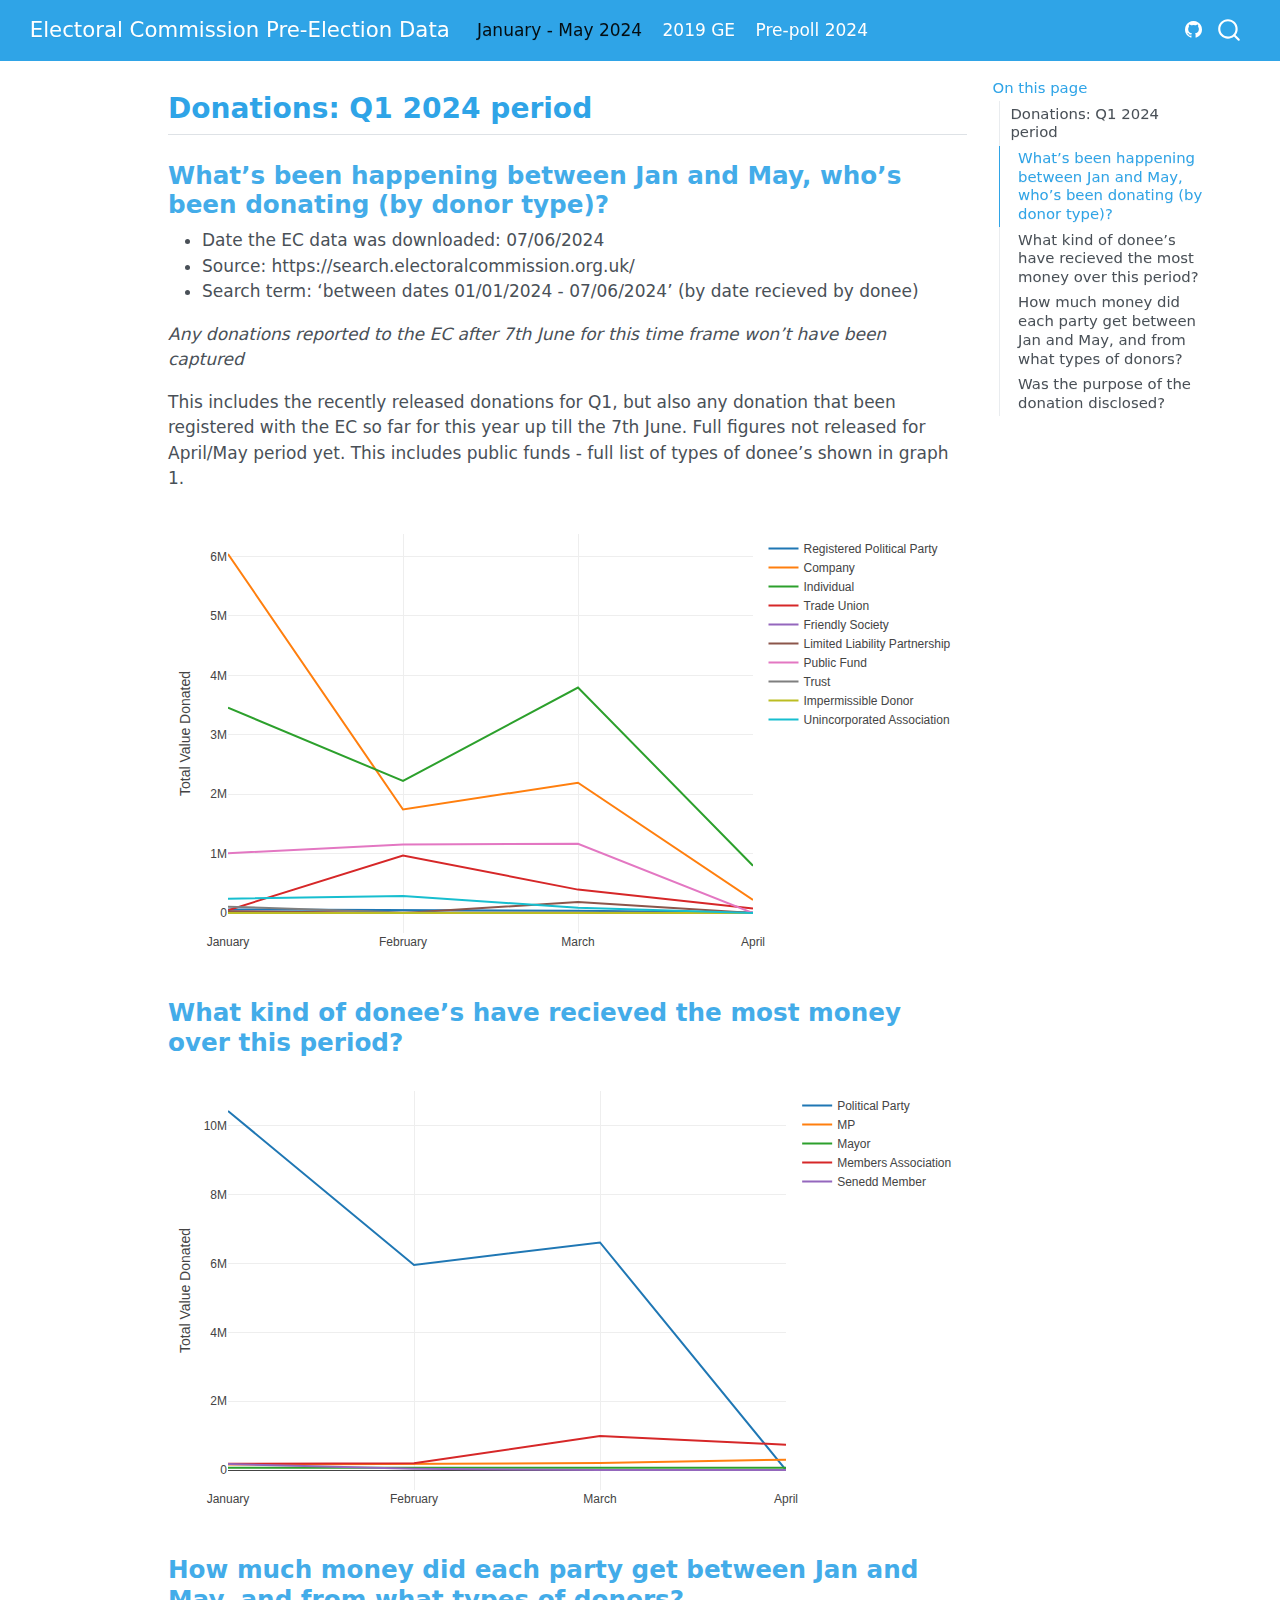
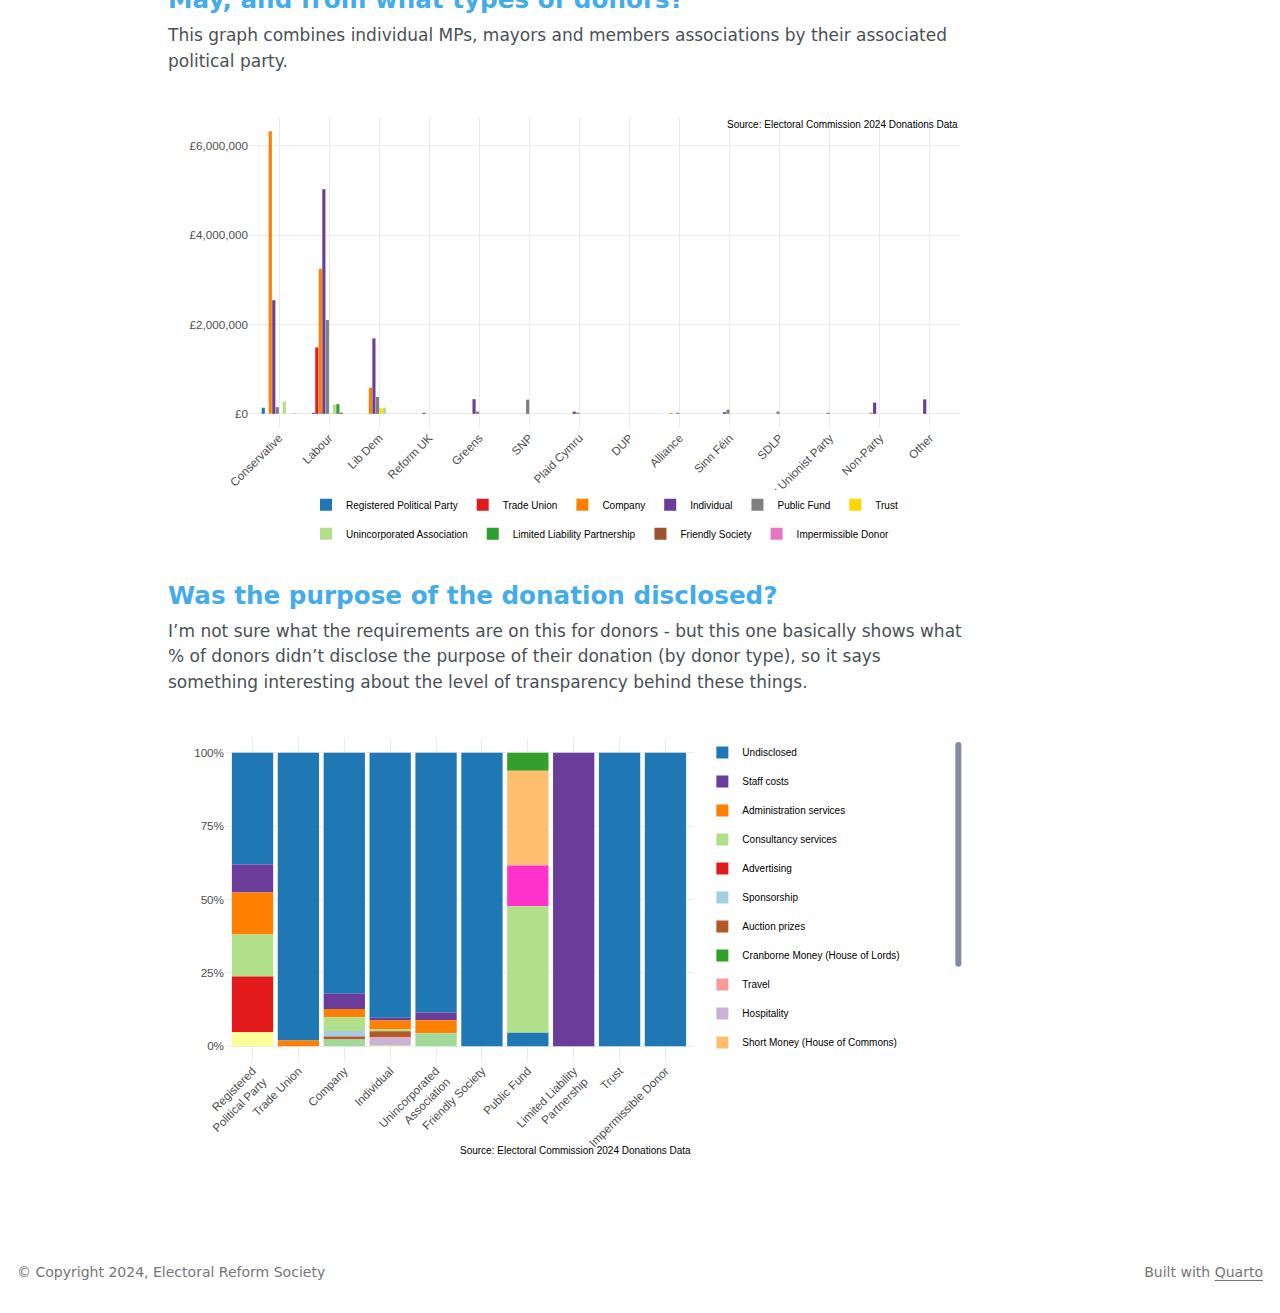
<file: docs/index.html>
<!DOCTYPE html>
<html xmlns="http://www.w3.org/1999/xhtml" lang="en" xml:lang="en"><head>

<meta charset="utf-8">
<meta name="generator" content="quarto-1.4.555">

<meta name="viewport" content="width=device-width, initial-scale=1.0, user-scalable=yes">


<title>Electoral Commission Pre-Election Data -</title>
<style>
code{white-space: pre-wrap;}
span.smallcaps{font-variant: small-caps;}
div.columns{display: flex; gap: min(4vw, 1.5em);}
div.column{flex: auto; overflow-x: auto;}
div.hanging-indent{margin-left: 1.5em; text-indent: -1.5em;}
ul.task-list{list-style: none;}
ul.task-list li input[type="checkbox"] {
  width: 0.8em;
  margin: 0 0.8em 0.2em -1em; /* quarto-specific, see https://github.com/quarto-dev/quarto-cli/issues/4556 */ 
  vertical-align: middle;
}
</style>


<script src="site_libs/quarto-nav/quarto-nav.js"></script>
<script src="site_libs/quarto-nav/headroom.min.js"></script>
<script src="site_libs/clipboard/clipboard.min.js"></script>
<script src="site_libs/quarto-search/autocomplete.umd.js"></script>
<script src="site_libs/quarto-search/fuse.min.js"></script>
<script src="site_libs/quarto-search/quarto-search.js"></script>
<meta name="quarto:offset" content="./">
<script src="site_libs/quarto-html/quarto.js"></script>
<script src="site_libs/quarto-html/popper.min.js"></script>
<script src="site_libs/quarto-html/tippy.umd.min.js"></script>
<script src="site_libs/quarto-html/anchor.min.js"></script>
<link href="site_libs/quarto-html/tippy.css" rel="stylesheet">
<link href="site_libs/quarto-html/quarto-syntax-highlighting.css" rel="stylesheet" id="quarto-text-highlighting-styles">
<script src="site_libs/bootstrap/bootstrap.min.js"></script>
<link href="site_libs/bootstrap/bootstrap-icons.css" rel="stylesheet">
<link href="site_libs/bootstrap/bootstrap.min.css" rel="stylesheet" id="quarto-bootstrap" data-mode="light">
<script id="quarto-search-options" type="application/json">{
  "location": "navbar",
  "copy-button": false,
  "collapse-after": 3,
  "panel-placement": "end",
  "type": "overlay",
  "limit": 50,
  "keyboard-shortcut": [
    "f",
    "/",
    "s"
  ],
  "show-item-context": false,
  "language": {
    "search-no-results-text": "No results",
    "search-matching-documents-text": "matching documents",
    "search-copy-link-title": "Copy link to search",
    "search-hide-matches-text": "Hide additional matches",
    "search-more-match-text": "more match in this document",
    "search-more-matches-text": "more matches in this document",
    "search-clear-button-title": "Clear",
    "search-text-placeholder": "",
    "search-detached-cancel-button-title": "Cancel",
    "search-submit-button-title": "Submit",
    "search-label": "Search"
  }
}</script>
<script src="site_libs/htmlwidgets-1.6.4/htmlwidgets.js"></script>

<script src="site_libs/plotly-binding-4.10.4/plotly.js"></script>

<script src="site_libs/typedarray-0.1/typedarray.min.js"></script>

<script src="site_libs/jquery-3.5.1/jquery.min.js"></script>

<link href="site_libs/crosstalk-1.2.1/css/crosstalk.min.css" rel="stylesheet">

<script src="site_libs/crosstalk-1.2.1/js/crosstalk.min.js"></script>

<link href="site_libs/plotly-htmlwidgets-css-2.11.1/plotly-htmlwidgets.css" rel="stylesheet">

<script src="site_libs/plotly-main-2.11.1/plotly-latest.min.js"></script>



</head>

<body class="nav-fixed">

<div id="quarto-search-results"></div>
  <header id="quarto-header" class="headroom fixed-top">
    <nav class="navbar navbar-expand-lg " data-bs-theme="dark">
      <div class="navbar-container container-fluid">
      <div class="navbar-brand-container mx-auto">
    <a class="navbar-brand" href="./index.html">
    <span class="navbar-title">Electoral Commission Pre-Election Data</span>
    </a>
  </div>
            <div id="quarto-search" class="" title="Search"></div>
          <button class="navbar-toggler" type="button" data-bs-toggle="collapse" data-bs-target="#navbarCollapse" aria-controls="navbarCollapse" aria-expanded="false" aria-label="Toggle navigation" onclick="if (window.quartoToggleHeadroom) { window.quartoToggleHeadroom(); }">
  <span class="navbar-toggler-icon"></span>
</button>
          <div class="collapse navbar-collapse" id="navbarCollapse">
            <ul class="navbar-nav navbar-nav-scroll me-auto">
  <li class="nav-item">
    <a class="nav-link active" href="./index.html" aria-current="page"> 
<span class="menu-text">January - May 2024</span></a>
  </li>  
  <li class="nav-item">
    <a class="nav-link" href="./may2024.html"> 
<span class="menu-text">2019 GE</span></a>
  </li>  
  <li class="nav-item">
    <a class="nav-link" href="./prepoll.html"> 
<span class="menu-text">Pre-poll 2024</span></a>
  </li>  
</ul>
          </div> <!-- /navcollapse -->
          <div class="quarto-navbar-tools">
    <a href="https://github.com/hazelcgordon/campaign_donation_tracker" title="" class="quarto-navigation-tool px-1" aria-label=""><i class="bi bi-github"></i></a>
</div>
      </div> <!-- /container-fluid -->
    </nav>
</header>
<!-- content -->
<div id="quarto-content" class="quarto-container page-columns page-rows-contents page-layout-article page-navbar">
<!-- sidebar -->
<!-- margin-sidebar -->
    <div id="quarto-margin-sidebar" class="sidebar margin-sidebar">
        <nav id="TOC" role="doc-toc" class="toc-active">
    <h2 id="toc-title">On this page</h2>
   
  <ul>
  <li><a href="#donations-q1-2024-period" id="toc-donations-q1-2024-period" class="nav-link active" data-scroll-target="#donations-q1-2024-period">Donations: Q1 2024 period</a>
  <ul class="collapse">
  <li><a href="#whats-been-happening-between-jan-and-may-whos-been-donating-by-donor-type" id="toc-whats-been-happening-between-jan-and-may-whos-been-donating-by-donor-type" class="nav-link" data-scroll-target="#whats-been-happening-between-jan-and-may-whos-been-donating-by-donor-type">What’s been happening between Jan and May, who’s been donating (by donor type)?</a></li>
  <li><a href="#what-kind-of-donees-have-recieved-the-most-money-over-this-period" id="toc-what-kind-of-donees-have-recieved-the-most-money-over-this-period" class="nav-link" data-scroll-target="#what-kind-of-donees-have-recieved-the-most-money-over-this-period">What kind of donee’s have recieved the most money over this period?</a></li>
  <li><a href="#how-much-money-did-each-party-get-between-jan-and-may-and-from-what-types-of-donors" id="toc-how-much-money-did-each-party-get-between-jan-and-may-and-from-what-types-of-donors" class="nav-link" data-scroll-target="#how-much-money-did-each-party-get-between-jan-and-may-and-from-what-types-of-donors">How much money did each party get between Jan and May, and from what types of donors?</a></li>
  <li><a href="#was-the-purpose-of-the-donation-disclosed" id="toc-was-the-purpose-of-the-donation-disclosed" class="nav-link" data-scroll-target="#was-the-purpose-of-the-donation-disclosed">Was the purpose of the donation disclosed?</a></li>
  </ul></li>
  </ul>
</nav>
    </div>
<!-- main -->
<main class="content" id="quarto-document-content">




<section id="donations-q1-2024-period" class="level2">
<h2 class="anchored" data-anchor-id="donations-q1-2024-period">Donations: Q1 2024 period</h2>
<section id="whats-been-happening-between-jan-and-may-whos-been-donating-by-donor-type" class="level3">
<h3 class="anchored" data-anchor-id="whats-been-happening-between-jan-and-may-whos-been-donating-by-donor-type">What’s been happening between Jan and May, who’s been donating (by donor type)?</h3>
<ul>
<li>Date the EC data was downloaded: 07/06/2024</li>
<li>Source: https://search.electoralcommission.org.uk/</li>
<li>Search term: ‘between dates 01/01/2024 - 07/06/2024’ (by date recieved by donee)</li>
</ul>
<p><em>Any donations reported to the EC after 7th June for this time frame won’t have been captured</em></p>
<p>This includes the recently released donations for Q1, but also any donation that been registered with the EC so far for this year up till the 7th June. Full figures not released for April/May period yet. This includes public funds - full list of types of donee’s shown in graph 1.</p>
<div class="cell">
<div class="cell-output-display">
<div class="plotly html-widget html-fill-item" id="htmlwidget-b6b4d0bbdc66fe3dfb99" style="width:100%;height:464px;"></div>
<script type="application/json" data-for="htmlwidget-b6b4d0bbdc66fe3dfb99">{"x":{"visdat":{"4a2429a41954":["function () ","plotlyVisDat"]},"cur_data":"4a2429a41954","attrs":{"4a2429a41954":{"x":{},"alpha_stroke":1,"sizes":[10,100],"spans":[1,20],"y":{},"type":"scatter","mode":"lines","name":"Registered Political Party","text":{},"hoverinfo":"text","inherit":true},"4a2429a41954.1":{"x":{},"alpha_stroke":1,"sizes":[10,100],"spans":[1,20],"y":{},"type":"scatter","mode":"lines","name":"Company","text":{},"hoverinfo":"text","inherit":true},"4a2429a41954.2":{"x":{},"alpha_stroke":1,"sizes":[10,100],"spans":[1,20],"y":{},"type":"scatter","mode":"lines","name":"Individual","text":{},"hoverinfo":"text","inherit":true},"4a2429a41954.3":{"x":{},"alpha_stroke":1,"sizes":[10,100],"spans":[1,20],"y":{},"type":"scatter","mode":"lines","name":"Trade Union","text":{},"hoverinfo":"text","inherit":true},"4a2429a41954.4":{"x":{},"alpha_stroke":1,"sizes":[10,100],"spans":[1,20],"y":{},"type":"scatter","mode":"lines","name":"Friendly Society","text":{},"hoverinfo":"text","inherit":true},"4a2429a41954.5":{"x":{},"alpha_stroke":1,"sizes":[10,100],"spans":[1,20],"y":{},"type":"scatter","mode":"lines","name":"Limited Liability Partnership","text":{},"hoverinfo":"text","inherit":true},"4a2429a41954.6":{"x":{},"alpha_stroke":1,"sizes":[10,100],"spans":[1,20],"y":{},"type":"scatter","mode":"lines","name":"Public Fund","text":{},"hoverinfo":"text","inherit":true},"4a2429a41954.7":{"x":{},"alpha_stroke":1,"sizes":[10,100],"spans":[1,20],"y":{},"type":"scatter","mode":"lines","name":"Trust","text":{},"hoverinfo":"text","inherit":true},"4a2429a41954.8":{"x":{},"alpha_stroke":1,"sizes":[10,100],"spans":[1,20],"y":{},"type":"scatter","mode":"lines","name":"Impermissible Donor","text":{},"hoverinfo":"text","inherit":true},"4a2429a41954.9":{"x":{},"alpha_stroke":1,"sizes":[10,100],"spans":[1,20],"y":{},"type":"scatter","mode":"lines","name":"Unincorporated Association","text":{},"hoverinfo":"text","inherit":true}},"layout":{"margin":{"b":40,"l":60,"t":25,"r":10},"xaxis":{"domain":[0,1],"automargin":true,"title":"","type":"category","categoryorder":"array","categoryarray":["January","February","March","April"]},"yaxis":{"domain":[0,1],"automargin":true,"title":"Total Value Donated"},"hovermode":"closest","showlegend":true},"source":"A","config":{"modeBarButtonsToAdd":["hoverclosest","hovercompare"],"showSendToCloud":false},"data":[{"x":["January","February","March","April"],"y":[60635,51166,39766,11000],"type":"scatter","mode":"lines","name":"Registered Political Party","text":["Registered Political Party: £ 60,635","Registered Political Party: £ 51,166","Registered Political Party: £ 39,766","Registered Political Party: £ 11,000"],"hoverinfo":["text","text","text","text"],"marker":{"color":"rgba(31,119,180,1)","line":{"color":"rgba(31,119,180,1)"}},"error_y":{"color":"rgba(31,119,180,1)"},"error_x":{"color":"rgba(31,119,180,1)"},"line":{"color":"rgba(31,119,180,1)"},"xaxis":"x","yaxis":"y","frame":null},{"x":["January","February","March","April"],"y":[6042123,1742918,2193362,219790],"type":"scatter","mode":"lines","name":"Company","text":["Company: £ 6,042,123","Company: £ 1,742,918","Company: £ 2,193,362","Company: £ 219,790"],"hoverinfo":["text","text","text","text"],"marker":{"color":"rgba(255,127,14,1)","line":{"color":"rgba(255,127,14,1)"}},"error_y":{"color":"rgba(255,127,14,1)"},"error_x":{"color":"rgba(255,127,14,1)"},"line":{"color":"rgba(255,127,14,1)"},"xaxis":"x","yaxis":"y","frame":null},{"x":["January","February","March","April"],"y":[3454603,2222427,3794247,796390],"type":"scatter","mode":"lines","name":"Individual","text":["Individual: £ 3,454,603","Individual: £ 2,222,427","Individual: £ 3,794,247","Individual: £ 796,390"],"hoverinfo":["text","text","text","text"],"marker":{"color":"rgba(44,160,44,1)","line":{"color":"rgba(44,160,44,1)"}},"error_y":{"color":"rgba(44,160,44,1)"},"error_x":{"color":"rgba(44,160,44,1)"},"line":{"color":"rgba(44,160,44,1)"},"xaxis":"x","yaxis":"y","frame":null},{"x":["January","February","March","April"],"y":[48225,968356,394337,74672],"type":"scatter","mode":"lines","name":"Trade Union","text":["Trade Union: £ 48,225","Trade Union: £ 968,356","Trade Union: £ 394,337","Trade Union: £ 74,672"],"hoverinfo":["text","text","text","text"],"marker":{"color":"rgba(214,39,40,1)","line":{"color":"rgba(214,39,40,1)"}},"error_y":{"color":"rgba(214,39,40,1)"},"error_x":{"color":"rgba(214,39,40,1)"},"line":{"color":"rgba(214,39,40,1)"},"xaxis":"x","yaxis":"y","frame":null},{"x":["January","February","March","April"],"y":[25758,0,0,0],"type":"scatter","mode":"lines","name":"Friendly Society","text":["Friendly Society: £ 25,758","Friendly Society: £ 0","Friendly Society: £ 0","Friendly Society: £ 0"],"hoverinfo":["text","text","text","text"],"marker":{"color":"rgba(148,103,189,1)","line":{"color":"rgba(148,103,189,1)"}},"error_y":{"color":"rgba(148,103,189,1)"},"error_x":{"color":"rgba(148,103,189,1)"},"line":{"color":"rgba(148,103,189,1)"},"xaxis":"x","yaxis":"y","frame":null},{"x":["January","February","March","April"],"y":[30062,0,186196,0],"type":"scatter","mode":"lines","name":"Limited Liability Partnership","text":["Limited Liability Partnership: £ 30,062","Limited Liability Partnership: £ 0","Limited Liability Partnership: £ 186,196","Limited Liability Partnership: £ 0"],"hoverinfo":["text","text","text","text"],"marker":{"color":"rgba(140,86,75,1)","line":{"color":"rgba(140,86,75,1)"}},"error_y":{"color":"rgba(140,86,75,1)"},"error_x":{"color":"rgba(140,86,75,1)"},"line":{"color":"rgba(140,86,75,1)"},"xaxis":"x","yaxis":"y","frame":null},{"x":["January","February","March","April"],"y":[1007508,1153941,1166897,0],"type":"scatter","mode":"lines","name":"Public Fund","text":["Public Fund: £ 1,007,508","Public Fund: £ 1,153,941","Public Fund: £ 1,166,897","Public Fund: £ 0"],"hoverinfo":["text","text","text","text"],"marker":{"color":"rgba(227,119,194,1)","line":{"color":"rgba(227,119,194,1)"}},"error_y":{"color":"rgba(227,119,194,1)"},"error_x":{"color":"rgba(227,119,194,1)"},"line":{"color":"rgba(227,119,194,1)"},"xaxis":"x","yaxis":"y","frame":null},{"x":["January","February","March","April"],"y":[107872,10000,8881,0],"type":"scatter","mode":"lines","name":"Trust","text":["Trust: £ 107,872","Trust: £ 10,000","Trust: £ 8,881","Trust: £ 0"],"hoverinfo":["text","text","text","text"],"marker":{"color":"rgba(127,127,127,1)","line":{"color":"rgba(127,127,127,1)"}},"error_y":{"color":"rgba(127,127,127,1)"},"error_x":{"color":"rgba(127,127,127,1)"},"line":{"color":"rgba(127,127,127,1)"},"xaxis":"x","yaxis":"y","frame":null},{"x":["January","February","March","April"],"y":[0,2500,10000,0],"type":"scatter","mode":"lines","name":"Impermissible Donor","text":["Impermissible Donor: £ 0","Impermissible Donor: £ 2,500","Impermissible Donor: £ 10,000","Impermissible Donor: £ 0"],"hoverinfo":["text","text","text","text"],"marker":{"color":"rgba(188,189,34,1)","line":{"color":"rgba(188,189,34,1)"}},"error_y":{"color":"rgba(188,189,34,1)"},"error_x":{"color":"rgba(188,189,34,1)"},"line":{"color":"rgba(188,189,34,1)"},"xaxis":"x","yaxis":"y","frame":null},{"x":["January","February","March","April"],"y":[241991,287186,88667,2500],"type":"scatter","mode":"lines","name":"Unincorporated Association","text":["Unincorporated Association: £ 241,991","Unincorporated Association: £ 287,186","Unincorporated Association: £ 88,667","Unincorporated Association: £ 2,500"],"hoverinfo":["text","text","text","text"],"marker":{"color":"rgba(23,190,207,1)","line":{"color":"rgba(23,190,207,1)"}},"error_y":{"color":"rgba(23,190,207,1)"},"error_x":{"color":"rgba(23,190,207,1)"},"line":{"color":"rgba(23,190,207,1)"},"xaxis":"x","yaxis":"y","frame":null}],"highlight":{"on":"plotly_click","persistent":false,"dynamic":false,"selectize":false,"opacityDim":0.20000000000000001,"selected":{"opacity":1},"debounce":0},"shinyEvents":["plotly_hover","plotly_click","plotly_selected","plotly_relayout","plotly_brushed","plotly_brushing","plotly_clickannotation","plotly_doubleclick","plotly_deselect","plotly_afterplot","plotly_sunburstclick"],"base_url":"https://plot.ly"},"evals":[],"jsHooks":[]}</script>
</div>
</div>
</section>
<section id="what-kind-of-donees-have-recieved-the-most-money-over-this-period" class="level3">
<h3 class="anchored" data-anchor-id="what-kind-of-donees-have-recieved-the-most-money-over-this-period">What kind of donee’s have recieved the most money over this period?</h3>
<div class="cell">
<div class="cell-output-display">
<div class="plotly html-widget html-fill-item" id="htmlwidget-c50c8e4919831f3c4a87" style="width:100%;height:464px;"></div>
<script type="application/json" data-for="htmlwidget-c50c8e4919831f3c4a87">{"x":{"visdat":{"4a244030274c":["function () ","plotlyVisDat"]},"cur_data":"4a244030274c","attrs":{"4a244030274c":{"x":{},"alpha_stroke":1,"sizes":[10,100],"spans":[1,20],"y":{},"type":"scatter","mode":"lines","name":"Political Party","text":{},"hoverinfo":"text","inherit":true},"4a244030274c.1":{"x":{},"alpha_stroke":1,"sizes":[10,100],"spans":[1,20],"y":{},"type":"scatter","mode":"lines","name":"MP","text":{},"hoverinfo":"text","inherit":true},"4a244030274c.2":{"x":{},"alpha_stroke":1,"sizes":[10,100],"spans":[1,20],"y":{},"type":"scatter","mode":"lines","name":"Mayor","text":{},"hoverinfo":"text","inherit":true},"4a244030274c.3":{"x":{},"alpha_stroke":1,"sizes":[10,100],"spans":[1,20],"y":{},"type":"scatter","mode":"lines","name":"Members Association","text":{},"hoverinfo":"text","inherit":true},"4a244030274c.4":{"x":{},"alpha_stroke":1,"sizes":[10,100],"spans":[1,20],"y":{},"type":"scatter","mode":"lines","name":"Senedd Member","text":{},"hoverinfo":"text","inherit":true}},"layout":{"margin":{"b":40,"l":60,"t":25,"r":10},"xaxis":{"domain":[0,1],"automargin":true,"title":"","type":"category","categoryorder":"array","categoryarray":["January","February","March","April"]},"yaxis":{"domain":[0,1],"automargin":true,"title":"Total Value Donated"},"hovermode":"closest","showlegend":true},"source":"A","config":{"modeBarButtonsToAdd":["hoverclosest","hovercompare"],"showSendToCloud":false},"data":[{"x":["January","February","March","April"],"y":[10436505,5959549,6614428,0],"type":"scatter","mode":"lines","name":"Political Party","text":["Political Party: £ 10,436,505","Political Party: £ 5,959,549","Political Party: £ 6,614,428","Political Party: £ 0"],"hoverinfo":["text","text","text","text"],"marker":{"color":"rgba(31,119,180,1)","line":{"color":"rgba(31,119,180,1)"}},"error_y":{"color":"rgba(31,119,180,1)"},"error_x":{"color":"rgba(31,119,180,1)"},"line":{"color":"rgba(31,119,180,1)"},"xaxis":"x","yaxis":"y","frame":null},{"x":["January","February","March","April"],"y":[159841,185279,201850,302456],"type":"scatter","mode":"lines","name":"MP","text":["MP: £ 159,841","MP: £ 185,279","MP: £ 201,850","MP: £ 302,456"],"hoverinfo":["text","text","text","text"],"marker":{"color":"rgba(255,127,14,1)","line":{"color":"rgba(255,127,14,1)"}},"error_y":{"color":"rgba(255,127,14,1)"},"error_x":{"color":"rgba(255,127,14,1)"},"line":{"color":"rgba(255,127,14,1)"},"xaxis":"x","yaxis":"y","frame":null},{"x":["January","February","March","April"],"y":[66635,61166,73574,67000],"type":"scatter","mode":"lines","name":"Mayor","text":["Mayor: £ 66,635","Mayor: £ 61,166","Mayor: £ 73,574","Mayor: £ 67,000"],"hoverinfo":["text","text","text","text"],"marker":{"color":"rgba(44,160,44,1)","line":{"color":"rgba(44,160,44,1)"}},"error_y":{"color":"rgba(44,160,44,1)"},"error_x":{"color":"rgba(44,160,44,1)"},"line":{"color":"rgba(44,160,44,1)"},"xaxis":"x","yaxis":"y","frame":null},{"x":["January","February","March","April"],"y":[182896,195000,992500,734896],"type":"scatter","mode":"lines","name":"Members Association","text":["Members Association: £ 182,896","Members Association: £ 195,000","Members Association: £ 992,500","Members Association: £ 734,896"],"hoverinfo":["text","text","text","text"],"marker":{"color":"rgba(214,39,40,1)","line":{"color":"rgba(214,39,40,1)"}},"error_y":{"color":"rgba(214,39,40,1)"},"error_x":{"color":"rgba(214,39,40,1)"},"line":{"color":"rgba(214,39,40,1)"},"xaxis":"x","yaxis":"y","frame":null},{"x":["January","February","March","April"],"y":[172900,37500,0,0],"type":"scatter","mode":"lines","name":"Senedd Member","text":["Senedd Member: £ 172,900","Senedd Member: £ 37,500","Senedd Member: £ 0","Senedd Member: £ 0"],"hoverinfo":["text","text","text","text"],"marker":{"color":"rgba(148,103,189,1)","line":{"color":"rgba(148,103,189,1)"}},"error_y":{"color":"rgba(148,103,189,1)"},"error_x":{"color":"rgba(148,103,189,1)"},"line":{"color":"rgba(148,103,189,1)"},"xaxis":"x","yaxis":"y","frame":null}],"highlight":{"on":"plotly_click","persistent":false,"dynamic":false,"selectize":false,"opacityDim":0.20000000000000001,"selected":{"opacity":1},"debounce":0},"shinyEvents":["plotly_hover","plotly_click","plotly_selected","plotly_relayout","plotly_brushed","plotly_brushing","plotly_clickannotation","plotly_doubleclick","plotly_deselect","plotly_afterplot","plotly_sunburstclick"],"base_url":"https://plot.ly"},"evals":[],"jsHooks":[]}</script>
</div>
</div>
</section>
<section id="how-much-money-did-each-party-get-between-jan-and-may-and-from-what-types-of-donors" class="level3">
<h3 class="anchored" data-anchor-id="how-much-money-did-each-party-get-between-jan-and-may-and-from-what-types-of-donors">How much money did each party get between Jan and May, and from what types of donors?</h3>
<p>This graph combines individual MPs, mayors and members associations by their associated political party.</p>
<div class="cell" data-layout-align="center">
<div class="cell-output-display">
<div class="plotly html-widget html-fill-item" id="htmlwidget-b1d5c8fa54216d8c1b0e" style="width:100%;height:464px;"></div>
<script type="application/json" data-for="htmlwidget-b1d5c8fa54216d8c1b0e">{"x":{"data":[{"orientation":"v","width":[0.062999999999999945,0.063000000000000167,0.062999999999999723,0.062999999999999723,0.063000000000000611,0.063000000000000611,0.063000000000000611,0.063000000000000611,0.062999999999998835,0.062999999999998835,0.062999999999998835,0.062999999999998835,0.062999999999998835,0.062999999999998835],"base":[0,0,0,0,0,0,0,0,0,0,0,0,0,0],"x":[0.68499999999999994,1.6850000000000001,2.6849999999999996,3.6850000000000005,4.6850000000000005,5.6850000000000005,6.6850000000000005,7.6850000000000005,8.6850000000000005,9.6850000000000005,10.685,11.685,12.685,13.685],"y":[136986.54000000001,25580,0,0,0,0,0,0,0,0,0,0,0,0],"text":["Total Value: £  136,986.54<br>Donor Status: Registered Political Party<br>Party Affiliation: Conservative","Total Value: £   25,580.00<br>Donor Status: Registered Political Party<br>Party Affiliation: Labour","Total Value: £        0.00<br>Donor Status: Registered Political Party<br>Party Affiliation: Lib Dem","Total Value: £        0.00<br>Donor Status: Registered Political Party<br>Party Affiliation: Reform UK","Total Value: £        0.00<br>Donor Status: Registered Political Party<br>Party Affiliation: Greens","Total Value: £        0.00<br>Donor Status: Registered Political Party<br>Party Affiliation: SNP","Total Value: £        0.00<br>Donor Status: Registered Political Party<br>Party Affiliation: Plaid Cymru","Total Value: £        0.00<br>Donor Status: Registered Political Party<br>Party Affiliation: DUP","Total Value: £        0.00<br>Donor Status: Registered Political Party<br>Party Affiliation: Alliance","Total Value: £        0.00<br>Donor Status: Registered Political Party<br>Party Affiliation: Sinn Féin","Total Value: £        0.00<br>Donor Status: Registered Political Party<br>Party Affiliation: SDLP","Total Value: £        0.00<br>Donor Status: Registered Political Party<br>Party Affiliation: Ulster Unionist Party","Total Value: £        0.00<br>Donor Status: Registered Political Party<br>Party Affiliation: Non-Party","Total Value: £        0.00<br>Donor Status: Registered Political Party<br>Party Affiliation: Other"],"type":"bar","textposition":"none","marker":{"autocolorscale":false,"color":"rgba(31,120,180,1)","line":{"width":1.8897637795275593,"color":"transparent"}},"name":"Registered Political Party","legendgroup":"Registered Political Party","showlegend":true,"xaxis":"x","yaxis":"y","hoverinfo":"text","frame":null},{"orientation":"v","width":[0.062999999999999945,0.063000000000000167,0.062999999999999723,0.062999999999999723,0.063000000000000611,0.063000000000000611,0.063000000000000611,0.063000000000000611,0.062999999999998835,0.062999999999998835,0.062999999999998835,0.062999999999998835,0.062999999999998835,0.062999999999998835],"base":[0,0,0,0,0,0,0,0,0,0,0,0,0,0],"x":[0.75499999999999989,1.7549999999999999,2.7549999999999999,3.7550000000000003,4.7550000000000008,5.7550000000000008,6.7550000000000008,7.7550000000000008,8.7550000000000008,9.7550000000000008,10.755000000000001,11.755000000000001,12.755000000000001,13.755000000000001],"y":[0,1485589.6000000001,0,0,0,0,0,0,0,0,0,0,0,0],"text":["Total Value: £        0.00<br>Donor Status: Trade Union<br>Party Affiliation: Conservative","Total Value: £1,485,589.60<br>Donor Status: Trade Union<br>Party Affiliation: Labour","Total Value: £        0.00<br>Donor Status: Trade Union<br>Party Affiliation: Lib Dem","Total Value: £        0.00<br>Donor Status: Trade Union<br>Party Affiliation: Reform UK","Total Value: £        0.00<br>Donor Status: Trade Union<br>Party Affiliation: Greens","Total Value: £        0.00<br>Donor Status: Trade Union<br>Party Affiliation: SNP","Total Value: £        0.00<br>Donor Status: Trade Union<br>Party Affiliation: Plaid Cymru","Total Value: £        0.00<br>Donor Status: Trade Union<br>Party Affiliation: DUP","Total Value: £        0.00<br>Donor Status: Trade Union<br>Party Affiliation: Alliance","Total Value: £        0.00<br>Donor Status: Trade Union<br>Party Affiliation: Sinn Féin","Total Value: £        0.00<br>Donor Status: Trade Union<br>Party Affiliation: SDLP","Total Value: £        0.00<br>Donor Status: Trade Union<br>Party Affiliation: Ulster Unionist Party","Total Value: £        0.00<br>Donor Status: Trade Union<br>Party Affiliation: Non-Party","Total Value: £        0.00<br>Donor Status: Trade Union<br>Party Affiliation: Other"],"type":"bar","textposition":"none","marker":{"autocolorscale":false,"color":"rgba(227,26,28,1)","line":{"width":1.8897637795275593,"color":"transparent"}},"name":"Trade Union","legendgroup":"Trade Union","showlegend":true,"xaxis":"x","yaxis":"y","hoverinfo":"text","frame":null},{"orientation":"v","width":[0.062999999999999945,0.063000000000000167,0.062999999999999723,0.062999999999999723,0.063000000000000611,0.063000000000000611,0.063000000000000611,0.063000000000000611,0.062999999999998835,0.062999999999998835,0.062999999999998835,0.062999999999998835,0.062999999999998835,0.062999999999998835],"base":[0,0,0,0,0,0,0,0,0,0,0,0,0,0],"x":[0.82499999999999996,1.825,2.8250000000000002,3.8250000000000002,4.8250000000000002,5.8250000000000002,6.8250000000000002,7.8250000000000002,8.8249999999999993,9.8249999999999993,10.824999999999999,11.824999999999999,12.824999999999999,13.824999999999999],"y":[6322978.0899999999,3244402.7200000002,583888.39000000001,0,0,2923.5700000000002,0,0,16500,0,0,0,27500,0],"text":["Total Value: £6,322,978.09<br>Donor Status: Company<br>Party Affiliation: Conservative","Total Value: £3,244,402.72<br>Donor Status: Company<br>Party Affiliation: Labour","Total Value: £  583,888.39<br>Donor Status: Company<br>Party Affiliation: Lib Dem","Total Value: £        0.00<br>Donor Status: Company<br>Party Affiliation: Reform UK","Total Value: £        0.00<br>Donor Status: Company<br>Party Affiliation: Greens","Total Value: £    2,923.57<br>Donor Status: Company<br>Party Affiliation: SNP","Total Value: £        0.00<br>Donor Status: Company<br>Party Affiliation: Plaid Cymru","Total Value: £        0.00<br>Donor Status: Company<br>Party Affiliation: DUP","Total Value: £   16,500.00<br>Donor Status: Company<br>Party Affiliation: Alliance","Total Value: £        0.00<br>Donor Status: Company<br>Party Affiliation: Sinn Féin","Total Value: £        0.00<br>Donor Status: Company<br>Party Affiliation: SDLP","Total Value: £        0.00<br>Donor Status: Company<br>Party Affiliation: Ulster Unionist Party","Total Value: £   27,500.00<br>Donor Status: Company<br>Party Affiliation: Non-Party","Total Value: £        0.00<br>Donor Status: Company<br>Party Affiliation: Other"],"type":"bar","textposition":"none","marker":{"autocolorscale":false,"color":"rgba(255,127,0,1)","line":{"width":1.8897637795275593,"color":"transparent"}},"name":"Company","legendgroup":"Company","showlegend":true,"xaxis":"x","yaxis":"y","hoverinfo":"text","frame":null},{"orientation":"v","width":[0.062999999999999945,0.063000000000000167,0.062999999999999723,0.062999999999999723,0.063000000000000611,0.063000000000000611,0.063000000000000611,0.063000000000000611,0.062999999999998835,0.062999999999998835,0.062999999999998835,0.062999999999998835,0.062999999999998835,0.062999999999998835],"base":[0,0,0,0,0,0,0,0,0,0,0,0,0,0],"x":[0.89499999999999991,1.895,2.895,3.8950000000000005,4.8949999999999996,5.8949999999999996,6.8949999999999996,7.8949999999999996,8.8949999999999996,9.8949999999999996,10.895,11.895,12.895,13.895],"y":[2541245.0499999998,5024319.0499999998,1687420.1200000001,25000,328564.35999999999,0,50000,0,0,37047.910000000003,0,0,250000,324070],"text":["Total Value: £2,541,245.05<br>Donor Status: Individual<br>Party Affiliation: Conservative","Total Value: £5,024,319.05<br>Donor Status: Individual<br>Party Affiliation: Labour","Total Value: £1,687,420.12<br>Donor Status: Individual<br>Party Affiliation: Lib Dem","Total Value: £   25,000.00<br>Donor Status: Individual<br>Party Affiliation: Reform UK","Total Value: £  328,564.36<br>Donor Status: Individual<br>Party Affiliation: Greens","Total Value: £        0.00<br>Donor Status: Individual<br>Party Affiliation: SNP","Total Value: £   50,000.00<br>Donor Status: Individual<br>Party Affiliation: Plaid Cymru","Total Value: £        0.00<br>Donor Status: Individual<br>Party Affiliation: DUP","Total Value: £        0.00<br>Donor Status: Individual<br>Party Affiliation: Alliance","Total Value: £   37,047.91<br>Donor Status: Individual<br>Party Affiliation: Sinn Féin","Total Value: £        0.00<br>Donor Status: Individual<br>Party Affiliation: SDLP","Total Value: £        0.00<br>Donor Status: Individual<br>Party Affiliation: Ulster Unionist Party","Total Value: £  250,000.00<br>Donor Status: Individual<br>Party Affiliation: Non-Party","Total Value: £  324,070.00<br>Donor Status: Individual<br>Party Affiliation: Other"],"type":"bar","textposition":"none","marker":{"autocolorscale":false,"color":"rgba(106,61,154,1)","line":{"width":1.8897637795275593,"color":"transparent"}},"name":"Individual","legendgroup":"Individual","showlegend":true,"xaxis":"x","yaxis":"y","hoverinfo":"text","frame":null},{"orientation":"v","width":[0.062999999999999945,0.063000000000000167,0.062999999999999723,0.062999999999999723,0.063000000000000611,0.063000000000000611,0.063000000000000611,0.063000000000000611,0.062999999999998835,0.062999999999998835,0.062999999999998835,0.062999999999998835,0.062999999999998835,0.062999999999998835],"base":[0,0,0,0,0,0,0,0,0,0,0,0,0,0],"x":[0.96499999999999997,1.9649999999999999,2.9649999999999999,3.9649999999999999,4.9649999999999999,5.9649999999999999,6.9649999999999999,7.9649999999999999,8.9649999999999999,9.9649999999999999,10.965,11.965,12.965,13.965],"y":[151292.06,2099879.21,377619.11000000004,0,51690.860000000001,317511.29999999999,29638.350000000002,0,24903.049999999999,94364.400000000009,51480.230000000003,25270.380000000001,0,0],"text":["Total Value: £  151,292.06<br>Donor Status: Public Fund<br>Party Affiliation: Conservative","Total Value: £2,099,879.21<br>Donor Status: Public Fund<br>Party Affiliation: Labour","Total Value: £  377,619.11<br>Donor Status: Public Fund<br>Party Affiliation: Lib Dem","Total Value: £        0.00<br>Donor Status: Public Fund<br>Party Affiliation: Reform UK","Total Value: £   51,690.86<br>Donor Status: Public Fund<br>Party Affiliation: Greens","Total Value: £  317,511.30<br>Donor Status: Public Fund<br>Party Affiliation: SNP","Total Value: £   29,638.35<br>Donor Status: Public Fund<br>Party Affiliation: Plaid Cymru","Total Value: £        0.00<br>Donor Status: Public Fund<br>Party Affiliation: DUP","Total Value: £   24,903.05<br>Donor Status: Public Fund<br>Party Affiliation: Alliance","Total Value: £   94,364.40<br>Donor Status: Public Fund<br>Party Affiliation: Sinn Féin","Total Value: £   51,480.23<br>Donor Status: Public Fund<br>Party Affiliation: SDLP","Total Value: £   25,270.38<br>Donor Status: Public Fund<br>Party Affiliation: Ulster Unionist Party","Total Value: £        0.00<br>Donor Status: Public Fund<br>Party Affiliation: Non-Party","Total Value: £        0.00<br>Donor Status: Public Fund<br>Party Affiliation: Other"],"type":"bar","textposition":"none","marker":{"autocolorscale":false,"color":"rgba(127,127,127,1)","line":{"width":1.8897637795275593,"color":"transparent"}},"name":"Public Fund","legendgroup":"Public Fund","showlegend":true,"xaxis":"x","yaxis":"y","hoverinfo":"text","frame":null},{"orientation":"v","width":[0.063000000000000167,0.062999999999999723,0.062999999999999723,0.063000000000000611,0.063000000000000611,0.063000000000000611,0.063000000000000611,0.062999999999998835,0.062999999999998835,0.062999999999998835,0.062999999999998835,0.062999999999998835,0.062999999999998835,0.062999999999998835],"base":[0,0,0,0,0,0,0,0,0,0,0,0,0,0],"x":[1.0349999999999999,2.0350000000000001,3.0350000000000001,4.0350000000000001,5.0350000000000001,6.0350000000000001,7.0350000000000001,8.0350000000000001,9.0350000000000001,10.035,11.035,12.035,13.035,14.035],"y":[0,3881.4200000000001,122872.3,0,0,0,0,0,0,0,0,0,0,0],"text":["Total Value: £        0.00<br>Donor Status: Trust<br>Party Affiliation: Conservative","Total Value: £    3,881.42<br>Donor Status: Trust<br>Party Affiliation: Labour","Total Value: £  122,872.30<br>Donor Status: Trust<br>Party Affiliation: Lib Dem","Total Value: £        0.00<br>Donor Status: Trust<br>Party Affiliation: Reform UK","Total Value: £        0.00<br>Donor Status: Trust<br>Party Affiliation: Greens","Total Value: £        0.00<br>Donor Status: Trust<br>Party Affiliation: SNP","Total Value: £        0.00<br>Donor Status: Trust<br>Party Affiliation: Plaid Cymru","Total Value: £        0.00<br>Donor Status: Trust<br>Party Affiliation: DUP","Total Value: £        0.00<br>Donor Status: Trust<br>Party Affiliation: Alliance","Total Value: £        0.00<br>Donor Status: Trust<br>Party Affiliation: Sinn Féin","Total Value: £        0.00<br>Donor Status: Trust<br>Party Affiliation: SDLP","Total Value: £        0.00<br>Donor Status: Trust<br>Party Affiliation: Ulster Unionist Party","Total Value: £        0.00<br>Donor Status: Trust<br>Party Affiliation: Non-Party","Total Value: £        0.00<br>Donor Status: Trust<br>Party Affiliation: Other"],"type":"bar","textposition":"none","marker":{"autocolorscale":false,"color":"rgba(255,215,0,1)","line":{"width":1.8897637795275593,"color":"transparent"}},"name":"Trust","legendgroup":"Trust","showlegend":true,"xaxis":"x","yaxis":"y","hoverinfo":"text","frame":null},{"orientation":"v","width":[0.063000000000000167,0.062999999999999723,0.062999999999999723,0.063000000000000611,0.063000000000000611,0.063000000000000611,0.063000000000000611,0.062999999999998835,0.062999999999998835,0.062999999999998835,0.062999999999998835,0.062999999999998835,0.062999999999998835,0.062999999999998835],"base":[0,0,0,0,0,0,0,0,0,0,0,0,0,0],"x":[1.105,2.105,3.105,4.1050000000000004,5.1050000000000004,6.1050000000000004,7.1050000000000004,8.1050000000000004,9.1050000000000004,10.105,11.105,12.105,13.105,14.105],"y":[272802.07000000001,207834.17999999999,139708.17000000001,0,0,0,0,0,0,0,0,0,0,0],"text":["Total Value: £  272,802.07<br>Donor Status: Unincorporated Association<br>Party Affiliation: Conservative","Total Value: £  207,834.18<br>Donor Status: Unincorporated Association<br>Party Affiliation: Labour","Total Value: £  139,708.17<br>Donor Status: Unincorporated Association<br>Party Affiliation: Lib Dem","Total Value: £        0.00<br>Donor Status: Unincorporated Association<br>Party Affiliation: Reform UK","Total Value: £        0.00<br>Donor Status: Unincorporated Association<br>Party Affiliation: Greens","Total Value: £        0.00<br>Donor Status: Unincorporated Association<br>Party Affiliation: SNP","Total Value: £        0.00<br>Donor Status: Unincorporated Association<br>Party Affiliation: Plaid Cymru","Total Value: £        0.00<br>Donor Status: Unincorporated Association<br>Party Affiliation: DUP","Total Value: £        0.00<br>Donor Status: Unincorporated Association<br>Party Affiliation: Alliance","Total Value: £        0.00<br>Donor Status: Unincorporated Association<br>Party Affiliation: Sinn Féin","Total Value: £        0.00<br>Donor Status: Unincorporated Association<br>Party Affiliation: SDLP","Total Value: £        0.00<br>Donor Status: Unincorporated Association<br>Party Affiliation: Ulster Unionist Party","Total Value: £        0.00<br>Donor Status: Unincorporated Association<br>Party Affiliation: Non-Party","Total Value: £        0.00<br>Donor Status: Unincorporated Association<br>Party Affiliation: Other"],"type":"bar","textposition":"none","marker":{"autocolorscale":false,"color":"rgba(178,223,138,1)","line":{"width":1.8897637795275593,"color":"transparent"}},"name":"Unincorporated Association","legendgroup":"Unincorporated Association","showlegend":true,"xaxis":"x","yaxis":"y","hoverinfo":"text","frame":null},{"orientation":"v","width":[0.063000000000000167,0.062999999999999723,0.062999999999999723,0.063000000000000611,0.063000000000000611,0.063000000000000611,0.063000000000000611,0.062999999999998835,0.062999999999998835,0.062999999999998835,0.062999999999998835,0.062999999999998835,0.062999999999998835,0.062999999999998835],"base":[0,0,0,0,0,0,0,0,0,0,0,0,0,0],"x":[1.1749999999999998,2.1749999999999998,3.1749999999999998,4.1750000000000007,5.1749999999999998,6.1749999999999998,7.1749999999999998,8.1750000000000007,9.1750000000000007,10.175000000000001,11.175000000000001,12.175000000000001,13.175000000000001,14.175000000000001],"y":[0,216257.39999999999,0,0,0,0,0,0,0,0,0,0,0,0],"text":["Total Value: £        0.00<br>Donor Status: Limited Liability Partnership<br>Party Affiliation: Conservative","Total Value: £  216,257.40<br>Donor Status: Limited Liability Partnership<br>Party Affiliation: Labour","Total Value: £        0.00<br>Donor Status: Limited Liability Partnership<br>Party Affiliation: Lib Dem","Total Value: £        0.00<br>Donor Status: Limited Liability Partnership<br>Party Affiliation: Reform UK","Total Value: £        0.00<br>Donor Status: Limited Liability Partnership<br>Party Affiliation: Greens","Total Value: £        0.00<br>Donor Status: Limited Liability Partnership<br>Party Affiliation: SNP","Total Value: £        0.00<br>Donor Status: Limited Liability Partnership<br>Party Affiliation: Plaid Cymru","Total Value: £        0.00<br>Donor Status: Limited Liability Partnership<br>Party Affiliation: DUP","Total Value: £        0.00<br>Donor Status: Limited Liability Partnership<br>Party Affiliation: Alliance","Total Value: £        0.00<br>Donor Status: Limited Liability Partnership<br>Party Affiliation: Sinn Féin","Total Value: £        0.00<br>Donor Status: Limited Liability Partnership<br>Party Affiliation: SDLP","Total Value: £        0.00<br>Donor Status: Limited Liability Partnership<br>Party Affiliation: Ulster Unionist Party","Total Value: £        0.00<br>Donor Status: Limited Liability Partnership<br>Party Affiliation: Non-Party","Total Value: £        0.00<br>Donor Status: Limited Liability Partnership<br>Party Affiliation: Other"],"type":"bar","textposition":"none","marker":{"autocolorscale":false,"color":"rgba(44,160,44,1)","line":{"width":1.8897637795275593,"color":"transparent"}},"name":"Limited Liability Partnership","legendgroup":"Limited Liability Partnership","showlegend":true,"xaxis":"x","yaxis":"y","hoverinfo":"text","frame":null},{"orientation":"v","width":[0.063000000000000167,0.062999999999999723,0.062999999999999723,0.063000000000000611,0.063000000000000611,0.063000000000000611,0.063000000000000611,0.062999999999998835,0.062999999999998835,0.062999999999998835,0.062999999999998835,0.062999999999998835,0.062999999999998835,0.062999999999998835],"base":[0,0,0,0,0,0,0,0,0,0,0,0,0,0],"x":[1.2450000000000001,2.2450000000000001,3.2450000000000001,4.2450000000000001,5.2449999999999992,6.2449999999999992,7.2449999999999992,8.2449999999999992,9.2449999999999992,10.244999999999999,11.244999999999999,12.244999999999999,13.244999999999999,14.244999999999999],"y":[0,25758,0,0,0,0,0,0,0,0,0,0,0,0],"text":["Total Value: £        0.00<br>Donor Status: Friendly Society<br>Party Affiliation: Conservative","Total Value: £   25,758.00<br>Donor Status: Friendly Society<br>Party Affiliation: Labour","Total Value: £        0.00<br>Donor Status: Friendly Society<br>Party Affiliation: Lib Dem","Total Value: £        0.00<br>Donor Status: Friendly Society<br>Party Affiliation: Reform UK","Total Value: £        0.00<br>Donor Status: Friendly Society<br>Party Affiliation: Greens","Total Value: £        0.00<br>Donor Status: Friendly Society<br>Party Affiliation: SNP","Total Value: £        0.00<br>Donor Status: Friendly Society<br>Party Affiliation: Plaid Cymru","Total Value: £        0.00<br>Donor Status: Friendly Society<br>Party Affiliation: DUP","Total Value: £        0.00<br>Donor Status: Friendly Society<br>Party Affiliation: Alliance","Total Value: £        0.00<br>Donor Status: Friendly Society<br>Party Affiliation: Sinn Féin","Total Value: £        0.00<br>Donor Status: Friendly Society<br>Party Affiliation: SDLP","Total Value: £        0.00<br>Donor Status: Friendly Society<br>Party Affiliation: Ulster Unionist Party","Total Value: £        0.00<br>Donor Status: Friendly Society<br>Party Affiliation: Non-Party","Total Value: £        0.00<br>Donor Status: Friendly Society<br>Party Affiliation: Other"],"type":"bar","textposition":"none","marker":{"autocolorscale":false,"color":"rgba(160,82,45,1)","line":{"width":1.8897637795275593,"color":"transparent"}},"name":"Friendly Society","legendgroup":"Friendly Society","showlegend":true,"xaxis":"x","yaxis":"y","hoverinfo":"text","frame":null},{"orientation":"v","width":[0.063000000000000167,0.062999999999999723,0.062999999999999723,0.063000000000000611,0.063000000000000611,0.063000000000000611,0.063000000000000611,0.062999999999998835,0.062999999999998835,0.062999999999998835,0.062999999999998835,0.062999999999998835,0.062999999999998835,0.062999999999998835],"base":[0,0,0,0,0,0,0,0,0,0,0,0,0,0],"x":[1.3149999999999999,2.3150000000000004,3.3150000000000004,4.3150000000000004,5.3149999999999995,6.3149999999999995,7.3149999999999995,8.3149999999999995,9.3149999999999995,10.315,11.315,12.315,13.315,14.315],"y":[11000,0,1500,0,0,0,0,0,0,0,0,0,0,0],"text":["Total Value: £   11,000.00<br>Donor Status: Impermissible Donor<br>Party Affiliation: Conservative","Total Value: £        0.00<br>Donor Status: Impermissible Donor<br>Party Affiliation: Labour","Total Value: £    1,500.00<br>Donor Status: Impermissible Donor<br>Party Affiliation: Lib Dem","Total Value: £        0.00<br>Donor Status: Impermissible Donor<br>Party Affiliation: Reform UK","Total Value: £        0.00<br>Donor Status: Impermissible Donor<br>Party Affiliation: Greens","Total Value: £        0.00<br>Donor Status: Impermissible Donor<br>Party Affiliation: SNP","Total Value: £        0.00<br>Donor Status: Impermissible Donor<br>Party Affiliation: Plaid Cymru","Total Value: £        0.00<br>Donor Status: Impermissible Donor<br>Party Affiliation: DUP","Total Value: £        0.00<br>Donor Status: Impermissible Donor<br>Party Affiliation: Alliance","Total Value: £        0.00<br>Donor Status: Impermissible Donor<br>Party Affiliation: Sinn Féin","Total Value: £        0.00<br>Donor Status: Impermissible Donor<br>Party Affiliation: SDLP","Total Value: £        0.00<br>Donor Status: Impermissible Donor<br>Party Affiliation: Ulster Unionist Party","Total Value: £        0.00<br>Donor Status: Impermissible Donor<br>Party Affiliation: Non-Party","Total Value: £        0.00<br>Donor Status: Impermissible Donor<br>Party Affiliation: Other"],"type":"bar","textposition":"none","marker":{"autocolorscale":false,"color":"rgba(227,119,194,1)","line":{"width":1.8897637795275593,"color":"transparent"}},"name":"Impermissible Donor","legendgroup":"Impermissible Donor","showlegend":true,"xaxis":"x","yaxis":"y","hoverinfo":"text","frame":null}],"layout":{"margin":{"t":26.228310502283104,"r":7.3059360730593621,"b":78.650912111978414,"l":69.406392694063939},"font":{"color":"rgba(0,0,0,1)","family":"","size":14.611872146118724},"xaxis":{"domain":[0,1],"automargin":true,"type":"linear","autorange":false,"range":[0.40000000000000002,14.6],"tickmode":"array","ticktext":["Conservative","Labour","Lib Dem","Reform UK","Greens","SNP","Plaid Cymru","DUP","Alliance","Sinn Féin","SDLP","Ulster Unionist Party","Non-Party","Other"],"tickvals":[1,2,3,3.9999999999999996,5,6,7,7.9999999999999991,9,10,11,12,13,14],"categoryorder":"array","categoryarray":["Conservative","Labour","Lib Dem","Reform UK","Greens","SNP","Plaid Cymru","DUP","Alliance","Sinn Féin","SDLP","Ulster Unionist Party","Non-Party","Other"],"nticks":null,"ticks":"","tickcolor":null,"ticklen":3.6529680365296811,"tickwidth":0,"showticklabels":true,"tickfont":{"color":"rgba(77,77,77,1)","family":"","size":11.68949771689498},"tickangle":-45,"showline":false,"linecolor":null,"linewidth":0,"showgrid":true,"gridcolor":"rgba(235,235,235,1)","gridwidth":0.66417600664176002,"zeroline":false,"anchor":"y","title":{"text":"","font":{"color":"rgba(0,0,0,1)","family":"","size":14.611872146118724}},"hoverformat":".2f"},"yaxis":{"domain":[0,1],"automargin":true,"type":"linear","autorange":false,"range":[-316148.9045,6639126.9945],"tickmode":"array","ticktext":["£0","£2,000,000","£4,000,000","£6,000,000"],"tickvals":[0,2000000.0000000002,4000000,6000000],"categoryorder":"array","categoryarray":["£0","£2,000,000","£4,000,000","£6,000,000"],"nticks":null,"ticks":"","tickcolor":null,"ticklen":3.6529680365296811,"tickwidth":0,"showticklabels":true,"tickfont":{"color":"rgba(77,77,77,1)","family":"","size":11.68949771689498},"tickangle":-0,"showline":false,"linecolor":null,"linewidth":0,"showgrid":true,"gridcolor":"rgba(235,235,235,1)","gridwidth":0.66417600664176002,"zeroline":false,"anchor":"x","title":{"text":"","font":{"color":"rgba(0,0,0,1)","family":"","size":14.611872146118724}},"hoverformat":".2f"},"shapes":[{"type":"rect","fillcolor":null,"line":{"color":null,"width":0,"linetype":[]},"yref":"paper","xref":"paper","x0":0,"x1":1,"y0":0,"y1":1}],"showlegend":true,"legend":{"bgcolor":null,"bordercolor":null,"borderwidth":0,"font":{"color":"rgba(0,0,0,1)","family":"","size":10},"title":{"text":[],"font":{"color":null,"family":null,"size":0}},"orientation":"h","x":0.5,"xanchor":"center","y":-0.20000000000000001,"yanchor":"top","itemwidth":30},"hovermode":"closest","barmode":"relative","annotations":[{"x":1,"y":1,"text":"Source: Electoral Commission 2024 Donations Data","showarrow":false,"xref":"paper","yref":"paper","xanchor":"right","yanchor":"top","font":{"size":10}}]},"config":{"doubleClick":"reset","modeBarButtonsToAdd":["hoverclosest","hovercompare"],"showSendToCloud":false},"source":"A","attrs":{"4a246dcd513d":{"x":{},"y":{},"fill":{},"text":{},"type":"bar"}},"cur_data":"4a246dcd513d","visdat":{"4a246dcd513d":["function (y) ","x"]},"highlight":{"on":"plotly_click","persistent":false,"dynamic":false,"selectize":false,"opacityDim":0.20000000000000001,"selected":{"opacity":1},"debounce":0},"shinyEvents":["plotly_hover","plotly_click","plotly_selected","plotly_relayout","plotly_brushed","plotly_brushing","plotly_clickannotation","plotly_doubleclick","plotly_deselect","plotly_afterplot","plotly_sunburstclick"],"base_url":"https://plot.ly"},"evals":[],"jsHooks":[]}</script>
</div>
</div>
</section>
<section id="was-the-purpose-of-the-donation-disclosed" class="level3">
<h3 class="anchored" data-anchor-id="was-the-purpose-of-the-donation-disclosed">Was the purpose of the donation disclosed?</h3>
<p>I’m not sure what the requirements are on this for donors - but this one basically shows what % of donors didn’t disclose the purpose of their donation (by donor type), so it says something interesting about the level of transparency behind these things.</p>
<div class="cell">
<div class="cell-output-display">
<div class="plotly html-widget html-fill-item" id="htmlwidget-f6dcbc80aa8e1c55d27e" style="width:100%;height:464px;"></div>
<script type="application/json" data-for="htmlwidget-f6dcbc80aa8e1c55d27e">{"x":{"data":[{"orientation":"v","width":[0.90000000000000036,0.90000000000000036,0.89999999999999858,0.90000000000000036,0.89999999999999991,0.90000000000000013,0.89999999999999858,0.90000000000000036],"base":[0.17924528301886794,0,0,0.09714285714285717,0.61904761904761907,0.02,0,0.11504424778761062],"x":[3,6,10,4,1,2,9,5],"y":[0.820754716981132,1,1,0.9028571428571428,0.38095238095238093,0.97999999999999998,1,0.88495575221238942],"text":["Total Frequency: 174<br>Percentage: 82%<br>Nature of Donation: Undisclosed","Total Frequency:   4<br>Percentage: 100%<br>Nature of Donation: Undisclosed","Total Frequency:   3<br>Percentage: 100%<br>Nature of Donation: Undisclosed","Total Frequency: 474<br>Percentage: 90%<br>Nature of Donation: Undisclosed","Total Frequency:   8<br>Percentage: 38%<br>Nature of Donation: Undisclosed","Total Frequency:  49<br>Percentage: 98%<br>Nature of Donation: Undisclosed","Total Frequency:   4<br>Percentage: 100%<br>Nature of Donation: Undisclosed","Total Frequency: 100<br>Percentage: 88%<br>Nature of Donation: Undisclosed"],"type":"bar","textposition":"none","marker":{"autocolorscale":false,"color":"rgba(31,120,180,1)","line":{"width":1.8897637795275593,"color":"transparent"}},"name":"Undisclosed","legendgroup":"Undisclosed","showlegend":true,"xaxis":"x","yaxis":"y","hoverinfo":"text","frame":null},{"orientation":"v","width":[0.90000000000000036,0.90000000000000036,0.89999999999999947,0.89999999999999991,0.90000000000000036],"base":[0.12735849056603774,0.087619047619047638,0,0.52380952380952384,0.088495575221238937],"x":[3,4,8,1,5],"y":[0.051886792452830205,0.0095238095238095316,1,0.095238095238095233,0.026548672566371681],"text":["Total Frequency:  11<br>Percentage: 5%<br>Nature of Donation: Staff costs","Total Frequency:   5<br>Percentage: 1%<br>Nature of Donation: Staff costs","Total Frequency:   6<br>Percentage: 100%<br>Nature of Donation: Staff costs","Total Frequency:   2<br>Percentage: 10%<br>Nature of Donation: Staff costs","Total Frequency:   3<br>Percentage: 3%<br>Nature of Donation: Staff costs"],"type":"bar","textposition":"none","marker":{"autocolorscale":false,"color":"rgba(106,61,154,1)","line":{"width":1.8897637795275593,"color":"transparent"}},"name":"Staff costs","legendgroup":"Staff costs","showlegend":true,"xaxis":"x","yaxis":"y","hoverinfo":"text","frame":null},{"orientation":"v","width":[0.90000000000000036,0.90000000000000036,0.89999999999999991,0.90000000000000013,0.90000000000000036],"base":[0.099056603773584898,0.059047619047619057,0.38095238095238093,0,0.044247787610619468],"x":[3,4,1,2,5],"y":[0.028301886792452838,0.028571428571428581,0.1428571428571429,0.02,0.044247787610619468],"text":["Total Frequency:   6<br>Percentage: 3%<br>Nature of Donation: Administration services","Total Frequency:  15<br>Percentage: 3%<br>Nature of Donation: Administration services","Total Frequency:   3<br>Percentage: 14%<br>Nature of Donation: Administration services","Total Frequency:   1<br>Percentage: 2%<br>Nature of Donation: Administration services","Total Frequency:   5<br>Percentage: 4%<br>Nature of Donation: Administration services"],"type":"bar","textposition":"none","marker":{"autocolorscale":false,"color":"rgba(255,127,0,1)","line":{"width":1.8897637795275593,"color":"transparent"}},"name":"Administration services","legendgroup":"Administration services","showlegend":true,"xaxis":"x","yaxis":"y","hoverinfo":"text","frame":null},{"orientation":"v","width":[0.90000000000000036,0.90000000000000036,0.89999999999999991],"base":[0.051886792452830191,0.051428571428571442,0.23809523809523811],"x":[3,4,1],"y":[0.047169811320754707,0.0076190476190476156,0.14285714285714282],"text":["Total Frequency:  10<br>Percentage: 5%<br>Nature of Donation: Consultancy services","Total Frequency:   4<br>Percentage: 1%<br>Nature of Donation: Consultancy services","Total Frequency:   3<br>Percentage: 14%<br>Nature of Donation: Consultancy services"],"type":"bar","textposition":"none","marker":{"autocolorscale":false,"color":"rgba(178,223,138,1)","line":{"width":1.8897637795275593,"color":"transparent"}},"name":"Consultancy services","legendgroup":"Consultancy services","showlegend":true,"xaxis":"x","yaxis":"y","hoverinfo":"text","frame":null},{"orientation":"v","width":0.89999999999999991,"base":0.047619047619047616,"x":[1],"y":[0.19047619047619049],"text":"Total Frequency:   4<br>Percentage: 19%<br>Nature of Donation: Advertising","type":"bar","textposition":"none","marker":{"autocolorscale":false,"color":"rgba(227,26,28,1)","line":{"width":1.8897637795275593,"color":"transparent"}},"name":"Advertising","legendgroup":"Advertising","showlegend":true,"xaxis":"x","yaxis":"y","hoverinfo":"text","frame":null},{"orientation":"v","width":0.90000000000000036,"base":0.033018867924528301,"x":[3],"y":[0.01886792452830189],"text":"Total Frequency:   4<br>Percentage: 2%<br>Nature of Donation: Sponsorship","type":"bar","textposition":"none","marker":{"autocolorscale":false,"color":"rgba(166,206,227,1)","line":{"width":1.8897637795275593,"color":"transparent"}},"name":"Sponsorship","legendgroup":"Sponsorship","showlegend":true,"xaxis":"x","yaxis":"y","hoverinfo":"text","frame":null},{"orientation":"v","width":[0.90000000000000036,0.90000000000000036],"base":[0.02358490566037736,0.030476190476190483],"x":[3,4],"y":[0.0094339622641509413,0.020952380952380958],"text":["Total Frequency:   2<br>Percentage: 1%<br>Nature of Donation: Auction prizes","Total Frequency:  11<br>Percentage: 2%<br>Nature of Donation: Auction prizes"],"type":"bar","textposition":"none","marker":{"autocolorscale":false,"color":"rgba(177,89,40,1)","line":{"width":1.8897637795275593,"color":"transparent"}},"name":"Auction prizes","legendgroup":"Auction prizes","showlegend":true,"xaxis":"x","yaxis":"y","hoverinfo":"text","frame":null},{"orientation":"v","width":0.90000000000000036,"base":0.93846153846153857,"x":[7],"y":[0.061538461538461431],"text":"Total Frequency:   4<br>Percentage: 6%<br>Nature of Donation: Cranborne Money (House of Lords)","type":"bar","textposition":"none","marker":{"autocolorscale":false,"color":"rgba(51,160,44,1)","line":{"width":1.8897637795275593,"color":"transparent"}},"name":"Cranborne Money (House of Lords)","legendgroup":"Cranborne Money (House of Lords)","showlegend":true,"xaxis":"x","yaxis":"y","hoverinfo":"text","frame":null},{"orientation":"v","width":0.90000000000000036,"base":0.028571428571428581,"x":[4],"y":[0.0019047619047619022],"text":"Total Frequency:   1<br>Percentage: 0%<br>Nature of Donation: Travel","type":"bar","textposition":"none","marker":{"autocolorscale":false,"color":"rgba(251,154,153,1)","line":{"width":1.8897637795275593,"color":"transparent"}},"name":"Travel","legendgroup":"Travel","showlegend":true,"xaxis":"x","yaxis":"y","hoverinfo":"text","frame":null},{"orientation":"v","width":0.90000000000000036,"base":0.001904761904761905,"x":[4],"y":[0.026666666666666675],"text":"Total Frequency:  14<br>Percentage: 3%<br>Nature of Donation: Hospitality","type":"bar","textposition":"none","marker":{"autocolorscale":false,"color":"rgba(202,178,214,1)","line":{"width":1.8897637795275593,"color":"transparent"}},"name":"Hospitality","legendgroup":"Hospitality","showlegend":true,"xaxis":"x","yaxis":"y","hoverinfo":"text","frame":null},{"orientation":"v","width":0.90000000000000036,"base":0.61538461538461542,"x":[7],"y":[0.32307692307692315],"text":"Total Frequency:  21<br>Percentage: 32%<br>Nature of Donation: Short Money (House of Commons)","type":"bar","textposition":"none","marker":{"autocolorscale":false,"color":"rgba(253,191,111,1)","line":{"width":1.8897637795275593,"color":"transparent"}},"name":"Short Money (House of Commons)","legendgroup":"Short Money (House of Commons)","showlegend":true,"xaxis":"x","yaxis":"y","hoverinfo":"text","frame":null},{"orientation":"v","width":0.90000000000000036,"base":0.47692307692307695,"x":[7],"y":[0.13846153846153847],"text":"Total Frequency:   9<br>Percentage: 14%<br>Nature of Donation: Assistance for Parties (Scottish Parliament)","type":"bar","textposition":"none","marker":{"autocolorscale":false,"color":"rgba(255,51,204,1)","line":{"width":1.8897637795275593,"color":"transparent"}},"name":"Assistance for Parties (Scottish Parliament)","legendgroup":"Assistance for Parties (Scottish Parliament)","showlegend":true,"xaxis":"x","yaxis":"y","hoverinfo":"text","frame":null},{"orientation":"v","width":0.90000000000000036,"base":0.046153846153846156,"x":[7],"y":[0.43076923076923079],"text":"Total Frequency:  28<br>Percentage: 43%<br>Nature of Donation: Financial Assistance for Parties in NI Assembly","type":"bar","textposition":"none","marker":{"autocolorscale":false,"color":"rgba(178,223,138,1)","line":{"width":1.8897637795275593,"color":"transparent"}},"name":"Financial Assistance for Parties in NI Assembly","legendgroup":"Financial Assistance for Parties in NI Assembly","showlegend":true,"xaxis":"x","yaxis":"y","hoverinfo":"text","frame":null},{"orientation":"v","width":[0.90000000000000036,0.90000000000000036],"base":[0,0],"x":[3,5],"y":[0.02358490566037736,0.044247787610619468],"text":["Total Frequency:   5<br>Percentage: 2%<br>Nature of Donation: Premises","Total Frequency:   5<br>Percentage: 4%<br>Nature of Donation: Premises"],"type":"bar","textposition":"none","marker":{"autocolorscale":false,"color":"rgba(161,217,155,1)","line":{"width":1.8897637795275593,"color":"transparent"}},"name":"Premises","legendgroup":"Premises","showlegend":true,"xaxis":"x","yaxis":"y","hoverinfo":"text","frame":null},{"orientation":"v","width":0.90000000000000036,"base":0,"x":[7],"y":[0.046153846153846156],"text":"Total Frequency:   3<br>Percentage: 5%<br>Nature of Donation: Other Payment","type":"bar","textposition":"none","marker":{"autocolorscale":false,"color":"rgba(31,120,180,1)","line":{"width":1.8897637795275593,"color":"transparent"}},"name":"Other Payment","legendgroup":"Other Payment","showlegend":true,"xaxis":"x","yaxis":"y","hoverinfo":"text","frame":null},{"orientation":"v","width":[0.90000000000000036,0.89999999999999991],"base":[0,0],"x":[4,1],"y":[0.001904761904761905,0.047619047619047616],"text":["Total Frequency:   1<br>Percentage: 0%<br>Nature of Donation: Other","Total Frequency:   1<br>Percentage: 5%<br>Nature of Donation: Other"],"type":"bar","textposition":"none","marker":{"autocolorscale":false,"color":"rgba(255,255,153,1)","line":{"width":1.8897637795275593,"color":"transparent"}},"name":"Other","legendgroup":"Other","showlegend":true,"xaxis":"x","yaxis":"y","hoverinfo":"text","frame":null}],"layout":{"margin":{"t":26.228310502283104,"r":120,"b":72.540712354251411,"l":34.337899543379002},"font":{"color":"rgba(0,0,0,1)","family":"","size":14.611872146118724},"xaxis":{"domain":[0,1],"automargin":true,"type":"linear","autorange":false,"range":[0.40000000000000002,10.6],"tickmode":"array","ticktext":["Registered<br /> Political Party","Trade Union","Company","Individual","Unincorporated<br /> Association","Friendly Society","Public Fund","Limited Liability<br /> Partnership","Trust","Impermissible Donor"],"tickvals":[1,2,3,4,5,6.0000000000000009,7,8,9,10],"categoryorder":"array","categoryarray":["Registered<br /> Political Party","Trade Union","Company","Individual","Unincorporated<br /> Association","Friendly Society","Public Fund","Limited Liability<br /> Partnership","Trust","Impermissible Donor"],"nticks":null,"ticks":"","tickcolor":null,"ticklen":3.6529680365296811,"tickwidth":0,"showticklabels":true,"tickfont":{"color":"rgba(77,77,77,1)","family":"","size":11.68949771689498},"tickangle":-45,"showline":false,"linecolor":null,"linewidth":0,"showgrid":true,"gridcolor":"rgba(235,235,235,1)","gridwidth":0.66417600664176002,"zeroline":false,"anchor":"y","title":{"text":"","font":{"color":"rgba(0,0,0,1)","family":"","size":14.611872146118724}},"hoverformat":".2f"},"yaxis":{"domain":[0,1],"automargin":true,"type":"linear","autorange":false,"range":[-0.050000000000000003,1.05],"tickmode":"array","ticktext":["0%","25%","50%","75%","100%"],"tickvals":[0,0.25,0.5,0.75,1],"categoryorder":"array","categoryarray":["0%","25%","50%","75%","100%"],"nticks":null,"ticks":"","tickcolor":null,"ticklen":3.6529680365296811,"tickwidth":0,"showticklabels":true,"tickfont":{"color":"rgba(77,77,77,1)","family":"","size":11.68949771689498},"tickangle":-0,"showline":false,"linecolor":null,"linewidth":0,"showgrid":true,"gridcolor":"rgba(235,235,235,1)","gridwidth":0.66417600664176002,"zeroline":false,"anchor":"x","title":{"text":"","font":{"color":"rgba(0,0,0,1)","family":"","size":14.611872146118724}},"hoverformat":".2f"},"shapes":[{"type":"rect","fillcolor":null,"line":{"color":null,"width":0,"linetype":[]},"yref":"paper","xref":"paper","x0":0,"x1":1,"y0":0,"y1":1}],"showlegend":true,"legend":{"bgcolor":null,"bordercolor":null,"borderwidth":0,"font":{"color":"rgba(0,0,0,1)","family":"","size":10},"title":{"text":[],"font":{"color":"rgba(0,0,0,1)","family":"","size":14.611872146118724}},"orientation":"v","x":1.02,"xanchor":"left","y":0.5,"yanchor":"middle","itemwidth":30},"hovermode":"closest","barmode":"relative","annotations":[{"x":1,"y":-0.29999999999999999,"text":"Source: Electoral Commission 2024 Donations Data","showarrow":false,"xref":"paper","yref":"paper","xanchor":"right","yanchor":"auto","font":{"size":10}}]},"config":{"doubleClick":"reset","modeBarButtonsToAdd":["hoverclosest","hovercompare"],"showSendToCloud":false},"source":"A","attrs":{"4a24d5c2907":{"x":{},"y":{},"fill":{},"text":{},"type":"bar"}},"cur_data":"4a24d5c2907","visdat":{"4a24d5c2907":["function (y) ","x"]},"highlight":{"on":"plotly_click","persistent":false,"dynamic":false,"selectize":false,"opacityDim":0.20000000000000001,"selected":{"opacity":1},"debounce":0},"shinyEvents":["plotly_hover","plotly_click","plotly_selected","plotly_relayout","plotly_brushed","plotly_brushing","plotly_clickannotation","plotly_doubleclick","plotly_deselect","plotly_afterplot","plotly_sunburstclick"],"base_url":"https://plot.ly"},"evals":[],"jsHooks":[]}</script>
</div>
</div>


</section>
</section>

</main> <!-- /main -->
<script id="quarto-html-after-body" type="application/javascript">
window.document.addEventListener("DOMContentLoaded", function (event) {
  const toggleBodyColorMode = (bsSheetEl) => {
    const mode = bsSheetEl.getAttribute("data-mode");
    const bodyEl = window.document.querySelector("body");
    if (mode === "dark") {
      bodyEl.classList.add("quarto-dark");
      bodyEl.classList.remove("quarto-light");
    } else {
      bodyEl.classList.add("quarto-light");
      bodyEl.classList.remove("quarto-dark");
    }
  }
  const toggleBodyColorPrimary = () => {
    const bsSheetEl = window.document.querySelector("link#quarto-bootstrap");
    if (bsSheetEl) {
      toggleBodyColorMode(bsSheetEl);
    }
  }
  toggleBodyColorPrimary();  
  const icon = "";
  const anchorJS = new window.AnchorJS();
  anchorJS.options = {
    placement: 'right',
    icon: icon
  };
  anchorJS.add('.anchored');
  const isCodeAnnotation = (el) => {
    for (const clz of el.classList) {
      if (clz.startsWith('code-annotation-')) {                     
        return true;
      }
    }
    return false;
  }
  const clipboard = new window.ClipboardJS('.code-copy-button', {
    text: function(trigger) {
      const codeEl = trigger.previousElementSibling.cloneNode(true);
      for (const childEl of codeEl.children) {
        if (isCodeAnnotation(childEl)) {
          childEl.remove();
        }
      }
      return codeEl.innerText;
    }
  });
  clipboard.on('success', function(e) {
    // button target
    const button = e.trigger;
    // don't keep focus
    button.blur();
    // flash "checked"
    button.classList.add('code-copy-button-checked');
    var currentTitle = button.getAttribute("title");
    button.setAttribute("title", "Copied!");
    let tooltip;
    if (window.bootstrap) {
      button.setAttribute("data-bs-toggle", "tooltip");
      button.setAttribute("data-bs-placement", "left");
      button.setAttribute("data-bs-title", "Copied!");
      tooltip = new bootstrap.Tooltip(button, 
        { trigger: "manual", 
          customClass: "code-copy-button-tooltip",
          offset: [0, -8]});
      tooltip.show();    
    }
    setTimeout(function() {
      if (tooltip) {
        tooltip.hide();
        button.removeAttribute("data-bs-title");
        button.removeAttribute("data-bs-toggle");
        button.removeAttribute("data-bs-placement");
      }
      button.setAttribute("title", currentTitle);
      button.classList.remove('code-copy-button-checked');
    }, 1000);
    // clear code selection
    e.clearSelection();
  });
    var localhostRegex = new RegExp(/^(?:http|https):\/\/localhost\:?[0-9]*\//);
    var mailtoRegex = new RegExp(/^mailto:/);
      var filterRegex = new RegExp('/' + window.location.host + '/');
    var isInternal = (href) => {
        return filterRegex.test(href) || localhostRegex.test(href) || mailtoRegex.test(href);
    }
    // Inspect non-navigation links and adorn them if external
 	var links = window.document.querySelectorAll('a[href]:not(.nav-link):not(.navbar-brand):not(.toc-action):not(.sidebar-link):not(.sidebar-item-toggle):not(.pagination-link):not(.no-external):not([aria-hidden]):not(.dropdown-item):not(.quarto-navigation-tool)');
    for (var i=0; i<links.length; i++) {
      const link = links[i];
      if (!isInternal(link.href)) {
        // undo the damage that might have been done by quarto-nav.js in the case of
        // links that we want to consider external
        if (link.dataset.originalHref !== undefined) {
          link.href = link.dataset.originalHref;
        }
      }
    }
  function tippyHover(el, contentFn, onTriggerFn, onUntriggerFn) {
    const config = {
      allowHTML: true,
      maxWidth: 500,
      delay: 100,
      arrow: false,
      appendTo: function(el) {
          return el.parentElement;
      },
      interactive: true,
      interactiveBorder: 10,
      theme: 'quarto',
      placement: 'bottom-start',
    };
    if (contentFn) {
      config.content = contentFn;
    }
    if (onTriggerFn) {
      config.onTrigger = onTriggerFn;
    }
    if (onUntriggerFn) {
      config.onUntrigger = onUntriggerFn;
    }
    window.tippy(el, config); 
  }
  const noterefs = window.document.querySelectorAll('a[role="doc-noteref"]');
  for (var i=0; i<noterefs.length; i++) {
    const ref = noterefs[i];
    tippyHover(ref, function() {
      // use id or data attribute instead here
      let href = ref.getAttribute('data-footnote-href') || ref.getAttribute('href');
      try { href = new URL(href).hash; } catch {}
      const id = href.replace(/^#\/?/, "");
      const note = window.document.getElementById(id);
      if (note) {
        return note.innerHTML;
      } else {
        return "";
      }
    });
  }
  const xrefs = window.document.querySelectorAll('a.quarto-xref');
  const processXRef = (id, note) => {
    // Strip column container classes
    const stripColumnClz = (el) => {
      el.classList.remove("page-full", "page-columns");
      if (el.children) {
        for (const child of el.children) {
          stripColumnClz(child);
        }
      }
    }
    stripColumnClz(note)
    if (id === null || id.startsWith('sec-')) {
      // Special case sections, only their first couple elements
      const container = document.createElement("div");
      if (note.children && note.children.length > 2) {
        container.appendChild(note.children[0].cloneNode(true));
        for (let i = 1; i < note.children.length; i++) {
          const child = note.children[i];
          if (child.tagName === "P" && child.innerText === "") {
            continue;
          } else {
            container.appendChild(child.cloneNode(true));
            break;
          }
        }
        if (window.Quarto?.typesetMath) {
          window.Quarto.typesetMath(container);
        }
        return container.innerHTML
      } else {
        if (window.Quarto?.typesetMath) {
          window.Quarto.typesetMath(note);
        }
        return note.innerHTML;
      }
    } else {
      // Remove any anchor links if they are present
      const anchorLink = note.querySelector('a.anchorjs-link');
      if (anchorLink) {
        anchorLink.remove();
      }
      if (window.Quarto?.typesetMath) {
        window.Quarto.typesetMath(note);
      }
      // TODO in 1.5, we should make sure this works without a callout special case
      if (note.classList.contains("callout")) {
        return note.outerHTML;
      } else {
        return note.innerHTML;
      }
    }
  }
  for (var i=0; i<xrefs.length; i++) {
    const xref = xrefs[i];
    tippyHover(xref, undefined, function(instance) {
      instance.disable();
      let url = xref.getAttribute('href');
      let hash = undefined; 
      if (url.startsWith('#')) {
        hash = url;
      } else {
        try { hash = new URL(url).hash; } catch {}
      }
      if (hash) {
        const id = hash.replace(/^#\/?/, "");
        const note = window.document.getElementById(id);
        if (note !== null) {
          try {
            const html = processXRef(id, note.cloneNode(true));
            instance.setContent(html);
          } finally {
            instance.enable();
            instance.show();
          }
        } else {
          // See if we can fetch this
          fetch(url.split('#')[0])
          .then(res => res.text())
          .then(html => {
            const parser = new DOMParser();
            const htmlDoc = parser.parseFromString(html, "text/html");
            const note = htmlDoc.getElementById(id);
            if (note !== null) {
              const html = processXRef(id, note);
              instance.setContent(html);
            } 
          }).finally(() => {
            instance.enable();
            instance.show();
          });
        }
      } else {
        // See if we can fetch a full url (with no hash to target)
        // This is a special case and we should probably do some content thinning / targeting
        fetch(url)
        .then(res => res.text())
        .then(html => {
          const parser = new DOMParser();
          const htmlDoc = parser.parseFromString(html, "text/html");
          const note = htmlDoc.querySelector('main.content');
          if (note !== null) {
            // This should only happen for chapter cross references
            // (since there is no id in the URL)
            // remove the first header
            if (note.children.length > 0 && note.children[0].tagName === "HEADER") {
              note.children[0].remove();
            }
            const html = processXRef(null, note);
            instance.setContent(html);
          } 
        }).finally(() => {
          instance.enable();
          instance.show();
        });
      }
    }, function(instance) {
    });
  }
      let selectedAnnoteEl;
      const selectorForAnnotation = ( cell, annotation) => {
        let cellAttr = 'data-code-cell="' + cell + '"';
        let lineAttr = 'data-code-annotation="' +  annotation + '"';
        const selector = 'span[' + cellAttr + '][' + lineAttr + ']';
        return selector;
      }
      const selectCodeLines = (annoteEl) => {
        const doc = window.document;
        const targetCell = annoteEl.getAttribute("data-target-cell");
        const targetAnnotation = annoteEl.getAttribute("data-target-annotation");
        const annoteSpan = window.document.querySelector(selectorForAnnotation(targetCell, targetAnnotation));
        const lines = annoteSpan.getAttribute("data-code-lines").split(",");
        const lineIds = lines.map((line) => {
          return targetCell + "-" + line;
        })
        let top = null;
        let height = null;
        let parent = null;
        if (lineIds.length > 0) {
            //compute the position of the single el (top and bottom and make a div)
            const el = window.document.getElementById(lineIds[0]);
            top = el.offsetTop;
            height = el.offsetHeight;
            parent = el.parentElement.parentElement;
          if (lineIds.length > 1) {
            const lastEl = window.document.getElementById(lineIds[lineIds.length - 1]);
            const bottom = lastEl.offsetTop + lastEl.offsetHeight;
            height = bottom - top;
          }
          if (top !== null && height !== null && parent !== null) {
            // cook up a div (if necessary) and position it 
            let div = window.document.getElementById("code-annotation-line-highlight");
            if (div === null) {
              div = window.document.createElement("div");
              div.setAttribute("id", "code-annotation-line-highlight");
              div.style.position = 'absolute';
              parent.appendChild(div);
            }
            div.style.top = top - 2 + "px";
            div.style.height = height + 4 + "px";
            div.style.left = 0;
            let gutterDiv = window.document.getElementById("code-annotation-line-highlight-gutter");
            if (gutterDiv === null) {
              gutterDiv = window.document.createElement("div");
              gutterDiv.setAttribute("id", "code-annotation-line-highlight-gutter");
              gutterDiv.style.position = 'absolute';
              const codeCell = window.document.getElementById(targetCell);
              const gutter = codeCell.querySelector('.code-annotation-gutter');
              gutter.appendChild(gutterDiv);
            }
            gutterDiv.style.top = top - 2 + "px";
            gutterDiv.style.height = height + 4 + "px";
          }
          selectedAnnoteEl = annoteEl;
        }
      };
      const unselectCodeLines = () => {
        const elementsIds = ["code-annotation-line-highlight", "code-annotation-line-highlight-gutter"];
        elementsIds.forEach((elId) => {
          const div = window.document.getElementById(elId);
          if (div) {
            div.remove();
          }
        });
        selectedAnnoteEl = undefined;
      };
        // Handle positioning of the toggle
    window.addEventListener(
      "resize",
      throttle(() => {
        elRect = undefined;
        if (selectedAnnoteEl) {
          selectCodeLines(selectedAnnoteEl);
        }
      }, 10)
    );
    function throttle(fn, ms) {
    let throttle = false;
    let timer;
      return (...args) => {
        if(!throttle) { // first call gets through
            fn.apply(this, args);
            throttle = true;
        } else { // all the others get throttled
            if(timer) clearTimeout(timer); // cancel #2
            timer = setTimeout(() => {
              fn.apply(this, args);
              timer = throttle = false;
            }, ms);
        }
      };
    }
      // Attach click handler to the DT
      const annoteDls = window.document.querySelectorAll('dt[data-target-cell]');
      for (const annoteDlNode of annoteDls) {
        annoteDlNode.addEventListener('click', (event) => {
          const clickedEl = event.target;
          if (clickedEl !== selectedAnnoteEl) {
            unselectCodeLines();
            const activeEl = window.document.querySelector('dt[data-target-cell].code-annotation-active');
            if (activeEl) {
              activeEl.classList.remove('code-annotation-active');
            }
            selectCodeLines(clickedEl);
            clickedEl.classList.add('code-annotation-active');
          } else {
            // Unselect the line
            unselectCodeLines();
            clickedEl.classList.remove('code-annotation-active');
          }
        });
      }
  const findCites = (el) => {
    const parentEl = el.parentElement;
    if (parentEl) {
      const cites = parentEl.dataset.cites;
      if (cites) {
        return {
          el,
          cites: cites.split(' ')
        };
      } else {
        return findCites(el.parentElement)
      }
    } else {
      return undefined;
    }
  };
  var bibliorefs = window.document.querySelectorAll('a[role="doc-biblioref"]');
  for (var i=0; i<bibliorefs.length; i++) {
    const ref = bibliorefs[i];
    const citeInfo = findCites(ref);
    if (citeInfo) {
      tippyHover(citeInfo.el, function() {
        var popup = window.document.createElement('div');
        citeInfo.cites.forEach(function(cite) {
          var citeDiv = window.document.createElement('div');
          citeDiv.classList.add('hanging-indent');
          citeDiv.classList.add('csl-entry');
          var biblioDiv = window.document.getElementById('ref-' + cite);
          if (biblioDiv) {
            citeDiv.innerHTML = biblioDiv.innerHTML;
          }
          popup.appendChild(citeDiv);
        });
        return popup.innerHTML;
      });
    }
  }
});
</script>
</div> <!-- /content -->
<footer class="footer">
  <div class="nav-footer">
    <div class="nav-footer-left">
<p>© Copyright 2024, Electoral Reform Society</p>
</div>   
    <div class="nav-footer-center">
      &nbsp;
    </div>
    <div class="nav-footer-right">
<p>Built with <a href="https://quarto.org/">Quarto</a></p>
</div>
  </div>
</footer>




</body></html>
</file>
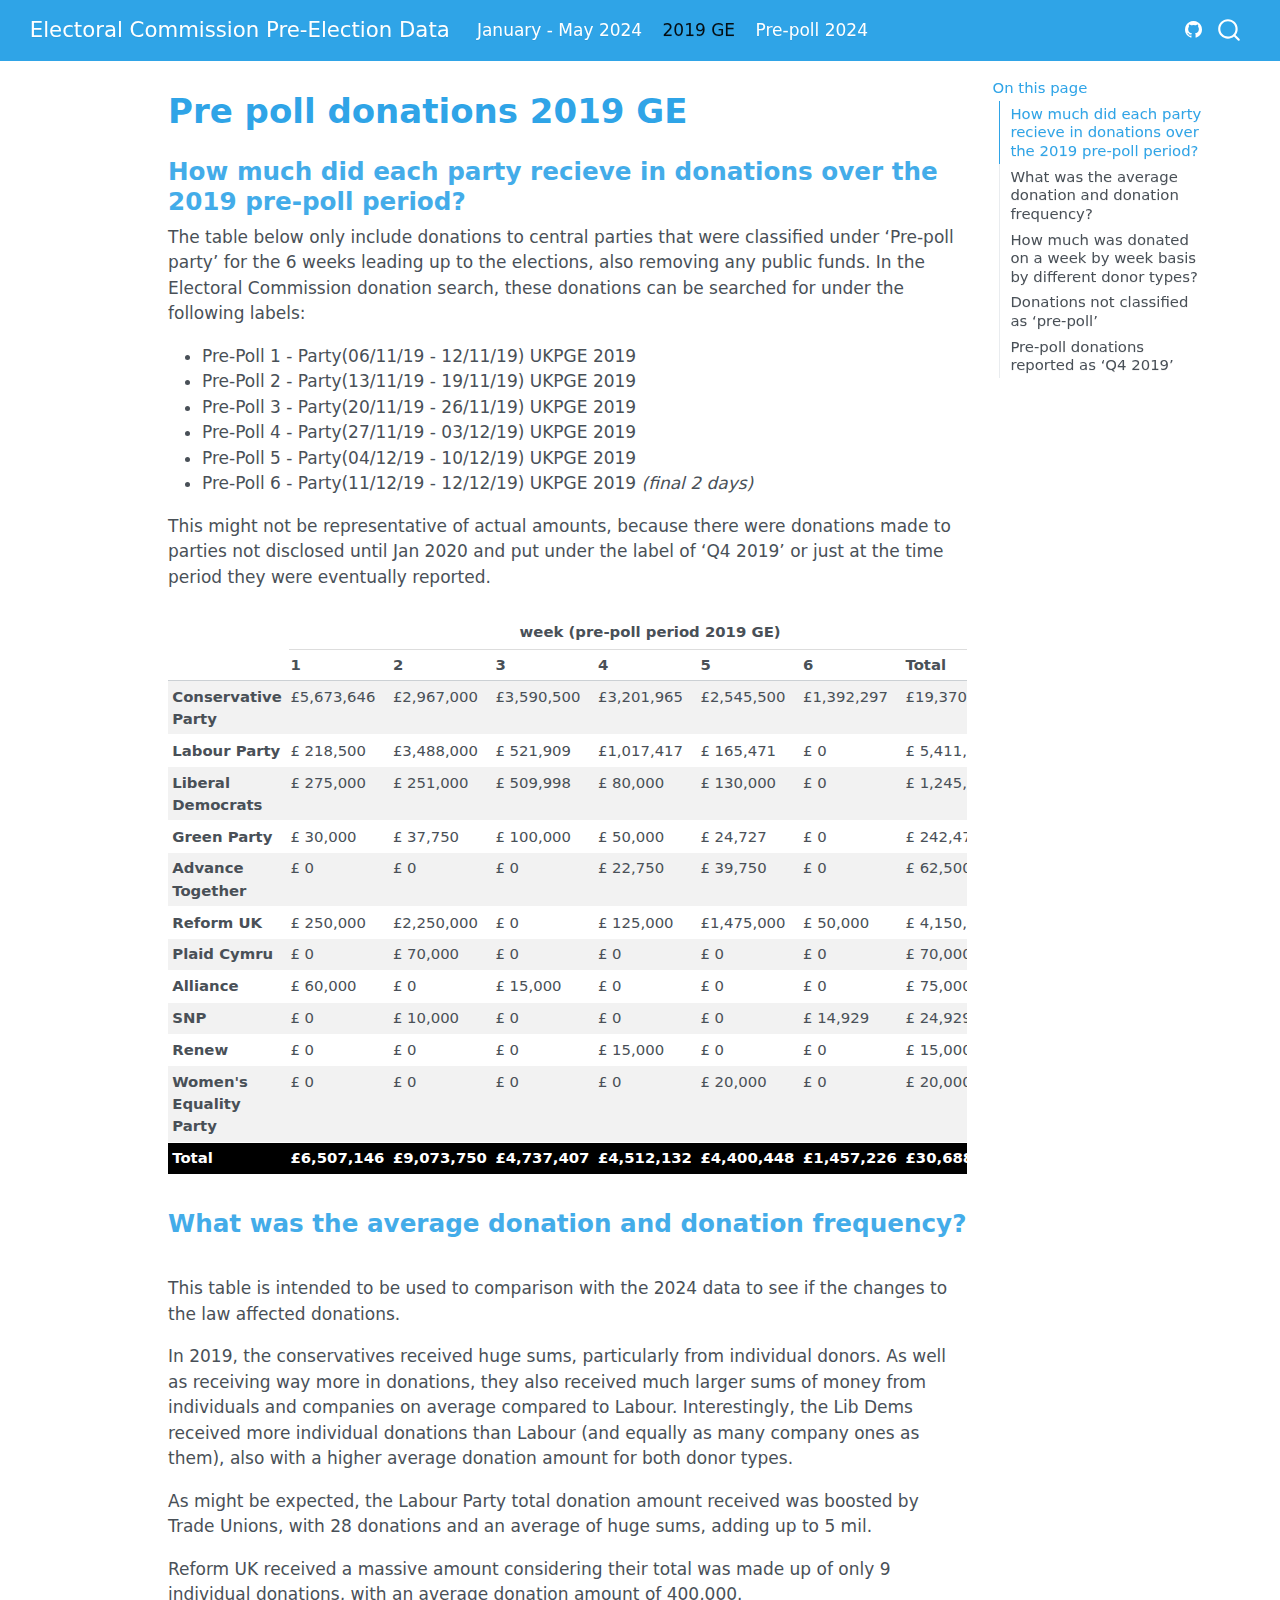
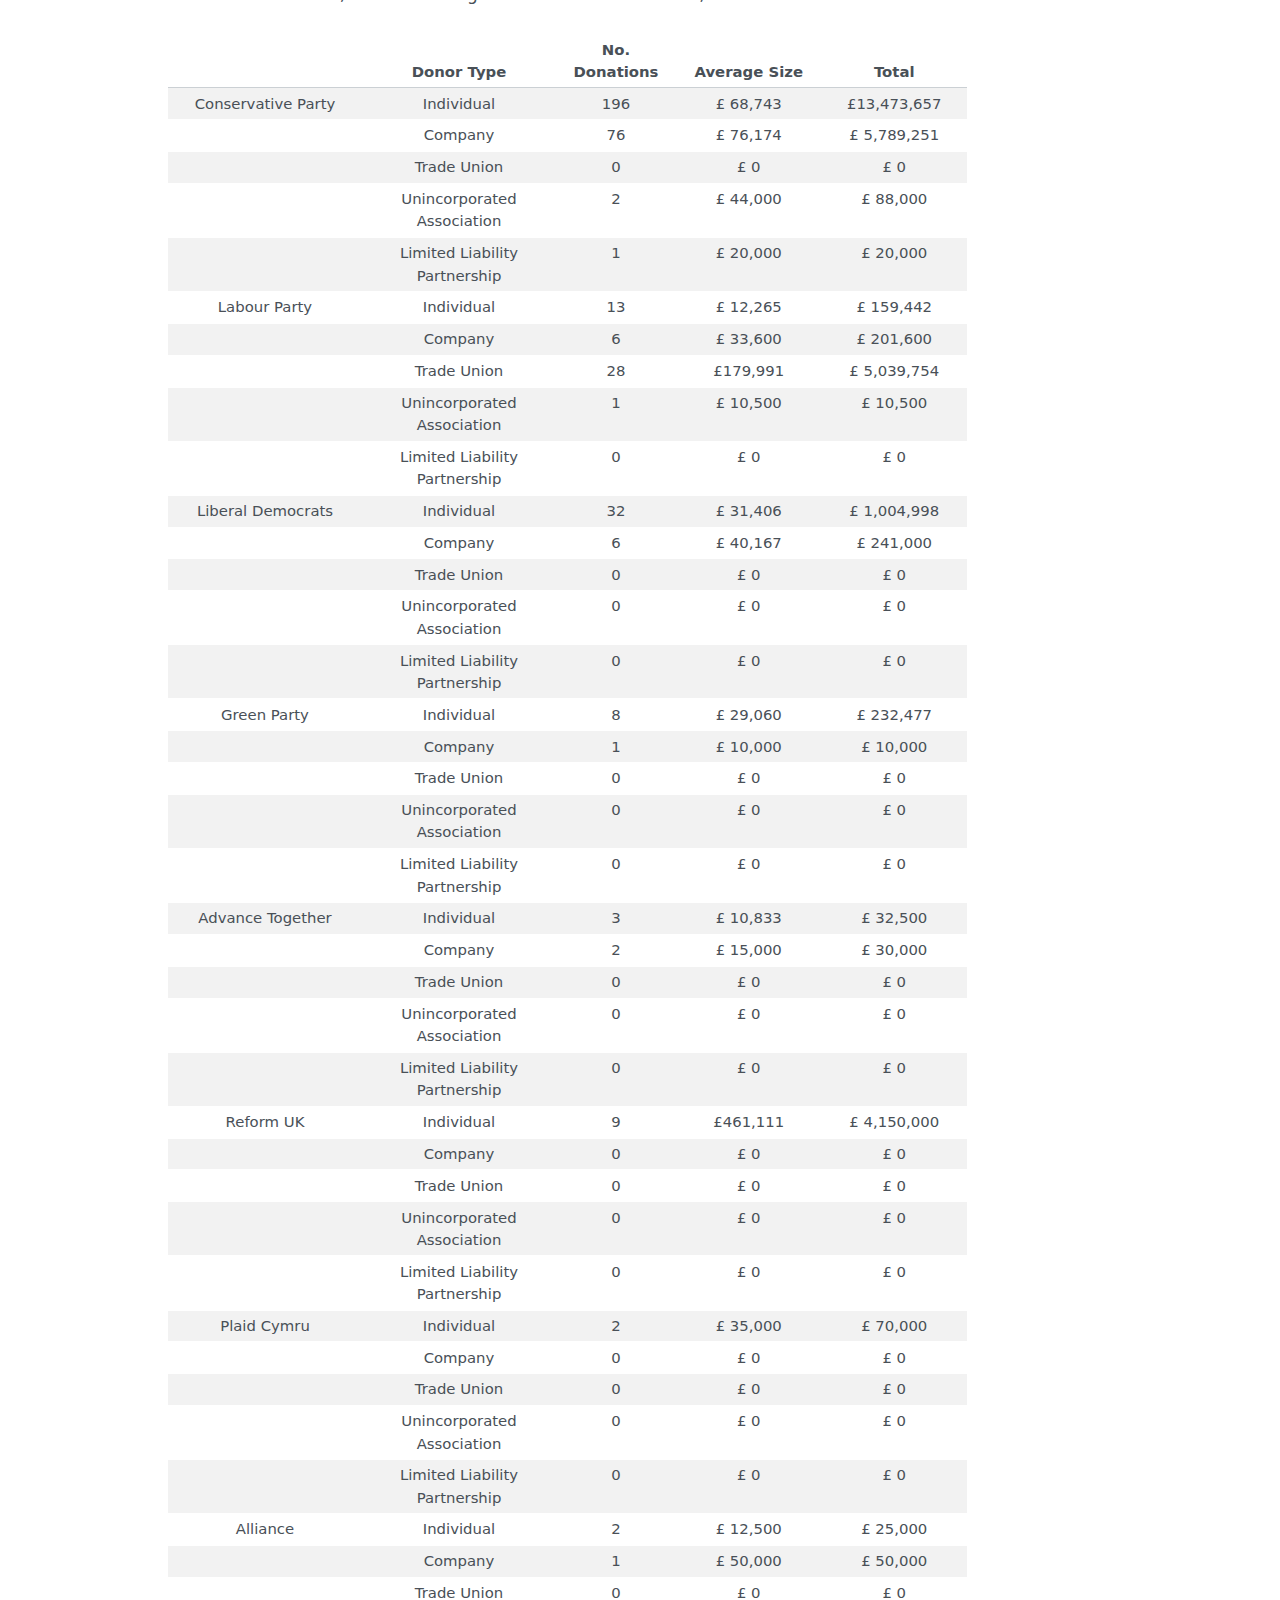
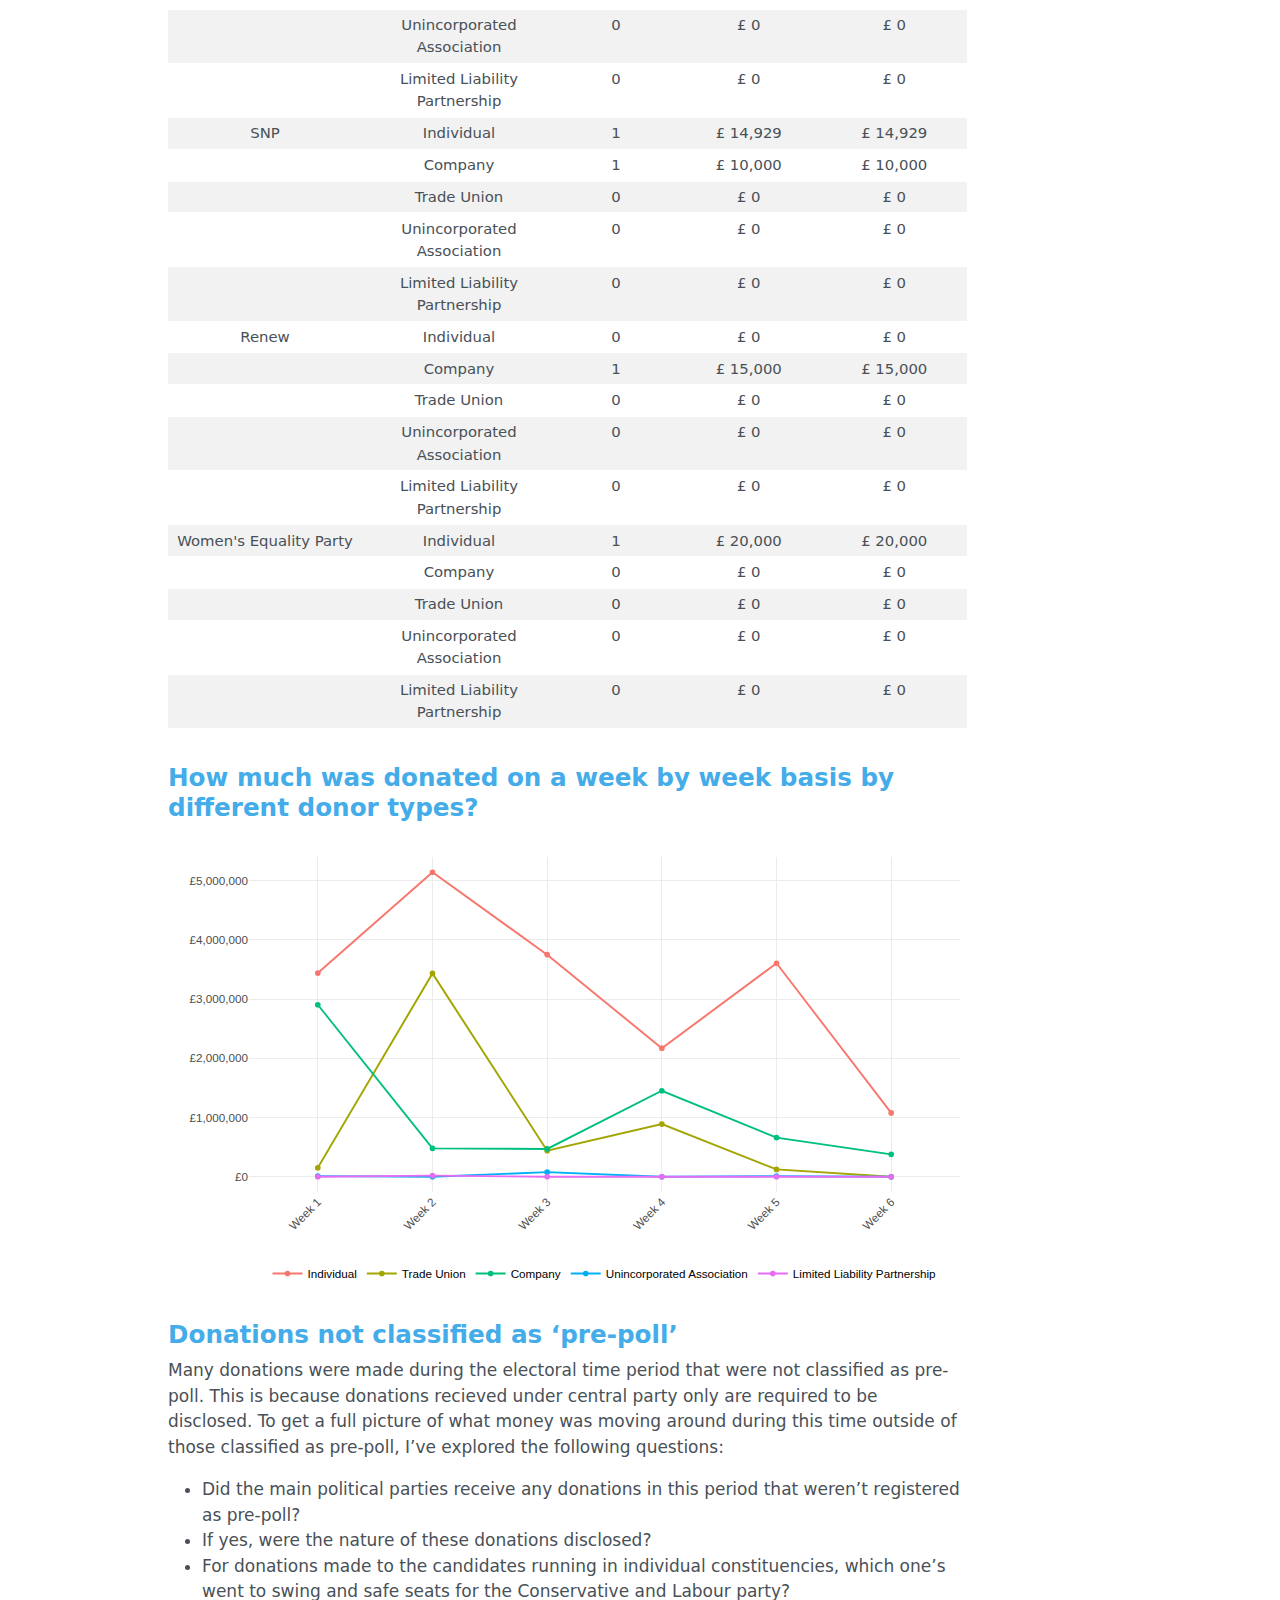
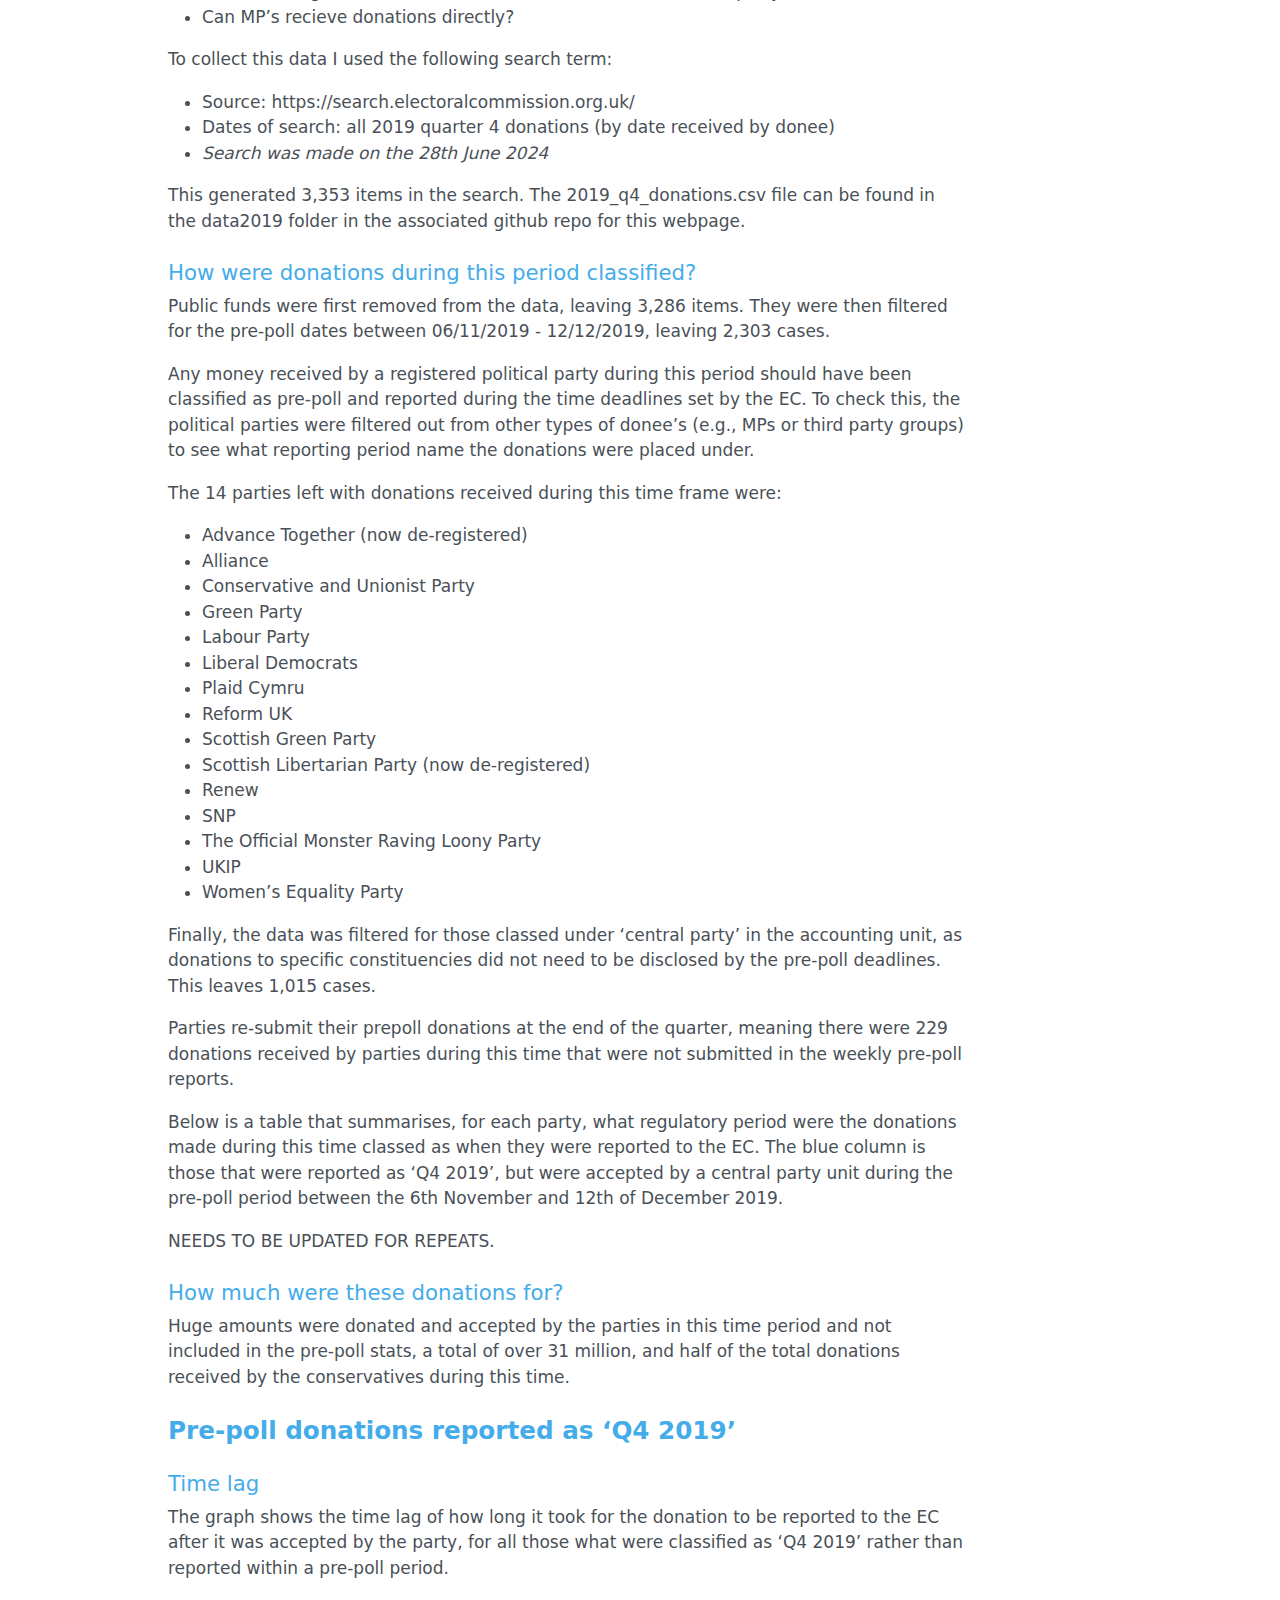
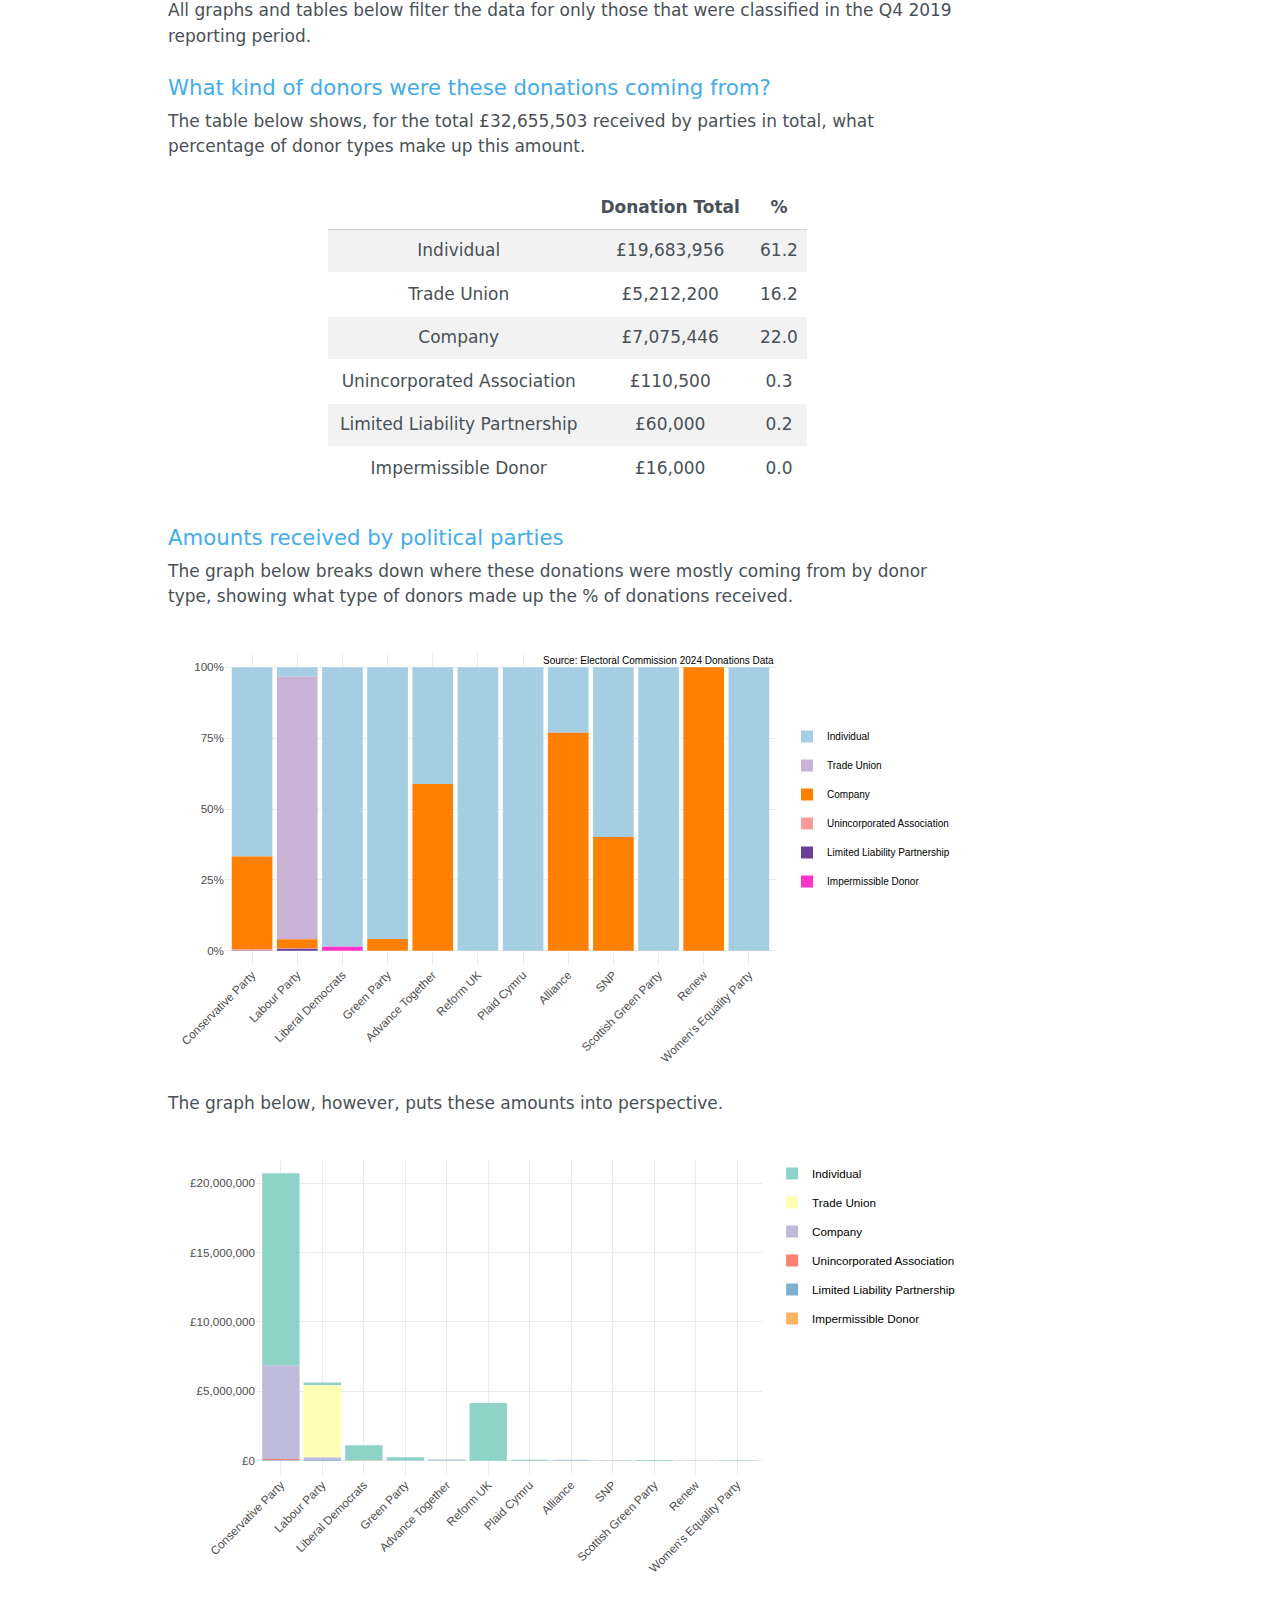
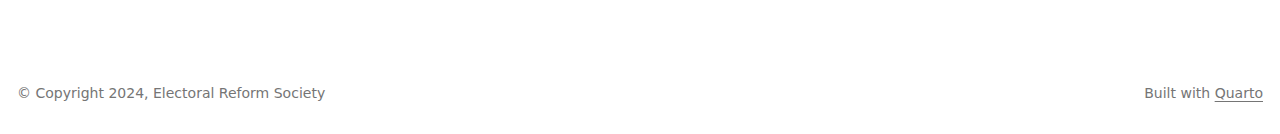
<file: docs/may2024.html>
<!DOCTYPE html>
<html xmlns="http://www.w3.org/1999/xhtml" lang="en" xml:lang="en"><head>

<meta charset="utf-8">
<meta name="generator" content="quarto-1.4.555">

<meta name="viewport" content="width=device-width, initial-scale=1.0, user-scalable=yes">


<title>Electoral Commission Pre-Election Data - Pre poll donations 2019 GE</title>
<style>
code{white-space: pre-wrap;}
span.smallcaps{font-variant: small-caps;}
div.columns{display: flex; gap: min(4vw, 1.5em);}
div.column{flex: auto; overflow-x: auto;}
div.hanging-indent{margin-left: 1.5em; text-indent: -1.5em;}
ul.task-list{list-style: none;}
ul.task-list li input[type="checkbox"] {
  width: 0.8em;
  margin: 0 0.8em 0.2em -1em; /* quarto-specific, see https://github.com/quarto-dev/quarto-cli/issues/4556 */ 
  vertical-align: middle;
}
</style>


<script src="site_libs/quarto-nav/quarto-nav.js"></script>
<script src="site_libs/quarto-nav/headroom.min.js"></script>
<script src="site_libs/clipboard/clipboard.min.js"></script>
<script src="site_libs/quarto-search/autocomplete.umd.js"></script>
<script src="site_libs/quarto-search/fuse.min.js"></script>
<script src="site_libs/quarto-search/quarto-search.js"></script>
<meta name="quarto:offset" content="./">
<script src="site_libs/quarto-html/quarto.js"></script>
<script src="site_libs/quarto-html/popper.min.js"></script>
<script src="site_libs/quarto-html/tippy.umd.min.js"></script>
<script src="site_libs/quarto-html/anchor.min.js"></script>
<link href="site_libs/quarto-html/tippy.css" rel="stylesheet">
<link href="site_libs/quarto-html/quarto-syntax-highlighting.css" rel="stylesheet" id="quarto-text-highlighting-styles">
<script src="site_libs/bootstrap/bootstrap.min.js"></script>
<link href="site_libs/bootstrap/bootstrap-icons.css" rel="stylesheet">
<link href="site_libs/bootstrap/bootstrap.min.css" rel="stylesheet" id="quarto-bootstrap" data-mode="light">
<script id="quarto-search-options" type="application/json">{
  "location": "navbar",
  "copy-button": false,
  "collapse-after": 3,
  "panel-placement": "end",
  "type": "overlay",
  "limit": 50,
  "keyboard-shortcut": [
    "f",
    "/",
    "s"
  ],
  "show-item-context": false,
  "language": {
    "search-no-results-text": "No results",
    "search-matching-documents-text": "matching documents",
    "search-copy-link-title": "Copy link to search",
    "search-hide-matches-text": "Hide additional matches",
    "search-more-match-text": "more match in this document",
    "search-more-matches-text": "more matches in this document",
    "search-clear-button-title": "Clear",
    "search-text-placeholder": "",
    "search-detached-cancel-button-title": "Cancel",
    "search-submit-button-title": "Submit",
    "search-label": "Search"
  }
}</script>
<script src="site_libs/kePrint-0.0.1/kePrint.js"></script>

<link href="site_libs/lightable-0.0.1/lightable.css" rel="stylesheet">

<script src="site_libs/htmlwidgets-1.6.4/htmlwidgets.js"></script>

<script src="site_libs/plotly-binding-4.10.4/plotly.js"></script>

<script src="site_libs/typedarray-0.1/typedarray.min.js"></script>

<script src="site_libs/jquery-3.5.1/jquery.min.js"></script>

<link href="site_libs/crosstalk-1.2.1/css/crosstalk.min.css" rel="stylesheet">

<script src="site_libs/crosstalk-1.2.1/js/crosstalk.min.js"></script>

<link href="site_libs/plotly-htmlwidgets-css-2.11.1/plotly-htmlwidgets.css" rel="stylesheet">

<script src="site_libs/plotly-main-2.11.1/plotly-latest.min.js"></script>



<link rel="stylesheet" href="styles.css">
</head>

<body class="nav-fixed">

<div id="quarto-search-results"></div>
  <header id="quarto-header" class="headroom fixed-top">
    <nav class="navbar navbar-expand-lg " data-bs-theme="dark">
      <div class="navbar-container container-fluid">
      <div class="navbar-brand-container mx-auto">
    <a class="navbar-brand" href="./index.html">
    <span class="navbar-title">Electoral Commission Pre-Election Data</span>
    </a>
  </div>
            <div id="quarto-search" class="" title="Search"></div>
          <button class="navbar-toggler" type="button" data-bs-toggle="collapse" data-bs-target="#navbarCollapse" aria-controls="navbarCollapse" aria-expanded="false" aria-label="Toggle navigation" onclick="if (window.quartoToggleHeadroom) { window.quartoToggleHeadroom(); }">
  <span class="navbar-toggler-icon"></span>
</button>
          <div class="collapse navbar-collapse" id="navbarCollapse">
            <ul class="navbar-nav navbar-nav-scroll me-auto">
  <li class="nav-item">
    <a class="nav-link" href="./index.html"> 
<span class="menu-text">January - May 2024</span></a>
  </li>  
  <li class="nav-item">
    <a class="nav-link active" href="./may2024.html" aria-current="page"> 
<span class="menu-text">2019 GE</span></a>
  </li>  
  <li class="nav-item">
    <a class="nav-link" href="./prepoll.html"> 
<span class="menu-text">Pre-poll 2024</span></a>
  </li>  
</ul>
          </div> <!-- /navcollapse -->
          <div class="quarto-navbar-tools">
    <a href="https://github.com/hazelcgordon/campaign_donation_tracker" title="" class="quarto-navigation-tool px-1" aria-label=""><i class="bi bi-github"></i></a>
</div>
      </div> <!-- /container-fluid -->
    </nav>
</header>
<!-- content -->
<div id="quarto-content" class="quarto-container page-columns page-rows-contents page-layout-article page-navbar">
<!-- sidebar -->
<!-- margin-sidebar -->
    <div id="quarto-margin-sidebar" class="sidebar margin-sidebar">
        <nav id="TOC" role="doc-toc" class="toc-active">
    <h2 id="toc-title">On this page</h2>
   
  <ul>
  <li><a href="#how-much-did-each-party-recieve-in-donations-over-the-2019-pre-poll-period" id="toc-how-much-did-each-party-recieve-in-donations-over-the-2019-pre-poll-period" class="nav-link active" data-scroll-target="#how-much-did-each-party-recieve-in-donations-over-the-2019-pre-poll-period">How much did each party recieve in donations over the 2019 pre-poll period?</a></li>
  <li><a href="#what-was-the-average-donation-and-donation-frequency" id="toc-what-was-the-average-donation-and-donation-frequency" class="nav-link" data-scroll-target="#what-was-the-average-donation-and-donation-frequency">What was the average donation and donation frequency?</a></li>
  <li><a href="#how-much-was-donated-on-a-week-by-week-basis-by-different-donor-types" id="toc-how-much-was-donated-on-a-week-by-week-basis-by-different-donor-types" class="nav-link" data-scroll-target="#how-much-was-donated-on-a-week-by-week-basis-by-different-donor-types">How much was donated on a week by week basis by different donor types?</a></li>
  <li><a href="#donations-not-classified-as-pre-poll" id="toc-donations-not-classified-as-pre-poll" class="nav-link" data-scroll-target="#donations-not-classified-as-pre-poll">Donations not classified as ‘pre-poll’</a></li>
  <li><a href="#pre-poll-donations-reported-as-q4-2019" id="toc-pre-poll-donations-reported-as-q4-2019" class="nav-link" data-scroll-target="#pre-poll-donations-reported-as-q4-2019">Pre-poll donations reported as ‘Q4 2019’</a></li>
  </ul>
</nav>
    </div>
<!-- main -->
<main class="content" id="quarto-document-content">

<header id="title-block-header" class="quarto-title-block default">
<div class="quarto-title">
<h1 class="title">Pre poll donations 2019 GE</h1>
</div>



<div class="quarto-title-meta">

    
  
    
  </div>
  


</header>


<section id="how-much-did-each-party-recieve-in-donations-over-the-2019-pre-poll-period" class="level3">
<h3 class="anchored" data-anchor-id="how-much-did-each-party-recieve-in-donations-over-the-2019-pre-poll-period">How much did each party recieve in donations over the 2019 pre-poll period?</h3>
<p>The table below only include donations to central parties that were classified under ‘Pre-poll party’ for the 6 weeks leading up to the elections, also removing any public funds. In the Electoral Commission donation search, these donations can be searched for under the following labels:</p>
<ul>
<li>Pre-Poll 1 - Party(06/11/19 - 12/11/19) UKPGE 2019</li>
<li>Pre-Poll 2 - Party(13/11/19 - 19/11/19) UKPGE 2019</li>
<li>Pre-Poll 3 - Party(20/11/19 - 26/11/19) UKPGE 2019</li>
<li>Pre-Poll 4 - Party(27/11/19 - 03/12/19) UKPGE 2019</li>
<li>Pre-Poll 5 - Party(04/12/19 - 10/12/19) UKPGE 2019</li>
<li>Pre-Poll 6 - Party(11/12/19 - 12/12/19) UKPGE 2019 <em>(final 2 days)</em></li>
</ul>
<p>This might not be representative of actual amounts, because there were donations made to parties not disclosed until Jan 2020 and put under the label of ‘Q4 2019’ or just at the time period they were eventually reported.</p>
<div class="cell">
<div class="cell-output-display">
<div class="table-responsive">
<table class="table table-striped table-hover table-condensed caption-top table-sm small" data-quarto-postprocess="true">
<colgroup>
<col style="width: 12%">
<col style="width: 12%">
<col style="width: 12%">
<col style="width: 12%">
<col style="width: 12%">
<col style="width: 12%">
<col style="width: 12%">
<col style="width: 12%">
</colgroup>
<thead>
<tr class="header">
<th data-quarto-table-cell-role="th" style="text-align: left; empty-cells: hide; border-bottom: hidden;"></th>
<th colspan="7" data-quarto-table-cell-role="th" style="text-align: center; border-bottom: hidden; padding-bottom: 0; padding-left: 3px; padding-right: 3px; font-weight: bold;"><div style="border-bottom: 1px solid #ddd; padding-bottom: 5px; ">
week (pre-poll period 2019 GE)
</div></th>
</tr>
<tr class="odd">
<th style="text-align: left;" data-quarto-table-cell-role="th"></th>
<th style="text-align: left;" data-quarto-table-cell-role="th">1</th>
<th style="text-align: left;" data-quarto-table-cell-role="th">2</th>
<th style="text-align: left;" data-quarto-table-cell-role="th">3</th>
<th style="text-align: left;" data-quarto-table-cell-role="th">4</th>
<th style="text-align: left;" data-quarto-table-cell-role="th">5</th>
<th style="text-align: left;" data-quarto-table-cell-role="th">6</th>
<th style="text-align: left;" data-quarto-table-cell-role="th">Total</th>
</tr>
</thead>
<tbody>
<tr class="odd">
<td style="text-align: left; font-weight: bold;">Conservative Party</td>
<td style="text-align: left;">£5,673,646</td>
<td style="text-align: left;">£2,967,000</td>
<td style="text-align: left;">£3,590,500</td>
<td style="text-align: left;">£3,201,965</td>
<td style="text-align: left;">£2,545,500</td>
<td style="text-align: left;">£1,392,297</td>
<td style="text-align: left;">£19,370,908</td>
</tr>
<tr class="even">
<td style="text-align: left; font-weight: bold;">Labour Party</td>
<td style="text-align: left;">£ 218,500</td>
<td style="text-align: left;">£3,488,000</td>
<td style="text-align: left;">£ 521,909</td>
<td style="text-align: left;">£1,017,417</td>
<td style="text-align: left;">£ 165,471</td>
<td style="text-align: left;">£ 0</td>
<td style="text-align: left;">£ 5,411,297</td>
</tr>
<tr class="odd">
<td style="text-align: left; font-weight: bold;">Liberal Democrats</td>
<td style="text-align: left;">£ 275,000</td>
<td style="text-align: left;">£ 251,000</td>
<td style="text-align: left;">£ 509,998</td>
<td style="text-align: left;">£ 80,000</td>
<td style="text-align: left;">£ 130,000</td>
<td style="text-align: left;">£ 0</td>
<td style="text-align: left;">£ 1,245,998</td>
</tr>
<tr class="even">
<td style="text-align: left; font-weight: bold;">Green Party</td>
<td style="text-align: left;">£ 30,000</td>
<td style="text-align: left;">£ 37,750</td>
<td style="text-align: left;">£ 100,000</td>
<td style="text-align: left;">£ 50,000</td>
<td style="text-align: left;">£ 24,727</td>
<td style="text-align: left;">£ 0</td>
<td style="text-align: left;">£ 242,477</td>
</tr>
<tr class="odd">
<td style="text-align: left; font-weight: bold;">Advance Together</td>
<td style="text-align: left;">£ 0</td>
<td style="text-align: left;">£ 0</td>
<td style="text-align: left;">£ 0</td>
<td style="text-align: left;">£ 22,750</td>
<td style="text-align: left;">£ 39,750</td>
<td style="text-align: left;">£ 0</td>
<td style="text-align: left;">£ 62,500</td>
</tr>
<tr class="even">
<td style="text-align: left; font-weight: bold;">Reform UK</td>
<td style="text-align: left;">£ 250,000</td>
<td style="text-align: left;">£2,250,000</td>
<td style="text-align: left;">£ 0</td>
<td style="text-align: left;">£ 125,000</td>
<td style="text-align: left;">£1,475,000</td>
<td style="text-align: left;">£ 50,000</td>
<td style="text-align: left;">£ 4,150,000</td>
</tr>
<tr class="odd">
<td style="text-align: left; font-weight: bold;">Plaid Cymru</td>
<td style="text-align: left;">£ 0</td>
<td style="text-align: left;">£ 70,000</td>
<td style="text-align: left;">£ 0</td>
<td style="text-align: left;">£ 0</td>
<td style="text-align: left;">£ 0</td>
<td style="text-align: left;">£ 0</td>
<td style="text-align: left;">£ 70,000</td>
</tr>
<tr class="even">
<td style="text-align: left; font-weight: bold;">Alliance</td>
<td style="text-align: left;">£ 60,000</td>
<td style="text-align: left;">£ 0</td>
<td style="text-align: left;">£ 15,000</td>
<td style="text-align: left;">£ 0</td>
<td style="text-align: left;">£ 0</td>
<td style="text-align: left;">£ 0</td>
<td style="text-align: left;">£ 75,000</td>
</tr>
<tr class="odd">
<td style="text-align: left; font-weight: bold;">SNP</td>
<td style="text-align: left;">£ 0</td>
<td style="text-align: left;">£ 10,000</td>
<td style="text-align: left;">£ 0</td>
<td style="text-align: left;">£ 0</td>
<td style="text-align: left;">£ 0</td>
<td style="text-align: left;">£ 14,929</td>
<td style="text-align: left;">£ 24,929</td>
</tr>
<tr class="even">
<td style="text-align: left; font-weight: bold;">Renew</td>
<td style="text-align: left;">£ 0</td>
<td style="text-align: left;">£ 0</td>
<td style="text-align: left;">£ 0</td>
<td style="text-align: left;">£ 15,000</td>
<td style="text-align: left;">£ 0</td>
<td style="text-align: left;">£ 0</td>
<td style="text-align: left;">£ 15,000</td>
</tr>
<tr class="odd">
<td style="text-align: left; font-weight: bold;">Women's Equality Party</td>
<td style="text-align: left;">£ 0</td>
<td style="text-align: left;">£ 0</td>
<td style="text-align: left;">£ 0</td>
<td style="text-align: left;">£ 0</td>
<td style="text-align: left;">£ 20,000</td>
<td style="text-align: left;">£ 0</td>
<td style="text-align: left;">£ 20,000</td>
</tr>
<tr class="even">
<td style="text-align: left; font-weight: bold; font-weight: bold; color: white !important; background-color: black !important;">Total</td>
<td style="text-align: left; font-weight: bold; color: white !important; background-color: black !important;">£6,507,146</td>
<td style="text-align: left; font-weight: bold; color: white !important; background-color: black !important;">£9,073,750</td>
<td style="text-align: left; font-weight: bold; color: white !important; background-color: black !important;">£4,737,407</td>
<td style="text-align: left; font-weight: bold; color: white !important; background-color: black !important;">£4,512,132</td>
<td style="text-align: left; font-weight: bold; color: white !important; background-color: black !important;">£4,400,448</td>
<td style="text-align: left; font-weight: bold; color: white !important; background-color: black !important;">£1,457,226</td>
<td style="text-align: left; font-weight: bold; color: white !important; background-color: black !important;">£30,688,109</td>
</tr>
</tbody>
</table>
</div>


</div>
</div>
</section>
<section id="what-was-the-average-donation-and-donation-frequency" class="level3">
<h3 class="anchored" data-anchor-id="what-was-the-average-donation-and-donation-frequency">What was the average donation and donation frequency?</h3>
<p>This table is intended to be used to comparison with the 2024 data to see if the changes to the law affected donations.</p>
<p>In 2019, the conservatives received huge sums, particularly from individual donors. As well as receiving way more in donations, they also received much larger sums of money from individuals and companies on average compared to Labour. Interestingly, the Lib Dems received more individual donations than Labour (and equally as many company ones as them), also with a higher average donation amount for both donor types.</p>
<p>As might be expected, the Labour Party total donation amount received was boosted by Trade Unions, with 28 donations and an average of huge sums, adding up to 5 mil.</p>
<p>Reform UK received a massive amount considering their total was made up of only 9 individual donations, with an average donation amount of 400,000.</p>
<div class="cell">
<div class="cell-output-display">
<table class="table caption-top table-sm table-striped small" data-quarto-postprocess="true">
<thead>
<tr class="header">
<th style="text-align: center;" data-quarto-table-cell-role="th"></th>
<th style="text-align: center;" data-quarto-table-cell-role="th">Donor Type</th>
<th style="text-align: center;" data-quarto-table-cell-role="th">No. Donations</th>
<th style="text-align: center;" data-quarto-table-cell-role="th">Average Size</th>
<th style="text-align: center;" data-quarto-table-cell-role="th">Total</th>
</tr>
</thead>
<tbody>
<tr class="odd">
<td style="text-align: center; width: 4cm;">Conservative Party</td>
<td style="text-align: center; width: 4cm;">Individual</td>
<td style="text-align: center; width: 2cm;">196</td>
<td style="text-align: center; width: 3cm;">£ 68,743</td>
<td style="text-align: center; width: 3cm;">£13,473,657</td>
</tr>
<tr class="even">
<td style="text-align: center; width: 4cm;"></td>
<td style="text-align: center; width: 4cm;">Company</td>
<td style="text-align: center; width: 2cm;">76</td>
<td style="text-align: center; width: 3cm;">£ 76,174</td>
<td style="text-align: center; width: 3cm;">£ 5,789,251</td>
</tr>
<tr class="odd">
<td style="text-align: center; width: 4cm;"></td>
<td style="text-align: center; width: 4cm;">Trade Union</td>
<td style="text-align: center; width: 2cm;">0</td>
<td style="text-align: center; width: 3cm;">£ 0</td>
<td style="text-align: center; width: 3cm;">£ 0</td>
</tr>
<tr class="even">
<td style="text-align: center; width: 4cm;"></td>
<td style="text-align: center; width: 4cm;">Unincorporated Association</td>
<td style="text-align: center; width: 2cm;">2</td>
<td style="text-align: center; width: 3cm;">£ 44,000</td>
<td style="text-align: center; width: 3cm;">£ 88,000</td>
</tr>
<tr class="odd">
<td style="text-align: center; width: 4cm;"></td>
<td style="text-align: center; width: 4cm;">Limited Liability Partnership</td>
<td style="text-align: center; width: 2cm;">1</td>
<td style="text-align: center; width: 3cm;">£ 20,000</td>
<td style="text-align: center; width: 3cm;">£ 20,000</td>
</tr>
<tr class="even">
<td style="text-align: center; width: 4cm;">Labour Party</td>
<td style="text-align: center; width: 4cm;">Individual</td>
<td style="text-align: center; width: 2cm;">13</td>
<td style="text-align: center; width: 3cm;">£ 12,265</td>
<td style="text-align: center; width: 3cm;">£ 159,442</td>
</tr>
<tr class="odd">
<td style="text-align: center; width: 4cm;"></td>
<td style="text-align: center; width: 4cm;">Company</td>
<td style="text-align: center; width: 2cm;">6</td>
<td style="text-align: center; width: 3cm;">£ 33,600</td>
<td style="text-align: center; width: 3cm;">£ 201,600</td>
</tr>
<tr class="even">
<td style="text-align: center; width: 4cm;"></td>
<td style="text-align: center; width: 4cm;">Trade Union</td>
<td style="text-align: center; width: 2cm;">28</td>
<td style="text-align: center; width: 3cm;">£179,991</td>
<td style="text-align: center; width: 3cm;">£ 5,039,754</td>
</tr>
<tr class="odd">
<td style="text-align: center; width: 4cm;"></td>
<td style="text-align: center; width: 4cm;">Unincorporated Association</td>
<td style="text-align: center; width: 2cm;">1</td>
<td style="text-align: center; width: 3cm;">£ 10,500</td>
<td style="text-align: center; width: 3cm;">£ 10,500</td>
</tr>
<tr class="even">
<td style="text-align: center; width: 4cm;"></td>
<td style="text-align: center; width: 4cm;">Limited Liability Partnership</td>
<td style="text-align: center; width: 2cm;">0</td>
<td style="text-align: center; width: 3cm;">£ 0</td>
<td style="text-align: center; width: 3cm;">£ 0</td>
</tr>
<tr class="odd">
<td style="text-align: center; width: 4cm;">Liberal Democrats</td>
<td style="text-align: center; width: 4cm;">Individual</td>
<td style="text-align: center; width: 2cm;">32</td>
<td style="text-align: center; width: 3cm;">£ 31,406</td>
<td style="text-align: center; width: 3cm;">£ 1,004,998</td>
</tr>
<tr class="even">
<td style="text-align: center; width: 4cm;"></td>
<td style="text-align: center; width: 4cm;">Company</td>
<td style="text-align: center; width: 2cm;">6</td>
<td style="text-align: center; width: 3cm;">£ 40,167</td>
<td style="text-align: center; width: 3cm;">£ 241,000</td>
</tr>
<tr class="odd">
<td style="text-align: center; width: 4cm;"></td>
<td style="text-align: center; width: 4cm;">Trade Union</td>
<td style="text-align: center; width: 2cm;">0</td>
<td style="text-align: center; width: 3cm;">£ 0</td>
<td style="text-align: center; width: 3cm;">£ 0</td>
</tr>
<tr class="even">
<td style="text-align: center; width: 4cm;"></td>
<td style="text-align: center; width: 4cm;">Unincorporated Association</td>
<td style="text-align: center; width: 2cm;">0</td>
<td style="text-align: center; width: 3cm;">£ 0</td>
<td style="text-align: center; width: 3cm;">£ 0</td>
</tr>
<tr class="odd">
<td style="text-align: center; width: 4cm;"></td>
<td style="text-align: center; width: 4cm;">Limited Liability Partnership</td>
<td style="text-align: center; width: 2cm;">0</td>
<td style="text-align: center; width: 3cm;">£ 0</td>
<td style="text-align: center; width: 3cm;">£ 0</td>
</tr>
<tr class="even">
<td style="text-align: center; width: 4cm;">Green Party</td>
<td style="text-align: center; width: 4cm;">Individual</td>
<td style="text-align: center; width: 2cm;">8</td>
<td style="text-align: center; width: 3cm;">£ 29,060</td>
<td style="text-align: center; width: 3cm;">£ 232,477</td>
</tr>
<tr class="odd">
<td style="text-align: center; width: 4cm;"></td>
<td style="text-align: center; width: 4cm;">Company</td>
<td style="text-align: center; width: 2cm;">1</td>
<td style="text-align: center; width: 3cm;">£ 10,000</td>
<td style="text-align: center; width: 3cm;">£ 10,000</td>
</tr>
<tr class="even">
<td style="text-align: center; width: 4cm;"></td>
<td style="text-align: center; width: 4cm;">Trade Union</td>
<td style="text-align: center; width: 2cm;">0</td>
<td style="text-align: center; width: 3cm;">£ 0</td>
<td style="text-align: center; width: 3cm;">£ 0</td>
</tr>
<tr class="odd">
<td style="text-align: center; width: 4cm;"></td>
<td style="text-align: center; width: 4cm;">Unincorporated Association</td>
<td style="text-align: center; width: 2cm;">0</td>
<td style="text-align: center; width: 3cm;">£ 0</td>
<td style="text-align: center; width: 3cm;">£ 0</td>
</tr>
<tr class="even">
<td style="text-align: center; width: 4cm;"></td>
<td style="text-align: center; width: 4cm;">Limited Liability Partnership</td>
<td style="text-align: center; width: 2cm;">0</td>
<td style="text-align: center; width: 3cm;">£ 0</td>
<td style="text-align: center; width: 3cm;">£ 0</td>
</tr>
<tr class="odd">
<td style="text-align: center; width: 4cm;">Advance Together</td>
<td style="text-align: center; width: 4cm;">Individual</td>
<td style="text-align: center; width: 2cm;">3</td>
<td style="text-align: center; width: 3cm;">£ 10,833</td>
<td style="text-align: center; width: 3cm;">£ 32,500</td>
</tr>
<tr class="even">
<td style="text-align: center; width: 4cm;"></td>
<td style="text-align: center; width: 4cm;">Company</td>
<td style="text-align: center; width: 2cm;">2</td>
<td style="text-align: center; width: 3cm;">£ 15,000</td>
<td style="text-align: center; width: 3cm;">£ 30,000</td>
</tr>
<tr class="odd">
<td style="text-align: center; width: 4cm;"></td>
<td style="text-align: center; width: 4cm;">Trade Union</td>
<td style="text-align: center; width: 2cm;">0</td>
<td style="text-align: center; width: 3cm;">£ 0</td>
<td style="text-align: center; width: 3cm;">£ 0</td>
</tr>
<tr class="even">
<td style="text-align: center; width: 4cm;"></td>
<td style="text-align: center; width: 4cm;">Unincorporated Association</td>
<td style="text-align: center; width: 2cm;">0</td>
<td style="text-align: center; width: 3cm;">£ 0</td>
<td style="text-align: center; width: 3cm;">£ 0</td>
</tr>
<tr class="odd">
<td style="text-align: center; width: 4cm;"></td>
<td style="text-align: center; width: 4cm;">Limited Liability Partnership</td>
<td style="text-align: center; width: 2cm;">0</td>
<td style="text-align: center; width: 3cm;">£ 0</td>
<td style="text-align: center; width: 3cm;">£ 0</td>
</tr>
<tr class="even">
<td style="text-align: center; width: 4cm;">Reform UK</td>
<td style="text-align: center; width: 4cm;">Individual</td>
<td style="text-align: center; width: 2cm;">9</td>
<td style="text-align: center; width: 3cm;">£461,111</td>
<td style="text-align: center; width: 3cm;">£ 4,150,000</td>
</tr>
<tr class="odd">
<td style="text-align: center; width: 4cm;"></td>
<td style="text-align: center; width: 4cm;">Company</td>
<td style="text-align: center; width: 2cm;">0</td>
<td style="text-align: center; width: 3cm;">£ 0</td>
<td style="text-align: center; width: 3cm;">£ 0</td>
</tr>
<tr class="even">
<td style="text-align: center; width: 4cm;"></td>
<td style="text-align: center; width: 4cm;">Trade Union</td>
<td style="text-align: center; width: 2cm;">0</td>
<td style="text-align: center; width: 3cm;">£ 0</td>
<td style="text-align: center; width: 3cm;">£ 0</td>
</tr>
<tr class="odd">
<td style="text-align: center; width: 4cm;"></td>
<td style="text-align: center; width: 4cm;">Unincorporated Association</td>
<td style="text-align: center; width: 2cm;">0</td>
<td style="text-align: center; width: 3cm;">£ 0</td>
<td style="text-align: center; width: 3cm;">£ 0</td>
</tr>
<tr class="even">
<td style="text-align: center; width: 4cm;"></td>
<td style="text-align: center; width: 4cm;">Limited Liability Partnership</td>
<td style="text-align: center; width: 2cm;">0</td>
<td style="text-align: center; width: 3cm;">£ 0</td>
<td style="text-align: center; width: 3cm;">£ 0</td>
</tr>
<tr class="odd">
<td style="text-align: center; width: 4cm;">Plaid Cymru</td>
<td style="text-align: center; width: 4cm;">Individual</td>
<td style="text-align: center; width: 2cm;">2</td>
<td style="text-align: center; width: 3cm;">£ 35,000</td>
<td style="text-align: center; width: 3cm;">£ 70,000</td>
</tr>
<tr class="even">
<td style="text-align: center; width: 4cm;"></td>
<td style="text-align: center; width: 4cm;">Company</td>
<td style="text-align: center; width: 2cm;">0</td>
<td style="text-align: center; width: 3cm;">£ 0</td>
<td style="text-align: center; width: 3cm;">£ 0</td>
</tr>
<tr class="odd">
<td style="text-align: center; width: 4cm;"></td>
<td style="text-align: center; width: 4cm;">Trade Union</td>
<td style="text-align: center; width: 2cm;">0</td>
<td style="text-align: center; width: 3cm;">£ 0</td>
<td style="text-align: center; width: 3cm;">£ 0</td>
</tr>
<tr class="even">
<td style="text-align: center; width: 4cm;"></td>
<td style="text-align: center; width: 4cm;">Unincorporated Association</td>
<td style="text-align: center; width: 2cm;">0</td>
<td style="text-align: center; width: 3cm;">£ 0</td>
<td style="text-align: center; width: 3cm;">£ 0</td>
</tr>
<tr class="odd">
<td style="text-align: center; width: 4cm;"></td>
<td style="text-align: center; width: 4cm;">Limited Liability Partnership</td>
<td style="text-align: center; width: 2cm;">0</td>
<td style="text-align: center; width: 3cm;">£ 0</td>
<td style="text-align: center; width: 3cm;">£ 0</td>
</tr>
<tr class="even">
<td style="text-align: center; width: 4cm;">Alliance</td>
<td style="text-align: center; width: 4cm;">Individual</td>
<td style="text-align: center; width: 2cm;">2</td>
<td style="text-align: center; width: 3cm;">£ 12,500</td>
<td style="text-align: center; width: 3cm;">£ 25,000</td>
</tr>
<tr class="odd">
<td style="text-align: center; width: 4cm;"></td>
<td style="text-align: center; width: 4cm;">Company</td>
<td style="text-align: center; width: 2cm;">1</td>
<td style="text-align: center; width: 3cm;">£ 50,000</td>
<td style="text-align: center; width: 3cm;">£ 50,000</td>
</tr>
<tr class="even">
<td style="text-align: center; width: 4cm;"></td>
<td style="text-align: center; width: 4cm;">Trade Union</td>
<td style="text-align: center; width: 2cm;">0</td>
<td style="text-align: center; width: 3cm;">£ 0</td>
<td style="text-align: center; width: 3cm;">£ 0</td>
</tr>
<tr class="odd">
<td style="text-align: center; width: 4cm;"></td>
<td style="text-align: center; width: 4cm;">Unincorporated Association</td>
<td style="text-align: center; width: 2cm;">0</td>
<td style="text-align: center; width: 3cm;">£ 0</td>
<td style="text-align: center; width: 3cm;">£ 0</td>
</tr>
<tr class="even">
<td style="text-align: center; width: 4cm;"></td>
<td style="text-align: center; width: 4cm;">Limited Liability Partnership</td>
<td style="text-align: center; width: 2cm;">0</td>
<td style="text-align: center; width: 3cm;">£ 0</td>
<td style="text-align: center; width: 3cm;">£ 0</td>
</tr>
<tr class="odd">
<td style="text-align: center; width: 4cm;">SNP</td>
<td style="text-align: center; width: 4cm;">Individual</td>
<td style="text-align: center; width: 2cm;">1</td>
<td style="text-align: center; width: 3cm;">£ 14,929</td>
<td style="text-align: center; width: 3cm;">£ 14,929</td>
</tr>
<tr class="even">
<td style="text-align: center; width: 4cm;"></td>
<td style="text-align: center; width: 4cm;">Company</td>
<td style="text-align: center; width: 2cm;">1</td>
<td style="text-align: center; width: 3cm;">£ 10,000</td>
<td style="text-align: center; width: 3cm;">£ 10,000</td>
</tr>
<tr class="odd">
<td style="text-align: center; width: 4cm;"></td>
<td style="text-align: center; width: 4cm;">Trade Union</td>
<td style="text-align: center; width: 2cm;">0</td>
<td style="text-align: center; width: 3cm;">£ 0</td>
<td style="text-align: center; width: 3cm;">£ 0</td>
</tr>
<tr class="even">
<td style="text-align: center; width: 4cm;"></td>
<td style="text-align: center; width: 4cm;">Unincorporated Association</td>
<td style="text-align: center; width: 2cm;">0</td>
<td style="text-align: center; width: 3cm;">£ 0</td>
<td style="text-align: center; width: 3cm;">£ 0</td>
</tr>
<tr class="odd">
<td style="text-align: center; width: 4cm;"></td>
<td style="text-align: center; width: 4cm;">Limited Liability Partnership</td>
<td style="text-align: center; width: 2cm;">0</td>
<td style="text-align: center; width: 3cm;">£ 0</td>
<td style="text-align: center; width: 3cm;">£ 0</td>
</tr>
<tr class="even">
<td style="text-align: center; width: 4cm;">Renew</td>
<td style="text-align: center; width: 4cm;">Individual</td>
<td style="text-align: center; width: 2cm;">0</td>
<td style="text-align: center; width: 3cm;">£ 0</td>
<td style="text-align: center; width: 3cm;">£ 0</td>
</tr>
<tr class="odd">
<td style="text-align: center; width: 4cm;"></td>
<td style="text-align: center; width: 4cm;">Company</td>
<td style="text-align: center; width: 2cm;">1</td>
<td style="text-align: center; width: 3cm;">£ 15,000</td>
<td style="text-align: center; width: 3cm;">£ 15,000</td>
</tr>
<tr class="even">
<td style="text-align: center; width: 4cm;"></td>
<td style="text-align: center; width: 4cm;">Trade Union</td>
<td style="text-align: center; width: 2cm;">0</td>
<td style="text-align: center; width: 3cm;">£ 0</td>
<td style="text-align: center; width: 3cm;">£ 0</td>
</tr>
<tr class="odd">
<td style="text-align: center; width: 4cm;"></td>
<td style="text-align: center; width: 4cm;">Unincorporated Association</td>
<td style="text-align: center; width: 2cm;">0</td>
<td style="text-align: center; width: 3cm;">£ 0</td>
<td style="text-align: center; width: 3cm;">£ 0</td>
</tr>
<tr class="even">
<td style="text-align: center; width: 4cm;"></td>
<td style="text-align: center; width: 4cm;">Limited Liability Partnership</td>
<td style="text-align: center; width: 2cm;">0</td>
<td style="text-align: center; width: 3cm;">£ 0</td>
<td style="text-align: center; width: 3cm;">£ 0</td>
</tr>
<tr class="odd">
<td style="text-align: center; width: 4cm;">Women's Equality Party</td>
<td style="text-align: center; width: 4cm;">Individual</td>
<td style="text-align: center; width: 2cm;">1</td>
<td style="text-align: center; width: 3cm;">£ 20,000</td>
<td style="text-align: center; width: 3cm;">£ 20,000</td>
</tr>
<tr class="even">
<td style="text-align: center; width: 4cm;"></td>
<td style="text-align: center; width: 4cm;">Company</td>
<td style="text-align: center; width: 2cm;">0</td>
<td style="text-align: center; width: 3cm;">£ 0</td>
<td style="text-align: center; width: 3cm;">£ 0</td>
</tr>
<tr class="odd">
<td style="text-align: center; width: 4cm;"></td>
<td style="text-align: center; width: 4cm;">Trade Union</td>
<td style="text-align: center; width: 2cm;">0</td>
<td style="text-align: center; width: 3cm;">£ 0</td>
<td style="text-align: center; width: 3cm;">£ 0</td>
</tr>
<tr class="even">
<td style="text-align: center; width: 4cm;"></td>
<td style="text-align: center; width: 4cm;">Unincorporated Association</td>
<td style="text-align: center; width: 2cm;">0</td>
<td style="text-align: center; width: 3cm;">£ 0</td>
<td style="text-align: center; width: 3cm;">£ 0</td>
</tr>
<tr class="odd">
<td style="text-align: center; width: 4cm;"></td>
<td style="text-align: center; width: 4cm;">Limited Liability Partnership</td>
<td style="text-align: center; width: 2cm;">0</td>
<td style="text-align: center; width: 3cm;">£ 0</td>
<td style="text-align: center; width: 3cm;">£ 0</td>
</tr>
</tbody>
</table>


</div>
</div>
</section>
<section id="how-much-was-donated-on-a-week-by-week-basis-by-different-donor-types" class="level3">
<h3 class="anchored" data-anchor-id="how-much-was-donated-on-a-week-by-week-basis-by-different-donor-types">How much was donated on a week by week basis by different donor types?</h3>
<div class="cell">
<div class="cell-output-display">
<div class="plotly html-widget html-fill-item" id="htmlwidget-49afead198a3cf31470d" style="width:100%;height:464px;"></div>
<script type="application/json" data-for="htmlwidget-49afead198a3cf31470d">{"x":{"data":[{"x":[1,2,3,4,5,6],"y":[3439145.9199999999,5141250,3748940.3500000001,2170714.6099999999,3604977,1077974.72],"text":["Donor Type: Individual <br>Total Donated: £3,439,146","Donor Type: Individual <br>Total Donated: £5,141,250","Donor Type: Individual <br>Total Donated: £3,748,940","Donor Type: Individual <br>Total Donated: £2,170,715","Donor Type: Individual <br>Total Donated: £3,604,977","Donor Type: Individual <br>Total Donated: £1,077,975"],"type":"scatter","mode":"lines+markers","line":{"width":1.8897637795275593,"color":"rgba(248,118,109,1)","dash":"solid"},"hoveron":"points","name":"Individual","legendgroup":"Individual","showlegend":true,"xaxis":"x","yaxis":"y","hoverinfo":"text","marker":{"autocolorscale":false,"color":"rgba(248,118,109,1)","opacity":1,"size":3.7795275590551185,"symbol":"circle","line":{"width":1.8897637795275593,"color":"rgba(248,118,109,1)"}},"frame":null},{"x":[1,2,3,4,5,6],"y":[153000,3433000,440466.26000000001,889416.66000000003,123870.91,0],"text":["Donor Type: Trade Union <br>Total Donated: £153,000","Donor Type: Trade Union <br>Total Donated: £3,433,000","Donor Type: Trade Union <br>Total Donated: £440,466","Donor Type: Trade Union <br>Total Donated: £889,417","Donor Type: Trade Union <br>Total Donated: £123,871","Donor Type: Trade Union <br>Total Donated: £0"],"type":"scatter","mode":"lines+markers","line":{"width":1.8897637795275593,"color":"rgba(163,165,0,1)","dash":"solid"},"hoveron":"points","name":"Trade Union","legendgroup":"Trade Union","showlegend":true,"xaxis":"x","yaxis":"y","hoverinfo":"text","marker":{"autocolorscale":false,"color":"rgba(163,165,0,1)","opacity":1,"size":3.7795275590551185,"symbol":"circle","line":{"width":1.8897637795275593,"color":"rgba(163,165,0,1)"}},"frame":null},{"x":[1,2,3,4,5,6],"y":[2904500,479500,470000,1452000,661600,379251.20000000001],"text":["Donor Type: Company <br>Total Donated: £2,904,500","Donor Type: Company <br>Total Donated: £479,500","Donor Type: Company <br>Total Donated: £470,000","Donor Type: Company <br>Total Donated: £1,452,000","Donor Type: Company <br>Total Donated: £661,600","Donor Type: Company <br>Total Donated: £379,251"],"type":"scatter","mode":"lines+markers","line":{"width":1.8897637795275593,"color":"rgba(0,191,125,1)","dash":"solid"},"hoveron":"points","name":"Company","legendgroup":"Company","showlegend":true,"xaxis":"x","yaxis":"y","hoverinfo":"text","marker":{"autocolorscale":false,"color":"rgba(0,191,125,1)","opacity":1,"size":3.7795275590551185,"symbol":"circle","line":{"width":1.8897637795275593,"color":"rgba(0,191,125,1)"}},"frame":null},{"x":[1,2,3,4,5,6],"y":[10500,0,78000,0,10000,0],"text":["Donor Type: Unincorporated Association <br>Total Donated: £10,500","Donor Type: Unincorporated Association <br>Total Donated: £0","Donor Type: Unincorporated Association <br>Total Donated: £78,000","Donor Type: Unincorporated Association <br>Total Donated: £0","Donor Type: Unincorporated Association <br>Total Donated: £10,000","Donor Type: Unincorporated Association <br>Total Donated: £0"],"type":"scatter","mode":"lines+markers","line":{"width":1.8897637795275593,"color":"rgba(0,176,246,1)","dash":"solid"},"hoveron":"points","name":"Unincorporated Association","legendgroup":"Unincorporated Association","showlegend":true,"xaxis":"x","yaxis":"y","hoverinfo":"text","marker":{"autocolorscale":false,"color":"rgba(0,176,246,1)","opacity":1,"size":3.7795275590551185,"symbol":"circle","line":{"width":1.8897637795275593,"color":"rgba(0,176,246,1)"}},"frame":null},{"x":[1,2,3,4,5,6],"y":[0,20000,0,0,0,0],"text":["Donor Type: Limited Liability Partnership <br>Total Donated: £0","Donor Type: Limited Liability Partnership <br>Total Donated: £20,000","Donor Type: Limited Liability Partnership <br>Total Donated: £0","Donor Type: Limited Liability Partnership <br>Total Donated: £0","Donor Type: Limited Liability Partnership <br>Total Donated: £0","Donor Type: Limited Liability Partnership <br>Total Donated: £0"],"type":"scatter","mode":"lines+markers","line":{"width":1.8897637795275593,"color":"rgba(231,107,243,1)","dash":"solid"},"hoveron":"points","name":"Limited Liability Partnership","legendgroup":"Limited Liability Partnership","showlegend":true,"xaxis":"x","yaxis":"y","hoverinfo":"text","marker":{"autocolorscale":false,"color":"rgba(231,107,243,1)","opacity":1,"size":3.7795275590551185,"symbol":"circle","line":{"width":1.8897637795275593,"color":"rgba(231,107,243,1)"}},"frame":null}],"layout":{"margin":{"t":26.228310502283104,"r":7.3059360730593621,"b":33.300035677907942,"l":69.406392694063939},"font":{"color":"rgba(0,0,0,1)","family":"","size":14.611872146118724},"xaxis":{"domain":[0,1],"automargin":true,"type":"linear","autorange":false,"range":[0.40000000000000002,6.5999999999999996],"tickmode":"array","ticktext":["Week 1","Week 2","Week 3","Week 4","Week 5","Week 6"],"tickvals":[1,2,3,3.9999999999999996,5,6],"categoryorder":"array","categoryarray":["Week 1","Week 2","Week 3","Week 4","Week 5","Week 6"],"nticks":null,"ticks":"","tickcolor":null,"ticklen":3.6529680365296811,"tickwidth":0,"showticklabels":true,"tickfont":{"color":"rgba(77,77,77,1)","family":"","size":11.68949771689498},"tickangle":-45,"showline":false,"linecolor":null,"linewidth":0,"showgrid":true,"gridcolor":"rgba(235,235,235,1)","gridwidth":0.66417600664176002,"zeroline":false,"anchor":"y","title":{"text":"","font":{"color":"rgba(0,0,0,1)","family":"","size":14.611872146118724}},"hoverformat":".2f"},"yaxis":{"domain":[0,1],"automargin":true,"type":"linear","autorange":false,"range":[-257062.5,5398312.5],"tickmode":"array","ticktext":["£0","£1,000,000","£2,000,000","£3,000,000","£4,000,000","£5,000,000"],"tickvals":[0,1000000,2000000,3000000.0000000005,4000000,5000000],"categoryorder":"array","categoryarray":["£0","£1,000,000","£2,000,000","£3,000,000","£4,000,000","£5,000,000"],"nticks":null,"ticks":"","tickcolor":null,"ticklen":3.6529680365296811,"tickwidth":0,"showticklabels":true,"tickfont":{"color":"rgba(77,77,77,1)","family":"","size":11.68949771689498},"tickangle":-0,"showline":false,"linecolor":null,"linewidth":0,"showgrid":true,"gridcolor":"rgba(235,235,235,1)","gridwidth":0.66417600664176002,"zeroline":false,"anchor":"x","title":{"text":"","font":{"color":"rgba(0,0,0,1)","family":"","size":14.611872146118724}},"hoverformat":".2f"},"shapes":[{"type":"rect","fillcolor":null,"line":{"color":null,"width":0,"linetype":[]},"yref":"paper","xref":"paper","x0":0,"x1":1,"y0":0,"y1":1}],"showlegend":true,"legend":{"bgcolor":null,"bordercolor":null,"borderwidth":0,"font":{"color":"rgba(0,0,0,1)","family":"","size":11.68949771689498},"title":{"text":"","font":{"color":"rgba(0,0,0,1)","family":"","size":14.611872146118724}},"orientation":"h","x":0.5,"xanchor":"center","y":-0.20000000000000001},"hovermode":"closest","barmode":"relative"},"config":{"doubleClick":"reset","modeBarButtonsToAdd":["hoverclosest","hovercompare"],"showSendToCloud":false},"source":"A","attrs":{"564818f9431a":{"x":{},"y":{},"colour":{},"text":{},"type":"scatter"},"5648118b126a":{"x":{},"y":{},"colour":{},"text":{}}},"cur_data":"564818f9431a","visdat":{"564818f9431a":["function (y) ","x"],"5648118b126a":["function (y) ","x"]},"highlight":{"on":"plotly_click","persistent":false,"dynamic":false,"selectize":false,"opacityDim":0.20000000000000001,"selected":{"opacity":1},"debounce":0},"shinyEvents":["plotly_hover","plotly_click","plotly_selected","plotly_relayout","plotly_brushed","plotly_brushing","plotly_clickannotation","plotly_doubleclick","plotly_deselect","plotly_afterplot","plotly_sunburstclick"],"base_url":"https://plot.ly"},"evals":[],"jsHooks":[]}</script>
</div>
</div>
</section>
<section id="donations-not-classified-as-pre-poll" class="level3">
<h3 class="anchored" data-anchor-id="donations-not-classified-as-pre-poll">Donations not classified as ‘pre-poll’</h3>
<p>Many donations were made during the electoral time period that were not classified as pre-poll. This is because donations recieved under central party only are required to be disclosed. To get a full picture of what money was moving around during this time outside of those classified as pre-poll, I’ve explored the following questions:</p>
<ul>
<li>Did the main political parties receive any donations in this period that weren’t registered as pre-poll?</li>
<li>If yes, were the nature of these donations disclosed?</li>
<li>For donations made to the candidates running in individual constituencies, which one’s went to swing and safe seats for the Conservative and Labour party?</li>
<li>Can MP’s recieve donations directly?</li>
</ul>
<p>To collect this data I used the following search term:</p>
<ul>
<li>Source: https://search.electoralcommission.org.uk/</li>
<li>Dates of search: all 2019 quarter 4 donations (by date received by donee)</li>
<li><em>Search was made on the 28th June 2024</em></li>
</ul>
<p>This generated 3,353 items in the search. The 2019_q4_donations.csv file can be found in the data2019 folder in the associated github repo for this webpage.</p>
<section id="how-were-donations-during-this-period-classified" class="level4">
<h4 class="anchored" data-anchor-id="how-were-donations-during-this-period-classified">How were donations during this period classified?</h4>
<p>Public funds were first removed from the data, leaving 3,286 items. They were then filtered for the pre-poll dates between 06/11/2019 - 12/12/2019, leaving 2,303 cases.</p>
<p>Any money received by a registered political party during this period should have been classified as pre-poll and reported during the time deadlines set by the EC. To check this, the political parties were filtered out from other types of donee’s (e.g., MPs or third party groups) to see what reporting period name the donations were placed under.</p>
<p>The 14 parties left with donations received during this time frame were:</p>
<ul>
<li>Advance Together (now de-registered)</li>
<li>Alliance</li>
<li>Conservative and Unionist Party</li>
<li>Green Party</li>
<li>Labour Party</li>
<li>Liberal Democrats</li>
<li>Plaid Cymru</li>
<li>Reform UK</li>
<li>Scottish Green Party</li>
<li>Scottish Libertarian Party (now de-registered)</li>
<li>Renew</li>
<li>SNP</li>
<li>The Official Monster Raving Loony Party</li>
<li>UKIP</li>
<li>Women’s Equality Party</li>
</ul>
<p>Finally, the data was filtered for those classed under ‘central party’ in the accounting unit, as donations to specific constituencies did not need to be disclosed by the pre-poll deadlines. This leaves 1,015 cases.</p>
<p>Parties re-submit their prepoll donations at the end of the quarter, meaning there were 229 donations received by parties during this time that were not submitted in the weekly pre-poll reports.</p>
<p>Below is a table that summarises, for each party, what regulatory period were the donations made during this time classed as when they were reported to the EC. The blue column is those that were reported as ‘Q4 2019’, but were accepted by a central party unit during the pre-poll period between the 6th November and 12th of December 2019.</p>
<p>NEEDS TO BE UPDATED FOR REPEATS.</p>
</section>
<section id="how-much-were-these-donations-for" class="level4">
<h4 class="anchored" data-anchor-id="how-much-were-these-donations-for">How much were these donations for?</h4>
<p>Huge amounts were donated and accepted by the parties in this time period and not included in the pre-poll stats, a total of over 31 million, and half of the total donations received by the conservatives during this time.</p>
</section>
</section>
<section id="pre-poll-donations-reported-as-q4-2019" class="level3">
<h3 class="anchored" data-anchor-id="pre-poll-donations-reported-as-q4-2019">Pre-poll donations reported as ‘Q4 2019’</h3>
<section id="time-lag" class="level4">
<h4 class="anchored" data-anchor-id="time-lag">Time lag</h4>
<p>The graph shows the time lag of how long it took for the donation to be reported to the EC after it was accepted by the party, for all those what were classified as ‘Q4 2019’ rather than reported within a pre-poll period.</p>
<p>All graphs and tables below filter the data for only those that were classified in the Q4 2019 reporting period.</p>
</section>
<section id="what-kind-of-donors-were-these-donations-coming-from" class="level4">
<h4 class="anchored" data-anchor-id="what-kind-of-donors-were-these-donations-coming-from">What kind of donors were these donations coming from?</h4>
<p>The table below shows, for the total £32,655,503 received by parties in total, what percentage of donor types make up this amount.</p>
<div style="width: 60%; margin: auto;">
<div class="table-responsive">
<table class="table table-striped table-hover table-condensed caption-top" data-quarto-postprocess="true">
<thead>
<tr class="header">
<th style="text-align: center;" data-quarto-table-cell-role="th"></th>
<th style="text-align: center;" data-quarto-table-cell-role="th">Donation Total</th>
<th style="text-align: center;" data-quarto-table-cell-role="th">%</th>
</tr>
</thead>
<tbody>
<tr class="odd">
<td style="text-align: center;">Individual</td>
<td style="text-align: center;">£19,683,956</td>
<td style="text-align: center;">61.2</td>
</tr>
<tr class="even">
<td style="text-align: center;">Trade Union</td>
<td style="text-align: center;">£5,212,200</td>
<td style="text-align: center;">16.2</td>
</tr>
<tr class="odd">
<td style="text-align: center;">Company</td>
<td style="text-align: center;">£7,075,446</td>
<td style="text-align: center;">22.0</td>
</tr>
<tr class="even">
<td style="text-align: center;">Unincorporated Association</td>
<td style="text-align: center;">£110,500</td>
<td style="text-align: center;">0.3</td>
</tr>
<tr class="odd">
<td style="text-align: center;">Limited Liability Partnership</td>
<td style="text-align: center;">£60,000</td>
<td style="text-align: center;">0.2</td>
</tr>
<tr class="even">
<td style="text-align: center;">Impermissible Donor</td>
<td style="text-align: center;">£16,000</td>
<td style="text-align: center;">0.0</td>
</tr>
</tbody>
</table>
</div>


</div>
</section>
<section id="amounts-received-by-political-parties" class="level4">
<h4 class="anchored" data-anchor-id="amounts-received-by-political-parties">Amounts received by political parties</h4>
<p>The graph below breaks down where these donations were mostly coming from by donor type, showing what type of donors made up the % of donations received.</p>
<div class="cell">
<div class="cell-output-display">
<div class="plotly html-widget html-fill-item" id="htmlwidget-a931ecb39b9121280a61" style="width:100%;height:464px;"></div>
<script type="application/json" data-for="htmlwidget-a931ecb39b9121280a61">{"x":{"data":[{"orientation":"v","width":[0.89999999999999991,0.90000000000000013,0.90000000000000036,0.90000000000000036,0.90000000000000036,0.90000000000000036,0.90000000000000036,0.89999999999999947,0.89999999999999858,0.89999999999999858,0.89999999999999858],"base":[0.33241075411764959,0.96640001689064647,0.014512497981855747,0.041482071448719869,0.58816959505539945,0,0,0.76923076923076927,0.40114679846745882,0,0],"x":[1,2,3,4,5,6,7,8,9,10,12],"y":[0.66758924588235047,0.033599983109353526,0.98548750201814428,0.95851792855128015,0.41183040494460055,1,1,0.23076923076923073,0.59885320153254118,1,1],"text":["Donor Type: Individual<br>Total Frequency: 230<br>Percentage: 67%<br>Total Value: £13,826,182<br>Political Party: Conservative Party","Donor Type: Individual<br>Total Frequency:  16<br>Percentage: 3%<br>Total Value: £189,219<br>Political Party: Labour Party","Donor Type: Individual<br>Total Frequency:  37<br>Percentage: 99%<br>Total Value: £1,086,498<br>Political Party: Liberal Democrats","Donor Type: Individual<br>Total Frequency:   6<br>Percentage: 96%<br>Total Value: £231,068<br>Political Party: Green Party","Donor Type: Individual<br>Total Frequency:   3<br>Percentage: 41%<br>Total Value: £32,500<br>Political Party: Advance Together","Donor Type: Individual<br>Total Frequency:   9<br>Percentage: 100%<br>Total Value: £4,150,000<br>Political Party: Reform UK","Donor Type: Individual<br>Total Frequency:   2<br>Percentage: 100%<br>Total Value: £70,000<br>Political Party: Plaid Cymru","Donor Type: Individual<br>Total Frequency:   1<br>Percentage: 23%<br>Total Value: £15,000<br>Political Party: Alliance","Donor Type: Individual<br>Total Frequency:   1<br>Percentage: 60%<br>Total Value: £14,929<br>Political Party: SNP","Donor Type: Individual<br>Total Frequency:   6<br>Percentage: 100%<br>Total Value: £48,561<br>Political Party: Scottish Green Party","Donor Type: Individual<br>Total Frequency:   1<br>Percentage: 100%<br>Total Value: £20,000<br>Political Party: Women's Equality Party"],"type":"bar","textposition":"none","marker":{"autocolorscale":false,"color":"rgba(166,206,227,1)","line":{"width":1.8897637795275593,"color":"transparent"}},"name":"Individual","legendgroup":"Individual","showlegend":true,"xaxis":"x","yaxis":"y","hoverinfo":"text","frame":null},{"orientation":"v","width":0.90000000000000013,"base":0.040859311995242772,"x":[2],"y":[0.92554070489540374],"text":"Donor Type: Trade Union<br>Total Frequency:  31<br>Percentage: 93%<br>Total Value: £5,212,200<br>Political Party: Labour Party","type":"bar","textposition":"none","marker":{"autocolorscale":false,"color":"rgba(202,178,214,1)","line":{"width":1.8897637795275593,"color":"transparent"}},"name":"Trade Union","legendgroup":"Trade Union","showlegend":true,"xaxis":"x","yaxis":"y","hoverinfo":"text","frame":null},{"orientation":"v","width":[0.89999999999999991,0.90000000000000013,0.90000000000000036,0.90000000000000036,0.89999999999999947,0.89999999999999858,0.89999999999999858],"base":[0.0057941311005625957,0.0089673848577129962,0,0,0,0,0],"x":[1,2,4,5,8,9,11],"y":[0.32661662301708699,0.03189192713752978,0.041482071448719869,0.58816959505539945,0.76923076923076927,0.40114679846745882,1],"text":["Donor Type: Company<br>Total Frequency:  98<br>Percentage: 33%<br>Total Value: £6,764,430<br>Political Party: Conservative Party","Donor Type: Company<br>Total Frequency:   7<br>Percentage: 3%<br>Total Value: £179,600<br>Political Party: Labour Party","Donor Type: Company<br>Total Frequency:   1<br>Percentage: 4%<br>Total Value: £10,000<br>Political Party: Green Party","Donor Type: Company<br>Total Frequency:   4<br>Percentage: 59%<br>Total Value: £46,416<br>Political Party: Advance Together","Donor Type: Company<br>Total Frequency:   1<br>Percentage: 77%<br>Total Value: £50,000<br>Political Party: Alliance","Donor Type: Company<br>Total Frequency:   1<br>Percentage: 40%<br>Total Value: £10,000<br>Political Party: SNP","Donor Type: Company<br>Total Frequency:   1<br>Percentage: 100%<br>Total Value: £15,000<br>Political Party: Renew"],"type":"bar","textposition":"none","marker":{"autocolorscale":false,"color":"rgba(255,127,0,1)","line":{"width":1.8897637795275593,"color":"transparent"}},"name":"Company","legendgroup":"Company","showlegend":true,"xaxis":"x","yaxis":"y","hoverinfo":"text","frame":null},{"orientation":"v","width":[0.89999999999999991,0.90000000000000013],"base":[0.00096568851676043276,0.0071028790952182138],"x":[1,2],"y":[0.0048284425838021634,0.0018645057624947824],"text":["Donor Type: Unincorporated Association<br>Total Frequency:   3<br>Percentage: 0%<br>Total Value: £100,000<br>Political Party: Conservative Party","Donor Type: Unincorporated Association<br>Total Frequency:   1<br>Percentage: 0%<br>Total Value: £10,500<br>Political Party: Labour Party"],"type":"bar","textposition":"none","marker":{"autocolorscale":false,"color":"rgba(251,154,153,1)","line":{"width":1.8897637795275593,"color":"transparent"}},"name":"Unincorporated Association","legendgroup":"Unincorporated Association","showlegend":true,"xaxis":"x","yaxis":"y","hoverinfo":"text","frame":null},{"orientation":"v","width":[0.89999999999999991,0.90000000000000013],"base":[0,0],"x":[1,2],"y":[0.00096568851676043276,0.0071028790952182138],"text":["Donor Type: Limited Liability Partnership<br>Total Frequency:   1<br>Percentage: 0%<br>Total Value: £20,000<br>Political Party: Conservative Party","Donor Type: Limited Liability Partnership<br>Total Frequency:   1<br>Percentage: 1%<br>Total Value: £40,000<br>Political Party: Labour Party"],"type":"bar","textposition":"none","marker":{"autocolorscale":false,"color":"rgba(106,61,154,1)","line":{"width":1.8897637795275593,"color":"transparent"}},"name":"Limited Liability Partnership","legendgroup":"Limited Liability Partnership","showlegend":true,"xaxis":"x","yaxis":"y","hoverinfo":"text","frame":null},{"orientation":"v","width":0.90000000000000036,"base":0,"x":[3],"y":[0.014512497981855747],"text":"Donor Type: Impermissible Donor<br>Total Frequency:   1<br>Percentage: 1%<br>Total Value: £16,000<br>Political Party: Liberal Democrats","type":"bar","textposition":"none","marker":{"autocolorscale":false,"color":"rgba(255,51,204,1)","line":{"width":1.8897637795275593,"color":"transparent"}},"name":"Impermissible Donor","legendgroup":"Impermissible Donor","showlegend":true,"xaxis":"x","yaxis":"y","hoverinfo":"text","frame":null}],"layout":{"margin":{"t":26.228310502283104,"r":120,"b":81.70808129179045,"l":34.337899543379002},"font":{"color":"rgba(0,0,0,1)","family":"","size":14.611872146118724},"xaxis":{"domain":[0,1],"automargin":true,"type":"linear","autorange":false,"range":[0.40000000000000002,12.6],"tickmode":"array","ticktext":["Conservative Party","Labour Party","Liberal Democrats","Green Party","Advance Together","Reform UK","Plaid Cymru","Alliance","SNP","Scottish Green Party","Renew","Women's Equality Party"],"tickvals":[1,2,3,4.0000000000000009,5,6,7.0000000000000009,8,9,10,11,12],"categoryorder":"array","categoryarray":["Conservative Party","Labour Party","Liberal Democrats","Green Party","Advance Together","Reform UK","Plaid Cymru","Alliance","SNP","Scottish Green Party","Renew","Women's Equality Party"],"nticks":null,"ticks":"","tickcolor":null,"ticklen":3.6529680365296811,"tickwidth":0,"showticklabels":true,"tickfont":{"color":"rgba(77,77,77,1)","family":"","size":11.68949771689498},"tickangle":-45,"showline":false,"linecolor":null,"linewidth":0,"showgrid":true,"gridcolor":"rgba(235,235,235,1)","gridwidth":0.66417600664176002,"zeroline":false,"anchor":"y","title":{"text":"","font":{"color":"rgba(0,0,0,1)","family":"","size":14.611872146118724}},"hoverformat":".2f"},"yaxis":{"domain":[0,1],"automargin":true,"type":"linear","autorange":false,"range":[-0.050000000000000003,1.05],"tickmode":"array","ticktext":["0%","25%","50%","75%","100%"],"tickvals":[0,0.25,0.5,0.75,1],"categoryorder":"array","categoryarray":["0%","25%","50%","75%","100%"],"nticks":null,"ticks":"","tickcolor":null,"ticklen":3.6529680365296811,"tickwidth":0,"showticklabels":true,"tickfont":{"color":"rgba(77,77,77,1)","family":"","size":11.68949771689498},"tickangle":-0,"showline":false,"linecolor":null,"linewidth":0,"showgrid":true,"gridcolor":"rgba(235,235,235,1)","gridwidth":0.66417600664176002,"zeroline":false,"anchor":"x","title":{"text":"","font":{"color":"rgba(0,0,0,1)","family":"","size":14.611872146118724}},"hoverformat":".2f"},"shapes":[{"type":"rect","fillcolor":null,"line":{"color":null,"width":0,"linetype":[]},"yref":"paper","xref":"paper","x0":0,"x1":1,"y0":0,"y1":1}],"showlegend":true,"legend":{"bgcolor":null,"bordercolor":null,"borderwidth":0,"font":{"color":"rgba(0,0,0,1)","family":"","size":10},"title":{"text":[],"font":{"color":"rgba(0,0,0,1)","family":"","size":14.611872146118724}},"orientation":"v","x":1.02,"xanchor":"left","y":0.5,"yanchor":"middle","itemwidth":30},"hovermode":"closest","barmode":"relative","annotations":[{"x":1,"y":1,"text":"Source: Electoral Commission 2024 Donations Data","showarrow":false,"xref":"paper","yref":"paper","xanchor":"right","yanchor":"auto","font":{"size":10}}]},"config":{"doubleClick":"reset","modeBarButtonsToAdd":["hoverclosest","hovercompare"],"showSendToCloud":false},"source":"A","attrs":{"56486b1340f2":{"x":{},"y":{},"fill":{},"text":{},"type":"bar"}},"cur_data":"56486b1340f2","visdat":{"56486b1340f2":["function (y) ","x"]},"highlight":{"on":"plotly_click","persistent":false,"dynamic":false,"selectize":false,"opacityDim":0.20000000000000001,"selected":{"opacity":1},"debounce":0},"shinyEvents":["plotly_hover","plotly_click","plotly_selected","plotly_relayout","plotly_brushed","plotly_brushing","plotly_clickannotation","plotly_doubleclick","plotly_deselect","plotly_afterplot","plotly_sunburstclick"],"base_url":"https://plot.ly"},"evals":[],"jsHooks":[]}</script>
</div>
</div>
<p>The graph below, however, puts these amounts into perspective.</p>
<div class="cell">
<div class="cell-output-display">
<div class="plotly html-widget html-fill-item" id="htmlwidget-fa30ce8253df33879916" style="width:100%;height:464px;"></div>
<script type="application/json" data-for="htmlwidget-fa30ce8253df33879916">{"x":{"data":[{"orientation":"v","width":[0.89999999999999991,0.90000000000000013,0.90000000000000036,0.90000000000000036,0.90000000000000036,0.90000000000000036,0.90000000000000036,0.89999999999999947,0.89999999999999858,0.89999999999999858,0.89999999999999858,0.89999999999999858],"base":[6884430.0899999999,5442300.25,16000,10000,46415.979999999996,0,0,50000,10000,0,15000,0],"x":[1,2,3,4,5,6,7,8,9,10,11,12],"y":[13826181.720000003,189218.95000000019,1086498,231068,32500,4150000,70000,15000,14928.529999999999,48560.639999999999,0,20000],"text":["Total Value: £13,826,182<br>Donor Type: Individual<br>Party: Conservative Party<br>","Total Value: £   189,219<br>Donor Type: Individual<br>Party: Labour Party<br>","Total Value: £ 1,086,498<br>Donor Type: Individual<br>Party: Liberal Democrats<br>","Total Value: £   231,068<br>Donor Type: Individual<br>Party: Green Party<br>","Total Value: £    32,500<br>Donor Type: Individual<br>Party: Advance Together<br>","Total Value: £ 4,150,000<br>Donor Type: Individual<br>Party: Reform UK<br>","Total Value: £    70,000<br>Donor Type: Individual<br>Party: Plaid Cymru<br>","Total Value: £    15,000<br>Donor Type: Individual<br>Party: Alliance<br>","Total Value: £    14,929<br>Donor Type: Individual<br>Party: SNP<br>","Total Value: £    48,561<br>Donor Type: Individual<br>Party: Scottish Green Party<br>","Total Value: £         0<br>Donor Type: Individual<br>Party: Renew<br>","Total Value: £    20,000<br>Donor Type: Individual<br>Party: Women's Equality Party<br>"],"type":"bar","textposition":"none","marker":{"autocolorscale":false,"color":"rgba(141,211,199,1)","line":{"width":1.8897637795275593,"color":"transparent"}},"name":"Individual","legendgroup":"Individual","showlegend":true,"xaxis":"x","yaxis":"y","hoverinfo":"text","frame":null},{"orientation":"v","width":[0.89999999999999991,0.90000000000000013,0.90000000000000036,0.90000000000000036,0.90000000000000036,0.90000000000000036,0.90000000000000036,0.89999999999999947,0.89999999999999858,0.89999999999999858,0.89999999999999858,0.89999999999999858],"base":[6884430.0899999999,230100,16000,10000,46415.979999999996,0,0,50000,10000,0,15000,0],"x":[1,2,3,4,5,6,7,8,9,10,11,12],"y":[0,5212200.25,0,0,0,0,0,0,0,0,0,0],"text":["Total Value: £         0<br>Donor Type: Trade Union<br>Party: Conservative Party<br>","Total Value: £ 5,212,200<br>Donor Type: Trade Union<br>Party: Labour Party<br>","Total Value: £         0<br>Donor Type: Trade Union<br>Party: Liberal Democrats<br>","Total Value: £         0<br>Donor Type: Trade Union<br>Party: Green Party<br>","Total Value: £         0<br>Donor Type: Trade Union<br>Party: Advance Together<br>","Total Value: £         0<br>Donor Type: Trade Union<br>Party: Reform UK<br>","Total Value: £         0<br>Donor Type: Trade Union<br>Party: Plaid Cymru<br>","Total Value: £         0<br>Donor Type: Trade Union<br>Party: Alliance<br>","Total Value: £         0<br>Donor Type: Trade Union<br>Party: SNP<br>","Total Value: £         0<br>Donor Type: Trade Union<br>Party: Scottish Green Party<br>","Total Value: £         0<br>Donor Type: Trade Union<br>Party: Renew<br>","Total Value: £         0<br>Donor Type: Trade Union<br>Party: Women's Equality Party<br>"],"type":"bar","textposition":"none","marker":{"autocolorscale":false,"color":"rgba(255,255,179,1)","line":{"width":1.8897637795275593,"color":"transparent"}},"name":"Trade Union","legendgroup":"Trade Union","showlegend":true,"xaxis":"x","yaxis":"y","hoverinfo":"text","frame":null},{"orientation":"v","width":[0.89999999999999991,0.90000000000000013,0.90000000000000036,0.90000000000000036,0.90000000000000036,0.90000000000000036,0.90000000000000036,0.89999999999999947,0.89999999999999858,0.89999999999999858,0.89999999999999858,0.89999999999999858],"base":[120000,50500,16000,0,0,0,0,0,0,0,0,0],"x":[1,2,3,4,5,6,7,8,9,10,11,12],"y":[6764430.0899999999,179600,0,10000,46415.979999999996,0,0,50000,10000,0,15000,0],"text":["Total Value: £ 6,764,430<br>Donor Type: Company<br>Party: Conservative Party<br>","Total Value: £   179,600<br>Donor Type: Company<br>Party: Labour Party<br>","Total Value: £         0<br>Donor Type: Company<br>Party: Liberal Democrats<br>","Total Value: £    10,000<br>Donor Type: Company<br>Party: Green Party<br>","Total Value: £    46,416<br>Donor Type: Company<br>Party: Advance Together<br>","Total Value: £         0<br>Donor Type: Company<br>Party: Reform UK<br>","Total Value: £         0<br>Donor Type: Company<br>Party: Plaid Cymru<br>","Total Value: £    50,000<br>Donor Type: Company<br>Party: Alliance<br>","Total Value: £    10,000<br>Donor Type: Company<br>Party: SNP<br>","Total Value: £         0<br>Donor Type: Company<br>Party: Scottish Green Party<br>","Total Value: £    15,000<br>Donor Type: Company<br>Party: Renew<br>","Total Value: £         0<br>Donor Type: Company<br>Party: Women's Equality Party<br>"],"type":"bar","textposition":"none","marker":{"autocolorscale":false,"color":"rgba(190,186,218,1)","line":{"width":1.8897637795275593,"color":"transparent"}},"name":"Company","legendgroup":"Company","showlegend":true,"xaxis":"x","yaxis":"y","hoverinfo":"text","frame":null},{"orientation":"v","width":[0.89999999999999991,0.90000000000000013,0.90000000000000036,0.90000000000000036,0.90000000000000036,0.90000000000000036,0.90000000000000036,0.89999999999999947,0.89999999999999858,0.89999999999999858,0.89999999999999858,0.89999999999999858],"base":[20000,40000,16000,0,0,0,0,0,0,0,0,0],"x":[1,2,3,4,5,6,7,8,9,10,11,12],"y":[100000,10500,0,0,0,0,0,0,0,0,0,0],"text":["Total Value: £   100,000<br>Donor Type: Unincorporated Association<br>Party: Conservative Party<br>","Total Value: £    10,500<br>Donor Type: Unincorporated Association<br>Party: Labour Party<br>","Total Value: £         0<br>Donor Type: Unincorporated Association<br>Party: Liberal Democrats<br>","Total Value: £         0<br>Donor Type: Unincorporated Association<br>Party: Green Party<br>","Total Value: £         0<br>Donor Type: Unincorporated Association<br>Party: Advance Together<br>","Total Value: £         0<br>Donor Type: Unincorporated Association<br>Party: Reform UK<br>","Total Value: £         0<br>Donor Type: Unincorporated Association<br>Party: Plaid Cymru<br>","Total Value: £         0<br>Donor Type: Unincorporated Association<br>Party: Alliance<br>","Total Value: £         0<br>Donor Type: Unincorporated Association<br>Party: SNP<br>","Total Value: £         0<br>Donor Type: Unincorporated Association<br>Party: Scottish Green Party<br>","Total Value: £         0<br>Donor Type: Unincorporated Association<br>Party: Renew<br>","Total Value: £         0<br>Donor Type: Unincorporated Association<br>Party: Women's Equality Party<br>"],"type":"bar","textposition":"none","marker":{"autocolorscale":false,"color":"rgba(251,128,114,1)","line":{"width":1.8897637795275593,"color":"transparent"}},"name":"Unincorporated Association","legendgroup":"Unincorporated Association","showlegend":true,"xaxis":"x","yaxis":"y","hoverinfo":"text","frame":null},{"orientation":"v","width":[0.89999999999999991,0.90000000000000013,0.90000000000000036,0.90000000000000036,0.90000000000000036,0.90000000000000036,0.90000000000000036,0.89999999999999947,0.89999999999999858,0.89999999999999858,0.89999999999999858,0.89999999999999858],"base":[0,0,16000,0,0,0,0,0,0,0,0,0],"x":[1,2,3,4,5,6,7,8,9,10,11,12],"y":[20000,40000,0,0,0,0,0,0,0,0,0,0],"text":["Total Value: £    20,000<br>Donor Type: Limited Liability Partnership<br>Party: Conservative Party<br>","Total Value: £    40,000<br>Donor Type: Limited Liability Partnership<br>Party: Labour Party<br>","Total Value: £         0<br>Donor Type: Limited Liability Partnership<br>Party: Liberal Democrats<br>","Total Value: £         0<br>Donor Type: Limited Liability Partnership<br>Party: Green Party<br>","Total Value: £         0<br>Donor Type: Limited Liability Partnership<br>Party: Advance Together<br>","Total Value: £         0<br>Donor Type: Limited Liability Partnership<br>Party: Reform UK<br>","Total Value: £         0<br>Donor Type: Limited Liability Partnership<br>Party: Plaid Cymru<br>","Total Value: £         0<br>Donor Type: Limited Liability Partnership<br>Party: Alliance<br>","Total Value: £         0<br>Donor Type: Limited Liability Partnership<br>Party: SNP<br>","Total Value: £         0<br>Donor Type: Limited Liability Partnership<br>Party: Scottish Green Party<br>","Total Value: £         0<br>Donor Type: Limited Liability Partnership<br>Party: Renew<br>","Total Value: £         0<br>Donor Type: Limited Liability Partnership<br>Party: Women's Equality Party<br>"],"type":"bar","textposition":"none","marker":{"autocolorscale":false,"color":"rgba(128,177,211,1)","line":{"width":1.8897637795275593,"color":"transparent"}},"name":"Limited Liability Partnership","legendgroup":"Limited Liability Partnership","showlegend":true,"xaxis":"x","yaxis":"y","hoverinfo":"text","frame":null},{"orientation":"v","width":[0.89999999999999991,0.90000000000000013,0.90000000000000036,0.90000000000000036,0.90000000000000036,0.90000000000000036,0.90000000000000036,0.89999999999999947,0.89999999999999858,0.89999999999999858,0.89999999999999858,0.89999999999999858],"base":[0,0,0,0,0,0,0,0,0,0,0,0],"x":[1,2,3,4,5,6,7,8,9,10,11,12],"y":[0,0,16000,0,0,0,0,0,0,0,0,0],"text":["Total Value: £         0<br>Donor Type: Impermissible Donor<br>Party: Conservative Party<br>","Total Value: £         0<br>Donor Type: Impermissible Donor<br>Party: Labour Party<br>","Total Value: £    16,000<br>Donor Type: Impermissible Donor<br>Party: Liberal Democrats<br>","Total Value: £         0<br>Donor Type: Impermissible Donor<br>Party: Green Party<br>","Total Value: £         0<br>Donor Type: Impermissible Donor<br>Party: Advance Together<br>","Total Value: £         0<br>Donor Type: Impermissible Donor<br>Party: Reform UK<br>","Total Value: £         0<br>Donor Type: Impermissible Donor<br>Party: Plaid Cymru<br>","Total Value: £         0<br>Donor Type: Impermissible Donor<br>Party: Alliance<br>","Total Value: £         0<br>Donor Type: Impermissible Donor<br>Party: SNP<br>","Total Value: £         0<br>Donor Type: Impermissible Donor<br>Party: Scottish Green Party<br>","Total Value: £         0<br>Donor Type: Impermissible Donor<br>Party: Renew<br>","Total Value: £         0<br>Donor Type: Impermissible Donor<br>Party: Women's Equality Party<br>"],"type":"bar","textposition":"none","marker":{"autocolorscale":false,"color":"rgba(253,180,98,1)","line":{"width":1.8897637795275593,"color":"transparent"}},"name":"Impermissible Donor","legendgroup":"Impermissible Donor","showlegend":true,"xaxis":"x","yaxis":"y","hoverinfo":"text","frame":null}],"layout":{"margin":{"t":26.228310502283104,"r":7.3059360730593621,"b":81.70808129179045,"l":75.251141552511427},"font":{"color":"rgba(0,0,0,1)","family":"","size":14.611872146118724},"xaxis":{"domain":[0,1],"automargin":true,"type":"linear","autorange":false,"range":[0.40000000000000002,12.6],"tickmode":"array","ticktext":["Conservative Party","Labour Party","Liberal Democrats","Green Party","Advance Together","Reform UK","Plaid Cymru","Alliance","SNP","Scottish Green Party","Renew","Women's Equality Party"],"tickvals":[1,2,3,4.0000000000000009,5,6,7.0000000000000009,8,9,10,11,12],"categoryorder":"array","categoryarray":["Conservative Party","Labour Party","Liberal Democrats","Green Party","Advance Together","Reform UK","Plaid Cymru","Alliance","SNP","Scottish Green Party","Renew","Women's Equality Party"],"nticks":null,"ticks":"","tickcolor":null,"ticklen":3.6529680365296811,"tickwidth":0,"showticklabels":true,"tickfont":{"color":"rgba(77,77,77,1)","family":"","size":11.68949771689498},"tickangle":-45,"showline":false,"linecolor":null,"linewidth":0,"showgrid":true,"gridcolor":"rgba(235,235,235,1)","gridwidth":0.66417600664176002,"zeroline":false,"anchor":"y","title":{"text":"","font":{"color":"rgba(0,0,0,1)","family":"","size":14.611872146118724}},"hoverformat":".2f"},"yaxis":{"domain":[0,1],"automargin":true,"type":"linear","autorange":false,"range":[-1035530.5905000002,21746142.400500003],"tickmode":"array","ticktext":["£0","£5,000,000","£10,000,000","£15,000,000","£20,000,000"],"tickvals":[0,5000000,10000000,15000000,20000000],"categoryorder":"array","categoryarray":["£0","£5,000,000","£10,000,000","£15,000,000","£20,000,000"],"nticks":null,"ticks":"","tickcolor":null,"ticklen":3.6529680365296811,"tickwidth":0,"showticklabels":true,"tickfont":{"color":"rgba(77,77,77,1)","family":"","size":11.68949771689498},"tickangle":-0,"showline":false,"linecolor":null,"linewidth":0,"showgrid":true,"gridcolor":"rgba(235,235,235,1)","gridwidth":0.66417600664176002,"zeroline":false,"anchor":"x","title":{"text":"","font":{"color":"rgba(0,0,0,1)","family":"","size":14.611872146118724}},"hoverformat":".2f"},"shapes":[{"type":"rect","fillcolor":null,"line":{"color":null,"width":0,"linetype":[]},"yref":"paper","xref":"paper","x0":0,"x1":1,"y0":0,"y1":1}],"showlegend":true,"legend":{"bgcolor":null,"bordercolor":null,"borderwidth":0,"font":{"color":"rgba(0,0,0,1)","family":"","size":11.68949771689498},"title":{"text":"","font":{"color":"rgba(0,0,0,1)","family":"","size":14.611872146118724}}},"hovermode":"closest","barmode":"relative"},"config":{"doubleClick":"reset","modeBarButtonsToAdd":["hoverclosest","hovercompare"],"showSendToCloud":false},"source":"A","attrs":{"56484e8522a":{"x":{},"y":{},"fill":{},"text":{},"type":"bar"}},"cur_data":"56484e8522a","visdat":{"56484e8522a":["function (y) ","x"]},"highlight":{"on":"plotly_click","persistent":false,"dynamic":false,"selectize":false,"opacityDim":0.20000000000000001,"selected":{"opacity":1},"debounce":0},"shinyEvents":["plotly_hover","plotly_click","plotly_selected","plotly_relayout","plotly_brushed","plotly_brushing","plotly_clickannotation","plotly_doubleclick","plotly_deselect","plotly_afterplot","plotly_sunburstclick"],"base_url":"https://plot.ly"},"evals":[],"jsHooks":[]}</script>
</div>
</div>


</section>
</section>

</main> <!-- /main -->
<script id="quarto-html-after-body" type="application/javascript">
window.document.addEventListener("DOMContentLoaded", function (event) {
  const toggleBodyColorMode = (bsSheetEl) => {
    const mode = bsSheetEl.getAttribute("data-mode");
    const bodyEl = window.document.querySelector("body");
    if (mode === "dark") {
      bodyEl.classList.add("quarto-dark");
      bodyEl.classList.remove("quarto-light");
    } else {
      bodyEl.classList.add("quarto-light");
      bodyEl.classList.remove("quarto-dark");
    }
  }
  const toggleBodyColorPrimary = () => {
    const bsSheetEl = window.document.querySelector("link#quarto-bootstrap");
    if (bsSheetEl) {
      toggleBodyColorMode(bsSheetEl);
    }
  }
  toggleBodyColorPrimary();  
  const icon = "";
  const anchorJS = new window.AnchorJS();
  anchorJS.options = {
    placement: 'right',
    icon: icon
  };
  anchorJS.add('.anchored');
  const isCodeAnnotation = (el) => {
    for (const clz of el.classList) {
      if (clz.startsWith('code-annotation-')) {                     
        return true;
      }
    }
    return false;
  }
  const clipboard = new window.ClipboardJS('.code-copy-button', {
    text: function(trigger) {
      const codeEl = trigger.previousElementSibling.cloneNode(true);
      for (const childEl of codeEl.children) {
        if (isCodeAnnotation(childEl)) {
          childEl.remove();
        }
      }
      return codeEl.innerText;
    }
  });
  clipboard.on('success', function(e) {
    // button target
    const button = e.trigger;
    // don't keep focus
    button.blur();
    // flash "checked"
    button.classList.add('code-copy-button-checked');
    var currentTitle = button.getAttribute("title");
    button.setAttribute("title", "Copied!");
    let tooltip;
    if (window.bootstrap) {
      button.setAttribute("data-bs-toggle", "tooltip");
      button.setAttribute("data-bs-placement", "left");
      button.setAttribute("data-bs-title", "Copied!");
      tooltip = new bootstrap.Tooltip(button, 
        { trigger: "manual", 
          customClass: "code-copy-button-tooltip",
          offset: [0, -8]});
      tooltip.show();    
    }
    setTimeout(function() {
      if (tooltip) {
        tooltip.hide();
        button.removeAttribute("data-bs-title");
        button.removeAttribute("data-bs-toggle");
        button.removeAttribute("data-bs-placement");
      }
      button.setAttribute("title", currentTitle);
      button.classList.remove('code-copy-button-checked');
    }, 1000);
    // clear code selection
    e.clearSelection();
  });
    var localhostRegex = new RegExp(/^(?:http|https):\/\/localhost\:?[0-9]*\//);
    var mailtoRegex = new RegExp(/^mailto:/);
      var filterRegex = new RegExp('/' + window.location.host + '/');
    var isInternal = (href) => {
        return filterRegex.test(href) || localhostRegex.test(href) || mailtoRegex.test(href);
    }
    // Inspect non-navigation links and adorn them if external
 	var links = window.document.querySelectorAll('a[href]:not(.nav-link):not(.navbar-brand):not(.toc-action):not(.sidebar-link):not(.sidebar-item-toggle):not(.pagination-link):not(.no-external):not([aria-hidden]):not(.dropdown-item):not(.quarto-navigation-tool)');
    for (var i=0; i<links.length; i++) {
      const link = links[i];
      if (!isInternal(link.href)) {
        // undo the damage that might have been done by quarto-nav.js in the case of
        // links that we want to consider external
        if (link.dataset.originalHref !== undefined) {
          link.href = link.dataset.originalHref;
        }
      }
    }
  function tippyHover(el, contentFn, onTriggerFn, onUntriggerFn) {
    const config = {
      allowHTML: true,
      maxWidth: 500,
      delay: 100,
      arrow: false,
      appendTo: function(el) {
          return el.parentElement;
      },
      interactive: true,
      interactiveBorder: 10,
      theme: 'quarto',
      placement: 'bottom-start',
    };
    if (contentFn) {
      config.content = contentFn;
    }
    if (onTriggerFn) {
      config.onTrigger = onTriggerFn;
    }
    if (onUntriggerFn) {
      config.onUntrigger = onUntriggerFn;
    }
    window.tippy(el, config); 
  }
  const noterefs = window.document.querySelectorAll('a[role="doc-noteref"]');
  for (var i=0; i<noterefs.length; i++) {
    const ref = noterefs[i];
    tippyHover(ref, function() {
      // use id or data attribute instead here
      let href = ref.getAttribute('data-footnote-href') || ref.getAttribute('href');
      try { href = new URL(href).hash; } catch {}
      const id = href.replace(/^#\/?/, "");
      const note = window.document.getElementById(id);
      if (note) {
        return note.innerHTML;
      } else {
        return "";
      }
    });
  }
  const xrefs = window.document.querySelectorAll('a.quarto-xref');
  const processXRef = (id, note) => {
    // Strip column container classes
    const stripColumnClz = (el) => {
      el.classList.remove("page-full", "page-columns");
      if (el.children) {
        for (const child of el.children) {
          stripColumnClz(child);
        }
      }
    }
    stripColumnClz(note)
    if (id === null || id.startsWith('sec-')) {
      // Special case sections, only their first couple elements
      const container = document.createElement("div");
      if (note.children && note.children.length > 2) {
        container.appendChild(note.children[0].cloneNode(true));
        for (let i = 1; i < note.children.length; i++) {
          const child = note.children[i];
          if (child.tagName === "P" && child.innerText === "") {
            continue;
          } else {
            container.appendChild(child.cloneNode(true));
            break;
          }
        }
        if (window.Quarto?.typesetMath) {
          window.Quarto.typesetMath(container);
        }
        return container.innerHTML
      } else {
        if (window.Quarto?.typesetMath) {
          window.Quarto.typesetMath(note);
        }
        return note.innerHTML;
      }
    } else {
      // Remove any anchor links if they are present
      const anchorLink = note.querySelector('a.anchorjs-link');
      if (anchorLink) {
        anchorLink.remove();
      }
      if (window.Quarto?.typesetMath) {
        window.Quarto.typesetMath(note);
      }
      // TODO in 1.5, we should make sure this works without a callout special case
      if (note.classList.contains("callout")) {
        return note.outerHTML;
      } else {
        return note.innerHTML;
      }
    }
  }
  for (var i=0; i<xrefs.length; i++) {
    const xref = xrefs[i];
    tippyHover(xref, undefined, function(instance) {
      instance.disable();
      let url = xref.getAttribute('href');
      let hash = undefined; 
      if (url.startsWith('#')) {
        hash = url;
      } else {
        try { hash = new URL(url).hash; } catch {}
      }
      if (hash) {
        const id = hash.replace(/^#\/?/, "");
        const note = window.document.getElementById(id);
        if (note !== null) {
          try {
            const html = processXRef(id, note.cloneNode(true));
            instance.setContent(html);
          } finally {
            instance.enable();
            instance.show();
          }
        } else {
          // See if we can fetch this
          fetch(url.split('#')[0])
          .then(res => res.text())
          .then(html => {
            const parser = new DOMParser();
            const htmlDoc = parser.parseFromString(html, "text/html");
            const note = htmlDoc.getElementById(id);
            if (note !== null) {
              const html = processXRef(id, note);
              instance.setContent(html);
            } 
          }).finally(() => {
            instance.enable();
            instance.show();
          });
        }
      } else {
        // See if we can fetch a full url (with no hash to target)
        // This is a special case and we should probably do some content thinning / targeting
        fetch(url)
        .then(res => res.text())
        .then(html => {
          const parser = new DOMParser();
          const htmlDoc = parser.parseFromString(html, "text/html");
          const note = htmlDoc.querySelector('main.content');
          if (note !== null) {
            // This should only happen for chapter cross references
            // (since there is no id in the URL)
            // remove the first header
            if (note.children.length > 0 && note.children[0].tagName === "HEADER") {
              note.children[0].remove();
            }
            const html = processXRef(null, note);
            instance.setContent(html);
          } 
        }).finally(() => {
          instance.enable();
          instance.show();
        });
      }
    }, function(instance) {
    });
  }
      let selectedAnnoteEl;
      const selectorForAnnotation = ( cell, annotation) => {
        let cellAttr = 'data-code-cell="' + cell + '"';
        let lineAttr = 'data-code-annotation="' +  annotation + '"';
        const selector = 'span[' + cellAttr + '][' + lineAttr + ']';
        return selector;
      }
      const selectCodeLines = (annoteEl) => {
        const doc = window.document;
        const targetCell = annoteEl.getAttribute("data-target-cell");
        const targetAnnotation = annoteEl.getAttribute("data-target-annotation");
        const annoteSpan = window.document.querySelector(selectorForAnnotation(targetCell, targetAnnotation));
        const lines = annoteSpan.getAttribute("data-code-lines").split(",");
        const lineIds = lines.map((line) => {
          return targetCell + "-" + line;
        })
        let top = null;
        let height = null;
        let parent = null;
        if (lineIds.length > 0) {
            //compute the position of the single el (top and bottom and make a div)
            const el = window.document.getElementById(lineIds[0]);
            top = el.offsetTop;
            height = el.offsetHeight;
            parent = el.parentElement.parentElement;
          if (lineIds.length > 1) {
            const lastEl = window.document.getElementById(lineIds[lineIds.length - 1]);
            const bottom = lastEl.offsetTop + lastEl.offsetHeight;
            height = bottom - top;
          }
          if (top !== null && height !== null && parent !== null) {
            // cook up a div (if necessary) and position it 
            let div = window.document.getElementById("code-annotation-line-highlight");
            if (div === null) {
              div = window.document.createElement("div");
              div.setAttribute("id", "code-annotation-line-highlight");
              div.style.position = 'absolute';
              parent.appendChild(div);
            }
            div.style.top = top - 2 + "px";
            div.style.height = height + 4 + "px";
            div.style.left = 0;
            let gutterDiv = window.document.getElementById("code-annotation-line-highlight-gutter");
            if (gutterDiv === null) {
              gutterDiv = window.document.createElement("div");
              gutterDiv.setAttribute("id", "code-annotation-line-highlight-gutter");
              gutterDiv.style.position = 'absolute';
              const codeCell = window.document.getElementById(targetCell);
              const gutter = codeCell.querySelector('.code-annotation-gutter');
              gutter.appendChild(gutterDiv);
            }
            gutterDiv.style.top = top - 2 + "px";
            gutterDiv.style.height = height + 4 + "px";
          }
          selectedAnnoteEl = annoteEl;
        }
      };
      const unselectCodeLines = () => {
        const elementsIds = ["code-annotation-line-highlight", "code-annotation-line-highlight-gutter"];
        elementsIds.forEach((elId) => {
          const div = window.document.getElementById(elId);
          if (div) {
            div.remove();
          }
        });
        selectedAnnoteEl = undefined;
      };
        // Handle positioning of the toggle
    window.addEventListener(
      "resize",
      throttle(() => {
        elRect = undefined;
        if (selectedAnnoteEl) {
          selectCodeLines(selectedAnnoteEl);
        }
      }, 10)
    );
    function throttle(fn, ms) {
    let throttle = false;
    let timer;
      return (...args) => {
        if(!throttle) { // first call gets through
            fn.apply(this, args);
            throttle = true;
        } else { // all the others get throttled
            if(timer) clearTimeout(timer); // cancel #2
            timer = setTimeout(() => {
              fn.apply(this, args);
              timer = throttle = false;
            }, ms);
        }
      };
    }
      // Attach click handler to the DT
      const annoteDls = window.document.querySelectorAll('dt[data-target-cell]');
      for (const annoteDlNode of annoteDls) {
        annoteDlNode.addEventListener('click', (event) => {
          const clickedEl = event.target;
          if (clickedEl !== selectedAnnoteEl) {
            unselectCodeLines();
            const activeEl = window.document.querySelector('dt[data-target-cell].code-annotation-active');
            if (activeEl) {
              activeEl.classList.remove('code-annotation-active');
            }
            selectCodeLines(clickedEl);
            clickedEl.classList.add('code-annotation-active');
          } else {
            // Unselect the line
            unselectCodeLines();
            clickedEl.classList.remove('code-annotation-active');
          }
        });
      }
  const findCites = (el) => {
    const parentEl = el.parentElement;
    if (parentEl) {
      const cites = parentEl.dataset.cites;
      if (cites) {
        return {
          el,
          cites: cites.split(' ')
        };
      } else {
        return findCites(el.parentElement)
      }
    } else {
      return undefined;
    }
  };
  var bibliorefs = window.document.querySelectorAll('a[role="doc-biblioref"]');
  for (var i=0; i<bibliorefs.length; i++) {
    const ref = bibliorefs[i];
    const citeInfo = findCites(ref);
    if (citeInfo) {
      tippyHover(citeInfo.el, function() {
        var popup = window.document.createElement('div');
        citeInfo.cites.forEach(function(cite) {
          var citeDiv = window.document.createElement('div');
          citeDiv.classList.add('hanging-indent');
          citeDiv.classList.add('csl-entry');
          var biblioDiv = window.document.getElementById('ref-' + cite);
          if (biblioDiv) {
            citeDiv.innerHTML = biblioDiv.innerHTML;
          }
          popup.appendChild(citeDiv);
        });
        return popup.innerHTML;
      });
    }
  }
});
</script>
</div> <!-- /content -->
<footer class="footer">
  <div class="nav-footer">
    <div class="nav-footer-left">
<p>© Copyright 2024, Electoral Reform Society</p>
</div>   
    <div class="nav-footer-center">
      &nbsp;
    </div>
    <div class="nav-footer-right">
<p>Built with <a href="https://quarto.org/">Quarto</a></p>
</div>
  </div>
</footer>




</body></html>
</file>
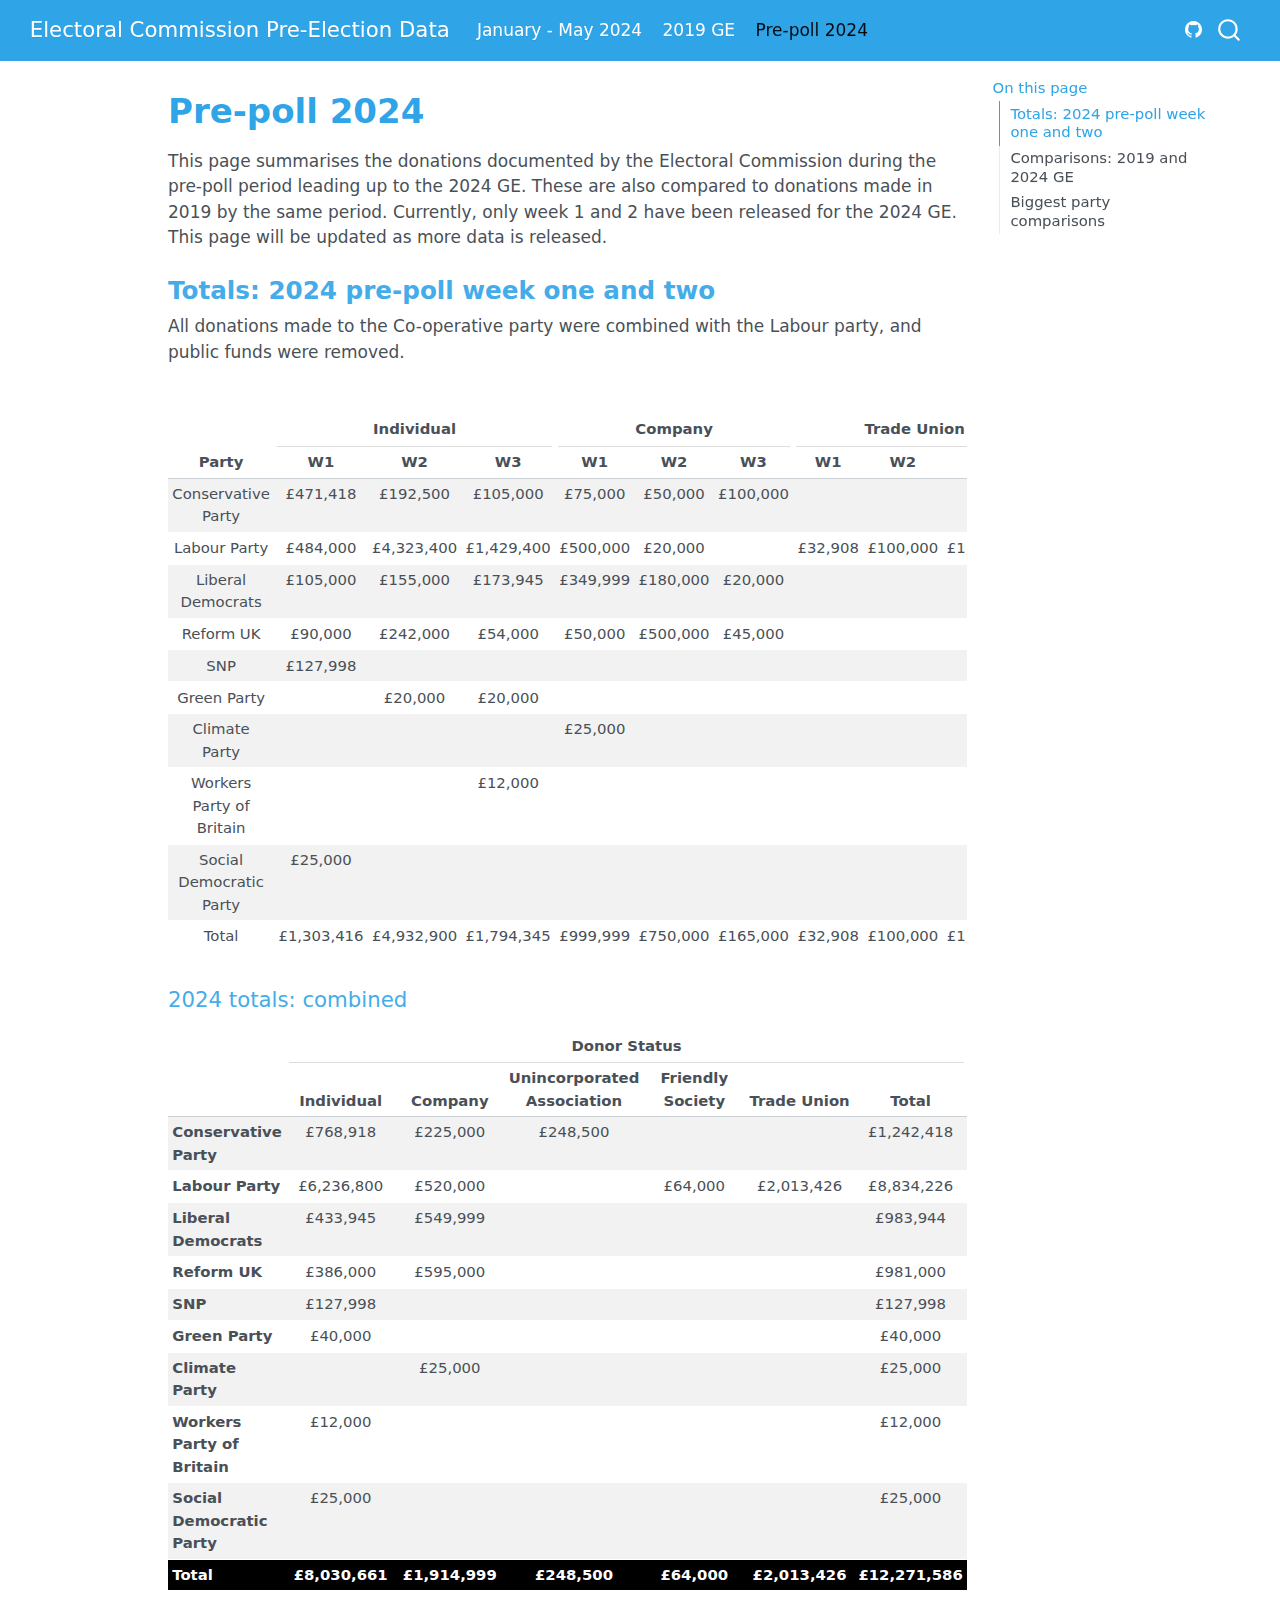
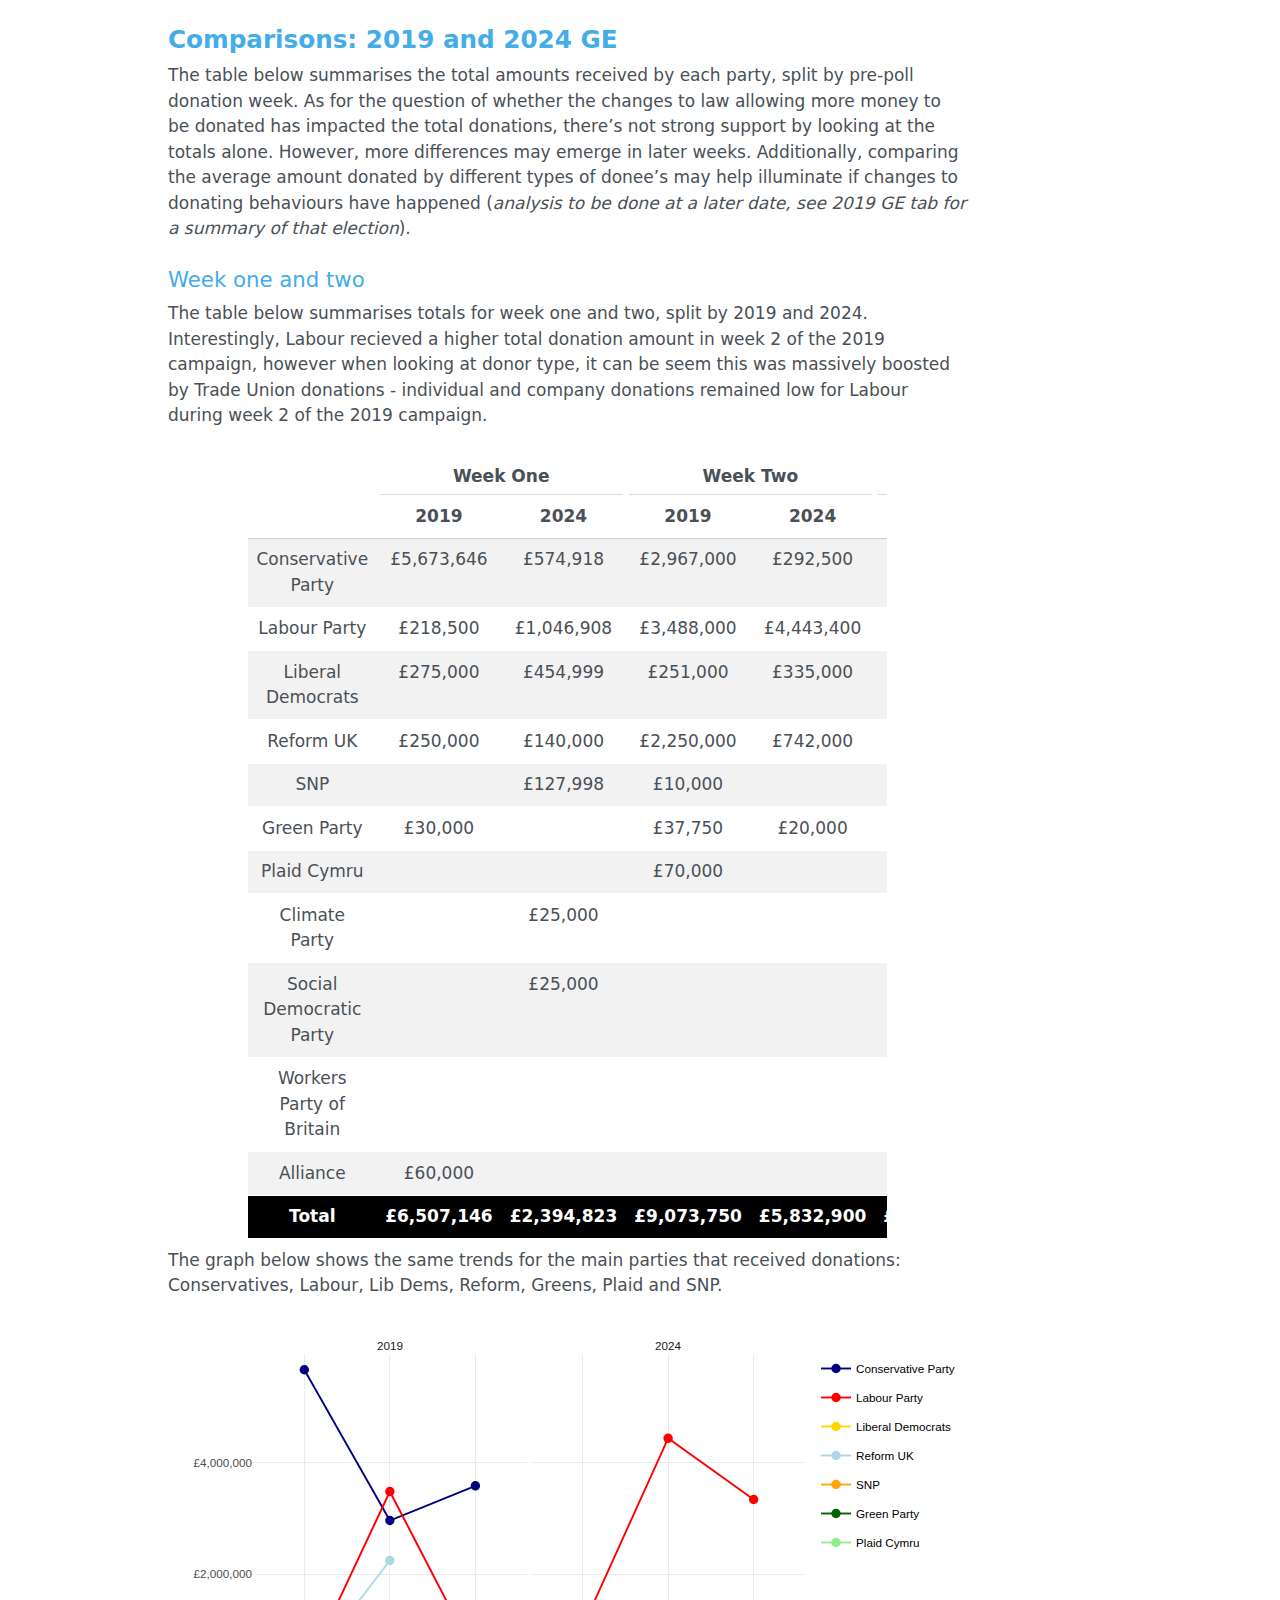
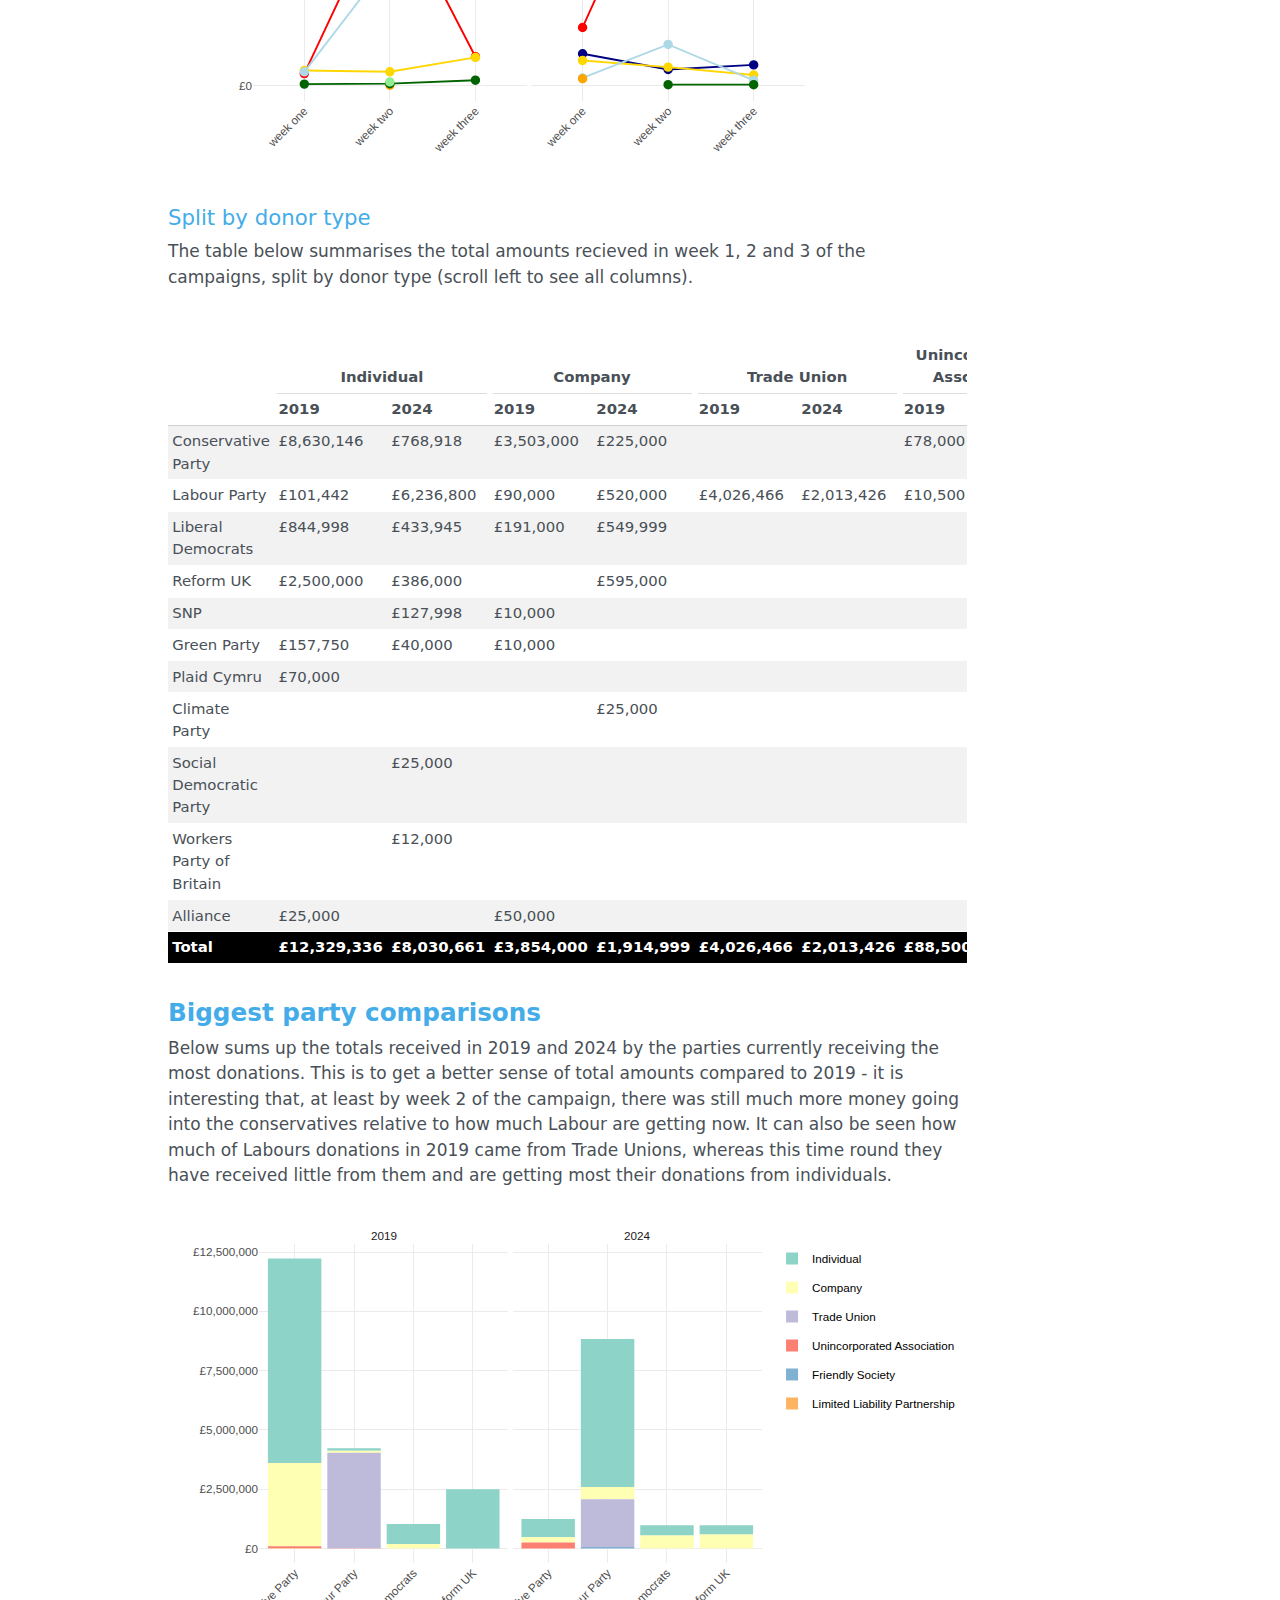
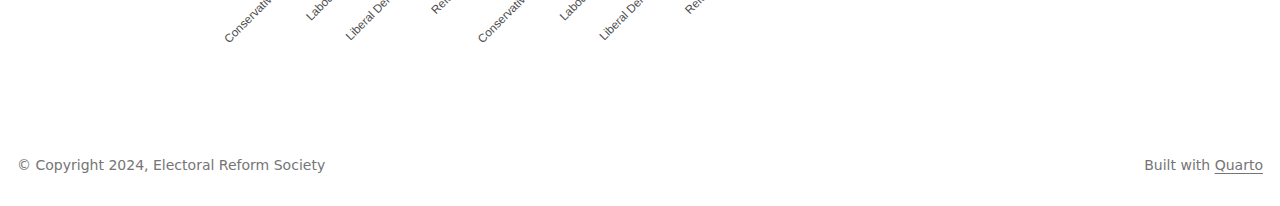
<file: docs/prepoll.html>
<!DOCTYPE html>
<html xmlns="http://www.w3.org/1999/xhtml" lang="en" xml:lang="en"><head>

<meta charset="utf-8">
<meta name="generator" content="quarto-1.4.555">

<meta name="viewport" content="width=device-width, initial-scale=1.0, user-scalable=yes">


<title>Electoral Commission Pre-Election Data - Pre-poll 2024</title>
<style>
code{white-space: pre-wrap;}
span.smallcaps{font-variant: small-caps;}
div.columns{display: flex; gap: min(4vw, 1.5em);}
div.column{flex: auto; overflow-x: auto;}
div.hanging-indent{margin-left: 1.5em; text-indent: -1.5em;}
ul.task-list{list-style: none;}
ul.task-list li input[type="checkbox"] {
  width: 0.8em;
  margin: 0 0.8em 0.2em -1em; /* quarto-specific, see https://github.com/quarto-dev/quarto-cli/issues/4556 */ 
  vertical-align: middle;
}
</style>


<script src="site_libs/quarto-nav/quarto-nav.js"></script>
<script src="site_libs/quarto-nav/headroom.min.js"></script>
<script src="site_libs/clipboard/clipboard.min.js"></script>
<script src="site_libs/quarto-search/autocomplete.umd.js"></script>
<script src="site_libs/quarto-search/fuse.min.js"></script>
<script src="site_libs/quarto-search/quarto-search.js"></script>
<meta name="quarto:offset" content="./">
<script src="site_libs/quarto-html/quarto.js"></script>
<script src="site_libs/quarto-html/popper.min.js"></script>
<script src="site_libs/quarto-html/tippy.umd.min.js"></script>
<script src="site_libs/quarto-html/anchor.min.js"></script>
<link href="site_libs/quarto-html/tippy.css" rel="stylesheet">
<link href="site_libs/quarto-html/quarto-syntax-highlighting.css" rel="stylesheet" id="quarto-text-highlighting-styles">
<script src="site_libs/bootstrap/bootstrap.min.js"></script>
<link href="site_libs/bootstrap/bootstrap-icons.css" rel="stylesheet">
<link href="site_libs/bootstrap/bootstrap.min.css" rel="stylesheet" id="quarto-bootstrap" data-mode="light">
<script id="quarto-search-options" type="application/json">{
  "location": "navbar",
  "copy-button": false,
  "collapse-after": 3,
  "panel-placement": "end",
  "type": "overlay",
  "limit": 50,
  "keyboard-shortcut": [
    "f",
    "/",
    "s"
  ],
  "show-item-context": false,
  "language": {
    "search-no-results-text": "No results",
    "search-matching-documents-text": "matching documents",
    "search-copy-link-title": "Copy link to search",
    "search-hide-matches-text": "Hide additional matches",
    "search-more-match-text": "more match in this document",
    "search-more-matches-text": "more matches in this document",
    "search-clear-button-title": "Clear",
    "search-text-placeholder": "",
    "search-detached-cancel-button-title": "Cancel",
    "search-submit-button-title": "Submit",
    "search-label": "Search"
  }
}</script>
<script src="site_libs/kePrint-0.0.1/kePrint.js"></script>

<link href="site_libs/lightable-0.0.1/lightable.css" rel="stylesheet">

<script src="site_libs/htmlwidgets-1.6.4/htmlwidgets.js"></script>

<script src="site_libs/plotly-binding-4.10.4/plotly.js"></script>

<script src="site_libs/typedarray-0.1/typedarray.min.js"></script>

<script src="site_libs/jquery-3.5.1/jquery.min.js"></script>

<link href="site_libs/crosstalk-1.2.1/css/crosstalk.min.css" rel="stylesheet">

<script src="site_libs/crosstalk-1.2.1/js/crosstalk.min.js"></script>

<link href="site_libs/plotly-htmlwidgets-css-2.11.1/plotly-htmlwidgets.css" rel="stylesheet">

<script src="site_libs/plotly-main-2.11.1/plotly-latest.min.js"></script>



</head>

<body class="nav-fixed">

<div id="quarto-search-results"></div>
  <header id="quarto-header" class="headroom fixed-top">
    <nav class="navbar navbar-expand-lg " data-bs-theme="dark">
      <div class="navbar-container container-fluid">
      <div class="navbar-brand-container mx-auto">
    <a class="navbar-brand" href="./index.html">
    <span class="navbar-title">Electoral Commission Pre-Election Data</span>
    </a>
  </div>
            <div id="quarto-search" class="" title="Search"></div>
          <button class="navbar-toggler" type="button" data-bs-toggle="collapse" data-bs-target="#navbarCollapse" aria-controls="navbarCollapse" aria-expanded="false" aria-label="Toggle navigation" onclick="if (window.quartoToggleHeadroom) { window.quartoToggleHeadroom(); }">
  <span class="navbar-toggler-icon"></span>
</button>
          <div class="collapse navbar-collapse" id="navbarCollapse">
            <ul class="navbar-nav navbar-nav-scroll me-auto">
  <li class="nav-item">
    <a class="nav-link" href="./index.html"> 
<span class="menu-text">January - May 2024</span></a>
  </li>  
  <li class="nav-item">
    <a class="nav-link" href="./may2024.html"> 
<span class="menu-text">2019 GE</span></a>
  </li>  
  <li class="nav-item">
    <a class="nav-link active" href="./prepoll.html" aria-current="page"> 
<span class="menu-text">Pre-poll 2024</span></a>
  </li>  
</ul>
          </div> <!-- /navcollapse -->
          <div class="quarto-navbar-tools">
    <a href="https://github.com/hazelcgordon/campaign_donation_tracker" title="" class="quarto-navigation-tool px-1" aria-label=""><i class="bi bi-github"></i></a>
</div>
      </div> <!-- /container-fluid -->
    </nav>
</header>
<!-- content -->
<div id="quarto-content" class="quarto-container page-columns page-rows-contents page-layout-article page-navbar">
<!-- sidebar -->
<!-- margin-sidebar -->
    <div id="quarto-margin-sidebar" class="sidebar margin-sidebar">
        <nav id="TOC" role="doc-toc" class="toc-active">
    <h2 id="toc-title">On this page</h2>
   
  <ul>
  <li><a href="#totals-2024-pre-poll-week-one-and-two" id="toc-totals-2024-pre-poll-week-one-and-two" class="nav-link active" data-scroll-target="#totals-2024-pre-poll-week-one-and-two">Totals: 2024 pre-poll week one and two</a></li>
  <li><a href="#comparisons-2019-and-2024-ge" id="toc-comparisons-2019-and-2024-ge" class="nav-link" data-scroll-target="#comparisons-2019-and-2024-ge">Comparisons: 2019 and 2024 GE</a></li>
  <li><a href="#biggest-party-comparisons" id="toc-biggest-party-comparisons" class="nav-link" data-scroll-target="#biggest-party-comparisons">Biggest party comparisons</a></li>
  </ul>
</nav>
    </div>
<!-- main -->
<main class="content" id="quarto-document-content">

<header id="title-block-header" class="quarto-title-block default">
<div class="quarto-title">
<h1 class="title">Pre-poll 2024</h1>
</div>



<div class="quarto-title-meta">

    
  
    
  </div>
  


</header>


<p>This page summarises the donations documented by the Electoral Commission during the pre-poll period leading up to the 2024 GE. These are also compared to donations made in 2019 by the same period. Currently, only week 1 and 2 have been released for the 2024 GE. This page will be updated as more data is released.</p>
<section id="totals-2024-pre-poll-week-one-and-two" class="level3">
<h3 class="anchored" data-anchor-id="totals-2024-pre-poll-week-one-and-two">Totals: 2024 pre-poll week one and two</h3>
<p>All donations made to the Co-operative party were combined with the Labour party, and public funds were removed.</p>
<div class="cell">
<div class="cell-output-display">
<table class="table caption-top table-sm table-striped small" data-quarto-postprocess="true">
<colgroup>
<col style="width: 5%">
<col style="width: 5%">
<col style="width: 5%">
<col style="width: 5%">
<col style="width: 5%">
<col style="width: 5%">
<col style="width: 5%">
<col style="width: 5%">
<col style="width: 5%">
<col style="width: 5%">
<col style="width: 5%">
<col style="width: 5%">
<col style="width: 5%">
<col style="width: 5%">
<col style="width: 5%">
<col style="width: 5%">
<col style="width: 5%">
</colgroup>
<thead>
<tr class="header">
<th data-quarto-table-cell-role="th" style="text-align: center; empty-cells: hide; border-bottom: hidden;"></th>
<th colspan="3" data-quarto-table-cell-role="th" style="text-align: center; border-bottom: hidden; padding-bottom: 0; padding-left: 3px; padding-right: 3px;"><div style="border-bottom: 1px solid #ddd; padding-bottom: 5px; ">
Individual
</div></th>
<th colspan="3" data-quarto-table-cell-role="th" style="text-align: center; border-bottom: hidden; padding-bottom: 0; padding-left: 3px; padding-right: 3px;"><div style="border-bottom: 1px solid #ddd; padding-bottom: 5px; ">
Company
</div></th>
<th colspan="3" data-quarto-table-cell-role="th" style="text-align: center; border-bottom: hidden; padding-bottom: 0; padding-left: 3px; padding-right: 3px;"><div style="border-bottom: 1px solid #ddd; padding-bottom: 5px; ">
Trade Union
</div></th>
<th colspan="3" data-quarto-table-cell-role="th" style="text-align: center; border-bottom: hidden; padding-bottom: 0; padding-left: 3px; padding-right: 3px;"><div style="border-bottom: 1px solid #ddd; padding-bottom: 5px; ">
Unincorporated Association
</div></th>
<th colspan="3" data-quarto-table-cell-role="th" style="text-align: center; border-bottom: hidden; padding-bottom: 0; padding-left: 3px; padding-right: 3px;"><div style="border-bottom: 1px solid #ddd; padding-bottom: 5px; ">
Friendly Society
</div></th>
<th data-quarto-table-cell-role="th" style="text-align: center; border-bottom: hidden; padding-bottom: 0; padding-left: 3px; padding-right: 3px;"><div style="border-bottom: 1px solid #ddd; padding-bottom: 5px; ">
Total
</div></th>
</tr>
<tr class="odd">
<th style="text-align: center;" data-quarto-table-cell-role="th">Party</th>
<th style="text-align: center;" data-quarto-table-cell-role="th">W1</th>
<th style="text-align: center;" data-quarto-table-cell-role="th">W2</th>
<th style="text-align: center;" data-quarto-table-cell-role="th">W3</th>
<th style="text-align: center;" data-quarto-table-cell-role="th">W1</th>
<th style="text-align: center;" data-quarto-table-cell-role="th">W2</th>
<th style="text-align: center;" data-quarto-table-cell-role="th">W3</th>
<th style="text-align: center;" data-quarto-table-cell-role="th">W1</th>
<th style="text-align: center;" data-quarto-table-cell-role="th">W2</th>
<th style="text-align: center;" data-quarto-table-cell-role="th">W3</th>
<th style="text-align: center;" data-quarto-table-cell-role="th">W1</th>
<th style="text-align: center;" data-quarto-table-cell-role="th">W2</th>
<th style="text-align: center;" data-quarto-table-cell-role="th">W3</th>
<th style="text-align: center;" data-quarto-table-cell-role="th">W1</th>
<th style="text-align: center;" data-quarto-table-cell-role="th">W2</th>
<th style="text-align: center;" data-quarto-table-cell-role="th">W3</th>
<th style="text-align: center;" data-quarto-table-cell-role="th"></th>
</tr>
</thead>
<tbody>
<tr class="odd">
<td style="text-align: center;">Conservative Party</td>
<td style="text-align: center;">£471,418</td>
<td style="text-align: center;">£192,500</td>
<td style="text-align: center;">£105,000</td>
<td style="text-align: center;">£75,000</td>
<td style="text-align: center;">£50,000</td>
<td style="text-align: center;">£100,000</td>
<td style="text-align: center;"></td>
<td style="text-align: center;"></td>
<td style="text-align: center;"></td>
<td style="text-align: center;">£28,500</td>
<td style="text-align: center;">£50,000</td>
<td style="text-align: center;">£170,000</td>
<td style="text-align: center;"></td>
<td style="text-align: center;"></td>
<td style="text-align: center;"></td>
<td style="text-align: center;">£1,242,418</td>
</tr>
<tr class="even">
<td style="text-align: center;">Labour Party</td>
<td style="text-align: center;">£484,000</td>
<td style="text-align: center;">£4,323,400</td>
<td style="text-align: center;">£1,429,400</td>
<td style="text-align: center;">£500,000</td>
<td style="text-align: center;">£20,000</td>
<td style="text-align: center;"></td>
<td style="text-align: center;">£32,908</td>
<td style="text-align: center;">£100,000</td>
<td style="text-align: center;">£1,880,518</td>
<td style="text-align: center;"></td>
<td style="text-align: center;"></td>
<td style="text-align: center;"></td>
<td style="text-align: center;">£30,000</td>
<td style="text-align: center;"></td>
<td style="text-align: center;">£34,000</td>
<td style="text-align: center;">£8,834,226</td>
</tr>
<tr class="odd">
<td style="text-align: center;">Liberal Democrats</td>
<td style="text-align: center;">£105,000</td>
<td style="text-align: center;">£155,000</td>
<td style="text-align: center;">£173,945</td>
<td style="text-align: center;">£349,999</td>
<td style="text-align: center;">£180,000</td>
<td style="text-align: center;">£20,000</td>
<td style="text-align: center;"></td>
<td style="text-align: center;"></td>
<td style="text-align: center;"></td>
<td style="text-align: center;"></td>
<td style="text-align: center;"></td>
<td style="text-align: center;"></td>
<td style="text-align: center;"></td>
<td style="text-align: center;"></td>
<td style="text-align: center;"></td>
<td style="text-align: center;">£983,944</td>
</tr>
<tr class="even">
<td style="text-align: center;">Reform UK</td>
<td style="text-align: center;">£90,000</td>
<td style="text-align: center;">£242,000</td>
<td style="text-align: center;">£54,000</td>
<td style="text-align: center;">£50,000</td>
<td style="text-align: center;">£500,000</td>
<td style="text-align: center;">£45,000</td>
<td style="text-align: center;"></td>
<td style="text-align: center;"></td>
<td style="text-align: center;"></td>
<td style="text-align: center;"></td>
<td style="text-align: center;"></td>
<td style="text-align: center;"></td>
<td style="text-align: center;"></td>
<td style="text-align: center;"></td>
<td style="text-align: center;"></td>
<td style="text-align: center;">£981,000</td>
</tr>
<tr class="odd">
<td style="text-align: center;">SNP</td>
<td style="text-align: center;">£127,998</td>
<td style="text-align: center;"></td>
<td style="text-align: center;"></td>
<td style="text-align: center;"></td>
<td style="text-align: center;"></td>
<td style="text-align: center;"></td>
<td style="text-align: center;"></td>
<td style="text-align: center;"></td>
<td style="text-align: center;"></td>
<td style="text-align: center;"></td>
<td style="text-align: center;"></td>
<td style="text-align: center;"></td>
<td style="text-align: center;"></td>
<td style="text-align: center;"></td>
<td style="text-align: center;"></td>
<td style="text-align: center;">£127,998</td>
</tr>
<tr class="even">
<td style="text-align: center;">Green Party</td>
<td style="text-align: center;"></td>
<td style="text-align: center;">£20,000</td>
<td style="text-align: center;">£20,000</td>
<td style="text-align: center;"></td>
<td style="text-align: center;"></td>
<td style="text-align: center;"></td>
<td style="text-align: center;"></td>
<td style="text-align: center;"></td>
<td style="text-align: center;"></td>
<td style="text-align: center;"></td>
<td style="text-align: center;"></td>
<td style="text-align: center;"></td>
<td style="text-align: center;"></td>
<td style="text-align: center;"></td>
<td style="text-align: center;"></td>
<td style="text-align: center;">£40,000</td>
</tr>
<tr class="odd">
<td style="text-align: center;">Climate Party</td>
<td style="text-align: center;"></td>
<td style="text-align: center;"></td>
<td style="text-align: center;"></td>
<td style="text-align: center;">£25,000</td>
<td style="text-align: center;"></td>
<td style="text-align: center;"></td>
<td style="text-align: center;"></td>
<td style="text-align: center;"></td>
<td style="text-align: center;"></td>
<td style="text-align: center;"></td>
<td style="text-align: center;"></td>
<td style="text-align: center;"></td>
<td style="text-align: center;"></td>
<td style="text-align: center;"></td>
<td style="text-align: center;"></td>
<td style="text-align: center;">£25,000</td>
</tr>
<tr class="even">
<td style="text-align: center;">Workers Party of Britain</td>
<td style="text-align: center;"></td>
<td style="text-align: center;"></td>
<td style="text-align: center;">£12,000</td>
<td style="text-align: center;"></td>
<td style="text-align: center;"></td>
<td style="text-align: center;"></td>
<td style="text-align: center;"></td>
<td style="text-align: center;"></td>
<td style="text-align: center;"></td>
<td style="text-align: center;"></td>
<td style="text-align: center;"></td>
<td style="text-align: center;"></td>
<td style="text-align: center;"></td>
<td style="text-align: center;"></td>
<td style="text-align: center;"></td>
<td style="text-align: center;">£12,000</td>
</tr>
<tr class="odd">
<td style="text-align: center;">Social Democratic Party</td>
<td style="text-align: center;">£25,000</td>
<td style="text-align: center;"></td>
<td style="text-align: center;"></td>
<td style="text-align: center;"></td>
<td style="text-align: center;"></td>
<td style="text-align: center;"></td>
<td style="text-align: center;"></td>
<td style="text-align: center;"></td>
<td style="text-align: center;"></td>
<td style="text-align: center;"></td>
<td style="text-align: center;"></td>
<td style="text-align: center;"></td>
<td style="text-align: center;"></td>
<td style="text-align: center;"></td>
<td style="text-align: center;"></td>
<td style="text-align: center;">£25,000</td>
</tr>
<tr class="even">
<td style="text-align: center;">Total</td>
<td style="text-align: center;">£1,303,416</td>
<td style="text-align: center;">£4,932,900</td>
<td style="text-align: center;">£1,794,345</td>
<td style="text-align: center;">£999,999</td>
<td style="text-align: center;">£750,000</td>
<td style="text-align: center;">£165,000</td>
<td style="text-align: center;">£32,908</td>
<td style="text-align: center;">£100,000</td>
<td style="text-align: center;">£1,880,518</td>
<td style="text-align: center;">£28,500</td>
<td style="text-align: center;">£50,000</td>
<td style="text-align: center;">£170,000</td>
<td style="text-align: center;">£30,000</td>
<td style="text-align: center;"></td>
<td style="text-align: center;">£34,000</td>
<td style="text-align: center;">£12,271,586</td>
</tr>
</tbody>
</table>


</div>
</div>
<section id="totals-combined" class="level4">
<h4 class="anchored" data-anchor-id="totals-combined">2024 totals: combined</h4>
<div class="cell">
<div class="cell-output-display">
<div class="table-responsive">
<table class="table table-striped table-hover table-condensed caption-top table-sm small" data-quarto-postprocess="true">
<colgroup>
<col style="width: 14%">
<col style="width: 14%">
<col style="width: 14%">
<col style="width: 14%">
<col style="width: 14%">
<col style="width: 14%">
<col style="width: 14%">
</colgroup>
<thead>
<tr class="header">
<th data-quarto-table-cell-role="th" style="text-align: left; empty-cells: hide; border-bottom: hidden;"></th>
<th colspan="6" data-quarto-table-cell-role="th" style="text-align: center; border-bottom: hidden; padding-bottom: 0; padding-left: 3px; padding-right: 3px; font-weight: bold;"><div style="border-bottom: 1px solid #ddd; padding-bottom: 5px; ">
Donor Status
</div></th>
</tr>
<tr class="odd">
<th style="text-align: left;" data-quarto-table-cell-role="th"></th>
<th style="text-align: center;" data-quarto-table-cell-role="th">Individual</th>
<th style="text-align: center;" data-quarto-table-cell-role="th">Company</th>
<th style="text-align: center;" data-quarto-table-cell-role="th">Unincorporated<br>
Association</th>
<th style="text-align: center;" data-quarto-table-cell-role="th">Friendly Society</th>
<th style="text-align: center;" data-quarto-table-cell-role="th">Trade Union</th>
<th style="text-align: center;" data-quarto-table-cell-role="th">Total</th>
</tr>
</thead>
<tbody>
<tr class="odd">
<td style="text-align: left; font-weight: bold;">Conservative Party</td>
<td style="text-align: center;">£768,918</td>
<td style="text-align: center;">£225,000</td>
<td style="text-align: center;">£248,500</td>
<td style="text-align: center;"></td>
<td style="text-align: center;"></td>
<td style="text-align: center;">£1,242,418</td>
</tr>
<tr class="even">
<td style="text-align: left; font-weight: bold;">Labour Party</td>
<td style="text-align: center;">£6,236,800</td>
<td style="text-align: center;">£520,000</td>
<td style="text-align: center;"></td>
<td style="text-align: center;">£64,000</td>
<td style="text-align: center;">£2,013,426</td>
<td style="text-align: center;">£8,834,226</td>
</tr>
<tr class="odd">
<td style="text-align: left; font-weight: bold;">Liberal Democrats</td>
<td style="text-align: center;">£433,945</td>
<td style="text-align: center;">£549,999</td>
<td style="text-align: center;"></td>
<td style="text-align: center;"></td>
<td style="text-align: center;"></td>
<td style="text-align: center;">£983,944</td>
</tr>
<tr class="even">
<td style="text-align: left; font-weight: bold;">Reform UK</td>
<td style="text-align: center;">£386,000</td>
<td style="text-align: center;">£595,000</td>
<td style="text-align: center;"></td>
<td style="text-align: center;"></td>
<td style="text-align: center;"></td>
<td style="text-align: center;">£981,000</td>
</tr>
<tr class="odd">
<td style="text-align: left; font-weight: bold;">SNP</td>
<td style="text-align: center;">£127,998</td>
<td style="text-align: center;"></td>
<td style="text-align: center;"></td>
<td style="text-align: center;"></td>
<td style="text-align: center;"></td>
<td style="text-align: center;">£127,998</td>
</tr>
<tr class="even">
<td style="text-align: left; font-weight: bold;">Green Party</td>
<td style="text-align: center;">£40,000</td>
<td style="text-align: center;"></td>
<td style="text-align: center;"></td>
<td style="text-align: center;"></td>
<td style="text-align: center;"></td>
<td style="text-align: center;">£40,000</td>
</tr>
<tr class="odd">
<td style="text-align: left; font-weight: bold;">Climate Party</td>
<td style="text-align: center;"></td>
<td style="text-align: center;">£25,000</td>
<td style="text-align: center;"></td>
<td style="text-align: center;"></td>
<td style="text-align: center;"></td>
<td style="text-align: center;">£25,000</td>
</tr>
<tr class="even">
<td style="text-align: left; font-weight: bold;">Workers Party of Britain</td>
<td style="text-align: center;">£12,000</td>
<td style="text-align: center;"></td>
<td style="text-align: center;"></td>
<td style="text-align: center;"></td>
<td style="text-align: center;"></td>
<td style="text-align: center;">£12,000</td>
</tr>
<tr class="odd">
<td style="text-align: left; font-weight: bold;">Social Democratic Party</td>
<td style="text-align: center;">£25,000</td>
<td style="text-align: center;"></td>
<td style="text-align: center;"></td>
<td style="text-align: center;"></td>
<td style="text-align: center;"></td>
<td style="text-align: center;">£25,000</td>
</tr>
<tr class="even">
<td style="text-align: left; font-weight: bold; font-weight: bold; color: white !important; background-color: black !important;">Total</td>
<td style="text-align: center; font-weight: bold; color: white !important; background-color: black !important;">£8,030,661</td>
<td style="text-align: center; font-weight: bold; color: white !important; background-color: black !important;">£1,914,999</td>
<td style="text-align: center; font-weight: bold; color: white !important; background-color: black !important;">£248,500</td>
<td style="text-align: center; font-weight: bold; color: white !important; background-color: black !important;">£64,000</td>
<td style="text-align: center; font-weight: bold; color: white !important; background-color: black !important;">£2,013,426</td>
<td style="text-align: center; font-weight: bold; color: white !important; background-color: black !important;">£12,271,586</td>
</tr>
</tbody>
</table>
</div>


</div>
</div>
</section>
</section>
<section id="comparisons-2019-and-2024-ge" class="level3">
<h3 class="anchored" data-anchor-id="comparisons-2019-and-2024-ge">Comparisons: 2019 and 2024 GE</h3>
<p>The table below summarises the total amounts received by each party, split by pre-poll donation week. As for the question of whether the changes to law allowing more money to be donated has impacted the total donations, there’s not strong support by looking at the totals alone. However, more differences may emerge in later weeks. Additionally, comparing the average amount donated by different types of donee’s may help illuminate if changes to donating behaviours have happened (<em>analysis to be done at a later date, see 2019 GE tab for a summary of that election</em>).</p>
<section id="week-one-and-two" class="level4">
<h4 class="anchored" data-anchor-id="week-one-and-two">Week one and two</h4>
<p>The table below summarises totals for week one and two, split by 2019 and 2024. Interestingly, Labour recieved a higher total donation amount in week 2 of the 2019 campaign, however when looking at donor type, it can be seem this was massively boosted by Trade Union donations - individual and company donations remained low for Labour during week 2 of the 2019 campaign.</p>
<div style="width: 80%; margin: auto;">
<div class="table-responsive">
<table class="table table-striped table-hover table-condensed caption-top" data-quarto-postprocess="true">
<colgroup>
<col style="width: 14%">
<col style="width: 14%">
<col style="width: 14%">
<col style="width: 14%">
<col style="width: 14%">
<col style="width: 14%">
<col style="width: 14%">
</colgroup>
<thead>
<tr class="header">
<th data-quarto-table-cell-role="th" style="text-align: center; empty-cells: hide; border-bottom: hidden;"></th>
<th colspan="2" data-quarto-table-cell-role="th" style="text-align: center; border-bottom: hidden; padding-bottom: 0; padding-left: 3px; padding-right: 3px;"><div style="border-bottom: 1px solid #ddd; padding-bottom: 5px; ">
Week One
</div></th>
<th colspan="2" data-quarto-table-cell-role="th" style="text-align: center; border-bottom: hidden; padding-bottom: 0; padding-left: 3px; padding-right: 3px;"><div style="border-bottom: 1px solid #ddd; padding-bottom: 5px; ">
Week Two
</div></th>
<th colspan="2" data-quarto-table-cell-role="th" style="text-align: center; border-bottom: hidden; padding-bottom: 0; padding-left: 3px; padding-right: 3px;"><div style="border-bottom: 1px solid #ddd; padding-bottom: 5px; ">
Week 3
</div></th>
</tr>
<tr class="odd">
<th style="text-align: center;" data-quarto-table-cell-role="th"></th>
<th style="text-align: center;" data-quarto-table-cell-role="th">2019</th>
<th style="text-align: center;" data-quarto-table-cell-role="th">2024</th>
<th style="text-align: center;" data-quarto-table-cell-role="th">2019</th>
<th style="text-align: center;" data-quarto-table-cell-role="th">2024</th>
<th style="text-align: center;" data-quarto-table-cell-role="th">2019</th>
<th style="text-align: center;" data-quarto-table-cell-role="th">2024</th>
</tr>
</thead>
<tbody>
<tr class="odd">
<td style="text-align: center;">Conservative Party</td>
<td style="text-align: center;">£5,673,646</td>
<td style="text-align: center;">£574,918</td>
<td style="text-align: center;">£2,967,000</td>
<td style="text-align: center;">£292,500</td>
<td style="text-align: center;">£3,590,500</td>
<td style="text-align: center;">£375,000</td>
</tr>
<tr class="even">
<td style="text-align: center;">Labour Party</td>
<td style="text-align: center;">£218,500</td>
<td style="text-align: center;">£1,046,908</td>
<td style="text-align: center;">£3,488,000</td>
<td style="text-align: center;">£4,443,400</td>
<td style="text-align: center;">£521,909</td>
<td style="text-align: center;">£3,343,918</td>
</tr>
<tr class="odd">
<td style="text-align: center;">Liberal Democrats</td>
<td style="text-align: center;">£275,000</td>
<td style="text-align: center;">£454,999</td>
<td style="text-align: center;">£251,000</td>
<td style="text-align: center;">£335,000</td>
<td style="text-align: center;">£509,998</td>
<td style="text-align: center;">£193,945</td>
</tr>
<tr class="even">
<td style="text-align: center;">Reform UK</td>
<td style="text-align: center;">£250,000</td>
<td style="text-align: center;">£140,000</td>
<td style="text-align: center;">£2,250,000</td>
<td style="text-align: center;">£742,000</td>
<td style="text-align: center;"></td>
<td style="text-align: center;">£99,000</td>
</tr>
<tr class="odd">
<td style="text-align: center;">SNP</td>
<td style="text-align: center;"></td>
<td style="text-align: center;">£127,998</td>
<td style="text-align: center;">£10,000</td>
<td style="text-align: center;"></td>
<td style="text-align: center;"></td>
<td style="text-align: center;"></td>
</tr>
<tr class="even">
<td style="text-align: center;">Green Party</td>
<td style="text-align: center;">£30,000</td>
<td style="text-align: center;"></td>
<td style="text-align: center;">£37,750</td>
<td style="text-align: center;">£20,000</td>
<td style="text-align: center;">£100,000</td>
<td style="text-align: center;">£20,000</td>
</tr>
<tr class="odd">
<td style="text-align: center;">Plaid Cymru</td>
<td style="text-align: center;"></td>
<td style="text-align: center;"></td>
<td style="text-align: center;">£70,000</td>
<td style="text-align: center;"></td>
<td style="text-align: center;"></td>
<td style="text-align: center;"></td>
</tr>
<tr class="even">
<td style="text-align: center;">Climate Party</td>
<td style="text-align: center;"></td>
<td style="text-align: center;">£25,000</td>
<td style="text-align: center;"></td>
<td style="text-align: center;"></td>
<td style="text-align: center;"></td>
<td style="text-align: center;"></td>
</tr>
<tr class="odd">
<td style="text-align: center;">Social Democratic Party</td>
<td style="text-align: center;"></td>
<td style="text-align: center;">£25,000</td>
<td style="text-align: center;"></td>
<td style="text-align: center;"></td>
<td style="text-align: center;"></td>
<td style="text-align: center;"></td>
</tr>
<tr class="even">
<td style="text-align: center;">Workers Party of Britain</td>
<td style="text-align: center;"></td>
<td style="text-align: center;"></td>
<td style="text-align: center;"></td>
<td style="text-align: center;"></td>
<td style="text-align: center;"></td>
<td style="text-align: center;">£12,000</td>
</tr>
<tr class="odd">
<td style="text-align: center;">Alliance</td>
<td style="text-align: center;">£60,000</td>
<td style="text-align: center;"></td>
<td style="text-align: center;"></td>
<td style="text-align: center;"></td>
<td style="text-align: center;">£15,000</td>
<td style="text-align: center;"></td>
</tr>
<tr class="even">
<td style="text-align: center; font-weight: bold; color: white !important; background-color: black !important;">Total</td>
<td style="text-align: center; font-weight: bold; color: white !important; background-color: black !important;">£6,507,146</td>
<td style="text-align: center; font-weight: bold; color: white !important; background-color: black !important;">£2,394,823</td>
<td style="text-align: center; font-weight: bold; color: white !important; background-color: black !important;">£9,073,750</td>
<td style="text-align: center; font-weight: bold; color: white !important; background-color: black !important;">£5,832,900</td>
<td style="text-align: center; font-weight: bold; color: white !important; background-color: black !important;">£4,737,407</td>
<td style="text-align: center; font-weight: bold; color: white !important; background-color: black !important;">£4,043,863</td>
</tr>
</tbody>
</table>
</div>


</div>
<p>The graph below shows the same trends for the main parties that received donations: Conservatives, Labour, Lib Dems, Reform, Greens, Plaid and SNP.</p>
<div class="cell">
<div class="cell-output-display">
<div class="plotly html-widget html-fill-item" id="htmlwidget-e005a3c2519f44cba96f" style="width:100%;height:464px;"></div>
<script type="application/json" data-for="htmlwidget-e005a3c2519f44cba96f">{"x":{"data":[{"x":[1,2,3],"y":[5673645.9199999999,2967000,3590500],"text":["Total Value: £5,673,646<br>Party: Conservative Party<br>Pre-poll period: week one","Total Value: £2,967,000<br>Party: Conservative Party<br>Pre-poll period: week two","Total Value: £3,590,500<br>Party: Conservative Party<br>Pre-poll period: week three"],"type":"scatter","mode":"lines+markers","line":{"width":1.8897637795275593,"color":"rgba(0,0,128,1)","dash":"solid"},"hoveron":"points","name":"Conservative Party","legendgroup":"Conservative Party","showlegend":true,"xaxis":"x","yaxis":"y","hoverinfo":"text","marker":{"autocolorscale":false,"color":"rgba(0,0,128,1)","opacity":1,"size":7.559055118110237,"symbol":"circle","line":{"width":1.8897637795275593,"color":"rgba(0,0,128,1)"}},"frame":null},{"x":[1,2,3],"y":[574918.43000000005,292500,374999.98999999999],"text":["Total Value: £  574,918<br>Party: Conservative Party<br>Pre-poll period: week one","Total Value: £  292,500<br>Party: Conservative Party<br>Pre-poll period: week two","Total Value: £  375,000<br>Party: Conservative Party<br>Pre-poll period: week three"],"type":"scatter","mode":"lines+markers","line":{"width":1.8897637795275593,"color":"rgba(0,0,128,1)","dash":"solid"},"hoveron":"points","name":"Conservative Party","legendgroup":"Conservative Party","showlegend":false,"xaxis":"x2","yaxis":"y","hoverinfo":"text","marker":{"autocolorscale":false,"color":"rgba(0,0,128,1)","opacity":1,"size":7.559055118110237,"symbol":"circle","line":{"width":1.8897637795275593,"color":"rgba(0,0,128,1)"}},"frame":null},{"x":[1,2,3],"y":[218500,3488000,521908.60999999999],"text":["Total Value: £  218,500<br>Party: Labour Party<br>Pre-poll period: week one","Total Value: £3,488,000<br>Party: Labour Party<br>Pre-poll period: week two","Total Value: £  521,909<br>Party: Labour Party<br>Pre-poll period: week three"],"type":"scatter","mode":"lines+markers","line":{"width":1.8897637795275593,"color":"rgba(255,0,0,1)","dash":"solid"},"hoveron":"points","name":"Labour Party","legendgroup":"Labour Party","showlegend":true,"xaxis":"x","yaxis":"y","hoverinfo":"text","marker":{"autocolorscale":false,"color":"rgba(255,0,0,1)","opacity":1,"size":7.559055118110237,"symbol":"circle","line":{"width":1.8897637795275593,"color":"rgba(255,0,0,1)"}},"frame":null},{"x":[1,2,3],"y":[1046908.33,4443400,3343918.0600000001],"text":["Total Value: £1,046,908<br>Party: Labour Party<br>Pre-poll period: week one","Total Value: £4,443,400<br>Party: Labour Party<br>Pre-poll period: week two","Total Value: £3,343,918<br>Party: Labour Party<br>Pre-poll period: week three"],"type":"scatter","mode":"lines+markers","line":{"width":1.8897637795275593,"color":"rgba(255,0,0,1)","dash":"solid"},"hoveron":"points","name":"Labour Party","legendgroup":"Labour Party","showlegend":false,"xaxis":"x2","yaxis":"y","hoverinfo":"text","marker":{"autocolorscale":false,"color":"rgba(255,0,0,1)","opacity":1,"size":7.559055118110237,"symbol":"circle","line":{"width":1.8897637795275593,"color":"rgba(255,0,0,1)"}},"frame":null},{"x":[1,2,3],"y":[275000,251000,509998],"text":["Total Value: £  275,000<br>Party: Liberal Democrats<br>Pre-poll period: week one","Total Value: £  251,000<br>Party: Liberal Democrats<br>Pre-poll period: week two","Total Value: £  509,998<br>Party: Liberal Democrats<br>Pre-poll period: week three"],"type":"scatter","mode":"lines+markers","line":{"width":1.8897637795275593,"color":"rgba(255,215,0,1)","dash":"solid"},"hoveron":"points","name":"Liberal Democrats","legendgroup":"Liberal Democrats","showlegend":true,"xaxis":"x","yaxis":"y","hoverinfo":"text","marker":{"autocolorscale":false,"color":"rgba(255,215,0,1)","opacity":1,"size":7.559055118110237,"symbol":"circle","line":{"width":1.8897637795275593,"color":"rgba(255,215,0,1)"}},"frame":null},{"x":[1,2,3],"y":[454999,335000,193944.79999999999],"text":["Total Value: £  454,999<br>Party: Liberal Democrats<br>Pre-poll period: week one","Total Value: £  335,000<br>Party: Liberal Democrats<br>Pre-poll period: week two","Total Value: £  193,945<br>Party: Liberal Democrats<br>Pre-poll period: week three"],"type":"scatter","mode":"lines+markers","line":{"width":1.8897637795275593,"color":"rgba(255,215,0,1)","dash":"solid"},"hoveron":"points","name":"Liberal Democrats","legendgroup":"Liberal Democrats","showlegend":false,"xaxis":"x2","yaxis":"y","hoverinfo":"text","marker":{"autocolorscale":false,"color":"rgba(255,215,0,1)","opacity":1,"size":7.559055118110237,"symbol":"circle","line":{"width":1.8897637795275593,"color":"rgba(255,215,0,1)"}},"frame":null},{"x":[1,2],"y":[250000,2250000],"text":["Total Value: £  250,000<br>Party: Reform UK<br>Pre-poll period: week one","Total Value: £2,250,000<br>Party: Reform UK<br>Pre-poll period: week two"],"type":"scatter","mode":"lines+markers","line":{"width":1.8897637795275593,"color":"rgba(173,216,230,1)","dash":"solid"},"hoveron":"points","name":"Reform UK","legendgroup":"Reform UK","showlegend":true,"xaxis":"x","yaxis":"y","hoverinfo":"text","marker":{"autocolorscale":false,"color":"rgba(173,216,230,1)","opacity":1,"size":7.559055118110237,"symbol":"circle","line":{"width":1.8897637795275593,"color":"rgba(173,216,230,1)"}},"frame":null},{"x":[1,2,3],"y":[140000,742000,99000],"text":["Total Value: £  140,000<br>Party: Reform UK<br>Pre-poll period: week one","Total Value: £  742,000<br>Party: Reform UK<br>Pre-poll period: week two","Total Value: £   99,000<br>Party: Reform UK<br>Pre-poll period: week three"],"type":"scatter","mode":"lines+markers","line":{"width":1.8897637795275593,"color":"rgba(173,216,230,1)","dash":"solid"},"hoveron":"points","name":"Reform UK","legendgroup":"Reform UK","showlegend":false,"xaxis":"x2","yaxis":"y","hoverinfo":"text","marker":{"autocolorscale":false,"color":"rgba(173,216,230,1)","opacity":1,"size":7.559055118110237,"symbol":"circle","line":{"width":1.8897637795275593,"color":"rgba(173,216,230,1)"}},"frame":null},{"x":[2],"y":[10000],"text":"Total Value: £   10,000<br>Party: SNP<br>Pre-poll period: week two","type":"scatter","mode":"lines+markers","line":{"width":1.8897637795275593,"color":"rgba(255,165,0,1)","dash":"solid"},"hoveron":"points","name":"SNP","legendgroup":"SNP","showlegend":true,"xaxis":"x","yaxis":"y","hoverinfo":"text","marker":{"autocolorscale":false,"color":"rgba(255,165,0,1)","opacity":1,"size":7.559055118110237,"symbol":"circle","line":{"width":1.8897637795275593,"color":"rgba(255,165,0,1)"}},"frame":null},{"x":[1],"y":[127998.35000000001],"text":"Total Value: £  127,998<br>Party: SNP<br>Pre-poll period: week one","type":"scatter","mode":"lines+markers","line":{"width":1.8897637795275593,"color":"rgba(255,165,0,1)","dash":"solid"},"hoveron":"points","name":"SNP","legendgroup":"SNP","showlegend":false,"xaxis":"x2","yaxis":"y","hoverinfo":"text","marker":{"autocolorscale":false,"color":"rgba(255,165,0,1)","opacity":1,"size":7.559055118110237,"symbol":"circle","line":{"width":1.8897637795275593,"color":"rgba(255,165,0,1)"}},"frame":null},{"x":[1,2,3],"y":[30000,37750,100000],"text":["Total Value: £   30,000<br>Party: Green Party<br>Pre-poll period: week one","Total Value: £   37,750<br>Party: Green Party<br>Pre-poll period: week two","Total Value: £  100,000<br>Party: Green Party<br>Pre-poll period: week three"],"type":"scatter","mode":"lines+markers","line":{"width":1.8897637795275593,"color":"rgba(0,100,0,1)","dash":"solid"},"hoveron":"points","name":"Green Party","legendgroup":"Green Party","showlegend":true,"xaxis":"x","yaxis":"y","hoverinfo":"text","marker":{"autocolorscale":false,"color":"rgba(0,100,0,1)","opacity":1,"size":7.559055118110237,"symbol":"circle","line":{"width":1.8897637795275593,"color":"rgba(0,100,0,1)"}},"frame":null},{"x":[2,3],"y":[20000,20000],"text":["Total Value: £   20,000<br>Party: Green Party<br>Pre-poll period: week two","Total Value: £   20,000<br>Party: Green Party<br>Pre-poll period: week three"],"type":"scatter","mode":"lines+markers","line":{"width":1.8897637795275593,"color":"rgba(0,100,0,1)","dash":"solid"},"hoveron":"points","name":"Green Party","legendgroup":"Green Party","showlegend":false,"xaxis":"x2","yaxis":"y","hoverinfo":"text","marker":{"autocolorscale":false,"color":"rgba(0,100,0,1)","opacity":1,"size":7.559055118110237,"symbol":"circle","line":{"width":1.8897637795275593,"color":"rgba(0,100,0,1)"}},"frame":null},{"x":[2],"y":[70000],"text":"Total Value: £   70,000<br>Party: Plaid Cymru<br>Pre-poll period: week two","type":"scatter","mode":"lines+markers","line":{"width":1.8897637795275593,"color":"rgba(144,238,144,1)","dash":"solid"},"hoveron":"points","name":"Plaid Cymru","legendgroup":"Plaid Cymru","showlegend":true,"xaxis":"x","yaxis":"y","hoverinfo":"text","marker":{"autocolorscale":false,"color":"rgba(144,238,144,1)","opacity":1,"size":7.559055118110237,"symbol":"circle","line":{"width":1.8897637795275593,"color":"rgba(144,238,144,1)"}},"frame":null}],"layout":{"margin":{"t":37.917808219178085,"r":7.3059360730593621,"b":45.193083580212317,"l":69.406392694063939},"font":{"color":"rgba(0,0,0,1)","family":"","size":14.611872146118724},"xaxis":{"domain":[0,0.49592302674494454],"automargin":true,"type":"linear","autorange":false,"range":[0.40000000000000002,3.6000000000000001],"tickmode":"array","ticktext":["week one","week two","week three"],"tickvals":[1,2,3],"categoryorder":"array","categoryarray":["week one","week two","week three"],"nticks":null,"ticks":"","tickcolor":null,"ticklen":3.6529680365296811,"tickwidth":0,"showticklabels":true,"tickfont":{"color":"rgba(77,77,77,1)","family":"","size":11.68949771689498},"tickangle":-45,"showline":false,"linecolor":null,"linewidth":0,"showgrid":true,"gridcolor":"rgba(235,235,235,1)","gridwidth":0.66417600664176002,"zeroline":false,"anchor":"y","title":"","hoverformat":".2f"},"yaxis":{"domain":[0,1],"automargin":true,"type":"linear","autorange":false,"range":[-273182.29600000003,5956828.216],"tickmode":"array","ticktext":["£0","£2,000,000","£4,000,000"],"tickvals":[0,2000000,4000000],"categoryorder":"array","categoryarray":["£0","£2,000,000","£4,000,000"],"nticks":null,"ticks":"","tickcolor":null,"ticklen":3.6529680365296811,"tickwidth":0,"showticklabels":true,"tickfont":{"color":"rgba(77,77,77,1)","family":"","size":11.68949771689498},"tickangle":-0,"showline":false,"linecolor":null,"linewidth":0,"showgrid":true,"gridcolor":"rgba(235,235,235,1)","gridwidth":0.66417600664176002,"zeroline":false,"anchor":"x","title":"","hoverformat":".2f"},"shapes":[{"type":"rect","fillcolor":null,"line":{"color":null,"width":0,"linetype":[]},"yref":"paper","xref":"paper","x0":0,"x1":0.49592302674494454,"y0":0,"y1":1},{"type":"rect","fillcolor":null,"line":{"color":null,"width":0,"linetype":[]},"yref":"paper","xref":"paper","x0":0,"x1":0.49592302674494454,"y0":0,"y1":23.37899543378996,"yanchor":1,"ysizemode":"pixel"},{"type":"rect","fillcolor":null,"line":{"color":null,"width":0,"linetype":[]},"yref":"paper","xref":"paper","x0":0.5040769732550554,"x1":1,"y0":0,"y1":1},{"type":"rect","fillcolor":null,"line":{"color":null,"width":0,"linetype":[]},"yref":"paper","xref":"paper","x0":0.5040769732550554,"x1":1,"y0":0,"y1":23.37899543378996,"yanchor":1,"ysizemode":"pixel"}],"annotations":[{"text":"2019","x":0.24796151337247227,"y":1,"showarrow":false,"ax":0,"ay":0,"font":{"color":"rgba(26,26,26,1)","family":"","size":11.68949771689498},"xref":"paper","yref":"paper","textangle":-0,"xanchor":"center","yanchor":"bottom"},{"text":"2024","x":0.7520384866275277,"y":1,"showarrow":false,"ax":0,"ay":0,"font":{"color":"rgba(26,26,26,1)","family":"","size":11.68949771689498},"xref":"paper","yref":"paper","textangle":-0,"xanchor":"center","yanchor":"bottom"}],"xaxis2":{"type":"linear","autorange":false,"range":[0.40000000000000002,3.6000000000000001],"tickmode":"array","ticktext":["week one","week two","week three"],"tickvals":[1,2,3],"categoryorder":"array","categoryarray":["week one","week two","week three"],"nticks":null,"ticks":"","tickcolor":null,"ticklen":3.6529680365296811,"tickwidth":0,"showticklabels":true,"tickfont":{"color":"rgba(77,77,77,1)","family":"","size":11.68949771689498},"tickangle":-45,"showline":false,"linecolor":null,"linewidth":0,"showgrid":true,"domain":[0.5040769732550554,1],"gridcolor":"rgba(235,235,235,1)","gridwidth":0.66417600664176002,"zeroline":false,"anchor":"y","title":"","hoverformat":".2f"},"showlegend":true,"legend":{"bgcolor":null,"bordercolor":null,"borderwidth":0,"font":{"color":"rgba(0,0,0,1)","family":"","size":11.68949771689498},"title":{"text":"","font":{"color":"rgba(0,0,0,1)","family":"","size":14.611872146118724}}},"hovermode":"closest","barmode":"relative"},"config":{"doubleClick":"reset","modeBarButtonsToAdd":["hoverclosest","hovercompare"],"showSendToCloud":false},"source":"A","attrs":{"6b98105d65e0":{"x":{},"y":{},"colour":{},"text":{},"type":"scatter"},"6b9831d26d78":{"x":{},"y":{},"colour":{},"text":{}}},"cur_data":"6b98105d65e0","visdat":{"6b98105d65e0":["function (y) ","x"],"6b9831d26d78":["function (y) ","x"]},"highlight":{"on":"plotly_click","persistent":false,"dynamic":false,"selectize":false,"opacityDim":0.20000000000000001,"selected":{"opacity":1},"debounce":0},"shinyEvents":["plotly_hover","plotly_click","plotly_selected","plotly_relayout","plotly_brushed","plotly_brushing","plotly_clickannotation","plotly_doubleclick","plotly_deselect","plotly_afterplot","plotly_sunburstclick"],"base_url":"https://plot.ly"},"evals":[],"jsHooks":[]}</script>
</div>
</div>
</section>
<section id="split-by-donor-type" class="level4">
<h4 class="anchored" data-anchor-id="split-by-donor-type">Split by donor type</h4>
<p>The table below summarises the total amounts recieved in week 1, 2 and 3 of the campaigns, split by donor type (scroll left to see all columns).</p>
<div class="cell">
<div class="cell-output-display">
<div class="table-responsive">
<table class="table table-striped table-hover table-condensed caption-top table-sm small" data-quarto-postprocess="true">
<colgroup>
<col style="width: 7%">
<col style="width: 7%">
<col style="width: 7%">
<col style="width: 7%">
<col style="width: 7%">
<col style="width: 7%">
<col style="width: 7%">
<col style="width: 7%">
<col style="width: 7%">
<col style="width: 7%">
<col style="width: 7%">
<col style="width: 7%">
<col style="width: 7%">
</colgroup>
<thead>
<tr class="header">
<th data-quarto-table-cell-role="th" style="text-align: left; empty-cells: hide; border-bottom: hidden;"></th>
<th colspan="2" data-quarto-table-cell-role="th" style="text-align: center; border-bottom: hidden; padding-bottom: 0; padding-left: 3px; padding-right: 3px;"><div style="border-bottom: 1px solid #ddd; padding-bottom: 5px; ">
Individual
</div></th>
<th colspan="2" data-quarto-table-cell-role="th" style="text-align: center; border-bottom: hidden; padding-bottom: 0; padding-left: 3px; padding-right: 3px;"><div style="border-bottom: 1px solid #ddd; padding-bottom: 5px; ">
Company
</div></th>
<th colspan="2" data-quarto-table-cell-role="th" style="text-align: center; border-bottom: hidden; padding-bottom: 0; padding-left: 3px; padding-right: 3px;"><div style="border-bottom: 1px solid #ddd; padding-bottom: 5px; ">
Trade Union
</div></th>
<th colspan="2" data-quarto-table-cell-role="th" style="text-align: center; border-bottom: hidden; padding-bottom: 0; padding-left: 3px; padding-right: 3px;"><div style="border-bottom: 1px solid #ddd; padding-bottom: 5px; ">
Unincorporated Association
</div></th>
<th colspan="2" data-quarto-table-cell-role="th" style="text-align: center; border-bottom: hidden; padding-bottom: 0; padding-left: 3px; padding-right: 3px;"><div style="border-bottom: 1px solid #ddd; padding-bottom: 5px; ">
Friendly Society
</div></th>
<th colspan="2" data-quarto-table-cell-role="th" style="text-align: center; border-bottom: hidden; padding-bottom: 0; padding-left: 3px; padding-right: 3px;"><div style="border-bottom: 1px solid #ddd; padding-bottom: 5px; ">
Limited Liability Partnership
</div></th>
</tr>
<tr class="odd">
<th style="text-align: left;" data-quarto-table-cell-role="th"></th>
<th style="text-align: left;" data-quarto-table-cell-role="th">2019</th>
<th style="text-align: left;" data-quarto-table-cell-role="th">2024</th>
<th style="text-align: left;" data-quarto-table-cell-role="th">2019</th>
<th style="text-align: left;" data-quarto-table-cell-role="th">2024</th>
<th style="text-align: left;" data-quarto-table-cell-role="th">2019</th>
<th style="text-align: left;" data-quarto-table-cell-role="th">2024</th>
<th style="text-align: left;" data-quarto-table-cell-role="th">2019</th>
<th style="text-align: left;" data-quarto-table-cell-role="th">2024</th>
<th style="text-align: left;" data-quarto-table-cell-role="th">2019</th>
<th style="text-align: left;" data-quarto-table-cell-role="th">2024</th>
<th style="text-align: left;" data-quarto-table-cell-role="th">2019</th>
<th style="text-align: left;" data-quarto-table-cell-role="th">2024</th>
</tr>
</thead>
<tbody>
<tr class="odd">
<td style="text-align: left;">Conservative Party</td>
<td style="text-align: left;">£8,630,146</td>
<td style="text-align: left;">£768,918</td>
<td style="text-align: left;">£3,503,000</td>
<td style="text-align: left;">£225,000</td>
<td style="text-align: left;"></td>
<td style="text-align: left;"></td>
<td style="text-align: left;">£78,000</td>
<td style="text-align: left;">£248,500</td>
<td style="text-align: left;"></td>
<td style="text-align: left;"></td>
<td style="text-align: left;">£20,000</td>
<td style="text-align: left;"></td>
</tr>
<tr class="even">
<td style="text-align: left;">Labour Party</td>
<td style="text-align: left;">£101,442</td>
<td style="text-align: left;">£6,236,800</td>
<td style="text-align: left;">£90,000</td>
<td style="text-align: left;">£520,000</td>
<td style="text-align: left;">£4,026,466</td>
<td style="text-align: left;">£2,013,426</td>
<td style="text-align: left;">£10,500</td>
<td style="text-align: left;"></td>
<td style="text-align: left;"></td>
<td style="text-align: left;">£64,000</td>
<td style="text-align: left;"></td>
<td style="text-align: left;"></td>
</tr>
<tr class="odd">
<td style="text-align: left;">Liberal Democrats</td>
<td style="text-align: left;">£844,998</td>
<td style="text-align: left;">£433,945</td>
<td style="text-align: left;">£191,000</td>
<td style="text-align: left;">£549,999</td>
<td style="text-align: left;"></td>
<td style="text-align: left;"></td>
<td style="text-align: left;"></td>
<td style="text-align: left;"></td>
<td style="text-align: left;"></td>
<td style="text-align: left;"></td>
<td style="text-align: left;"></td>
<td style="text-align: left;"></td>
</tr>
<tr class="even">
<td style="text-align: left;">Reform UK</td>
<td style="text-align: left;">£2,500,000</td>
<td style="text-align: left;">£386,000</td>
<td style="text-align: left;"></td>
<td style="text-align: left;">£595,000</td>
<td style="text-align: left;"></td>
<td style="text-align: left;"></td>
<td style="text-align: left;"></td>
<td style="text-align: left;"></td>
<td style="text-align: left;"></td>
<td style="text-align: left;"></td>
<td style="text-align: left;"></td>
<td style="text-align: left;"></td>
</tr>
<tr class="odd">
<td style="text-align: left;">SNP</td>
<td style="text-align: left;"></td>
<td style="text-align: left;">£127,998</td>
<td style="text-align: left;">£10,000</td>
<td style="text-align: left;"></td>
<td style="text-align: left;"></td>
<td style="text-align: left;"></td>
<td style="text-align: left;"></td>
<td style="text-align: left;"></td>
<td style="text-align: left;"></td>
<td style="text-align: left;"></td>
<td style="text-align: left;"></td>
<td style="text-align: left;"></td>
</tr>
<tr class="even">
<td style="text-align: left;">Green Party</td>
<td style="text-align: left;">£157,750</td>
<td style="text-align: left;">£40,000</td>
<td style="text-align: left;">£10,000</td>
<td style="text-align: left;"></td>
<td style="text-align: left;"></td>
<td style="text-align: left;"></td>
<td style="text-align: left;"></td>
<td style="text-align: left;"></td>
<td style="text-align: left;"></td>
<td style="text-align: left;"></td>
<td style="text-align: left;"></td>
<td style="text-align: left;"></td>
</tr>
<tr class="odd">
<td style="text-align: left;">Plaid Cymru</td>
<td style="text-align: left;">£70,000</td>
<td style="text-align: left;"></td>
<td style="text-align: left;"></td>
<td style="text-align: left;"></td>
<td style="text-align: left;"></td>
<td style="text-align: left;"></td>
<td style="text-align: left;"></td>
<td style="text-align: left;"></td>
<td style="text-align: left;"></td>
<td style="text-align: left;"></td>
<td style="text-align: left;"></td>
<td style="text-align: left;"></td>
</tr>
<tr class="even">
<td style="text-align: left;">Climate Party</td>
<td style="text-align: left;"></td>
<td style="text-align: left;"></td>
<td style="text-align: left;"></td>
<td style="text-align: left;">£25,000</td>
<td style="text-align: left;"></td>
<td style="text-align: left;"></td>
<td style="text-align: left;"></td>
<td style="text-align: left;"></td>
<td style="text-align: left;"></td>
<td style="text-align: left;"></td>
<td style="text-align: left;"></td>
<td style="text-align: left;"></td>
</tr>
<tr class="odd">
<td style="text-align: left;">Social Democratic Party</td>
<td style="text-align: left;"></td>
<td style="text-align: left;">£25,000</td>
<td style="text-align: left;"></td>
<td style="text-align: left;"></td>
<td style="text-align: left;"></td>
<td style="text-align: left;"></td>
<td style="text-align: left;"></td>
<td style="text-align: left;"></td>
<td style="text-align: left;"></td>
<td style="text-align: left;"></td>
<td style="text-align: left;"></td>
<td style="text-align: left;"></td>
</tr>
<tr class="even">
<td style="text-align: left;">Workers Party of Britain</td>
<td style="text-align: left;"></td>
<td style="text-align: left;">£12,000</td>
<td style="text-align: left;"></td>
<td style="text-align: left;"></td>
<td style="text-align: left;"></td>
<td style="text-align: left;"></td>
<td style="text-align: left;"></td>
<td style="text-align: left;"></td>
<td style="text-align: left;"></td>
<td style="text-align: left;"></td>
<td style="text-align: left;"></td>
<td style="text-align: left;"></td>
</tr>
<tr class="odd">
<td style="text-align: left;">Alliance</td>
<td style="text-align: left;">£25,000</td>
<td style="text-align: left;"></td>
<td style="text-align: left;">£50,000</td>
<td style="text-align: left;"></td>
<td style="text-align: left;"></td>
<td style="text-align: left;"></td>
<td style="text-align: left;"></td>
<td style="text-align: left;"></td>
<td style="text-align: left;"></td>
<td style="text-align: left;"></td>
<td style="text-align: left;"></td>
<td style="text-align: left;"></td>
</tr>
<tr class="even">
<td style="text-align: left; font-weight: bold; color: white !important; background-color: black !important;">Total</td>
<td style="text-align: left; font-weight: bold; color: white !important; background-color: black !important;">£12,329,336</td>
<td style="text-align: left; font-weight: bold; color: white !important; background-color: black !important;">£8,030,661</td>
<td style="text-align: left; font-weight: bold; color: white !important; background-color: black !important;">£3,854,000</td>
<td style="text-align: left; font-weight: bold; color: white !important; background-color: black !important;">£1,914,999</td>
<td style="text-align: left; font-weight: bold; color: white !important; background-color: black !important;">£4,026,466</td>
<td style="text-align: left; font-weight: bold; color: white !important; background-color: black !important;">£2,013,426</td>
<td style="text-align: left; font-weight: bold; color: white !important; background-color: black !important;">£88,500</td>
<td style="text-align: left; font-weight: bold; color: white !important; background-color: black !important;">£248,500</td>
<td style="text-align: left; font-weight: bold; color: white !important; background-color: black !important;">£0</td>
<td style="text-align: left; font-weight: bold; color: white !important; background-color: black !important;">£64,000</td>
<td style="text-align: left; font-weight: bold; color: white !important; background-color: black !important;">£20,000</td>
<td style="text-align: left; font-weight: bold; color: white !important; background-color: black !important;">£0</td>
</tr>
</tbody>
</table>
</div>


</div>
</div>
</section>
</section>
<section id="biggest-party-comparisons" class="level3">
<h3 class="anchored" data-anchor-id="biggest-party-comparisons">Biggest party comparisons</h3>
<p>Below sums up the totals received in 2019 and 2024 by the parties currently receiving the most donations. This is to get a better sense of total amounts compared to 2019 - it is interesting that, at least by week 2 of the campaign, there was still much more money going into the conservatives relative to how much Labour are getting now. It can also be seen how much of Labours donations in 2019 came from Trade Unions, whereas this time round they have received little from them and are getting most their donations from individuals.</p>
<div class="cell">
<div class="cell-output-display">
<div class="plotly html-widget html-fill-item" id="htmlwidget-a62b67e0e59dbdcba8d4" style="width:100%;height:464px;"></div>
<script type="application/json" data-for="htmlwidget-a62b67e0e59dbdcba8d4">{"x":{"data":[{"orientation":"v","width":[0.89999999999999991,0.90000000000000013,0.90000000000000036,0.90000000000000036],"base":[3601000,4126966.2599999998,191000,0],"x":[1,2,3,4],"y":[8630145.9199999999,101442.34999999963,844998,2500000],"text":["Total Value: £8,630,146<br>Donor Status: Individual<br>Party: Conservative Party<br>Year: 2019","Total Value: £  101,442<br>Donor Status: Individual<br>Party: Labour Party<br>Year: 2019","Total Value: £  844,998<br>Donor Status: Individual<br>Party: Liberal Democrats<br>Year: 2019","Total Value: £2,500,000<br>Donor Status: Individual<br>Party: Reform UK<br>Year: 2019"],"type":"bar","textposition":"none","marker":{"autocolorscale":false,"color":"rgba(141,211,199,1)","line":{"width":1.8897637795275593,"color":"transparent"}},"name":"Individual","legendgroup":"Individual","showlegend":true,"xaxis":"x","yaxis":"y","hoverinfo":"text","frame":null},{"orientation":"v","width":[0.89999999999999991,0.90000000000000013,0.90000000000000036,0.90000000000000036],"base":[473500,2597426.3899999997,549999,595000],"x":[1,2,3,4],"y":[768918.41999999993,6236800.0000000009,433944.80000000005,386000],"text":["Total Value: £  768,918<br>Donor Status: Individual<br>Party: Conservative Party<br>Year: 2024","Total Value: £6,236,800<br>Donor Status: Individual<br>Party: Labour Party<br>Year: 2024","Total Value: £  433,945<br>Donor Status: Individual<br>Party: Liberal Democrats<br>Year: 2024","Total Value: £  386,000<br>Donor Status: Individual<br>Party: Reform UK<br>Year: 2024"],"type":"bar","textposition":"none","marker":{"autocolorscale":false,"color":"rgba(141,211,199,1)","line":{"width":1.8897637795275593,"color":"transparent"}},"name":"Individual","legendgroup":"Individual","showlegend":false,"xaxis":"x2","yaxis":"y","hoverinfo":"text","frame":null},{"orientation":"v","width":[0.89999999999999991,0.90000000000000013,0.90000000000000036],"base":[98000,4036966.2599999998,0],"x":[1,2,3],"y":[3503000,90000,191000],"text":["Total Value: £3,503,000<br>Donor Status: Company<br>Party: Conservative Party<br>Year: 2019","Total Value: £   90,000<br>Donor Status: Company<br>Party: Labour Party<br>Year: 2019","Total Value: £  191,000<br>Donor Status: Company<br>Party: Liberal Democrats<br>Year: 2019"],"type":"bar","textposition":"none","marker":{"autocolorscale":false,"color":"rgba(255,255,179,1)","line":{"width":1.8897637795275593,"color":"transparent"}},"name":"Company","legendgroup":"Company","showlegend":true,"xaxis":"x","yaxis":"y","hoverinfo":"text","frame":null},{"orientation":"v","width":[0.89999999999999991,0.90000000000000013,0.90000000000000036,0.90000000000000036],"base":[248500,2077426.3899999999,0,0],"x":[1,2,3,4],"y":[225000,519999.99999999977,549999,595000],"text":["Total Value: £  225,000<br>Donor Status: Company<br>Party: Conservative Party<br>Year: 2024","Total Value: £  520,000<br>Donor Status: Company<br>Party: Labour Party<br>Year: 2024","Total Value: £  549,999<br>Donor Status: Company<br>Party: Liberal Democrats<br>Year: 2024","Total Value: £  595,000<br>Donor Status: Company<br>Party: Reform UK<br>Year: 2024"],"type":"bar","textposition":"none","marker":{"autocolorscale":false,"color":"rgba(255,255,179,1)","line":{"width":1.8897637795275593,"color":"transparent"}},"name":"Company","legendgroup":"Company","showlegend":false,"xaxis":"x2","yaxis":"y","hoverinfo":"text","frame":null},{"orientation":"v","width":0.90000000000000013,"base":10500,"x":[2],"y":[4026466.2599999998],"text":"Total Value: £4,026,466<br>Donor Status: Trade Union<br>Party: Labour Party<br>Year: 2019","type":"bar","textposition":"none","marker":{"autocolorscale":false,"color":"rgba(190,186,218,1)","line":{"width":1.8897637795275593,"color":"transparent"}},"name":"Trade Union","legendgroup":"Trade Union","showlegend":true,"xaxis":"x","yaxis":"y","hoverinfo":"text","frame":null},{"orientation":"v","width":0.90000000000000013,"base":64000,"x":[2],"y":[2013426.3899999999],"text":"Total Value: £2,013,426<br>Donor Status: Trade Union<br>Party: Labour Party<br>Year: 2024","type":"bar","textposition":"none","marker":{"autocolorscale":false,"color":"rgba(190,186,218,1)","line":{"width":1.8897637795275593,"color":"transparent"}},"name":"Trade Union","legendgroup":"Trade Union","showlegend":false,"xaxis":"x2","yaxis":"y","hoverinfo":"text","frame":null},{"orientation":"v","width":[0.89999999999999991,0.90000000000000013],"base":[20000,0],"x":[1,2],"y":[78000,10500],"text":["Total Value: £   78,000<br>Donor Status: Unincorporated Association<br>Party: Conservative Party<br>Year: 2019","Total Value: £   10,500<br>Donor Status: Unincorporated Association<br>Party: Labour Party<br>Year: 2019"],"type":"bar","textposition":"none","marker":{"autocolorscale":false,"color":"rgba(251,128,114,1)","line":{"width":1.8897637795275593,"color":"transparent"}},"name":"Unincorporated Association","legendgroup":"Unincorporated Association","showlegend":true,"xaxis":"x","yaxis":"y","hoverinfo":"text","frame":null},{"orientation":"v","width":0.89999999999999991,"base":0,"x":[1],"y":[248500],"text":"Total Value: £  248,500<br>Donor Status: Unincorporated Association<br>Party: Conservative Party<br>Year: 2024","type":"bar","textposition":"none","marker":{"autocolorscale":false,"color":"rgba(251,128,114,1)","line":{"width":1.8897637795275593,"color":"transparent"}},"name":"Unincorporated Association","legendgroup":"Unincorporated Association","showlegend":false,"xaxis":"x2","yaxis":"y","hoverinfo":"text","frame":null},{"orientation":"v","width":0.90000000000000013,"base":0,"x":[2],"y":[64000],"text":"Total Value: £   64,000<br>Donor Status: Friendly Society<br>Party: Labour Party<br>Year: 2024","type":"bar","textposition":"none","marker":{"autocolorscale":false,"color":"rgba(128,177,211,1)","line":{"width":1.8897637795275593,"color":"transparent"}},"name":"Friendly Society","legendgroup":"Friendly Society","showlegend":true,"xaxis":"x2","yaxis":"y","hoverinfo":"text","frame":null},{"orientation":"v","width":0.89999999999999991,"base":0,"x":[1],"y":[20000],"text":"Total Value: £   20,000<br>Donor Status: Limited Liability Partnership<br>Party: Conservative Party<br>Year: 2019","type":"bar","textposition":"none","marker":{"autocolorscale":false,"color":"rgba(253,180,98,1)","line":{"width":1.8897637795275593,"color":"transparent"}},"name":"Limited Liability Partnership","legendgroup":"Limited Liability Partnership","showlegend":true,"xaxis":"x","yaxis":"y","hoverinfo":"text","frame":null}],"layout":{"margin":{"t":37.917808219178085,"r":7.3059360730593621,"b":69.488136536569698,"l":75.251141552511427},"font":{"color":"rgba(0,0,0,1)","family":"","size":14.611872146118724},"xaxis":{"domain":[0,0.49592302674494454],"automargin":true,"type":"linear","autorange":false,"range":[0.40000000000000002,4.5999999999999996],"tickmode":"array","ticktext":["Conservative Party","Labour Party","Liberal Democrats","Reform UK"],"tickvals":[1,2,3,4],"categoryorder":"array","categoryarray":["Conservative Party","Labour Party","Liberal Democrats","Reform UK"],"nticks":null,"ticks":"","tickcolor":null,"ticklen":3.6529680365296811,"tickwidth":0,"showticklabels":true,"tickfont":{"color":"rgba(77,77,77,1)","family":"","size":11.68949771689498},"tickangle":-45,"showline":false,"linecolor":null,"linewidth":0,"showgrid":true,"gridcolor":"rgba(235,235,235,1)","gridwidth":0.66417600664176002,"zeroline":false,"anchor":"y","title":"","hoverformat":".2f"},"yaxis":{"domain":[0,1],"automargin":true,"type":"linear","autorange":false,"range":[-611557.29599999997,12842703.216],"tickmode":"array","ticktext":["£0","£2,500,000","£5,000,000","£7,500,000","£10,000,000","£12,500,000"],"tickvals":[0,2500000,5000000,7500000,10000000,12500000],"categoryorder":"array","categoryarray":["£0","£2,500,000","£5,000,000","£7,500,000","£10,000,000","£12,500,000"],"nticks":null,"ticks":"","tickcolor":null,"ticklen":3.6529680365296811,"tickwidth":0,"showticklabels":true,"tickfont":{"color":"rgba(77,77,77,1)","family":"","size":11.68949771689498},"tickangle":-0,"showline":false,"linecolor":null,"linewidth":0,"showgrid":true,"gridcolor":"rgba(235,235,235,1)","gridwidth":0.66417600664176002,"zeroline":false,"anchor":"x","title":"","hoverformat":".2f"},"shapes":[{"type":"rect","fillcolor":null,"line":{"color":null,"width":0,"linetype":[]},"yref":"paper","xref":"paper","x0":0,"x1":0.49592302674494454,"y0":0,"y1":1},{"type":"rect","fillcolor":null,"line":{"color":null,"width":0,"linetype":[]},"yref":"paper","xref":"paper","x0":0,"x1":0.49592302674494454,"y0":0,"y1":23.37899543378996,"yanchor":1,"ysizemode":"pixel"},{"type":"rect","fillcolor":null,"line":{"color":null,"width":0,"linetype":[]},"yref":"paper","xref":"paper","x0":0.5040769732550554,"x1":1,"y0":0,"y1":1},{"type":"rect","fillcolor":null,"line":{"color":null,"width":0,"linetype":[]},"yref":"paper","xref":"paper","x0":0.5040769732550554,"x1":1,"y0":0,"y1":23.37899543378996,"yanchor":1,"ysizemode":"pixel"}],"annotations":[{"text":"2019","x":0.24796151337247227,"y":1,"showarrow":false,"ax":0,"ay":0,"font":{"color":"rgba(26,26,26,1)","family":"","size":11.68949771689498},"xref":"paper","yref":"paper","textangle":-0,"xanchor":"center","yanchor":"bottom"},{"text":"2024","x":0.7520384866275277,"y":1,"showarrow":false,"ax":0,"ay":0,"font":{"color":"rgba(26,26,26,1)","family":"","size":11.68949771689498},"xref":"paper","yref":"paper","textangle":-0,"xanchor":"center","yanchor":"bottom"}],"xaxis2":{"type":"linear","autorange":false,"range":[0.40000000000000002,4.5999999999999996],"tickmode":"array","ticktext":["Conservative Party","Labour Party","Liberal Democrats","Reform UK"],"tickvals":[1,2,3,4],"categoryorder":"array","categoryarray":["Conservative Party","Labour Party","Liberal Democrats","Reform UK"],"nticks":null,"ticks":"","tickcolor":null,"ticklen":3.6529680365296811,"tickwidth":0,"showticklabels":true,"tickfont":{"color":"rgba(77,77,77,1)","family":"","size":11.68949771689498},"tickangle":-45,"showline":false,"linecolor":null,"linewidth":0,"showgrid":true,"domain":[0.5040769732550554,1],"gridcolor":"rgba(235,235,235,1)","gridwidth":0.66417600664176002,"zeroline":false,"anchor":"y","title":"","hoverformat":".2f"},"showlegend":true,"legend":{"bgcolor":null,"bordercolor":null,"borderwidth":0,"font":{"color":"rgba(0,0,0,1)","family":"","size":11.68949771689498},"title":{"text":"","font":{"color":"rgba(0,0,0,1)","family":"","size":14.611872146118724}}},"hovermode":"closest","barmode":"relative"},"config":{"doubleClick":"reset","modeBarButtonsToAdd":["hoverclosest","hovercompare"],"showSendToCloud":false},"source":"A","attrs":{"6b98757a3ec5":{"x":{},"y":{},"fill":{},"text":{},"type":"bar"}},"cur_data":"6b98757a3ec5","visdat":{"6b98757a3ec5":["function (y) ","x"]},"highlight":{"on":"plotly_click","persistent":false,"dynamic":false,"selectize":false,"opacityDim":0.20000000000000001,"selected":{"opacity":1},"debounce":0},"shinyEvents":["plotly_hover","plotly_click","plotly_selected","plotly_relayout","plotly_brushed","plotly_brushing","plotly_clickannotation","plotly_doubleclick","plotly_deselect","plotly_afterplot","plotly_sunburstclick"],"base_url":"https://plot.ly"},"evals":[],"jsHooks":[]}</script>
</div>
</div>


</section>

</main> <!-- /main -->
<script id="quarto-html-after-body" type="application/javascript">
window.document.addEventListener("DOMContentLoaded", function (event) {
  const toggleBodyColorMode = (bsSheetEl) => {
    const mode = bsSheetEl.getAttribute("data-mode");
    const bodyEl = window.document.querySelector("body");
    if (mode === "dark") {
      bodyEl.classList.add("quarto-dark");
      bodyEl.classList.remove("quarto-light");
    } else {
      bodyEl.classList.add("quarto-light");
      bodyEl.classList.remove("quarto-dark");
    }
  }
  const toggleBodyColorPrimary = () => {
    const bsSheetEl = window.document.querySelector("link#quarto-bootstrap");
    if (bsSheetEl) {
      toggleBodyColorMode(bsSheetEl);
    }
  }
  toggleBodyColorPrimary();  
  const icon = "";
  const anchorJS = new window.AnchorJS();
  anchorJS.options = {
    placement: 'right',
    icon: icon
  };
  anchorJS.add('.anchored');
  const isCodeAnnotation = (el) => {
    for (const clz of el.classList) {
      if (clz.startsWith('code-annotation-')) {                     
        return true;
      }
    }
    return false;
  }
  const clipboard = new window.ClipboardJS('.code-copy-button', {
    text: function(trigger) {
      const codeEl = trigger.previousElementSibling.cloneNode(true);
      for (const childEl of codeEl.children) {
        if (isCodeAnnotation(childEl)) {
          childEl.remove();
        }
      }
      return codeEl.innerText;
    }
  });
  clipboard.on('success', function(e) {
    // button target
    const button = e.trigger;
    // don't keep focus
    button.blur();
    // flash "checked"
    button.classList.add('code-copy-button-checked');
    var currentTitle = button.getAttribute("title");
    button.setAttribute("title", "Copied!");
    let tooltip;
    if (window.bootstrap) {
      button.setAttribute("data-bs-toggle", "tooltip");
      button.setAttribute("data-bs-placement", "left");
      button.setAttribute("data-bs-title", "Copied!");
      tooltip = new bootstrap.Tooltip(button, 
        { trigger: "manual", 
          customClass: "code-copy-button-tooltip",
          offset: [0, -8]});
      tooltip.show();    
    }
    setTimeout(function() {
      if (tooltip) {
        tooltip.hide();
        button.removeAttribute("data-bs-title");
        button.removeAttribute("data-bs-toggle");
        button.removeAttribute("data-bs-placement");
      }
      button.setAttribute("title", currentTitle);
      button.classList.remove('code-copy-button-checked');
    }, 1000);
    // clear code selection
    e.clearSelection();
  });
    var localhostRegex = new RegExp(/^(?:http|https):\/\/localhost\:?[0-9]*\//);
    var mailtoRegex = new RegExp(/^mailto:/);
      var filterRegex = new RegExp('/' + window.location.host + '/');
    var isInternal = (href) => {
        return filterRegex.test(href) || localhostRegex.test(href) || mailtoRegex.test(href);
    }
    // Inspect non-navigation links and adorn them if external
 	var links = window.document.querySelectorAll('a[href]:not(.nav-link):not(.navbar-brand):not(.toc-action):not(.sidebar-link):not(.sidebar-item-toggle):not(.pagination-link):not(.no-external):not([aria-hidden]):not(.dropdown-item):not(.quarto-navigation-tool)');
    for (var i=0; i<links.length; i++) {
      const link = links[i];
      if (!isInternal(link.href)) {
        // undo the damage that might have been done by quarto-nav.js in the case of
        // links that we want to consider external
        if (link.dataset.originalHref !== undefined) {
          link.href = link.dataset.originalHref;
        }
      }
    }
  function tippyHover(el, contentFn, onTriggerFn, onUntriggerFn) {
    const config = {
      allowHTML: true,
      maxWidth: 500,
      delay: 100,
      arrow: false,
      appendTo: function(el) {
          return el.parentElement;
      },
      interactive: true,
      interactiveBorder: 10,
      theme: 'quarto',
      placement: 'bottom-start',
    };
    if (contentFn) {
      config.content = contentFn;
    }
    if (onTriggerFn) {
      config.onTrigger = onTriggerFn;
    }
    if (onUntriggerFn) {
      config.onUntrigger = onUntriggerFn;
    }
    window.tippy(el, config); 
  }
  const noterefs = window.document.querySelectorAll('a[role="doc-noteref"]');
  for (var i=0; i<noterefs.length; i++) {
    const ref = noterefs[i];
    tippyHover(ref, function() {
      // use id or data attribute instead here
      let href = ref.getAttribute('data-footnote-href') || ref.getAttribute('href');
      try { href = new URL(href).hash; } catch {}
      const id = href.replace(/^#\/?/, "");
      const note = window.document.getElementById(id);
      if (note) {
        return note.innerHTML;
      } else {
        return "";
      }
    });
  }
  const xrefs = window.document.querySelectorAll('a.quarto-xref');
  const processXRef = (id, note) => {
    // Strip column container classes
    const stripColumnClz = (el) => {
      el.classList.remove("page-full", "page-columns");
      if (el.children) {
        for (const child of el.children) {
          stripColumnClz(child);
        }
      }
    }
    stripColumnClz(note)
    if (id === null || id.startsWith('sec-')) {
      // Special case sections, only their first couple elements
      const container = document.createElement("div");
      if (note.children && note.children.length > 2) {
        container.appendChild(note.children[0].cloneNode(true));
        for (let i = 1; i < note.children.length; i++) {
          const child = note.children[i];
          if (child.tagName === "P" && child.innerText === "") {
            continue;
          } else {
            container.appendChild(child.cloneNode(true));
            break;
          }
        }
        if (window.Quarto?.typesetMath) {
          window.Quarto.typesetMath(container);
        }
        return container.innerHTML
      } else {
        if (window.Quarto?.typesetMath) {
          window.Quarto.typesetMath(note);
        }
        return note.innerHTML;
      }
    } else {
      // Remove any anchor links if they are present
      const anchorLink = note.querySelector('a.anchorjs-link');
      if (anchorLink) {
        anchorLink.remove();
      }
      if (window.Quarto?.typesetMath) {
        window.Quarto.typesetMath(note);
      }
      // TODO in 1.5, we should make sure this works without a callout special case
      if (note.classList.contains("callout")) {
        return note.outerHTML;
      } else {
        return note.innerHTML;
      }
    }
  }
  for (var i=0; i<xrefs.length; i++) {
    const xref = xrefs[i];
    tippyHover(xref, undefined, function(instance) {
      instance.disable();
      let url = xref.getAttribute('href');
      let hash = undefined; 
      if (url.startsWith('#')) {
        hash = url;
      } else {
        try { hash = new URL(url).hash; } catch {}
      }
      if (hash) {
        const id = hash.replace(/^#\/?/, "");
        const note = window.document.getElementById(id);
        if (note !== null) {
          try {
            const html = processXRef(id, note.cloneNode(true));
            instance.setContent(html);
          } finally {
            instance.enable();
            instance.show();
          }
        } else {
          // See if we can fetch this
          fetch(url.split('#')[0])
          .then(res => res.text())
          .then(html => {
            const parser = new DOMParser();
            const htmlDoc = parser.parseFromString(html, "text/html");
            const note = htmlDoc.getElementById(id);
            if (note !== null) {
              const html = processXRef(id, note);
              instance.setContent(html);
            } 
          }).finally(() => {
            instance.enable();
            instance.show();
          });
        }
      } else {
        // See if we can fetch a full url (with no hash to target)
        // This is a special case and we should probably do some content thinning / targeting
        fetch(url)
        .then(res => res.text())
        .then(html => {
          const parser = new DOMParser();
          const htmlDoc = parser.parseFromString(html, "text/html");
          const note = htmlDoc.querySelector('main.content');
          if (note !== null) {
            // This should only happen for chapter cross references
            // (since there is no id in the URL)
            // remove the first header
            if (note.children.length > 0 && note.children[0].tagName === "HEADER") {
              note.children[0].remove();
            }
            const html = processXRef(null, note);
            instance.setContent(html);
          } 
        }).finally(() => {
          instance.enable();
          instance.show();
        });
      }
    }, function(instance) {
    });
  }
      let selectedAnnoteEl;
      const selectorForAnnotation = ( cell, annotation) => {
        let cellAttr = 'data-code-cell="' + cell + '"';
        let lineAttr = 'data-code-annotation="' +  annotation + '"';
        const selector = 'span[' + cellAttr + '][' + lineAttr + ']';
        return selector;
      }
      const selectCodeLines = (annoteEl) => {
        const doc = window.document;
        const targetCell = annoteEl.getAttribute("data-target-cell");
        const targetAnnotation = annoteEl.getAttribute("data-target-annotation");
        const annoteSpan = window.document.querySelector(selectorForAnnotation(targetCell, targetAnnotation));
        const lines = annoteSpan.getAttribute("data-code-lines").split(",");
        const lineIds = lines.map((line) => {
          return targetCell + "-" + line;
        })
        let top = null;
        let height = null;
        let parent = null;
        if (lineIds.length > 0) {
            //compute the position of the single el (top and bottom and make a div)
            const el = window.document.getElementById(lineIds[0]);
            top = el.offsetTop;
            height = el.offsetHeight;
            parent = el.parentElement.parentElement;
          if (lineIds.length > 1) {
            const lastEl = window.document.getElementById(lineIds[lineIds.length - 1]);
            const bottom = lastEl.offsetTop + lastEl.offsetHeight;
            height = bottom - top;
          }
          if (top !== null && height !== null && parent !== null) {
            // cook up a div (if necessary) and position it 
            let div = window.document.getElementById("code-annotation-line-highlight");
            if (div === null) {
              div = window.document.createElement("div");
              div.setAttribute("id", "code-annotation-line-highlight");
              div.style.position = 'absolute';
              parent.appendChild(div);
            }
            div.style.top = top - 2 + "px";
            div.style.height = height + 4 + "px";
            div.style.left = 0;
            let gutterDiv = window.document.getElementById("code-annotation-line-highlight-gutter");
            if (gutterDiv === null) {
              gutterDiv = window.document.createElement("div");
              gutterDiv.setAttribute("id", "code-annotation-line-highlight-gutter");
              gutterDiv.style.position = 'absolute';
              const codeCell = window.document.getElementById(targetCell);
              const gutter = codeCell.querySelector('.code-annotation-gutter');
              gutter.appendChild(gutterDiv);
            }
            gutterDiv.style.top = top - 2 + "px";
            gutterDiv.style.height = height + 4 + "px";
          }
          selectedAnnoteEl = annoteEl;
        }
      };
      const unselectCodeLines = () => {
        const elementsIds = ["code-annotation-line-highlight", "code-annotation-line-highlight-gutter"];
        elementsIds.forEach((elId) => {
          const div = window.document.getElementById(elId);
          if (div) {
            div.remove();
          }
        });
        selectedAnnoteEl = undefined;
      };
        // Handle positioning of the toggle
    window.addEventListener(
      "resize",
      throttle(() => {
        elRect = undefined;
        if (selectedAnnoteEl) {
          selectCodeLines(selectedAnnoteEl);
        }
      }, 10)
    );
    function throttle(fn, ms) {
    let throttle = false;
    let timer;
      return (...args) => {
        if(!throttle) { // first call gets through
            fn.apply(this, args);
            throttle = true;
        } else { // all the others get throttled
            if(timer) clearTimeout(timer); // cancel #2
            timer = setTimeout(() => {
              fn.apply(this, args);
              timer = throttle = false;
            }, ms);
        }
      };
    }
      // Attach click handler to the DT
      const annoteDls = window.document.querySelectorAll('dt[data-target-cell]');
      for (const annoteDlNode of annoteDls) {
        annoteDlNode.addEventListener('click', (event) => {
          const clickedEl = event.target;
          if (clickedEl !== selectedAnnoteEl) {
            unselectCodeLines();
            const activeEl = window.document.querySelector('dt[data-target-cell].code-annotation-active');
            if (activeEl) {
              activeEl.classList.remove('code-annotation-active');
            }
            selectCodeLines(clickedEl);
            clickedEl.classList.add('code-annotation-active');
          } else {
            // Unselect the line
            unselectCodeLines();
            clickedEl.classList.remove('code-annotation-active');
          }
        });
      }
  const findCites = (el) => {
    const parentEl = el.parentElement;
    if (parentEl) {
      const cites = parentEl.dataset.cites;
      if (cites) {
        return {
          el,
          cites: cites.split(' ')
        };
      } else {
        return findCites(el.parentElement)
      }
    } else {
      return undefined;
    }
  };
  var bibliorefs = window.document.querySelectorAll('a[role="doc-biblioref"]');
  for (var i=0; i<bibliorefs.length; i++) {
    const ref = bibliorefs[i];
    const citeInfo = findCites(ref);
    if (citeInfo) {
      tippyHover(citeInfo.el, function() {
        var popup = window.document.createElement('div');
        citeInfo.cites.forEach(function(cite) {
          var citeDiv = window.document.createElement('div');
          citeDiv.classList.add('hanging-indent');
          citeDiv.classList.add('csl-entry');
          var biblioDiv = window.document.getElementById('ref-' + cite);
          if (biblioDiv) {
            citeDiv.innerHTML = biblioDiv.innerHTML;
          }
          popup.appendChild(citeDiv);
        });
        return popup.innerHTML;
      });
    }
  }
});
</script>
</div> <!-- /content -->
<footer class="footer">
  <div class="nav-footer">
    <div class="nav-footer-left">
<p>© Copyright 2024, Electoral Reform Society</p>
</div>   
    <div class="nav-footer-center">
      &nbsp;
    </div>
    <div class="nav-footer-right">
<p>Built with <a href="https://quarto.org/">Quarto</a></p>
</div>
  </div>
</footer>




</body></html>
</file>
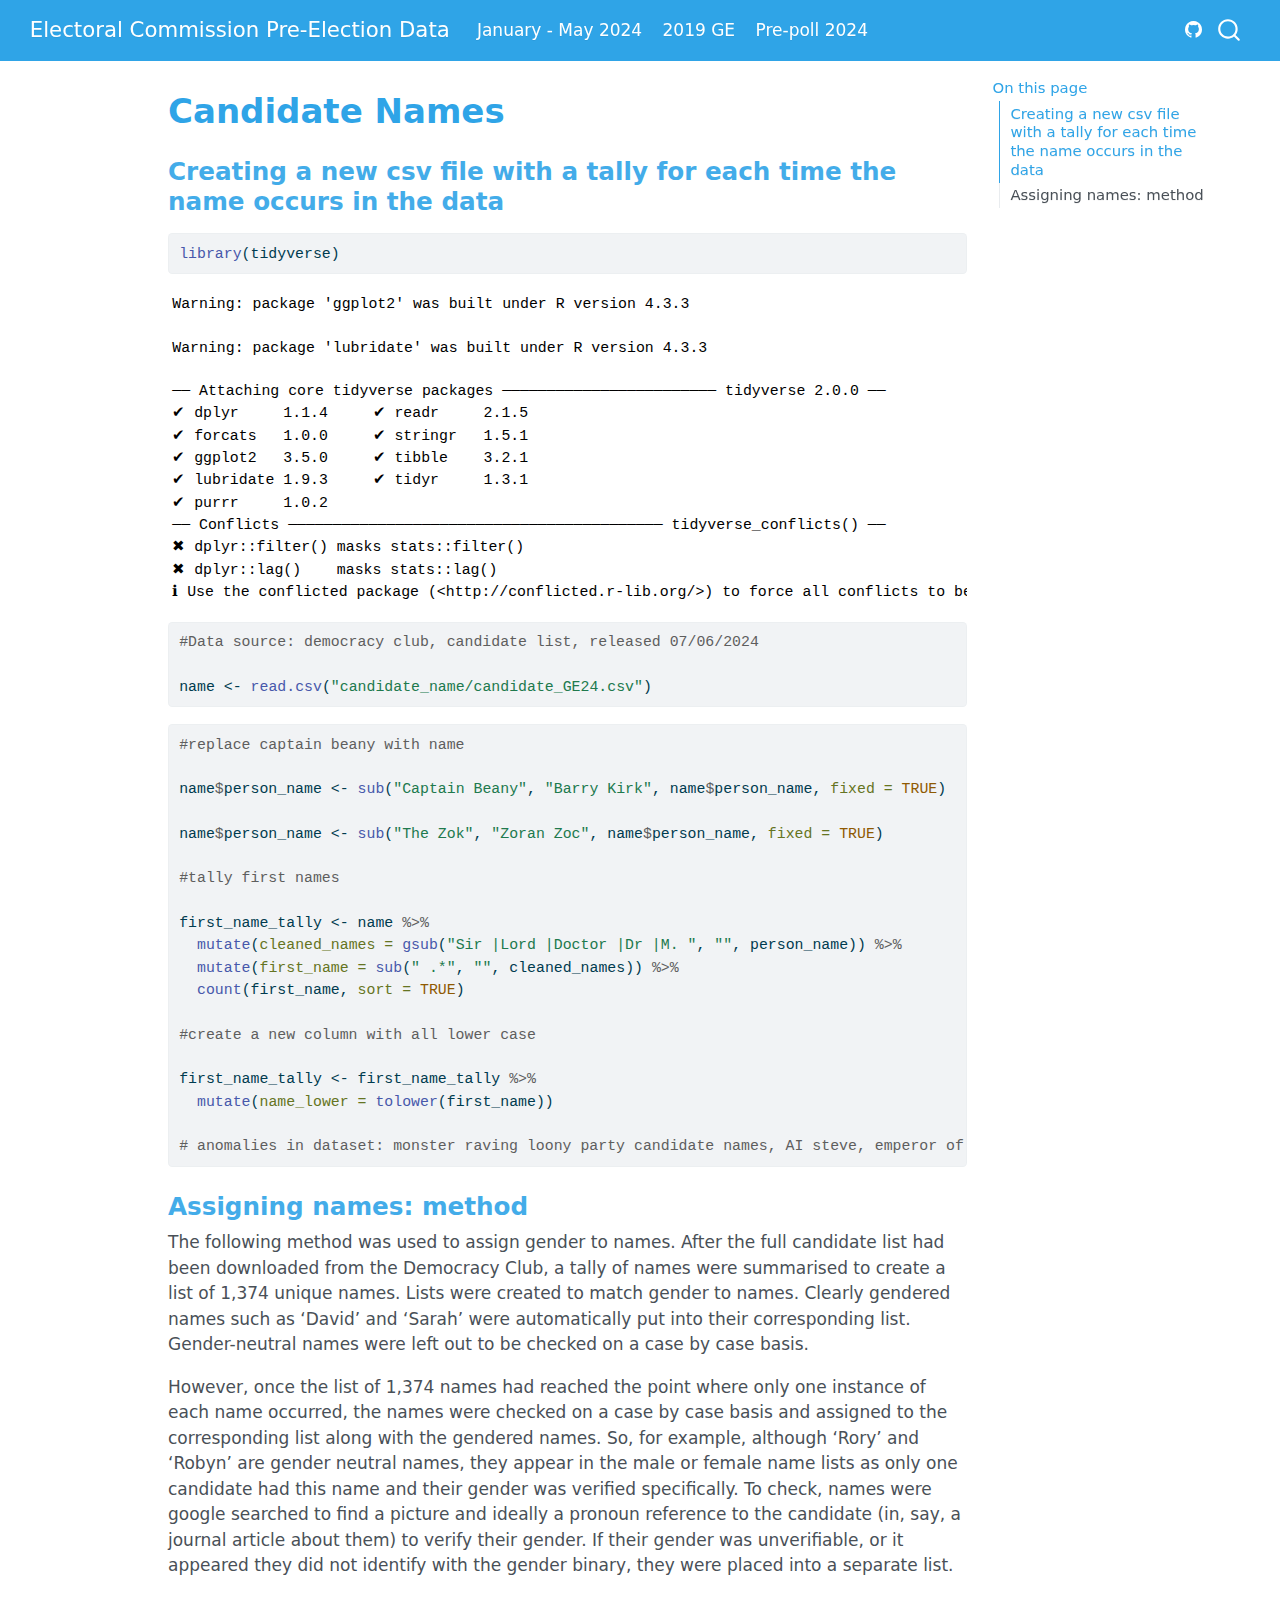
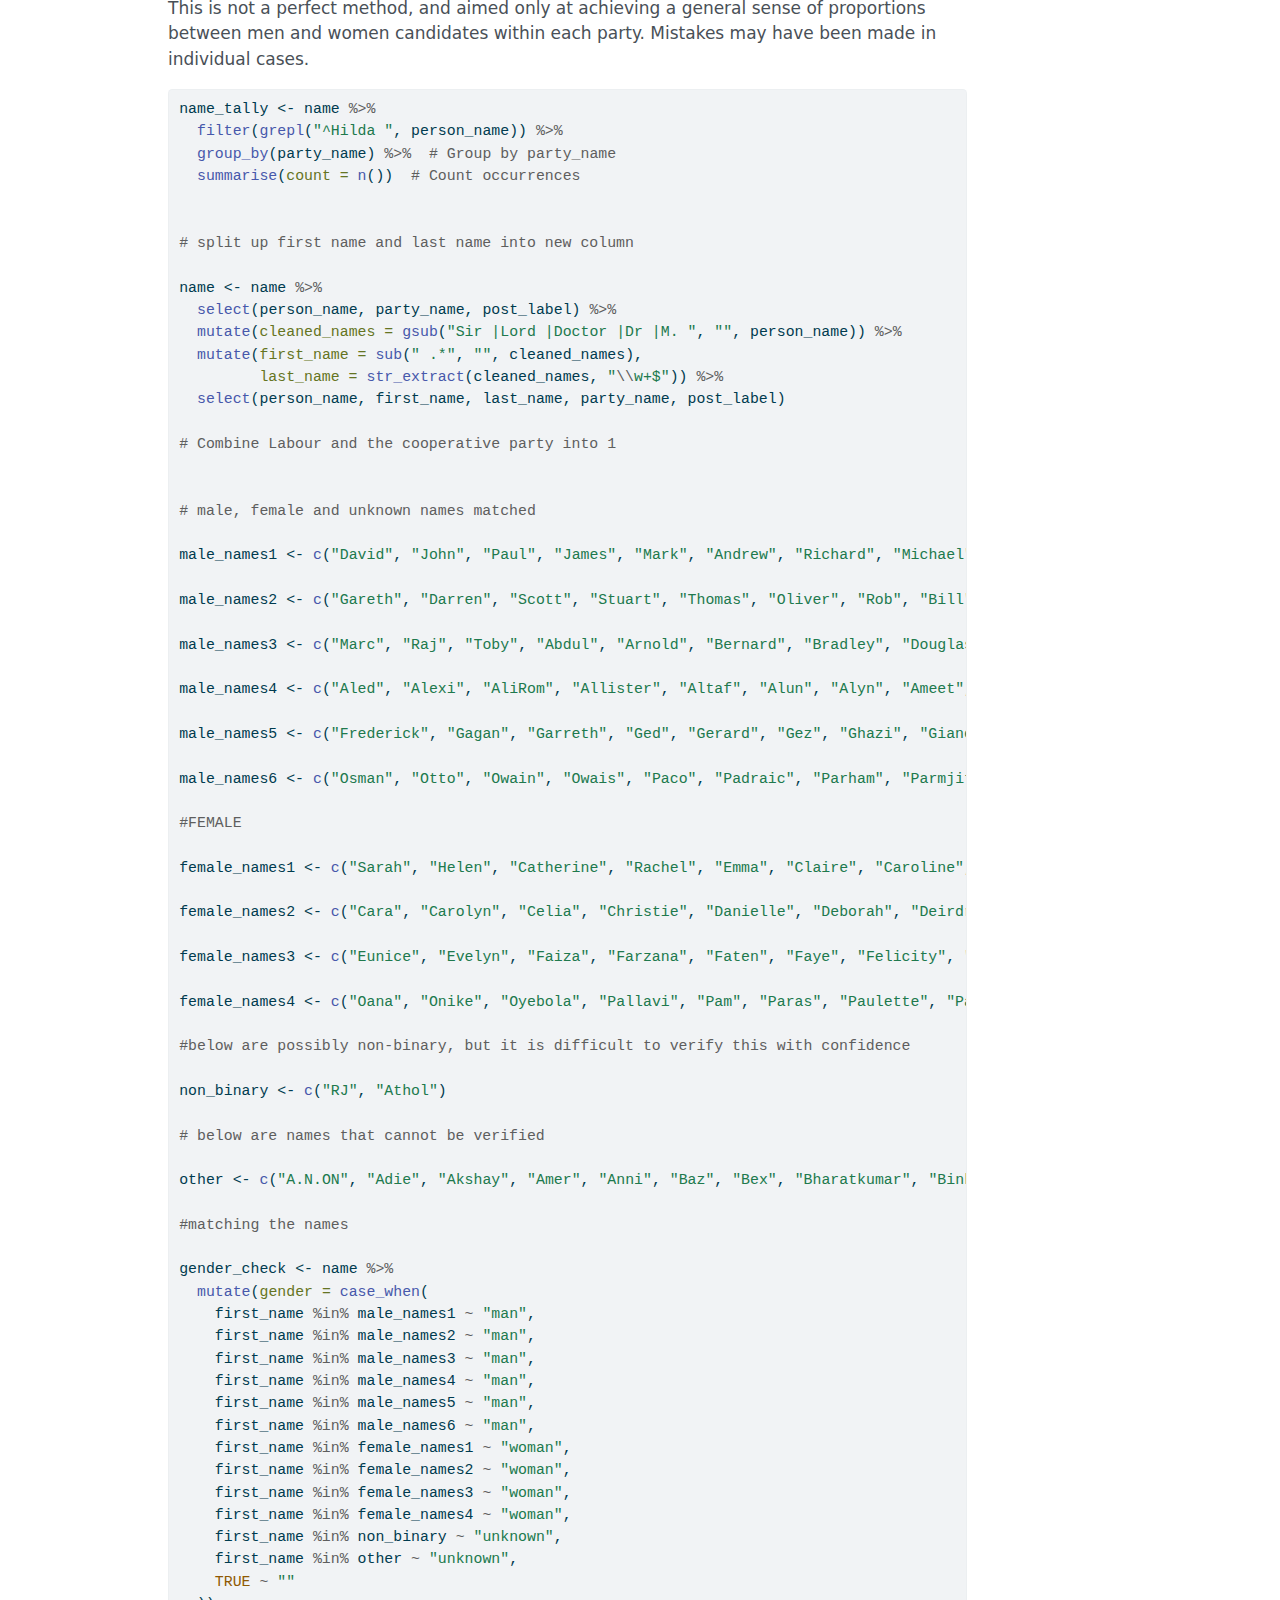
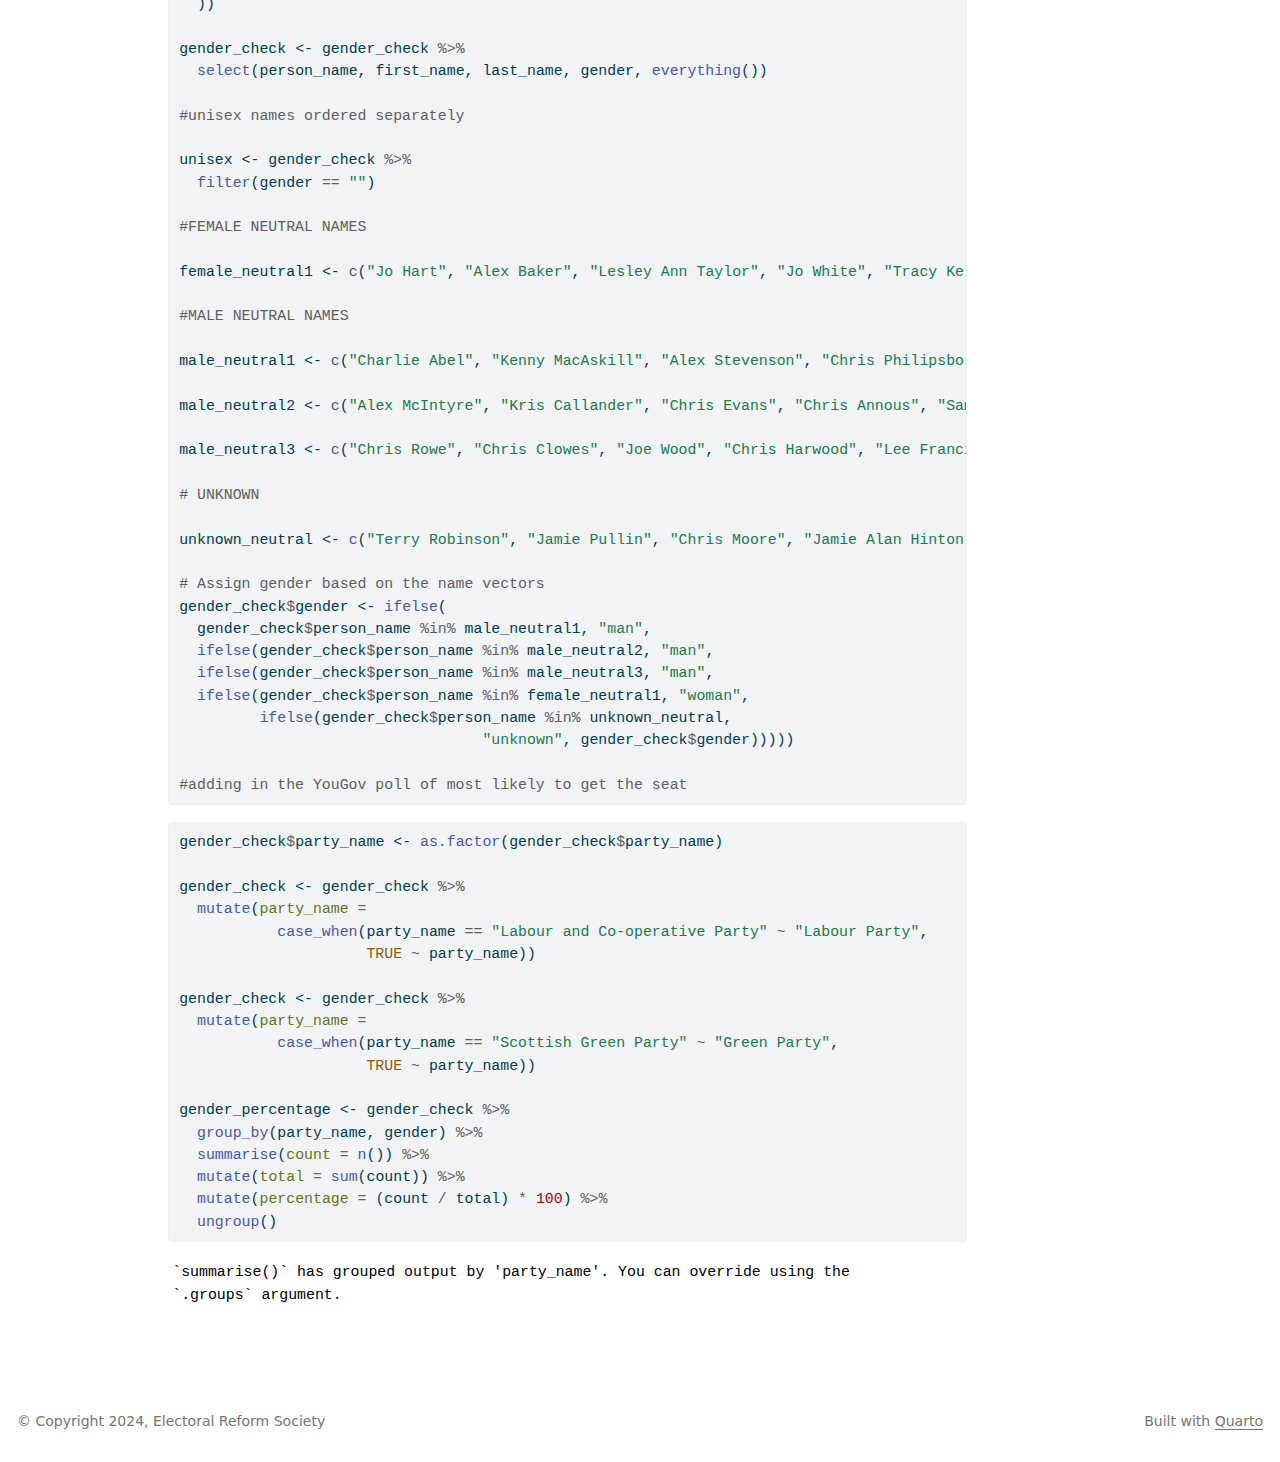
<file: docs/projects.html>
<!DOCTYPE html>
<html xmlns="http://www.w3.org/1999/xhtml" lang="en" xml:lang="en"><head>

<meta charset="utf-8">
<meta name="generator" content="quarto-1.4.555">

<meta name="viewport" content="width=device-width, initial-scale=1.0, user-scalable=yes">


<title>Electoral Commission Pre-Election Data - Candidate Names</title>
<style>
code{white-space: pre-wrap;}
span.smallcaps{font-variant: small-caps;}
div.columns{display: flex; gap: min(4vw, 1.5em);}
div.column{flex: auto; overflow-x: auto;}
div.hanging-indent{margin-left: 1.5em; text-indent: -1.5em;}
ul.task-list{list-style: none;}
ul.task-list li input[type="checkbox"] {
  width: 0.8em;
  margin: 0 0.8em 0.2em -1em; /* quarto-specific, see https://github.com/quarto-dev/quarto-cli/issues/4556 */ 
  vertical-align: middle;
}
/* CSS for syntax highlighting */
pre > code.sourceCode { white-space: pre; position: relative; }
pre > code.sourceCode > span { line-height: 1.25; }
pre > code.sourceCode > span:empty { height: 1.2em; }
.sourceCode { overflow: visible; }
code.sourceCode > span { color: inherit; text-decoration: inherit; }
div.sourceCode { margin: 1em 0; }
pre.sourceCode { margin: 0; }
@media screen {
div.sourceCode { overflow: auto; }
}
@media print {
pre > code.sourceCode { white-space: pre-wrap; }
pre > code.sourceCode > span { text-indent: -5em; padding-left: 5em; }
}
pre.numberSource code
  { counter-reset: source-line 0; }
pre.numberSource code > span
  { position: relative; left: -4em; counter-increment: source-line; }
pre.numberSource code > span > a:first-child::before
  { content: counter(source-line);
    position: relative; left: -1em; text-align: right; vertical-align: baseline;
    border: none; display: inline-block;
    -webkit-touch-callout: none; -webkit-user-select: none;
    -khtml-user-select: none; -moz-user-select: none;
    -ms-user-select: none; user-select: none;
    padding: 0 4px; width: 4em;
  }
pre.numberSource { margin-left: 3em;  padding-left: 4px; }
div.sourceCode
  {   }
@media screen {
pre > code.sourceCode > span > a:first-child::before { text-decoration: underline; }
}
</style>


<script src="site_libs/quarto-nav/quarto-nav.js"></script>
<script src="site_libs/quarto-nav/headroom.min.js"></script>
<script src="site_libs/clipboard/clipboard.min.js"></script>
<script src="site_libs/quarto-search/autocomplete.umd.js"></script>
<script src="site_libs/quarto-search/fuse.min.js"></script>
<script src="site_libs/quarto-search/quarto-search.js"></script>
<meta name="quarto:offset" content="./">
<script src="site_libs/quarto-html/quarto.js"></script>
<script src="site_libs/quarto-html/popper.min.js"></script>
<script src="site_libs/quarto-html/tippy.umd.min.js"></script>
<script src="site_libs/quarto-html/anchor.min.js"></script>
<link href="site_libs/quarto-html/tippy.css" rel="stylesheet">
<link href="site_libs/quarto-html/quarto-syntax-highlighting.css" rel="stylesheet" id="quarto-text-highlighting-styles">
<script src="site_libs/bootstrap/bootstrap.min.js"></script>
<link href="site_libs/bootstrap/bootstrap-icons.css" rel="stylesheet">
<link href="site_libs/bootstrap/bootstrap.min.css" rel="stylesheet" id="quarto-bootstrap" data-mode="light">
<script id="quarto-search-options" type="application/json">{
  "location": "navbar",
  "copy-button": false,
  "collapse-after": 3,
  "panel-placement": "end",
  "type": "overlay",
  "limit": 50,
  "keyboard-shortcut": [
    "f",
    "/",
    "s"
  ],
  "show-item-context": false,
  "language": {
    "search-no-results-text": "No results",
    "search-matching-documents-text": "matching documents",
    "search-copy-link-title": "Copy link to search",
    "search-hide-matches-text": "Hide additional matches",
    "search-more-match-text": "more match in this document",
    "search-more-matches-text": "more matches in this document",
    "search-clear-button-title": "Clear",
    "search-text-placeholder": "",
    "search-detached-cancel-button-title": "Cancel",
    "search-submit-button-title": "Submit",
    "search-label": "Search"
  }
}</script>


</head>

<body class="nav-fixed">

<div id="quarto-search-results"></div>
  <header id="quarto-header" class="headroom fixed-top">
    <nav class="navbar navbar-expand-lg " data-bs-theme="dark">
      <div class="navbar-container container-fluid">
      <div class="navbar-brand-container mx-auto">
    <a class="navbar-brand" href="./index.html">
    <span class="navbar-title">Electoral Commission Pre-Election Data</span>
    </a>
  </div>
            <div id="quarto-search" class="" title="Search"></div>
          <button class="navbar-toggler" type="button" data-bs-toggle="collapse" data-bs-target="#navbarCollapse" aria-controls="navbarCollapse" aria-expanded="false" aria-label="Toggle navigation" onclick="if (window.quartoToggleHeadroom) { window.quartoToggleHeadroom(); }">
  <span class="navbar-toggler-icon"></span>
</button>
          <div class="collapse navbar-collapse" id="navbarCollapse">
            <ul class="navbar-nav navbar-nav-scroll me-auto">
  <li class="nav-item">
    <a class="nav-link" href="./index.html"> 
<span class="menu-text">January - May 2024</span></a>
  </li>  
  <li class="nav-item">
    <a class="nav-link" href="./may2024.html"> 
<span class="menu-text">2019 GE</span></a>
  </li>  
  <li class="nav-item">
    <a class="nav-link" href="./prepoll.html"> 
<span class="menu-text">Pre-poll 2024</span></a>
  </li>  
</ul>
          </div> <!-- /navcollapse -->
          <div class="quarto-navbar-tools">
    <a href="https://github.com/hazelcgordon/campaign_donation_tracker" title="" class="quarto-navigation-tool px-1" aria-label=""><i class="bi bi-github"></i></a>
</div>
      </div> <!-- /container-fluid -->
    </nav>
</header>
<!-- content -->
<div id="quarto-content" class="quarto-container page-columns page-rows-contents page-layout-article page-navbar">
<!-- sidebar -->
<!-- margin-sidebar -->
    <div id="quarto-margin-sidebar" class="sidebar margin-sidebar">
        <nav id="TOC" role="doc-toc" class="toc-active">
    <h2 id="toc-title">On this page</h2>
   
  <ul>
  <li><a href="#creating-a-new-csv-file-with-a-tally-for-each-time-the-name-occurs-in-the-data" id="toc-creating-a-new-csv-file-with-a-tally-for-each-time-the-name-occurs-in-the-data" class="nav-link active" data-scroll-target="#creating-a-new-csv-file-with-a-tally-for-each-time-the-name-occurs-in-the-data">Creating a new csv file with a tally for each time the name occurs in the data</a></li>
  <li><a href="#assigning-names-method" id="toc-assigning-names-method" class="nav-link" data-scroll-target="#assigning-names-method">Assigning names: method</a></li>
  </ul>
</nav>
    </div>
<!-- main -->
<main class="content" id="quarto-document-content">

<header id="title-block-header" class="quarto-title-block default">
<div class="quarto-title">
<h1 class="title">Candidate Names</h1>
</div>



<div class="quarto-title-meta">

    
  
    
  </div>
  


</header>


<section id="creating-a-new-csv-file-with-a-tally-for-each-time-the-name-occurs-in-the-data" class="level3">
<h3 class="anchored" data-anchor-id="creating-a-new-csv-file-with-a-tally-for-each-time-the-name-occurs-in-the-data">Creating a new csv file with a tally for each time the name occurs in the data</h3>
<div class="cell">
<div class="sourceCode cell-code" id="cb1"><pre class="sourceCode r code-with-copy"><code class="sourceCode r"><span id="cb1-1"><a href="#cb1-1" aria-hidden="true" tabindex="-1"></a><span class="fu">library</span>(tidyverse)</span></code><button title="Copy to Clipboard" class="code-copy-button"><i class="bi"></i></button></pre></div>
<div class="cell-output cell-output-stderr">
<pre><code>Warning: package 'ggplot2' was built under R version 4.3.3</code></pre>
</div>
<div class="cell-output cell-output-stderr">
<pre><code>Warning: package 'lubridate' was built under R version 4.3.3</code></pre>
</div>
<div class="cell-output cell-output-stderr">
<pre><code>── Attaching core tidyverse packages ──────────────────────── tidyverse 2.0.0 ──
✔ dplyr     1.1.4     ✔ readr     2.1.5
✔ forcats   1.0.0     ✔ stringr   1.5.1
✔ ggplot2   3.5.0     ✔ tibble    3.2.1
✔ lubridate 1.9.3     ✔ tidyr     1.3.1
✔ purrr     1.0.2     
── Conflicts ────────────────────────────────────────── tidyverse_conflicts() ──
✖ dplyr::filter() masks stats::filter()
✖ dplyr::lag()    masks stats::lag()
ℹ Use the conflicted package (&lt;http://conflicted.r-lib.org/&gt;) to force all conflicts to become errors</code></pre>
</div>
<div class="sourceCode cell-code" id="cb5"><pre class="sourceCode r code-with-copy"><code class="sourceCode r"><span id="cb5-1"><a href="#cb5-1" aria-hidden="true" tabindex="-1"></a><span class="co">#Data source: democracy club, candidate list, released 07/06/2024</span></span>
<span id="cb5-2"><a href="#cb5-2" aria-hidden="true" tabindex="-1"></a></span>
<span id="cb5-3"><a href="#cb5-3" aria-hidden="true" tabindex="-1"></a>name <span class="ot">&lt;-</span> <span class="fu">read.csv</span>(<span class="st">"candidate_name/candidate_GE24.csv"</span>)</span></code><button title="Copy to Clipboard" class="code-copy-button"><i class="bi"></i></button></pre></div>
</div>
<div class="cell">
<div class="sourceCode cell-code" id="cb6"><pre class="sourceCode r code-with-copy"><code class="sourceCode r"><span id="cb6-1"><a href="#cb6-1" aria-hidden="true" tabindex="-1"></a><span class="co">#replace captain beany with name</span></span>
<span id="cb6-2"><a href="#cb6-2" aria-hidden="true" tabindex="-1"></a></span>
<span id="cb6-3"><a href="#cb6-3" aria-hidden="true" tabindex="-1"></a>name<span class="sc">$</span>person_name <span class="ot">&lt;-</span> <span class="fu">sub</span>(<span class="st">"Captain Beany"</span>, <span class="st">"Barry Kirk"</span>, name<span class="sc">$</span>person_name, <span class="at">fixed =</span> <span class="cn">TRUE</span>)</span>
<span id="cb6-4"><a href="#cb6-4" aria-hidden="true" tabindex="-1"></a></span>
<span id="cb6-5"><a href="#cb6-5" aria-hidden="true" tabindex="-1"></a>name<span class="sc">$</span>person_name <span class="ot">&lt;-</span> <span class="fu">sub</span>(<span class="st">"The Zok"</span>, <span class="st">"Zoran Zoc"</span>, name<span class="sc">$</span>person_name, <span class="at">fixed =</span> <span class="cn">TRUE</span>)</span>
<span id="cb6-6"><a href="#cb6-6" aria-hidden="true" tabindex="-1"></a></span>
<span id="cb6-7"><a href="#cb6-7" aria-hidden="true" tabindex="-1"></a><span class="co">#tally first names</span></span>
<span id="cb6-8"><a href="#cb6-8" aria-hidden="true" tabindex="-1"></a></span>
<span id="cb6-9"><a href="#cb6-9" aria-hidden="true" tabindex="-1"></a>first_name_tally <span class="ot">&lt;-</span> name <span class="sc">%&gt;%</span></span>
<span id="cb6-10"><a href="#cb6-10" aria-hidden="true" tabindex="-1"></a>  <span class="fu">mutate</span>(<span class="at">cleaned_names =</span> <span class="fu">gsub</span>(<span class="st">"Sir |Lord |Doctor |Dr |M. "</span>, <span class="st">""</span>, person_name)) <span class="sc">%&gt;%</span> </span>
<span id="cb6-11"><a href="#cb6-11" aria-hidden="true" tabindex="-1"></a>  <span class="fu">mutate</span>(<span class="at">first_name =</span> <span class="fu">sub</span>(<span class="st">" .*"</span>, <span class="st">""</span>, cleaned_names)) <span class="sc">%&gt;%</span>  </span>
<span id="cb6-12"><a href="#cb6-12" aria-hidden="true" tabindex="-1"></a>  <span class="fu">count</span>(first_name, <span class="at">sort =</span> <span class="cn">TRUE</span>)  </span>
<span id="cb6-13"><a href="#cb6-13" aria-hidden="true" tabindex="-1"></a></span>
<span id="cb6-14"><a href="#cb6-14" aria-hidden="true" tabindex="-1"></a><span class="co">#create a new column with all lower case</span></span>
<span id="cb6-15"><a href="#cb6-15" aria-hidden="true" tabindex="-1"></a></span>
<span id="cb6-16"><a href="#cb6-16" aria-hidden="true" tabindex="-1"></a>first_name_tally <span class="ot">&lt;-</span> first_name_tally <span class="sc">%&gt;%</span></span>
<span id="cb6-17"><a href="#cb6-17" aria-hidden="true" tabindex="-1"></a>  <span class="fu">mutate</span>(<span class="at">name_lower =</span> <span class="fu">tolower</span>(first_name))</span>
<span id="cb6-18"><a href="#cb6-18" aria-hidden="true" tabindex="-1"></a></span>
<span id="cb6-19"><a href="#cb6-19" aria-hidden="true" tabindex="-1"></a><span class="co"># anomalies in dataset: monster raving loony party candidate names, AI steve, emperor of india prince, Wing Commander (RTD) Fred Ramsey</span></span></code><button title="Copy to Clipboard" class="code-copy-button"><i class="bi"></i></button></pre></div>
</div>
</section>
<section id="assigning-names-method" class="level3">
<h3 class="anchored" data-anchor-id="assigning-names-method">Assigning names: method</h3>
<p>The following method was used to assign gender to names. After the full candidate list had been downloaded from the Democracy Club, a tally of names were summarised to create a list of 1,374 unique names. Lists were created to match gender to names. Clearly gendered names such as ‘David’ and ‘Sarah’ were automatically put into their corresponding list. Gender-neutral names were left out to be checked on a case by case basis.</p>
<p>However, once the list of 1,374 names had reached the point where only one instance of each name occurred, the names were checked on a case by case basis and assigned to the corresponding list along with the gendered names. So, for example, although ‘Rory’ and ‘Robyn’ are gender neutral names, they appear in the male or female name lists as only one candidate had this name and their gender was verified specifically. To check, names were google searched to find a picture and ideally a pronoun reference to the candidate (in, say, a journal article about them) to verify their gender. If their gender was unverifiable, or it appeared they did not identify with the gender binary, they were placed into a separate list.</p>
<p>This is not a perfect method, and aimed only at achieving a general sense of proportions between men and women candidates within each party. Mistakes may have been made in individual cases.</p>
<div class="cell">
<div class="sourceCode cell-code" id="cb7"><pre class="sourceCode r code-with-copy"><code class="sourceCode r"><span id="cb7-1"><a href="#cb7-1" aria-hidden="true" tabindex="-1"></a>name_tally <span class="ot">&lt;-</span> name <span class="sc">%&gt;%</span></span>
<span id="cb7-2"><a href="#cb7-2" aria-hidden="true" tabindex="-1"></a>  <span class="fu">filter</span>(<span class="fu">grepl</span>(<span class="st">"^Hilda "</span>, person_name)) <span class="sc">%&gt;%</span>  </span>
<span id="cb7-3"><a href="#cb7-3" aria-hidden="true" tabindex="-1"></a>  <span class="fu">group_by</span>(party_name) <span class="sc">%&gt;%</span>  <span class="co"># Group by party_name</span></span>
<span id="cb7-4"><a href="#cb7-4" aria-hidden="true" tabindex="-1"></a>  <span class="fu">summarise</span>(<span class="at">count =</span> <span class="fu">n</span>())  <span class="co"># Count occurrences</span></span>
<span id="cb7-5"><a href="#cb7-5" aria-hidden="true" tabindex="-1"></a></span>
<span id="cb7-6"><a href="#cb7-6" aria-hidden="true" tabindex="-1"></a></span>
<span id="cb7-7"><a href="#cb7-7" aria-hidden="true" tabindex="-1"></a><span class="co"># split up first name and last name into new column</span></span>
<span id="cb7-8"><a href="#cb7-8" aria-hidden="true" tabindex="-1"></a></span>
<span id="cb7-9"><a href="#cb7-9" aria-hidden="true" tabindex="-1"></a>name <span class="ot">&lt;-</span> name <span class="sc">%&gt;%</span></span>
<span id="cb7-10"><a href="#cb7-10" aria-hidden="true" tabindex="-1"></a>  <span class="fu">select</span>(person_name, party_name, post_label) <span class="sc">%&gt;%</span></span>
<span id="cb7-11"><a href="#cb7-11" aria-hidden="true" tabindex="-1"></a>  <span class="fu">mutate</span>(<span class="at">cleaned_names =</span> <span class="fu">gsub</span>(<span class="st">"Sir |Lord |Doctor |Dr |M. "</span>, <span class="st">""</span>, person_name)) <span class="sc">%&gt;%</span> </span>
<span id="cb7-12"><a href="#cb7-12" aria-hidden="true" tabindex="-1"></a>  <span class="fu">mutate</span>(<span class="at">first_name =</span> <span class="fu">sub</span>(<span class="st">" .*"</span>, <span class="st">""</span>, cleaned_names),</span>
<span id="cb7-13"><a href="#cb7-13" aria-hidden="true" tabindex="-1"></a>         <span class="at">last_name =</span> <span class="fu">str_extract</span>(cleaned_names, <span class="st">"</span><span class="sc">\\</span><span class="st">w+$"</span>)) <span class="sc">%&gt;%</span></span>
<span id="cb7-14"><a href="#cb7-14" aria-hidden="true" tabindex="-1"></a>  <span class="fu">select</span>(person_name, first_name, last_name, party_name, post_label)</span>
<span id="cb7-15"><a href="#cb7-15" aria-hidden="true" tabindex="-1"></a></span>
<span id="cb7-16"><a href="#cb7-16" aria-hidden="true" tabindex="-1"></a><span class="co"># Combine Labour and the cooperative party into 1</span></span>
<span id="cb7-17"><a href="#cb7-17" aria-hidden="true" tabindex="-1"></a></span>
<span id="cb7-18"><a href="#cb7-18" aria-hidden="true" tabindex="-1"></a></span>
<span id="cb7-19"><a href="#cb7-19" aria-hidden="true" tabindex="-1"></a><span class="co"># male, female and unknown names matched</span></span>
<span id="cb7-20"><a href="#cb7-20" aria-hidden="true" tabindex="-1"></a></span>
<span id="cb7-21"><a href="#cb7-21" aria-hidden="true" tabindex="-1"></a>male_names1 <span class="ot">&lt;-</span> <span class="fu">c</span>(<span class="st">"David"</span>, <span class="st">"John"</span>, <span class="st">"Paul"</span>, <span class="st">"James"</span>, <span class="st">"Mark"</span>, <span class="st">"Andrew"</span>, <span class="st">"Richard"</span>, <span class="st">"Michael"</span>, <span class="st">"Ian"</span>, <span class="st">"Stephen"</span>, <span class="st">"Steve"</span>, <span class="st">"Peter"</span>, <span class="st">"Simon"</span>, <span class="st">"Robert"</span>, <span class="st">"Tom"</span>, <span class="st">"Ben"</span>, <span class="st">"Jonathan"</span>, <span class="st">"Andy"</span>, <span class="st">"Matthew"</span>, <span class="st">"Mike"</span>, <span class="st">"Martin"</span>, <span class="st">"Neil"</span>, <span class="st">"Tony"</span>, <span class="st">"Dan"</span>, <span class="st">"Daniel"</span>, <span class="st">"Christopher"</span>, <span class="st">"Jack"</span>, <span class="st">"Matt"</span>, <span class="st">"Tim"</span>, <span class="st">"Adam"</span>, <span class="st">"Graham"</span>, <span class="st">"Alan"</span>, <span class="st">"Craig"</span>, <span class="st">"Luke"</span>, <span class="st">"Edward"</span>, <span class="st">"Gary"</span>, <span class="st">"Nigel"</span>)</span>
<span id="cb7-22"><a href="#cb7-22" aria-hidden="true" tabindex="-1"></a></span>
<span id="cb7-23"><a href="#cb7-23" aria-hidden="true" tabindex="-1"></a>male_names2 <span class="ot">&lt;-</span> <span class="fu">c</span>(<span class="st">"Gareth"</span>, <span class="st">"Darren"</span>, <span class="st">"Scott"</span>, <span class="st">"Stuart"</span>, <span class="st">"Thomas"</span>, <span class="st">"Oliver"</span>, <span class="st">"Rob"</span>, <span class="st">"Bill"</span>, <span class="st">"Jason"</span>, <span class="st">"Kevin"</span>, <span class="st">"Nicholas"</span>, <span class="st">"Dave"</span>, <span class="st">"George"</span>, <span class="st">"Jim"</span>, <span class="st">"Josh"</span>, <span class="st">"Keith"</span>, <span class="st">"Mohammed"</span>, <span class="st">"Barry"</span>, <span class="st">"Jeremy"</span>, <span class="st">"Brian"</span>, <span class="st">"Charles"</span>, <span class="st">"Colin"</span>, <span class="st">"Philip"</span>, <span class="st">"Alexander"</span>, <span class="st">"Anthony"</span>, <span class="st">"Bob"</span>, <span class="st">"Ed"</span>, <span class="st">"Guy"</span>, <span class="st">"Henry"</span>, <span class="st">"Pete"</span>, <span class="st">"Phil"</span>, <span class="st">"Roger"</span>, <span class="st">"Will"</span>, <span class="st">"William"</span>, <span class="st">"Jon"</span>, <span class="st">"Liam"</span>, <span class="st">"Patrick"</span>, <span class="st">"Stewart"</span>, <span class="st">"Shaun"</span>, <span class="st">"Trevor"</span>, <span class="st">"Alastair"</span>, <span class="st">"Dominic"</span>, <span class="st">"Frank"</span>, <span class="st">"Gavin"</span>, <span class="st">"Iain"</span>, <span class="st">"Jacob"</span>, <span class="st">"Jake"</span>, <span class="st">"Jeff"</span>, <span class="st">"Karl"</span>, <span class="st">"Malcolm"</span>, <span class="st">"Steven"</span>, <span class="st">"Adrian"</span>, <span class="st">"Damian"</span>, <span class="st">"Joshua"</span>, <span class="st">"Khalid"</span>, <span class="st">"Kieran"</span>, <span class="st">"Marcus"</span>, <span class="st">"Alistair"</span>, <span class="st">"Callum"</span>, <span class="st">"Carl"</span>, <span class="st">"Clive"</span>, <span class="st">"Declan"</span>, <span class="st">"Donald"</span>, <span class="st">"Duncan"</span>, <span class="st">"Gordon"</span>, <span class="st">"Grant"</span>, <span class="st">"Greg"</span>, <span class="st">"Hamish"</span>, <span class="st">"Harry"</span>, <span class="st">"Lewis"</span>, <span class="st">"Martyn"</span>, <span class="st">"Owen"</span>, <span class="st">"Samuel"</span>, <span class="st">"Tommy"</span>, <span class="st">"Benjamin"</span>, <span class="st">"Brandon"</span>, <span class="st">"Brendan"</span>, <span class="st">"Connor"</span>, <span class="st">"Derek"</span>, <span class="st">"Geoff"</span>, <span class="st">"Gregory"</span>, <span class="st">"Joseph"</span>)</span>
<span id="cb7-24"><a href="#cb7-24" aria-hidden="true" tabindex="-1"></a></span>
<span id="cb7-25"><a href="#cb7-25" aria-hidden="true" tabindex="-1"></a>male_names3 <span class="ot">&lt;-</span> <span class="fu">c</span>(<span class="st">"Marc"</span>, <span class="st">"Raj"</span>, <span class="st">"Toby"</span>, <span class="st">"Abdul"</span>, <span class="st">"Arnold"</span>, <span class="st">"Bernard"</span>, <span class="st">"Bradley"</span>, <span class="st">"Douglas"</span>, <span class="st">"Dylan"</span>, <span class="st">"Eddie"</span>, <span class="st">"Freddie"</span>, <span class="st">"Garry"</span>, <span class="st">"Glen"</span>, <span class="st">"Imran"</span>, <span class="st">"Johnny"</span>, <span class="st">"Justin"</span>, <span class="st">"Keir"</span>, <span class="st">"Kenneth"</span>, <span class="st">"Laurence"</span>, <span class="st">"Leo"</span>, <span class="st">"Mick"</span>, <span class="st">"Muhammad"</span>, <span class="st">"Nathan"</span>, <span class="st">"Niall"</span>, <span class="st">"Robbie"</span>, <span class="st">"Rupert"</span>, <span class="st">"Timothy"</span>, <span class="st">"Amir"</span>, <span class="st">"Angus"</span>, <span class="st">"Antonio"</span>, <span class="st">"Arthur"</span>, <span class="st">"Bobby"</span>, <span class="st">"Brent"</span>, <span class="st">"Brett"</span>, <span class="st">"Conor"</span>, <span class="st">"Conrad"</span>, <span class="st">"Damien"</span>, <span class="st">"Darryl"</span>, <span class="st">"Dean"</span>, <span class="st">"Desmond"</span>, <span class="st">"Doug"</span>, <span class="st">"Earl"</span>, <span class="st">"Edmund"</span>, <span class="st">"Edwin"</span>, <span class="st">"Eric"</span>, <span class="st">"Ethan"</span>, <span class="st">"Geoffrey"</span>, <span class="st">"Gerald"</span>, <span class="st">"Glenn"</span>, <span class="st">"Grahame"</span>, <span class="st">"Howard"</span>, <span class="st">"Hugo"</span>, <span class="st">"Joel"</span>, <span class="st">"Jordan"</span>, <span class="st">"Ken"</span>, <span class="st">"Khalil"</span>, <span class="st">"Kieron"</span>, <span class="st">"Kyle"</span>, <span class="st">"Lawrence"</span>, <span class="st">"Louie"</span>, <span class="st">"Mathew"</span>, <span class="st">"Mohamed"</span>, <span class="st">"Mohammad"</span>, <span class="st">"Muhammed"</span>, <span class="st">"Naveed"</span>, <span class="st">"Norman"</span>, <span class="st">"Oscar"</span>, <span class="st">"Phillip"</span>, <span class="st">"Raymond"</span>, <span class="st">"Rich"</span>, <span class="st">"Rod"</span>, <span class="st">"Ron"</span>, <span class="st">"Roy"</span>, <span class="st">"Russ"</span>, <span class="st">"Seamus"</span>, <span class="st">"Sebastian"</span>, <span class="st">"Shane"</span>, <span class="st">"Theo"</span>, <span class="st">"Victor"</span>, <span class="st">"Wayne"</span>, <span class="st">"Wesley"</span>, <span class="st">"Ahmed"</span>, <span class="st">"Aidan"</span>, <span class="st">"Alasdair"</span>, <span class="st">"Alberto"</span>, <span class="st">"Alfred"</span>, <span class="st">"A."</span>, <span class="st">"AI"</span>, <span class="st">"Aadil"</span>, <span class="st">"Abbas"</span>, <span class="st">"Abdoul"</span>, <span class="st">"Abdulla"</span>, <span class="st">"Abul"</span>, <span class="st">"Ade"</span>, <span class="st">"Adedotun"</span>, <span class="st">"Afzal"</span>, <span class="st">"Ahmet"</span>, <span class="st">"Ahsan"</span>, <span class="st">"Ajaz"</span>, <span class="st">"Ajmal"</span>, <span class="st">"Akeel"</span>, <span class="st">"Akhlaque"</span>, <span class="st">"Akhmed"</span>, <span class="st">"Al"</span>)</span>
<span id="cb7-26"><a href="#cb7-26" aria-hidden="true" tabindex="-1"></a></span>
<span id="cb7-27"><a href="#cb7-27" aria-hidden="true" tabindex="-1"></a>male_names4 <span class="ot">&lt;-</span> <span class="fu">c</span>(<span class="st">"Aled"</span>, <span class="st">"Alexi"</span>, <span class="st">"AliRom"</span>, <span class="st">"Allister"</span>, <span class="st">"Altaf"</span>, <span class="st">"Alun"</span>, <span class="st">"Alyn"</span>, <span class="st">"Ameet"</span>, <span class="st">"Amjad"</span>, <span class="st">"Ammar"</span>, <span class="st">"Amrit"</span>, <span class="st">"Andre"</span>, <span class="st">"Andrei"</span>, <span class="st">"Anil"</span>, <span class="st">"Anwarul"</span>, <span class="st">"Archibald"</span>, <span class="st">"Arnie"</span>, <span class="st">"Arran"</span>, <span class="st">"Arron"</span>, <span class="st">"Asa"</span>, <span class="st">"Ashvir"</span>, <span class="st">"Athar"</span>, <span class="st">"Atif"</span>, <span class="st">"Attic"</span>, <span class="st">"Attiq"</span>, <span class="st">"Aubrey"</span>, <span class="st">"Audel"</span>, <span class="st">"Augustine"</span>, <span class="st">"Austin"</span>, <span class="st">"Ayoub"</span>, <span class="st">"Azhar"</span>, <span class="st">"Azmat"</span>, <span class="st">"Babar"</span>, <span class="st">"Baggy"</span>, <span class="st">"Bambos"</span>, <span class="st">"Barmy"</span>, <span class="st">"Barney"</span>, <span class="st">"Baron"</span>, <span class="st">"Bart"</span>, <span class="st">"Bastôn"</span>, <span class="st">"Bayo"</span>, <span class="st">"Benedict"</span>, <span class="st">"Benet"</span>, <span class="st">"Bim"</span>, <span class="st">"Blair"</span>, <span class="st">"Blaise"</span>, <span class="st">"Blake"</span>, <span class="st">"Brad"</span>, <span class="st">"Brenden"</span>, <span class="st">"Bret"</span>, <span class="st">"Brook"</span>, <span class="st">"Bruce"</span>, <span class="st">"Byron"</span>, <span class="st">"Cade"</span>, <span class="st">"Cahal"</span>, <span class="st">"Calum"</span>, <span class="st">"Calvin"</span>, <span class="st">"Cam"</span>, <span class="st">"Carlo"</span>, <span class="st">"Carne"</span>, <span class="st">"Cas"</span>, <span class="st">"Cathal"</span>, <span class="st">"Caz"</span>, <span class="st">"Chan"</span>, <span class="st">"Charith"</span>, <span class="st">"Chas"</span>, <span class="st">"Chaz"</span>, <span class="st">"Ciaran"</span>, <span class="st">"Citizen"</span>, <span class="st">"Clayton"</span>, <span class="st">"Cliff"</span>, <span class="st">"Cole"</span>, <span class="st">"Collan"</span>, <span class="st">"Colum"</span>, <span class="st">"Count"</span>, <span class="st">"Cris"</span>, <span class="st">"Crispian"</span>, <span class="st">"Dafydd"</span>, <span class="st">"Dai"</span>, <span class="st">"Dale"</span>, <span class="st">"Damon"</span>, <span class="st">"Darshan"</span>, <span class="st">"Daud"</span>, <span class="st">"Davinder"</span>, <span class="st">"Dawud"</span>, <span class="st">"Debojyoti"</span>, <span class="st">"Denis"</span>, <span class="st">"Dennis"</span>, <span class="st">"Des"</span>, <span class="st">"Dharmanand"</span>, <span class="st">"Dhruv"</span>, <span class="st">"Dhruva"</span>, <span class="st">"Dick"</span>, <span class="st">"Dickie"</span>, <span class="st">"Dillan"</span>, <span class="st">"Dino"</span>, <span class="st">"Dipesh"</span>, <span class="st">"Dom"</span>, <span class="st">"Dominick"</span>, <span class="st">"Donal"</span>, <span class="st">"Donnie"</span>, <span class="st">"Draeyk"</span>, <span class="st">"Drummond"</span>, <span class="st">"Dáire"</span>, <span class="st">"Ehtashamul"</span>, <span class="st">"Ejel"</span>, <span class="st">"Elliott"</span>, <span class="st">"Ellis"</span>, <span class="st">"Emmett"</span>, <span class="st">"Emperor"</span>, <span class="st">"Eraj"</span>, <span class="st">"Erik"</span>, <span class="st">"Ertan"</span>, <span class="st">"Eugene"</span>, <span class="st">"Ewan"</span>, <span class="st">"Ezechiel"</span>, <span class="st">"Fabian"</span>, <span class="st">"Fabio"</span>, <span class="st">"Faisal"</span>, <span class="st">"Faraz"</span>, <span class="st">"Farooq"</span>, <span class="st">"Fergal"</span>, <span class="st">"Fesl"</span>, <span class="st">"Filson"</span>, <span class="st">"Franck"</span>, <span class="st">"Fred"</span>)</span>
<span id="cb7-28"><a href="#cb7-28" aria-hidden="true" tabindex="-1"></a></span>
<span id="cb7-29"><a href="#cb7-29" aria-hidden="true" tabindex="-1"></a>male_names5 <span class="ot">&lt;-</span> <span class="fu">c</span>(<span class="st">"Frederick"</span>, <span class="st">"Gagan"</span>, <span class="st">"Garreth"</span>, <span class="st">"Ged"</span>, <span class="st">"Gerard"</span>, <span class="st">"Gez"</span>, <span class="st">"Ghazi"</span>, <span class="st">"Giane"</span>, <span class="st">"Gideon"</span>, <span class="st">"Giles"</span>, <span class="st">"Giuseppe"</span>, <span class="st">"Glyn"</span>, <span class="st">"Gregor"</span>, <span class="st">"Grumpus"</span>, <span class="st">"Gulvinder"</span>, <span class="st">"Gurinder"</span>, <span class="st">"Gus"</span>, <span class="st">"Gwenton"</span>, <span class="st">"Gwyn"</span>, <span class="st">"Habib"</span>, <span class="st">"Hamilton"</span>, <span class="st">"Hans"</span>, <span class="st">"Harbant"</span>, <span class="st">"Hari"</span>, <span class="st">"Haroun"</span>, <span class="st">"Harrison"</span>, <span class="st">"Hassan"</span>, <span class="st">"Heiko"</span>, <span class="st">"Helmi"</span>, <span class="st">"Hersh"</span>, <span class="st">"Hoo-Ray"</span>, <span class="st">"Horatio"</span>, <span class="st">"Howling"</span>, <span class="st">"Huge"</span>, <span class="st">"Iconic"</span>, <span class="st">"Iddrisu"</span>, <span class="st">"Ieuan"</span>, <span class="st">"Iftikhar"</span>, <span class="st">"Imad"</span>, <span class="st">"Imtiaz"</span>, <span class="st">"Ioan"</span>, <span class="st">"Iolo"</span>, <span class="st">"Iqbal"</span>, <span class="st">"Irakli"</span>, <span class="st">"Irfan"</span>, <span class="st">"Irwen"</span>, <span class="st">"Isaac"</span>, <span class="st">"Ishtiaq"</span>, <span class="st">"Issan"</span>, <span class="st">"Ivan"</span>, <span class="st">"Jackson"</span>, <span class="st">"Jag"</span>, <span class="st">"Jaginder"</span>, <span class="st">"Jahir"</span>, <span class="st">"Jamal"</span>, <span class="st">"Jamie-Lee"</span>, <span class="st">"Janus"</span>, <span class="st">"Javed"</span>, <span class="st">"Jed"</span>, <span class="st">"Jeevun"</span>, <span class="st">"Jeffrey"</span>, <span class="st">"Jehad"</span>, <span class="st">"Jenner"</span>, <span class="st">"Jerome"</span>, <span class="st">"Jerry"</span>, <span class="st">"Jesse"</span>, <span class="st">"Job"</span>, <span class="st">"Jody"</span>, <span class="st">"Johnathan"</span>, <span class="st">"Johno"</span>, <span class="st">"Jonathon"</span>, <span class="st">"Jonny"</span>, <span class="st">"Josiah"</span>, <span class="st">"Jovan"</span>, <span class="st">"Kabeer"</span>, <span class="st">"Kaine"</span>, <span class="st">"Kamel"</span>, <span class="st">"Kamran"</span>, <span class="st">"Kane"</span>, <span class="st">"Kanishka"</span>, <span class="st">"Kashif"</span>, <span class="st">"Kayode"</span>, <span class="st">"Kaz"</span>, <span class="st">"Kefentse"</span>, <span class="st">"Keiron"</span>, <span class="st">"Kelvin"</span>, <span class="st">"Ketankumar"</span>, <span class="st">"Kevan"</span>, <span class="st">"Khandu"</span>, <span class="st">"Kieren"</span>, <span class="st">"King"</span>, <span class="st">"Kiran"</span>, <span class="st">"Kit"</span>, <span class="st">"Knigel"</span>, <span class="st">"Korin"</span>, <span class="st">"Kuldev"</span>, <span class="st">"Kwaku"</span>, <span class="st">"Kyn"</span>, <span class="st">"Lalit"</span>, <span class="st">"Lance"</span>, <span class="st">"Larry"</span>, <span class="st">"Lars"</span>, <span class="st">"Laurent"</span>, <span class="st">"Laurie"</span>, <span class="st">"Lenny"</span>, <span class="st">"Leslie"</span>, <span class="st">"Lester"</span>, <span class="st">"Lincoln"</span>, <span class="st">"Lionel"</span>, <span class="st">"Lloyd"</span>, <span class="st">"Lorenzo"</span>, <span class="st">"Louis"</span>, <span class="st">"Lucas"</span>, <span class="st">"Lucian"</span>, <span class="st">"Luigi"</span>, <span class="st">"Lynden"</span>, <span class="st">"Maciej"</span>, <span class="st">"Mal"</span>, <span class="st">"Malachy"</span>, <span class="st">"Mamun"</span>, <span class="st">"Manny"</span>, <span class="st">"Manu"</span>, <span class="st">"Maqsood"</span>, <span class="st">"Marco"</span>, <span class="st">"Markus"</span>, <span class="st">"Mattie"</span>, <span class="st">"Matty"</span>, <span class="st">"Maurice"</span>, <span class="st">"Maxwell"</span>, <span class="st">"Mayuran"</span>, <span class="st">"Mehmood"</span>, <span class="st">"Merv"</span>, <span class="st">"Mian"</span>, <span class="st">"Michal"</span>, <span class="st">"Miles"</span>, <span class="st">"Minhajul"</span>, <span class="st">"Mitchell"</span>, <span class="st">"Mocky"</span>, <span class="st">"Mohhamed"</span>, <span class="st">"Monty"</span>, <span class="st">"Moui-Tabrizy"</span>, <span class="st">"Mustafa"</span>, <span class="st">"Mustaque"</span>, <span class="st">"Muzafar"</span>, <span class="st">"Myles"</span>, <span class="st">"Nagarjun"</span>, <span class="st">"Nagender"</span>, <span class="st">"Nahim"</span>, <span class="st">"Najmul"</span>, <span class="st">"Narinder"</span>, <span class="st">"Nasri"</span>, <span class="st">"Navdeep"</span>, <span class="st">"Navendu"</span>, <span class="st">"Navid"</span>, <span class="st">"Neale"</span>, <span class="st">"Neill"</span>, <span class="st">"Neville"</span>, <span class="st">"Niel"</span>, <span class="st">"Nimal"</span>, <span class="st">"Nisar"</span>, <span class="st">"Nizam"</span>, <span class="st">"Noah"</span>, <span class="st">"Nurul"</span>, <span class="st">"Obi"</span>, <span class="st">"Olivio"</span>, <span class="st">"Olli"</span>, <span class="st">"Ollie"</span>, <span class="st">"Olusola"</span>, <span class="st">"Omar"</span>)</span>
<span id="cb7-30"><a href="#cb7-30" aria-hidden="true" tabindex="-1"></a></span>
<span id="cb7-31"><a href="#cb7-31" aria-hidden="true" tabindex="-1"></a>male_names6 <span class="ot">&lt;-</span> <span class="fu">c</span>(<span class="st">"Osman"</span>, <span class="st">"Otto"</span>, <span class="st">"Owain"</span>, <span class="st">"Owais"</span>, <span class="st">"Paco"</span>, <span class="st">"Padraic"</span>, <span class="st">"Parham"</span>, <span class="st">"Parmjit"</span>, <span class="st">"Pedro"</span>, <span class="st">"Pelé"</span>, <span class="st">"Perran"</span>, <span class="st">"Pierce"</span>, <span class="st">"Piers"</span>, <span class="st">"Prabhdeep"</span>, <span class="st">"Prad"</span>, <span class="st">"Praful"</span>, <span class="st">"Primesh"</span>, <span class="st">"Priyank"</span>, <span class="st">"Psychobilly"</span>, <span class="st">"Qazi"</span>, <span class="st">"Rahoul"</span>, <span class="st">"Raja"</span>, <span class="st">"Rajesh"</span>, <span class="st">"Rajiv"</span>, <span class="st">"Ralph"</span>, <span class="st">"Ranil"</span>, <span class="st">"Ravaldeep"</span>, <span class="st">"Ravi"</span>, <span class="st">"Reginald"</span>, <span class="st">"Rehman"</span>, <span class="st">"Reza"</span>, <span class="st">"Rhodri"</span>, <span class="st">"Riad"</span>, <span class="st">"Rio"</span>, <span class="st">"Rishi"</span>, <span class="st">"Rizvi"</span>, <span class="st">"Roberto"</span>, <span class="st">"Roderick"</span>, <span class="st">"Rodney"</span>, <span class="st">"Roh"</span>, <span class="st">"Ronnie"</span>, <span class="st">"Rory"</span>, <span class="st">"Rowland"</span>, <span class="st">"Ruairi"</span>, <span class="st">"Ruraidh"</span>, <span class="st">"Ryk"</span>, <span class="st">"Saba"</span>, <span class="st">"Sadat"</span>, <span class="st">"Saiham"</span>, <span class="st">"Samsuzzaman"</span>, <span class="st">"Sandesh"</span>, <span class="st">"Saqib"</span>, <span class="st">"Sarajulhaq"</span>, <span class="st">"Satbir"</span>, <span class="st">"Sathish"</span>, <span class="st">"Sayeed"</span>, <span class="st">"Senthil"</span>, <span class="st">"Seyi"</span>, <span class="st">"Shafaei"</span>, <span class="st">"Shafat"</span>, <span class="st">"Shaffaq"</span>, <span class="st">"Shailesh"</span>, <span class="st">"Shakeel"</span>, <span class="st">"Shakir"</span>, <span class="st">"Sham"</span>, <span class="st">"Shangara"</span>, <span class="st">"Shasha"</span>, <span class="st">"Shaz"</span>, <span class="st">"Shazu"</span>, <span class="st">"Sheikh"</span>, <span class="st">"Sherief"</span>, <span class="st">"Shesh"</span>, <span class="st">"Shockat"</span>, <span class="st">"Sid"</span>, <span class="st">"Sidney"</span>, <span class="st">"Sojan"</span>, <span class="st">"Somon"</span>, <span class="st">"Spencer"</span>, <span class="st">"Stan"</span>, <span class="st">"Stanley"</span>, <span class="st">"Steffan"</span>, <span class="st">"Stevan"</span>, <span class="st">"Steward"</span>, <span class="st">"Sukhinder"</span>, <span class="st">"Suneil"</span>, <span class="st">"Surjit"</span>, <span class="st">"Sushil"</span>, <span class="st">"Séamas"</span>, <span class="st">"Tad"</span>, <span class="st">"Talat"</span>, <span class="st">"Tam"</span>, <span class="st">"Tan"</span>, <span class="st">"Tarek"</span>, <span class="st">"Tarik"</span>, <span class="st">"Tariq"</span>, <span class="st">"Tarun"</span>, <span class="st">"Tasos"</span>, <span class="st">"Tauqeer"</span>, <span class="st">"Tayab"</span>, <span class="st">"Teck"</span>, <span class="st">"Ted"</span>, <span class="st">"Theodore"</span>, <span class="st">"Thom"</span>, <span class="st">"Tiger"</span>, <span class="st">"Titus"</span>, <span class="st">"Tobias"</span>, <span class="st">"Tobie"</span>, <span class="st">"Todd"</span>, <span class="st">"Toqueer"</span>, <span class="st">"Torcuil"</span>, <span class="st">"Torsten"</span>, <span class="st">"Tosh"</span>, <span class="st">"Tristram"</span>, <span class="st">"Uday"</span>, <span class="st">"Udo"</span>, <span class="st">"Ukonu"</span>, <span class="st">"Ulysse"</span>, <span class="st">"Umair"</span>, <span class="st">"Umar"</span>, <span class="st">"Vinay"</span>, <span class="st">"Vinayak"</span>, <span class="st">"Vipul"</span>, <span class="st">"Vivek"</span>, <span class="st">"Vusi"</span>, <span class="st">"Wael"</span>, <span class="st">"Waheed"</span>, <span class="st">"Wais"</span>, <span class="st">"Wajad"</span>, <span class="st">"Wajahat"</span>, <span class="st">"Warinder"</span>, <span class="st">"Waseem"</span>, <span class="st">"Wes"</span>, <span class="st">"Wil"</span>, <span class="st">"Wing"</span>, <span class="st">"Wisdom"</span>, <span class="st">"Yas"</span>, <span class="st">"Yasin"</span>, <span class="st">"Yemi"</span>, <span class="st">"Yoel"</span>, <span class="st">"Yousaff"</span>, <span class="st">"Yousef"</span>, <span class="st">"Yousuf"</span>, <span class="st">"Zack"</span>, <span class="st">"Zaf"</span>, <span class="st">"Zaffar"</span>, <span class="st">"Zafran"</span>, <span class="st">"Zaid"</span>, <span class="st">"Zain"</span>, <span class="st">"Zak"</span>, <span class="st">"Zbigniew"</span>, <span class="st">"Zen"</span>, <span class="st">"Zhafaran"</span>, <span class="st">"Zohaib"</span>, <span class="st">"Zoran"</span>, <span class="st">"Zubir"</span>, <span class="st">"Zuffar"</span>, <span class="st">"Zulfikar"</span>, <span class="st">"Sadik"</span>, <span class="st">"Niko"</span>, <span class="st">"Adnan"</span>, <span class="st">"Hanif"</span>, <span class="st">"Amin"</span>, <span class="st">"Asif"</span>, <span class="st">"Antony"</span>, <span class="st">"Sean"</span>, <span class="st">"Allan"</span>, <span class="st">"Tomos"</span>, <span class="st">"Julian"</span>, <span class="st">"Alec"</span>, <span class="st">"Terence"</span>, <span class="st">"Fraser"</span>, <span class="st">"Olly"</span>, <span class="st">"Leon"</span>, <span class="st">"Aftab"</span>, <span class="st">"Felix"</span>, <span class="st">"Anand"</span>, <span class="st">"Ross"</span>, <span class="st">"Euan"</span>, <span class="st">"Don"</span>, <span class="st">"Syed"</span>, <span class="st">"Golam"</span>, <span class="st">"Vikas"</span>, <span class="st">"Elwyn"</span>, <span class="st">"Billy"</span>, <span class="st">"Nick"</span>, <span class="st">"Stefan"</span>, <span class="st">"Kenny"</span>, <span class="st">"Zahid"</span>, <span class="st">"Jay"</span>, <span class="st">"Graeme"</span>)</span>
<span id="cb7-32"><a href="#cb7-32" aria-hidden="true" tabindex="-1"></a></span>
<span id="cb7-33"><a href="#cb7-33" aria-hidden="true" tabindex="-1"></a><span class="co">#FEMALE</span></span>
<span id="cb7-34"><a href="#cb7-34" aria-hidden="true" tabindex="-1"></a></span>
<span id="cb7-35"><a href="#cb7-35" aria-hidden="true" tabindex="-1"></a>female_names1 <span class="ot">&lt;-</span> <span class="fu">c</span>(<span class="st">"Sarah"</span>, <span class="st">"Helen"</span>, <span class="st">"Catherine"</span>, <span class="st">"Rachel"</span>, <span class="st">"Emma"</span>, <span class="st">"Claire"</span>, <span class="st">"Caroline"</span>, <span class="st">"Kate"</span>, <span class="st">"Laura"</span>, <span class="st">"Rebecca"</span>, <span class="st">"Lucy"</span>, <span class="st">"Amanda"</span>, <span class="st">"Jane"</span>, <span class="st">"Anna"</span>, <span class="st">"Hannah"</span>, <span class="st">"Julie"</span>, <span class="st">"Ruth"</span>, <span class="st">"Elizabeth"</span>, <span class="st">"Louise"</span>, <span class="st">"Karen"</span>, <span class="st">"Alison"</span>, <span class="st">"Angela"</span>, <span class="st">"Anne"</span>, <span class="st">"Jennifer"</span>, <span class="st">"Liz"</span>, <span class="st">"Maria"</span>, <span class="st">"Emily"</span>, <span class="st">"Joanna"</span>, <span class="st">"Lisa"</span>, <span class="st">"Sally"</span>, <span class="st">"Charlotte"</span>, <span class="st">"Christine"</span>, <span class="st">"Clare"</span>, <span class="st">"Debbie"</span>, <span class="st">"Julia"</span>, <span class="st">"Mary"</span>, <span class="st">"Susan"</span>, <span class="st">"Ann"</span>, <span class="st">"Jan"</span>, <span class="st">"Kim"</span>, <span class="st">"Lauren"</span>, <span class="st">"Pippa"</span>, <span class="st">"Rosie"</span>, <span class="st">"Vicky"</span>, <span class="st">"Victoria"</span>, <span class="st">"Wendy"</span>, <span class="st">"Cat"</span>, <span class="st">"Diana"</span>, <span class="st">"Elaine"</span>, <span class="st">"Fiona"</span>, <span class="st">"Jessica"</span>, <span class="st">"Katherine"</span>, <span class="st">"Katie"</span>, <span class="st">"Linda"</span>, <span class="st">"Lorraine"</span>, <span class="st">"Lynn"</span>, <span class="st">"Maureen"</span>, <span class="st">"Melanie"</span>, <span class="st">"Natalie"</span>, <span class="st">"Alexandra"</span>, <span class="st">"Amy"</span>, <span class="st">"Andrea"</span>, <span class="st">"Becca"</span>, <span class="st">"Carol"</span>, <span class="st">"Dawn"</span>, <span class="st">"Denise"</span>, <span class="st">"Ellie"</span>, <span class="st">"Gillian"</span>, <span class="st">"Heather"</span>, <span class="st">"Hilary"</span>, <span class="st">"Jayne"</span>, <span class="st">"Jill"</span>, <span class="st">"Kelly"</span>, <span class="st">"Lorna"</span>, <span class="st">"Michelle"</span>, <span class="st">"Pamela"</span>, <span class="st">"Patricia"</span>, <span class="st">"Samantha"</span>, <span class="st">"Sandra"</span>, <span class="st">"Sara"</span>,<span class="st">"Sophie"</span>, <span class="st">"Sue"</span>, <span class="st">"Teresa"</span>, <span class="st">"Vanessa"</span>, <span class="st">"Yvonne"</span>, <span class="st">"Alice"</span>, <span class="st">"Amelia"</span>, <span class="st">"Angie"</span>, <span class="st">"Bridget"</span>, <span class="st">"Carla"</span>, <span class="st">"Christina"</span>, <span class="st">"Donna"</span>, <span class="st">"Georgie"</span>, <span class="st">"Helena"</span>, <span class="st">"Holly"</span>, <span class="st">"Jackie"</span>, <span class="st">"Jade"</span>, <span class="st">"Janet"</span>, <span class="st">"Janice"</span>, <span class="st">"Jenny"</span>, <span class="st">"Joy"</span>, <span class="st">"Katharine"</span>, <span class="st">"Kirsty"</span>, <span class="st">"Lara"</span>, <span class="st">"Margaret"</span>, <span class="st">"Marie"</span>, <span class="st">"Maxine"</span>, <span class="st">"Nadia"</span>, <span class="st">"Nancy"</span>, <span class="st">"Natasha"</span>, <span class="st">"Nicola"</span>, <span class="st">"Pauline"</span>, <span class="st">"Rachael"</span>, <span class="st">"Stephanie"</span>, <span class="st">"Vicki"</span>, <span class="st">"Yasmin"</span>, <span class="st">"Aisha"</span>, <span class="st">"Anita"</span>, <span class="st">"Anne-Marie"</span>, <span class="st">"Anneliese"</span>, <span class="st">"Annie"</span>, <span class="st">"Becky"</span>, <span class="st">"Caitlin"</span>)</span>
<span id="cb7-36"><a href="#cb7-36" aria-hidden="true" tabindex="-1"></a></span>
<span id="cb7-37"><a href="#cb7-37" aria-hidden="true" tabindex="-1"></a>female_names2 <span class="ot">&lt;-</span> <span class="fu">c</span>(<span class="st">"Cara"</span>, <span class="st">"Carolyn"</span>, <span class="st">"Celia"</span>, <span class="st">"Christie"</span>, <span class="st">"Danielle"</span>, <span class="st">"Deborah"</span>, <span class="st">"Deirdre"</span>, <span class="st">"Diane"</span>, <span class="st">"Eleanor"</span>, <span class="st">"Erin"</span>, <span class="st">"Esther"</span>, <span class="st">"Eva"</span>, <span class="st">"Fay"</span>, <span class="st">"Fionna"</span>, <span class="st">"Gemma"</span>, <span class="st">"Georgia"</span>, <span class="st">"Georgina"</span>, <span class="st">"Gina"</span>, <span class="st">"Gloria"</span>, <span class="st">"Harriet"</span>, <span class="st">"Hazel"</span>, <span class="st">"Imogen"</span>, <span class="st">"Irene"</span>, <span class="st">"Isobel"</span>, <span class="st">"Izzy"</span>, <span class="st">"Jacqueline"</span>, <span class="st">"Jemma"</span>, <span class="st">"Jen"</span>, <span class="st">"Judith"</span>, <span class="st">"Judy"</span>, <span class="st">"June"</span>, <span class="st">"Kathleen"</span>, <span class="st">"Kathryn"</span>, <span class="st">"Kayleigh"</span>, <span class="st">"Kiera"</span>, <span class="st">"Leanne"</span>, <span class="st">"Lizzie"</span>, <span class="st">"Lois"</span>, <span class="st">"Lyn"</span>, <span class="st">"Lynda"</span>, <span class="st">"Maggie"</span>, <span class="st">"Marianne"</span>, <span class="st">"Maya"</span>, <span class="st">"Mona"</span>, <span class="st">"Monica"</span>, <span class="st">"Olivia"</span>, <span class="st">"Paula"</span>, <span class="st">"Penelope"</span>, <span class="st">"Penny"</span>, <span class="st">"Phoebe"</span>, <span class="st">"Rowena"</span>, <span class="st">"Sharon"</span>, <span class="st">"Sheila"</span>, <span class="st">"Shona"</span>, <span class="st">"Siobhan"</span>, <span class="st">"Sonia"</span>, <span class="st">"Sophia"</span>, <span class="st">"Stella"</span>, <span class="st">"Suzanne"</span>, <span class="st">"Tessa"</span>, <span class="st">"Thérèse"</span>, <span class="st">"Zoe"</span>, <span class="st">"Aarti"</span>, <span class="st">"Abigail"</span>, <span class="st">"Adele"</span>, <span class="st">"Alicia"</span>, <span class="st">"Alixandra"</span>, <span class="st">"Allison"</span>, <span class="st">"Aasha"</span>, <span class="st">"Aasiya"</span>, <span class="st">"Abena"</span>, <span class="st">"Abi"</span>, <span class="st">"Abtisam"</span>, <span class="st">"Adria"</span>, <span class="st">"Aheesha"</span>, <span class="st">"Aishat"</span>, <span class="st">"Albati"</span>, <span class="st">"Amie"</span>, <span class="st">"Ammi"</span>, <span class="st">"Ange"</span>, <span class="st">"Angeliki"</span>, <span class="st">"Aysha"</span>, <span class="st">"Ani"</span>, <span class="st">"Anja"</span>, <span class="st">"Anna-Maria"</span>, <span class="st">"Annaliese"</span>, <span class="st">"Annette"</span>, <span class="st">"Antoinette"</span>, <span class="st">"Antonia"</span>, <span class="st">"Anum"</span>, <span class="st">"Aphra"</span>, <span class="st">"April"</span>, <span class="st">"Apsana"</span>, <span class="st">"Aroma"</span>, <span class="st">"Aruhan"</span>, <span class="st">"Asha"</span>, <span class="st">"Ayesha"</span>, <span class="st">"Barbara"</span>, <span class="st">"Beatrice"</span>, <span class="st">"Beccy"</span>, <span class="st">"Bell"</span>, <span class="st">"Bella"</span>, <span class="st">"Bernadette"</span>, <span class="st">"Beth"</span>, <span class="st">"Bianca"</span>, <span class="st">"Brenda"</span>, <span class="st">"Cadewyn"</span>, <span class="st">"Caitriona"</span>, <span class="st">"Candice"</span>, <span class="st">"Carissma"</span>, <span class="st">"Carline"</span>, <span class="st">"Carolyne"</span>, <span class="st">"Carolynn"</span>, <span class="st">"Caron"</span>, <span class="st">"Cassi"</span>, <span class="st">"Cassie"</span>, <span class="st">"Cate"</span>, <span class="st">"Cath"</span>, <span class="st">"Cathy"</span>, <span class="st">"Chantal"</span>, <span class="st">"Charley"</span>, <span class="st">"Charmaine"</span>, <span class="st">"Chelsea"</span>, <span class="st">"Chelsey"</span>, <span class="st">"Cheney"</span>, <span class="st">"Cherilyn"</span>, <span class="st">"Cheryl"</span>, <span class="st">"Cheryl-Ann"</span>, <span class="st">"Chi"</span>, <span class="st">"Chika"</span>, <span class="st">"Chipiliro"</span>, <span class="st">"Chloe"</span>, <span class="st">"Chloe-Jane"</span>, <span class="st">"Chloe-Louise"</span>, <span class="st">"Chrishni"</span>, <span class="st">"Clareine"</span>, <span class="st">"Claudia"</span>, <span class="st">"Colette"</span>, <span class="st">"Cordelia"</span>, <span class="st">"Corinthia"</span>, <span class="st">"Corri"</span>, <span class="st">"Daisy"</span>, <span class="st">"Damola"</span>, <span class="st">"Danni"</span>, <span class="st">"Danuta"</span>, <span class="st">"Deanna"</span>, <span class="st">"Debra"</span>, <span class="st">"Deidre"</span>, <span class="st">"Desi"</span>, <span class="st">"Devenne"</span>, <span class="st">"Devina"</span>, <span class="st">"Dine"</span>, <span class="st">"Dionne"</span>, <span class="st">"Dominie"</span>, <span class="st">"Déirdre"</span>, <span class="st">"Eishar"</span>, <span class="st">"Ekua"</span>, <span class="st">"Ellen"</span>, <span class="st">"Elsie"</span>, <span class="st">"Emma-Jane"</span>, <span class="st">"Emmie"</span>, <span class="st">"Ese"</span>, <span class="st">"Esme"</span>)</span>
<span id="cb7-38"><a href="#cb7-38" aria-hidden="true" tabindex="-1"></a></span>
<span id="cb7-39"><a href="#cb7-39" aria-hidden="true" tabindex="-1"></a>female_names3 <span class="ot">&lt;-</span> <span class="fu">c</span>(<span class="st">"Eunice"</span>, <span class="st">"Evelyn"</span>, <span class="st">"Faiza"</span>, <span class="st">"Farzana"</span>, <span class="st">"Faten"</span>, <span class="st">"Faye"</span>, <span class="st">"Felicity"</span>, <span class="st">"Fennie"</span>, <span class="st">"Feryal"</span>, <span class="st">"Fleur"</span>, <span class="st">"Flick"</span>, <span class="st">"Flo"</span>, <span class="st">"Florence"</span>, <span class="st">"Francesca"</span>, <span class="st">"Francoise"</span>, <span class="st">"Freya"</span>, <span class="st">"Gabrielle"</span>, <span class="st">"Gail"</span>, <span class="st">"Gayathri"</span>, <span class="st">"Gemma-Jane"</span>, <span class="st">"Gen"</span>, <span class="st">"Geraldine"</span>, <span class="st">"Gerri"</span>, <span class="st">"Giovanna"</span>, <span class="st">"Gurpreet"</span>, <span class="st">"Hajira"</span>, <span class="st">"Halima"</span>, <span class="st">"Hanna"</span>, <span class="st">"Harpreet"</span>, <span class="st">"Harriett"</span>, <span class="st">"Hayley"</span>, <span class="st">"Heidi"</span>, <span class="st">"Hema"</span>, <span class="st">"Hillary"</span>, <span class="st">"Hina"</span>, <span class="st">"Holly-Mae"</span>, <span class="st">"Irenea"</span>, <span class="st">"Isabel"</span>, <span class="st">"Isabella"</span>, <span class="st">"Isabelle"</span>, <span class="st">"Issy"</span>, <span class="st">"Ivana"</span>, <span class="st">"Jabu"</span>, <span class="st">"Jacqui"</span>, <span class="st">"Jamila"</span>, <span class="st">"Janey"</span>, <span class="st">"Jaswinder"</span>, <span class="st">"Javeria"</span>, <span class="st">"Jeannine"</span>, <span class="st">"Jenifer"</span>, <span class="st">"Jessie"</span>, <span class="st">"Jilleane"</span>, <span class="st">"Joan"</span>, <span class="st">"Joani"</span>, <span class="st">"Joanne"</span>, <span class="st">"Jodie"</span>, <span class="st">"Johanna"</span>, <span class="st">"Josie"</span>, <span class="st">"Ju"</span>, <span class="st">"Juliet"</span>, <span class="st">"Justine"</span>, <span class="st">"Kamala"</span>, <span class="st">"Kamla"</span>, <span class="st">"Karin"</span>, <span class="st">"Kathrine"</span>, <span class="st">"Kathy"</span>, <span class="st">"Katrina"</span>, <span class="st">"Katy"</span>, <span class="st">"Kelda"</span>, <span class="st">"Kellie-Jay"</span>, <span class="st">"Kemi"</span>, <span class="st">"Khalila"</span>, <span class="st">"Khobi"</span>, <span class="st">"Kirith"</span>, <span class="st">"Kirsteen"</span>, <span class="st">"Kirsten"</span>, <span class="st">"Kristy"</span>, <span class="st">"Kulsum"</span>, <span class="st">"Lady"</span>, <span class="st">"Laura-Beth"</span>, <span class="st">"Laura-Louise"</span>, <span class="st">"Layla"</span>, <span class="st">"Leena"</span>, <span class="st">"Leila"</span>, <span class="st">"Lex"</span>, <span class="st">"Leyla"</span>, <span class="st">"Leza"</span>, <span class="st">"Lia"</span>, <span class="st">"Lilian"</span>, <span class="st">"Lillian"</span>, <span class="st">"Linsey"</span>, <span class="st">"Lizzi"</span>, <span class="st">"Llinos"</span>, <span class="st">"Lola"</span>, <span class="st">"Lynne"</span>, <span class="st">"Maahwish"</span>, <span class="st">"Maddison"</span>, <span class="st">"Magdaline"</span>, <span class="st">"Mahtab"</span>, <span class="st">"Malihah"</span>, <span class="st">"Manda"</span>, <span class="st">"Mandy"</span>, <span class="st">"Manuela"</span>, <span class="st">"Marian"</span>, <span class="st">"Marianna"</span>, <span class="st">"Marie-Clair"</span>, <span class="st">"Marilyn"</span>, <span class="st">"Marion"</span>, <span class="st">"Marisa"</span>, <span class="st">"Marsha"</span>, <span class="st">"Martha"</span>, <span class="st">"Maryse"</span>, <span class="st">"Mehmoona"</span>, <span class="st">"Mehreen"</span>, <span class="st">"Mhairi"</span>, <span class="st">"Miatta"</span>, <span class="st">"Mims"</span>, <span class="st">"Miranda"</span>, <span class="st">"Miriam"</span>, <span class="st">"Moira"</span>, <span class="st">"Momtaz"</span>, <span class="st">"Moni"</span>, <span class="st">"Morgan"</span>, <span class="st">"Munira"</span>, <span class="st">"Muryam"</span>, <span class="st">"Nada"</span>, <span class="st">"Nanda"</span>, <span class="st">"Nandita"</span>, <span class="st">"Naomi"</span>, <span class="st">"Naranee"</span>, <span class="st">"Nariese"</span>, <span class="st">"Natalia"</span>, <span class="st">"Nataly"</span>, <span class="st">"Nathalie"</span>, <span class="st">"Naushabah"</span>, <span class="st">"Neena"</span>, <span class="st">"Nesil"</span>, <span class="st">"Netty"</span>, <span class="st">"Nia"</span>, <span class="st">"Niamh"</span>, <span class="st">"Nicky"</span>, <span class="st">"Nida"</span>, <span class="st">"Noor"</span>, <span class="st">"Nora"</span>, <span class="st">"Nuala"</span>, <span class="st">"Nupur"</span>, <span class="st">"Nus"</span>)</span>
<span id="cb7-40"><a href="#cb7-40" aria-hidden="true" tabindex="-1"></a></span>
<span id="cb7-41"><a href="#cb7-41" aria-hidden="true" tabindex="-1"></a>female_names4 <span class="ot">&lt;-</span> <span class="fu">c</span>(<span class="st">"Oana"</span>, <span class="st">"Onike"</span>, <span class="st">"Oyebola"</span>, <span class="st">"Pallavi"</span>, <span class="st">"Pam"</span>, <span class="st">"Paras"</span>, <span class="st">"Paulette"</span>, <span class="st">"Pavitar"</span>, <span class="st">"Peggy"</span>, <span class="st">"Perveen"</span>, <span class="st">"Petra"</span>, <span class="st">"Philippa"</span>, <span class="st">"Pinder"</span>, <span class="st">"Polly"</span>, <span class="st">"Poppy"</span>, <span class="st">"Preet"</span>, <span class="st">"Priti"</span>, <span class="st">"Rabina"</span>, <span class="st">"Reetendra"</span>, <span class="st">"Rehiana"</span>, <span class="st">"Reva"</span>, <span class="st">"Rhea"</span>, <span class="st">"Rhiannon"</span>, <span class="st">"Ria"</span>, <span class="st">"Rizwana"</span>, <span class="st">"Robyn"</span>, <span class="st">"Rochelle"</span>, <span class="st">"Roisin"</span>, <span class="st">"Rosalind"</span>, <span class="st">"Rosalinda"</span>, <span class="st">"Rose"</span>, <span class="st">"Rosemary"</span>, <span class="st">"Rosena"</span>, <span class="st">"Rosey"</span>, <span class="st">"Roxanne"</span>, <span class="st">"Roz"</span>, <span class="st">"Ruby"</span>, <span class="st">"Rufia"</span>, <span class="st">"Rumi"</span>, <span class="st">"Rupa"</span>, <span class="st">"Rushanara"</span>, <span class="st">"Ráichéal"</span>, <span class="st">"Sabah"</span>, <span class="st">"Sabeena"</span>, <span class="st">"Sabi"</span>, <span class="st">"Sabira"</span>, <span class="st">"Saj"</span>, <span class="st">"Sally-Ann"</span>, <span class="st">"Sameera"</span>, <span class="st">"Samia"</span>, <span class="st">"Sangeet"</span>, <span class="st">"Sanjana"</span>, <span class="st">"Sasjkia"</span>, <span class="st">"Saskia"</span>, <span class="st">"Satvir"</span>, <span class="st">"Scarlett"</span>, <span class="st">"Seema"</span>, <span class="st">"Selaine"</span>, <span class="st">"Seonaid"</span>, <span class="st">"Serena"</span>, <span class="st">"Shabana"</span>, <span class="st">"Shaghofta"</span>, <span class="st">"Shakeela"</span>, <span class="st">"Shama"</span>, <span class="st">"Shan"</span>, <span class="st">"Shanaz"</span>, <span class="st">"Shanell"</span>, <span class="st">"Shannon"</span>, <span class="st">"Sharifah"</span>, <span class="st">"Sharmen"</span>, <span class="st">"Shazna"</span>, <span class="st">"Sheridan"</span>, <span class="st">"Sherrie"</span>, <span class="st">"Sheryll"</span>, <span class="st">"Shivani"</span>, <span class="st">"Shâo-Lan"</span>, <span class="st">"Sian"</span>, <span class="st">"Signe"</span>, <span class="st">"Simita"</span>, <span class="st">"Simran"</span>, <span class="st">"Siobhain"</span>, <span class="st">"Siobhán"</span>, <span class="st">"Siân"</span>, <span class="st">"Smita"</span>, <span class="st">"Sonya"</span>, <span class="st">"Sorcha-Lucy"</span>, <span class="st">"Stacy"</span>, <span class="st">"Stefanie"</span>, <span class="st">"Steph"</span>, <span class="st">"Stephani"</span>, <span class="st">"Suella"</span>, <span class="st">"Sureena"</span>, <span class="st">"Sushila"</span>, <span class="st">"Syeda"</span>, <span class="st">"Sylvia"</span>, <span class="st">"Taghrid"</span>, <span class="st">"Taiwo"</span>, <span class="st">"Talia"</span>, <span class="st">"Tania"</span>, <span class="st">"Tanushka"</span>, <span class="st">"Tanya"</span>, <span class="st">"Tara"</span>, <span class="st">"Tara-Jane"</span>, <span class="st">"Te"</span>, <span class="st">"Thalia"</span>, <span class="st">"Thangam"</span>, <span class="st">"Thea"</span>, <span class="st">"Theresa"</span>, <span class="st">"Thirza"</span>, <span class="st">"Tilly"</span>, <span class="st">"Tina"</span>, <span class="st">"Tonia"</span>, <span class="st">"Tor"</span>, <span class="st">"Tulip"</span>, <span class="st">"Uma"</span>, <span class="st">"Una"</span>, <span class="st">"Veronica"</span>, <span class="st">"Vikki"</span>, <span class="st">"Virginia"</span>, <span class="st">"Vivien"</span>, <span class="st">"Vivienne"</span>, <span class="st">"Vix"</span>, <span class="st">"Wera"</span>, <span class="st">"Yolande"</span>, <span class="st">"Yuan"</span>, <span class="st">"Yvette"</span>, <span class="st">"Zara"</span>, <span class="st">"Zarah"</span>, <span class="st">"Zarmeena"</span>, <span class="st">"Zebunisa"</span>, <span class="st">"Zia"</span>, <span class="st">"Zoë"</span>, <span class="st">"Zöe"</span>, <span class="st">"Áine"</span>, <span class="st">"Órfhlaith"</span>, <span class="st">"Catrin"</span>, <span class="st">"Jess"</span>, <span class="st">"Iris"</span>, <span class="st">"Mags"</span>)</span>
<span id="cb7-42"><a href="#cb7-42" aria-hidden="true" tabindex="-1"></a></span>
<span id="cb7-43"><a href="#cb7-43" aria-hidden="true" tabindex="-1"></a><span class="co">#below are possibly non-binary, but it is difficult to verify this with confidence</span></span>
<span id="cb7-44"><a href="#cb7-44" aria-hidden="true" tabindex="-1"></a></span>
<span id="cb7-45"><a href="#cb7-45" aria-hidden="true" tabindex="-1"></a>non_binary <span class="ot">&lt;-</span> <span class="fu">c</span>(<span class="st">"RJ"</span>, <span class="st">"Athol"</span>)</span>
<span id="cb7-46"><a href="#cb7-46" aria-hidden="true" tabindex="-1"></a></span>
<span id="cb7-47"><a href="#cb7-47" aria-hidden="true" tabindex="-1"></a><span class="co"># below are names that cannot be verified</span></span>
<span id="cb7-48"><a href="#cb7-48" aria-hidden="true" tabindex="-1"></a></span>
<span id="cb7-49"><a href="#cb7-49" aria-hidden="true" tabindex="-1"></a>other <span class="ot">&lt;-</span> <span class="fu">c</span>(<span class="st">"A.N.ON"</span>, <span class="st">"Adie"</span>, <span class="st">"Akshay"</span>, <span class="st">"Amer"</span>, <span class="st">"Anni"</span>, <span class="st">"Baz"</span>, <span class="st">"Bex"</span>, <span class="st">"Bharatkumar"</span>, <span class="st">"Binka"</span>, <span class="st">"Dee"</span>, <span class="st">"Gwen"</span>, <span class="st">"Harl"</span>, <span class="st">"Hoz"</span>, <span class="st">"Kombat"</span>, <span class="st">"Mariatu"</span>, <span class="st">"Morven"</span>, <span class="st">"Mykel"</span>, <span class="st">"Nagbea"</span>, <span class="st">"Rayyan"</span>, <span class="st">"Sandy"</span>, <span class="st">"Shaukat"</span>, <span class="st">"Si"</span>, <span class="st">"Tamas"</span>, <span class="st">"Taukir"</span>, <span class="st">"Vaz"</span>, <span class="st">"Zephyr"</span>)</span>
<span id="cb7-50"><a href="#cb7-50" aria-hidden="true" tabindex="-1"></a></span>
<span id="cb7-51"><a href="#cb7-51" aria-hidden="true" tabindex="-1"></a><span class="co">#matching the names </span></span>
<span id="cb7-52"><a href="#cb7-52" aria-hidden="true" tabindex="-1"></a></span>
<span id="cb7-53"><a href="#cb7-53" aria-hidden="true" tabindex="-1"></a>gender_check <span class="ot">&lt;-</span> name <span class="sc">%&gt;%</span></span>
<span id="cb7-54"><a href="#cb7-54" aria-hidden="true" tabindex="-1"></a>  <span class="fu">mutate</span>(<span class="at">gender =</span> <span class="fu">case_when</span>(</span>
<span id="cb7-55"><a href="#cb7-55" aria-hidden="true" tabindex="-1"></a>    first_name <span class="sc">%in%</span> male_names1 <span class="sc">~</span> <span class="st">"man"</span>,</span>
<span id="cb7-56"><a href="#cb7-56" aria-hidden="true" tabindex="-1"></a>    first_name <span class="sc">%in%</span> male_names2 <span class="sc">~</span> <span class="st">"man"</span>,</span>
<span id="cb7-57"><a href="#cb7-57" aria-hidden="true" tabindex="-1"></a>    first_name <span class="sc">%in%</span> male_names3 <span class="sc">~</span> <span class="st">"man"</span>,</span>
<span id="cb7-58"><a href="#cb7-58" aria-hidden="true" tabindex="-1"></a>    first_name <span class="sc">%in%</span> male_names4 <span class="sc">~</span> <span class="st">"man"</span>,</span>
<span id="cb7-59"><a href="#cb7-59" aria-hidden="true" tabindex="-1"></a>    first_name <span class="sc">%in%</span> male_names5 <span class="sc">~</span> <span class="st">"man"</span>,</span>
<span id="cb7-60"><a href="#cb7-60" aria-hidden="true" tabindex="-1"></a>    first_name <span class="sc">%in%</span> male_names6 <span class="sc">~</span> <span class="st">"man"</span>,</span>
<span id="cb7-61"><a href="#cb7-61" aria-hidden="true" tabindex="-1"></a>    first_name <span class="sc">%in%</span> female_names1 <span class="sc">~</span> <span class="st">"woman"</span>,</span>
<span id="cb7-62"><a href="#cb7-62" aria-hidden="true" tabindex="-1"></a>    first_name <span class="sc">%in%</span> female_names2 <span class="sc">~</span> <span class="st">"woman"</span>,</span>
<span id="cb7-63"><a href="#cb7-63" aria-hidden="true" tabindex="-1"></a>    first_name <span class="sc">%in%</span> female_names3 <span class="sc">~</span> <span class="st">"woman"</span>,</span>
<span id="cb7-64"><a href="#cb7-64" aria-hidden="true" tabindex="-1"></a>    first_name <span class="sc">%in%</span> female_names4 <span class="sc">~</span> <span class="st">"woman"</span>,</span>
<span id="cb7-65"><a href="#cb7-65" aria-hidden="true" tabindex="-1"></a>    first_name <span class="sc">%in%</span> non_binary <span class="sc">~</span> <span class="st">"unknown"</span>,</span>
<span id="cb7-66"><a href="#cb7-66" aria-hidden="true" tabindex="-1"></a>    first_name <span class="sc">%in%</span> other <span class="sc">~</span> <span class="st">"unknown"</span>,</span>
<span id="cb7-67"><a href="#cb7-67" aria-hidden="true" tabindex="-1"></a>    <span class="cn">TRUE</span> <span class="sc">~</span> <span class="st">""</span></span>
<span id="cb7-68"><a href="#cb7-68" aria-hidden="true" tabindex="-1"></a>  ))</span>
<span id="cb7-69"><a href="#cb7-69" aria-hidden="true" tabindex="-1"></a></span>
<span id="cb7-70"><a href="#cb7-70" aria-hidden="true" tabindex="-1"></a>gender_check <span class="ot">&lt;-</span> gender_check <span class="sc">%&gt;%</span></span>
<span id="cb7-71"><a href="#cb7-71" aria-hidden="true" tabindex="-1"></a>  <span class="fu">select</span>(person_name, first_name, last_name, gender, <span class="fu">everything</span>())</span>
<span id="cb7-72"><a href="#cb7-72" aria-hidden="true" tabindex="-1"></a></span>
<span id="cb7-73"><a href="#cb7-73" aria-hidden="true" tabindex="-1"></a><span class="co">#unisex names ordered separately</span></span>
<span id="cb7-74"><a href="#cb7-74" aria-hidden="true" tabindex="-1"></a></span>
<span id="cb7-75"><a href="#cb7-75" aria-hidden="true" tabindex="-1"></a>unisex <span class="ot">&lt;-</span> gender_check <span class="sc">%&gt;%</span></span>
<span id="cb7-76"><a href="#cb7-76" aria-hidden="true" tabindex="-1"></a>  <span class="fu">filter</span>(gender <span class="sc">==</span> <span class="st">""</span>)</span>
<span id="cb7-77"><a href="#cb7-77" aria-hidden="true" tabindex="-1"></a></span>
<span id="cb7-78"><a href="#cb7-78" aria-hidden="true" tabindex="-1"></a><span class="co">#FEMALE NEUTRAL NAMES</span></span>
<span id="cb7-79"><a href="#cb7-79" aria-hidden="true" tabindex="-1"></a></span>
<span id="cb7-80"><a href="#cb7-80" aria-hidden="true" tabindex="-1"></a>female_neutral1 <span class="ot">&lt;-</span> <span class="fu">c</span>(<span class="st">"Jo Hart"</span>, <span class="st">"Alex Baker"</span>, <span class="st">"Lesley Ann Taylor"</span>, <span class="st">"Jo White"</span>, <span class="st">"Tracy Kelly"</span>, <span class="st">"Ash Jones"</span>, <span class="st">"Jo Bird"</span>, <span class="st">"Gita Gordon"</span>, <span class="st">"Ali Griffiths"</span>, <span class="st">"Alex Fawbert"</span>, <span class="st">"Naz Shah"</span>, <span class="st">"Gill Leek"</span>, <span class="st">"Valerie Gray"</span>, <span class="st">"Kerry McCarthy"</span>, <span class="st">"Jai Breitnauer"</span>, <span class="st">"Sam Ammar"</span>, <span class="st">"Jo Stevens"</span>, <span class="st">"Meg Shepherd-Foster"</span>, <span class="st">"Tracey Hague"</span>, <span class="st">"Gill Westcott"</span>, <span class="st">"Kay Lauer"</span>, <span class="st">"Gill German"</span>, <span class="st">"Kay Wesley"</span>, <span class="st">"Lesley Backhouse"</span>, <span class="st">"Sam Casey-Rerhaye"</span>, <span class="st">"Tracey Little"</span>, <span class="st">"Alex Mayer"</span>, <span class="st">"Tracy Gilbert"</span>, <span class="st">"Jo Mowat"</span>, <span class="st">"Jo Phillips"</span>, <span class="st">"Mel Dawkins"</span>, <span class="st">"Pat Cullen"</span>, <span class="st">"Lesley Rollings"</span>, <span class="st">"Morag McRae"</span>, <span class="st">"Meg Hillier"</span>, <span class="st">"Sam Lee"</span>, <span class="st">"Sammy Barry-Mears"</span>, <span class="st">"Jo Robb"</span>, <span class="st">"Naz Panju"</span>, <span class="st">"Alex Bulat"</span>, <span class="st">"Lesley Woodburn"</span>, <span class="st">"Nic Cook"</span>, <span class="st">"Alix Dearing"</span>, <span class="st">"Kerry Elizabeth Harrison"</span>, <span class="st">"Sasha Watson"</span>, <span class="st">"Jo Platt"</span>, <span class="st">"Jean Branch"</span>, <span class="st">"Jo Smith"</span>, <span class="st">"Chris Northwood"</span>, <span class="st">"Kerry Postlewhite"</span>, <span class="st">"Rowan McLaughlin"</span>, <span class="st">"Alix Mathieson"</span>, <span class="st">"Ash Haynes"</span>, <span class="st">"Frances Bonney"</span>, <span class="st">"Frances Lasok"</span>, <span class="st">"Kerry Ann Vosper"</span>, <span class="st">"Jean Annlyne Misseys Blackbeard"</span>, <span class="st">"Alex Brewer"</span>, <span class="st">"Nikki Da Costa"</span>, <span class="st">"Alex Davies-Jones"</span>, <span class="st">"Gill Furniss"</span>, <span class="st">"Sam Banks"</span>, <span class="st">"Frances Kneller"</span>, <span class="st">"Lesley Veronica"</span>, <span class="st">"Bev England"</span>, <span class="st">"Alex Sufit"</span>, <span class="st">"Leigh Ingham"</span>, <span class="st">"Bev White"</span>, <span class="st">"Jo Barton"</span>, <span class="st">"Sam Goggin"</span>, <span class="st">"Jo McKenna"</span>, <span class="st">"Nikki Brooke"</span>, <span class="st">"Ash Routh"</span>, <span class="st">"Valerie Vaz"</span>, <span class="st">"Meg Powell-Chandler"</span>, <span class="st">"Gita Joshi"</span>, <span class="st">"Ashley Dalton"</span>, <span class="st">"Mel Allcott"</span>, <span class="st">"Morag Chugg"</span>, <span class="st">"Toni Brodelle"</span>)</span>
<span id="cb7-81"><a href="#cb7-81" aria-hidden="true" tabindex="-1"></a></span>
<span id="cb7-82"><a href="#cb7-82" aria-hidden="true" tabindex="-1"></a><span class="co">#MALE NEUTRAL NAMES</span></span>
<span id="cb7-83"><a href="#cb7-83" aria-hidden="true" tabindex="-1"></a></span>
<span id="cb7-84"><a href="#cb7-84" aria-hidden="true" tabindex="-1"></a>male_neutral1 <span class="ot">&lt;-</span> <span class="fu">c</span>(<span class="st">"Charlie Abel"</span>, <span class="st">"Kenny MacAskill"</span>, <span class="st">"Alex Stevenson"</span>, <span class="st">"Chris Philipsborn"</span>, <span class="st">"Lee Anderson"</span>, <span class="st">"Lee Alan Huntbach"</span>, <span class="st">"Chris Nevile"</span>, <span class="st">"Robin Millar"</span>, <span class="st">"Alex Harrison"</span>, <span class="st">"Ray Saint"</span>, <span class="st">"Jamie McNamee"</span>, <span class="st">"Francis Chubb"</span>, <span class="st">"Joe Taylor"</span>, <span class="st">"Ryan North"</span>, <span class="st">"Ryan Warren"</span>, <span class="st">"Gerry Carroll"</span>, <span class="st">"Eóin Millar"</span>, <span class="st">"Ray Georgeson"</span>, <span class="st">"Reggie Adams"</span>, <span class="st">"Chris Collin"</span>, <span class="st">"Tahir Ali"</span>, <span class="st">"Qasim Mohammed Esak"</span>, <span class="st">"Lee Dargue"</span>, <span class="st">"Rhys Burriss"</span>, <span class="st">"Sam Rushworth"</span>, <span class="st">"Jamie McGowan"</span>, <span class="st">"Chris Webb"</span>, <span class="st">"Chris Green"</span>, <span class="st">"Joe Salmon"</span>, <span class="st">"Alex Burghart"</span>, <span class="st">"Robin Tilbrook"</span>, <span class="st">"Chris Elmore"</span>, <span class="st">"Ashley Fox"</span>, <span class="st">"Leigh Redman"</span>, <span class="st">"Charlie Dewhirst"</span>, <span class="st">"Chris Ward"</span>, <span class="st">"Ashley Ridley"</span>, <span class="st">"Ray Brady"</span>, <span class="st">"Christian Wakeford"</span>, <span class="st">"Chris Evans"</span>, <span class="st">"Lindsay Whittle"</span>, <span class="st">"Jamie Stone"</span>, <span class="st">"Lee Canning"</span>, <span class="st">"Sam Coates"</span>, <span class="st">"Alex Wilson"</span>, <span class="st">"Alex Barros-Curtis"</span>, <span class="st">"Elliot Colburn"</span>, <span class="st">"Ashley Dickenson"</span>, <span class="st">"Mel Stride"</span>, <span class="st">"Tristan Osborne"</span>, <span class="st">"Alex Chalk"</span>, <span class="st">"Max Wilkinson"</span>, <span class="st">"Chris Chilton"</span>, <span class="st">"Chris Brody"</span>, <span class="st">"Nic Puntis"</span>, <span class="st">"Lindsay Hoyle"</span>, <span class="st">"Robin Adamson"</span>, <span class="st">"Sasha Jolliffe Yasawi"</span>, <span class="st">"Lee Lavery"</span>, <span class="st">"Jamie Orange"</span>, <span class="st">"Drew Thomas Gilchrist"</span>, <span class="st">"Lee Barron"</span>, <span class="st">"Lee Forster"</span>, <span class="st">"Chris Lofts"</span>, <span class="st">"Lee Daniel Gibbs"</span>, <span class="st">"Chris Philp"</span>, <span class="st">"Sam Holland"</span>, <span class="st">"Lee Stranders"</span>, <span class="st">"Jamie Mulhall"</span>, <span class="st">"Joe Naitta"</span>, <span class="st">"Sam Ward"</span>, <span class="st">"Chris Williamson"</span>, <span class="st">"Lee Pitcher"</span>, <span class="st">"Chris Coghlan"</span>, <span class="st">"Ashley James Payne"</span>, <span class="st">"Chris Tough"</span>, <span class="st">"Sam Bastow"</span>, <span class="st">"Chris Law"</span>, <span class="st">"Naz Anis-Miah"</span>, <span class="st">"Ryan Blackadder"</span>, <span class="st">"Danny Smith"</span>, <span class="st">"Les Beaumont"</span>, <span class="st">"Sam Habeeb"</span>, <span class="st">"Joe Bhangu"</span>, <span class="st">"Tahir Maher"</span>, <span class="st">"Danny Donnelly"</span>, <span class="st">"Sammy Wilson"</span>, <span class="st">"Tahir Mirza"</span>, <span class="st">"Chris Scott"</span>, <span class="st">"Jai Singh"</span>, <span class="st">"Danny Kruger"</span>, <span class="st">"Chris Murray"</span>, <span class="st">"Alex Martin"</span>, <span class="st">"Cameron Rose"</span>, <span class="st">"Lee Evans"</span>, <span class="st">"Charlie Davis"</span>, <span class="st">"Sam Gabriel"</span>, <span class="st">"Christian Hacking"</span>, <span class="st">"Ryan Coogan"</span>, <span class="st">"Chris Dey"</span>, <span class="st">"Lee Bunker"</span>, <span class="st">"Toni Giugliano"</span>, <span class="st">"Alex Just"</span>, <span class="st">"Alex Deane"</span>, <span class="st">"Chris McFarling"</span>, <span class="st">"Robin Moss"</span>, <span class="st">"Pat O'Connor"</span>, <span class="st">"Chris Sermanni"</span>, <span class="st">"Danny Raja"</span>, <span class="st">"Hal Hooberman"</span>, <span class="st">"Chris Farmer"</span>, <span class="st">"Chris Stephens"</span>)</span>
<span id="cb7-85"><a href="#cb7-85" aria-hidden="true" tabindex="-1"></a></span>
<span id="cb7-86"><a href="#cb7-86" aria-hidden="true" tabindex="-1"></a>male_neutral2 <span class="ot">&lt;-</span> <span class="fu">c</span>(<span class="st">"Alex McIntyre"</span>, <span class="st">"Kris Callander"</span>, <span class="st">"Chris Evans"</span>, <span class="st">"Chris Annous"</span>, <span class="st">"Sam Peters"</span>, <span class="st">"Alex Ballinger"</span>, <span class="st">"Ryan Ashley Priest"</span>, <span class="st">"Robin Lambert"</span>, <span class="st">"Chris Noyce"</span>, <span class="st">"Alex Diner"</span>, <span class="st">"Alex Cunliffe"</span>, <span class="st">"Noel Willcox"</span>, <span class="st">"Joe Emmett"</span>, <span class="st">"Joe Morris"</span>, <span class="st">"Chris Furlong"</span>, <span class="st">"Chris Lucas"</span>, <span class="st">"Charlie Clinton"</span>, <span class="st">"Sunny Brar"</span>, <span class="st">"Chris Burnicle"</span>, <span class="st">"Sam David Woods-Brass"</span>, <span class="st">"Alex Wilson"</span>, <span class="st">"Jas Athwal"</span>, <span class="st">"Chris McEleny"</span>, <span class="st">"Drew Hendry"</span>, <span class="st">"Joe Robertson"</span>, <span class="st">"Cameron Palin"</span>, <span class="st">"Max Jefferson Nelson"</span>, <span class="st">"Terry Stacy"</span>, <span class="st">"Jamie Rickelton"</span>, <span class="st">"Chris Adams"</span>, <span class="st">"Joe Powell"</span>, <span class="st">"Ali Abdulla"</span>, <span class="st">"Rowan Adam Halstead"</span>, <span class="st">"Chris Foren"</span>, <span class="st">"Chris Howley"</span>, <span class="st">"Alex Sobel"</span>, <span class="st">"Reggie Harry Wray"</span>, <span class="st">"Sam Firth"</span>, <span class="st">"Chris Whiteside"</span>, <span class="st">"Chris Bell"</span>, <span class="st">"Lee Anthony Farmer"</span>, <span class="st">"Max Chauhan"</span>, <span class="st">"Danny Sweeney"</span>, <span class="st">"Danny Bowman"</span>, <span class="st">"Sam Gorst"</span>, <span class="st">"Joe Owens"</span>, <span class="st">"Cameron Glasgow"</span>, <span class="st">"Charlie Evans"</span>, <span class="st">"Chris Passmore"</span>, <span class="st">"Sam Easterby-Smith"</span>, <span class="st">"Sunny Virk"</span>, <span class="st">"Francis Whitefoot"</span>, <span class="st">"Mo Waqas"</span>, <span class="st">"Chris Curtis"</span>, <span class="st">"Max Windsor-Peplow"</span>, <span class="st">"Jamie Dobson"</span>, <span class="st">"Lee Raymond James Dillon"</span>, <span class="st">"Ali Avaei"</span>, <span class="st">"Ashton Hektor Muncaster"</span>, <span class="st">"Mad Hatter"</span>, <span class="st">"Sam Nicholson"</span>, <span class="st">"Chris Hilditch"</span>, <span class="st">"Ashton Victor Howick"</span>, <span class="st">"Tristan Morrow"</span>, <span class="st">"Ash Leaning"</span>, <span class="st">"Alex Easton"</span>, <span class="st">"Chris Bradburn"</span>, <span class="st">"Sunny Moon-Schott"</span>, <span class="st">"Lee Rowley"</span>, <span class="st">"Alex Zychowski"</span>, <span class="st">"Chris Hinchliff"</span>, <span class="st">"Ash Cartman"</span>, <span class="st">"Sam Carling"</span>, <span class="st">"Elliot Alister Tong"</span>, <span class="st">"Noel Matthews"</span>, <span class="st">"Jamie Osborn"</span>, <span class="st">"Sam Harvey"</span>, <span class="st">"Alex Norris"</span>, <span class="st">"Sam Al-Hamdani"</span>, <span class="st">"Alex Armitage"</span>, <span class="st">"Chris Goodall"</span>, <span class="st">"Alex Kerr"</span>, <span class="st">"Alex Moore"</span>, <span class="st">"Jamie Luke Needle"</span>, <span class="st">"Joe Biddulph"</span>, <span class="st">"Joe Cronin"</span>, <span class="st">"Charlie Murphy"</span>, <span class="st">"Lee Jamie Roberts"</span>, <span class="st">"Chris Taylor"</span>, <span class="st">"Chris Jones"</span>, <span class="st">"Chris Bryant"</span>, <span class="st">"Qasim Ajmi"</span>, <span class="st">"Lee Martin Taylor"</span>, <span class="st">"Chris French"</span>, <span class="st">"Danny Clarke"</span>, <span class="st">"Chris Copeman"</span>)</span>
<span id="cb7-87"><a href="#cb7-87" aria-hidden="true" tabindex="-1"></a></span>
<span id="cb7-88"><a href="#cb7-88" aria-hidden="true" tabindex="-1"></a>male_neutral3 <span class="ot">&lt;-</span> <span class="fu">c</span>(<span class="st">"Chris Rowe"</span>, <span class="st">"Chris Clowes"</span>, <span class="st">"Joe Wood"</span>, <span class="st">"Chris Harwood"</span>, <span class="st">"Lee Francis Derrick"</span>, <span class="st">"Christian Vassie"</span>, <span class="st">"Aaron Jacob"</span>, <span class="st">"Sam Christmas"</span>, <span class="st">"Sam Chapman"</span>, <span class="st">"Lee Waters"</span>, <span class="st">"Waqas Ali Khan"</span>, <span class="st">"Alex Wagner"</span>, <span class="st">"Mad Mike Young"</span>, <span class="st">"Ryan Kett"</span>, <span class="st">"Robin Jackson"</span>, <span class="st">"Chandra Sekhar Muvvala"</span>, <span class="st">"Max McLoughlin"</span>, <span class="st">"Mel Lucas"</span>, <span class="st">"Robin Swann"</span>, <span class="st">"Chris Carter-Chapman"</span>, <span class="st">"Chris Twells"</span>, <span class="st">"Chris Hazzard"</span>, <span class="st">"Lee John Clark"</span>, <span class="st">"Rhys Rhobat Baker"</span>, <span class="st">"Chris Brown"</span>, <span class="st">"Chris Harrison"</span>, <span class="st">"Terry Jermy"</span>, <span class="st">"Alex Clarkson"</span>, <span class="st">"Joe Greenhalgh"</span>, <span class="st">"Pat Moloney"</span>, <span class="st">"Chris Kane"</span>, <span class="st">"Ashley Walker"</span>, <span class="st">"Chris McDonald"</span>, <span class="st">"Joe Dancey"</span>, <span class="st">"Chandra Kanneganti"</span>, <span class="st">"Sam Harper-Wallis"</span>, <span class="st">"Noel Sands"</span>, <span class="st">"Joe Hudson-Small"</span>, <span class="st">"Chris Clarkson"</span>, <span class="st">"Chris Eynon"</span>, <span class="st">"Ryan Powell"</span>, <span class="st">"Les Willis"</span>, <span class="st">"Ryan Jude"</span>, <span class="st">"Ryan Trower"</span>, <span class="st">"Cameron Thomas"</span>, <span class="st">"Pat McCarthy"</span>, <span class="st">"Charlie West"</span>, <span class="st">"Chris Wongsosaputro"</span>, <span class="st">"Lee Dunning"</span>, <span class="st">"Eóin Tennyson"</span>, <span class="st">"Danny Boy Beales"</span>, <span class="st">"Chris French"</span>, <span class="st">"Joe Joseph"</span>, <span class="st">"Ray Nock"</span>, <span class="st">"Chris Loder"</span>, <span class="st">"Chris Wills"</span>, <span class="st">"Aaron Mafi"</span>, <span class="st">"Chris Barfoot"</span>, <span class="st">"Danny Chambers"</span>, <span class="st">"Ashley Thompson"</span>, <span class="st">"Charlie Maynard"</span>, <span class="st">"Pat McFadden"</span>, <span class="st">"Danny Moloney"</span>, <span class="st">"Leigh Whitehouse"</span>, <span class="st">"Sam Andrew Wood"</span>, <span class="st">"Hal Aenas Mayne"</span>)</span>
<span id="cb7-89"><a href="#cb7-89" aria-hidden="true" tabindex="-1"></a></span>
<span id="cb7-90"><a href="#cb7-90" aria-hidden="true" tabindex="-1"></a><span class="co"># UNKNOWN</span></span>
<span id="cb7-91"><a href="#cb7-91" aria-hidden="true" tabindex="-1"></a></span>
<span id="cb7-92"><a href="#cb7-92" aria-hidden="true" tabindex="-1"></a>unknown_neutral <span class="ot">&lt;-</span> <span class="fu">c</span>(<span class="st">"Terry Robinson"</span>, <span class="st">"Jamie Pullin"</span>, <span class="st">"Chris Moore"</span>, <span class="st">"Jamie Alan Hinton-Wardle"</span>, <span class="st">"Charlie Caiger"</span>, <span class="st">"Kris Stone"</span>, <span class="st">"Chris Baddon"</span>, <span class="st">"Robin Burnham"</span>, <span class="st">"Gerry Cullen"</span>, <span class="st">"Lee Moffitt"</span>, <span class="st">"Ryan Ahmad"</span>, <span class="st">"Ray Bolster"</span>, <span class="st">"Chris Whaley"</span>, <span class="st">"Chris Ward Nicholson"</span>, <span class="st">"Ray James"</span>, <span class="st">"Chris Carter"</span>, <span class="st">"Ali Khan"</span>, <span class="st">"Chris Johnston"</span>, <span class="st">"Mel Todd"</span>, <span class="st">"Rowan Fitton"</span>, <span class="st">"Chris Bovill"</span>, <span class="st">"Chris Magness"</span>, <span class="st">"Jas Alduk"</span>, <span class="st">"Sam Harding"</span>)</span>
<span id="cb7-93"><a href="#cb7-93" aria-hidden="true" tabindex="-1"></a></span>
<span id="cb7-94"><a href="#cb7-94" aria-hidden="true" tabindex="-1"></a><span class="co"># Assign gender based on the name vectors</span></span>
<span id="cb7-95"><a href="#cb7-95" aria-hidden="true" tabindex="-1"></a>gender_check<span class="sc">$</span>gender <span class="ot">&lt;-</span> <span class="fu">ifelse</span>(</span>
<span id="cb7-96"><a href="#cb7-96" aria-hidden="true" tabindex="-1"></a>  gender_check<span class="sc">$</span>person_name <span class="sc">%in%</span> male_neutral1, <span class="st">"man"</span>,</span>
<span id="cb7-97"><a href="#cb7-97" aria-hidden="true" tabindex="-1"></a>  <span class="fu">ifelse</span>(gender_check<span class="sc">$</span>person_name <span class="sc">%in%</span> male_neutral2, <span class="st">"man"</span>,</span>
<span id="cb7-98"><a href="#cb7-98" aria-hidden="true" tabindex="-1"></a>  <span class="fu">ifelse</span>(gender_check<span class="sc">$</span>person_name <span class="sc">%in%</span> male_neutral3, <span class="st">"man"</span>,</span>
<span id="cb7-99"><a href="#cb7-99" aria-hidden="true" tabindex="-1"></a>  <span class="fu">ifelse</span>(gender_check<span class="sc">$</span>person_name <span class="sc">%in%</span> female_neutral1, <span class="st">"woman"</span>,</span>
<span id="cb7-100"><a href="#cb7-100" aria-hidden="true" tabindex="-1"></a>         <span class="fu">ifelse</span>(gender_check<span class="sc">$</span>person_name <span class="sc">%in%</span> unknown_neutral, </span>
<span id="cb7-101"><a href="#cb7-101" aria-hidden="true" tabindex="-1"></a>                                  <span class="st">"unknown"</span>, gender_check<span class="sc">$</span>gender)))))</span>
<span id="cb7-102"><a href="#cb7-102" aria-hidden="true" tabindex="-1"></a></span>
<span id="cb7-103"><a href="#cb7-103" aria-hidden="true" tabindex="-1"></a><span class="co">#adding in the YouGov poll of most likely to get the seat</span></span></code><button title="Copy to Clipboard" class="code-copy-button"><i class="bi"></i></button></pre></div>
</div>
<div class="cell">
<div class="sourceCode cell-code" id="cb8"><pre class="sourceCode r code-with-copy"><code class="sourceCode r"><span id="cb8-1"><a href="#cb8-1" aria-hidden="true" tabindex="-1"></a>gender_check<span class="sc">$</span>party_name <span class="ot">&lt;-</span> <span class="fu">as.factor</span>(gender_check<span class="sc">$</span>party_name)</span>
<span id="cb8-2"><a href="#cb8-2" aria-hidden="true" tabindex="-1"></a></span>
<span id="cb8-3"><a href="#cb8-3" aria-hidden="true" tabindex="-1"></a>gender_check <span class="ot">&lt;-</span> gender_check <span class="sc">%&gt;%</span></span>
<span id="cb8-4"><a href="#cb8-4" aria-hidden="true" tabindex="-1"></a>  <span class="fu">mutate</span>(<span class="at">party_name =</span> </span>
<span id="cb8-5"><a href="#cb8-5" aria-hidden="true" tabindex="-1"></a>           <span class="fu">case_when</span>(party_name <span class="sc">==</span> <span class="st">"Labour and Co-operative Party"</span> <span class="sc">~</span> <span class="st">"Labour Party"</span>,</span>
<span id="cb8-6"><a href="#cb8-6" aria-hidden="true" tabindex="-1"></a>                     <span class="cn">TRUE</span> <span class="sc">~</span> party_name))</span>
<span id="cb8-7"><a href="#cb8-7" aria-hidden="true" tabindex="-1"></a></span>
<span id="cb8-8"><a href="#cb8-8" aria-hidden="true" tabindex="-1"></a>gender_check <span class="ot">&lt;-</span> gender_check <span class="sc">%&gt;%</span></span>
<span id="cb8-9"><a href="#cb8-9" aria-hidden="true" tabindex="-1"></a>  <span class="fu">mutate</span>(<span class="at">party_name =</span> </span>
<span id="cb8-10"><a href="#cb8-10" aria-hidden="true" tabindex="-1"></a>           <span class="fu">case_when</span>(party_name <span class="sc">==</span> <span class="st">"Scottish Green Party"</span> <span class="sc">~</span> <span class="st">"Green Party"</span>,</span>
<span id="cb8-11"><a href="#cb8-11" aria-hidden="true" tabindex="-1"></a>                     <span class="cn">TRUE</span> <span class="sc">~</span> party_name))</span>
<span id="cb8-12"><a href="#cb8-12" aria-hidden="true" tabindex="-1"></a></span>
<span id="cb8-13"><a href="#cb8-13" aria-hidden="true" tabindex="-1"></a>gender_percentage <span class="ot">&lt;-</span> gender_check <span class="sc">%&gt;%</span></span>
<span id="cb8-14"><a href="#cb8-14" aria-hidden="true" tabindex="-1"></a>  <span class="fu">group_by</span>(party_name, gender) <span class="sc">%&gt;%</span></span>
<span id="cb8-15"><a href="#cb8-15" aria-hidden="true" tabindex="-1"></a>  <span class="fu">summarise</span>(<span class="at">count =</span> <span class="fu">n</span>()) <span class="sc">%&gt;%</span></span>
<span id="cb8-16"><a href="#cb8-16" aria-hidden="true" tabindex="-1"></a>  <span class="fu">mutate</span>(<span class="at">total =</span> <span class="fu">sum</span>(count)) <span class="sc">%&gt;%</span></span>
<span id="cb8-17"><a href="#cb8-17" aria-hidden="true" tabindex="-1"></a>  <span class="fu">mutate</span>(<span class="at">percentage =</span> (count <span class="sc">/</span> total) <span class="sc">*</span> <span class="dv">100</span>) <span class="sc">%&gt;%</span></span>
<span id="cb8-18"><a href="#cb8-18" aria-hidden="true" tabindex="-1"></a>  <span class="fu">ungroup</span>()</span></code><button title="Copy to Clipboard" class="code-copy-button"><i class="bi"></i></button></pre></div>
<div class="cell-output cell-output-stderr">
<pre><code>`summarise()` has grouped output by 'party_name'. You can override using the
`.groups` argument.</code></pre>
</div>
</div>


</section>

</main> <!-- /main -->
<script id="quarto-html-after-body" type="application/javascript">
window.document.addEventListener("DOMContentLoaded", function (event) {
  const toggleBodyColorMode = (bsSheetEl) => {
    const mode = bsSheetEl.getAttribute("data-mode");
    const bodyEl = window.document.querySelector("body");
    if (mode === "dark") {
      bodyEl.classList.add("quarto-dark");
      bodyEl.classList.remove("quarto-light");
    } else {
      bodyEl.classList.add("quarto-light");
      bodyEl.classList.remove("quarto-dark");
    }
  }
  const toggleBodyColorPrimary = () => {
    const bsSheetEl = window.document.querySelector("link#quarto-bootstrap");
    if (bsSheetEl) {
      toggleBodyColorMode(bsSheetEl);
    }
  }
  toggleBodyColorPrimary();  
  const icon = "";
  const anchorJS = new window.AnchorJS();
  anchorJS.options = {
    placement: 'right',
    icon: icon
  };
  anchorJS.add('.anchored');
  const isCodeAnnotation = (el) => {
    for (const clz of el.classList) {
      if (clz.startsWith('code-annotation-')) {                     
        return true;
      }
    }
    return false;
  }
  const clipboard = new window.ClipboardJS('.code-copy-button', {
    text: function(trigger) {
      const codeEl = trigger.previousElementSibling.cloneNode(true);
      for (const childEl of codeEl.children) {
        if (isCodeAnnotation(childEl)) {
          childEl.remove();
        }
      }
      return codeEl.innerText;
    }
  });
  clipboard.on('success', function(e) {
    // button target
    const button = e.trigger;
    // don't keep focus
    button.blur();
    // flash "checked"
    button.classList.add('code-copy-button-checked');
    var currentTitle = button.getAttribute("title");
    button.setAttribute("title", "Copied!");
    let tooltip;
    if (window.bootstrap) {
      button.setAttribute("data-bs-toggle", "tooltip");
      button.setAttribute("data-bs-placement", "left");
      button.setAttribute("data-bs-title", "Copied!");
      tooltip = new bootstrap.Tooltip(button, 
        { trigger: "manual", 
          customClass: "code-copy-button-tooltip",
          offset: [0, -8]});
      tooltip.show();    
    }
    setTimeout(function() {
      if (tooltip) {
        tooltip.hide();
        button.removeAttribute("data-bs-title");
        button.removeAttribute("data-bs-toggle");
        button.removeAttribute("data-bs-placement");
      }
      button.setAttribute("title", currentTitle);
      button.classList.remove('code-copy-button-checked');
    }, 1000);
    // clear code selection
    e.clearSelection();
  });
    var localhostRegex = new RegExp(/^(?:http|https):\/\/localhost\:?[0-9]*\//);
    var mailtoRegex = new RegExp(/^mailto:/);
      var filterRegex = new RegExp('/' + window.location.host + '/');
    var isInternal = (href) => {
        return filterRegex.test(href) || localhostRegex.test(href) || mailtoRegex.test(href);
    }
    // Inspect non-navigation links and adorn them if external
 	var links = window.document.querySelectorAll('a[href]:not(.nav-link):not(.navbar-brand):not(.toc-action):not(.sidebar-link):not(.sidebar-item-toggle):not(.pagination-link):not(.no-external):not([aria-hidden]):not(.dropdown-item):not(.quarto-navigation-tool)');
    for (var i=0; i<links.length; i++) {
      const link = links[i];
      if (!isInternal(link.href)) {
        // undo the damage that might have been done by quarto-nav.js in the case of
        // links that we want to consider external
        if (link.dataset.originalHref !== undefined) {
          link.href = link.dataset.originalHref;
        }
      }
    }
  function tippyHover(el, contentFn, onTriggerFn, onUntriggerFn) {
    const config = {
      allowHTML: true,
      maxWidth: 500,
      delay: 100,
      arrow: false,
      appendTo: function(el) {
          return el.parentElement;
      },
      interactive: true,
      interactiveBorder: 10,
      theme: 'quarto',
      placement: 'bottom-start',
    };
    if (contentFn) {
      config.content = contentFn;
    }
    if (onTriggerFn) {
      config.onTrigger = onTriggerFn;
    }
    if (onUntriggerFn) {
      config.onUntrigger = onUntriggerFn;
    }
    window.tippy(el, config); 
  }
  const noterefs = window.document.querySelectorAll('a[role="doc-noteref"]');
  for (var i=0; i<noterefs.length; i++) {
    const ref = noterefs[i];
    tippyHover(ref, function() {
      // use id or data attribute instead here
      let href = ref.getAttribute('data-footnote-href') || ref.getAttribute('href');
      try { href = new URL(href).hash; } catch {}
      const id = href.replace(/^#\/?/, "");
      const note = window.document.getElementById(id);
      if (note) {
        return note.innerHTML;
      } else {
        return "";
      }
    });
  }
  const xrefs = window.document.querySelectorAll('a.quarto-xref');
  const processXRef = (id, note) => {
    // Strip column container classes
    const stripColumnClz = (el) => {
      el.classList.remove("page-full", "page-columns");
      if (el.children) {
        for (const child of el.children) {
          stripColumnClz(child);
        }
      }
    }
    stripColumnClz(note)
    if (id === null || id.startsWith('sec-')) {
      // Special case sections, only their first couple elements
      const container = document.createElement("div");
      if (note.children && note.children.length > 2) {
        container.appendChild(note.children[0].cloneNode(true));
        for (let i = 1; i < note.children.length; i++) {
          const child = note.children[i];
          if (child.tagName === "P" && child.innerText === "") {
            continue;
          } else {
            container.appendChild(child.cloneNode(true));
            break;
          }
        }
        if (window.Quarto?.typesetMath) {
          window.Quarto.typesetMath(container);
        }
        return container.innerHTML
      } else {
        if (window.Quarto?.typesetMath) {
          window.Quarto.typesetMath(note);
        }
        return note.innerHTML;
      }
    } else {
      // Remove any anchor links if they are present
      const anchorLink = note.querySelector('a.anchorjs-link');
      if (anchorLink) {
        anchorLink.remove();
      }
      if (window.Quarto?.typesetMath) {
        window.Quarto.typesetMath(note);
      }
      // TODO in 1.5, we should make sure this works without a callout special case
      if (note.classList.contains("callout")) {
        return note.outerHTML;
      } else {
        return note.innerHTML;
      }
    }
  }
  for (var i=0; i<xrefs.length; i++) {
    const xref = xrefs[i];
    tippyHover(xref, undefined, function(instance) {
      instance.disable();
      let url = xref.getAttribute('href');
      let hash = undefined; 
      if (url.startsWith('#')) {
        hash = url;
      } else {
        try { hash = new URL(url).hash; } catch {}
      }
      if (hash) {
        const id = hash.replace(/^#\/?/, "");
        const note = window.document.getElementById(id);
        if (note !== null) {
          try {
            const html = processXRef(id, note.cloneNode(true));
            instance.setContent(html);
          } finally {
            instance.enable();
            instance.show();
          }
        } else {
          // See if we can fetch this
          fetch(url.split('#')[0])
          .then(res => res.text())
          .then(html => {
            const parser = new DOMParser();
            const htmlDoc = parser.parseFromString(html, "text/html");
            const note = htmlDoc.getElementById(id);
            if (note !== null) {
              const html = processXRef(id, note);
              instance.setContent(html);
            } 
          }).finally(() => {
            instance.enable();
            instance.show();
          });
        }
      } else {
        // See if we can fetch a full url (with no hash to target)
        // This is a special case and we should probably do some content thinning / targeting
        fetch(url)
        .then(res => res.text())
        .then(html => {
          const parser = new DOMParser();
          const htmlDoc = parser.parseFromString(html, "text/html");
          const note = htmlDoc.querySelector('main.content');
          if (note !== null) {
            // This should only happen for chapter cross references
            // (since there is no id in the URL)
            // remove the first header
            if (note.children.length > 0 && note.children[0].tagName === "HEADER") {
              note.children[0].remove();
            }
            const html = processXRef(null, note);
            instance.setContent(html);
          } 
        }).finally(() => {
          instance.enable();
          instance.show();
        });
      }
    }, function(instance) {
    });
  }
      let selectedAnnoteEl;
      const selectorForAnnotation = ( cell, annotation) => {
        let cellAttr = 'data-code-cell="' + cell + '"';
        let lineAttr = 'data-code-annotation="' +  annotation + '"';
        const selector = 'span[' + cellAttr + '][' + lineAttr + ']';
        return selector;
      }
      const selectCodeLines = (annoteEl) => {
        const doc = window.document;
        const targetCell = annoteEl.getAttribute("data-target-cell");
        const targetAnnotation = annoteEl.getAttribute("data-target-annotation");
        const annoteSpan = window.document.querySelector(selectorForAnnotation(targetCell, targetAnnotation));
        const lines = annoteSpan.getAttribute("data-code-lines").split(",");
        const lineIds = lines.map((line) => {
          return targetCell + "-" + line;
        })
        let top = null;
        let height = null;
        let parent = null;
        if (lineIds.length > 0) {
            //compute the position of the single el (top and bottom and make a div)
            const el = window.document.getElementById(lineIds[0]);
            top = el.offsetTop;
            height = el.offsetHeight;
            parent = el.parentElement.parentElement;
          if (lineIds.length > 1) {
            const lastEl = window.document.getElementById(lineIds[lineIds.length - 1]);
            const bottom = lastEl.offsetTop + lastEl.offsetHeight;
            height = bottom - top;
          }
          if (top !== null && height !== null && parent !== null) {
            // cook up a div (if necessary) and position it 
            let div = window.document.getElementById("code-annotation-line-highlight");
            if (div === null) {
              div = window.document.createElement("div");
              div.setAttribute("id", "code-annotation-line-highlight");
              div.style.position = 'absolute';
              parent.appendChild(div);
            }
            div.style.top = top - 2 + "px";
            div.style.height = height + 4 + "px";
            div.style.left = 0;
            let gutterDiv = window.document.getElementById("code-annotation-line-highlight-gutter");
            if (gutterDiv === null) {
              gutterDiv = window.document.createElement("div");
              gutterDiv.setAttribute("id", "code-annotation-line-highlight-gutter");
              gutterDiv.style.position = 'absolute';
              const codeCell = window.document.getElementById(targetCell);
              const gutter = codeCell.querySelector('.code-annotation-gutter');
              gutter.appendChild(gutterDiv);
            }
            gutterDiv.style.top = top - 2 + "px";
            gutterDiv.style.height = height + 4 + "px";
          }
          selectedAnnoteEl = annoteEl;
        }
      };
      const unselectCodeLines = () => {
        const elementsIds = ["code-annotation-line-highlight", "code-annotation-line-highlight-gutter"];
        elementsIds.forEach((elId) => {
          const div = window.document.getElementById(elId);
          if (div) {
            div.remove();
          }
        });
        selectedAnnoteEl = undefined;
      };
        // Handle positioning of the toggle
    window.addEventListener(
      "resize",
      throttle(() => {
        elRect = undefined;
        if (selectedAnnoteEl) {
          selectCodeLines(selectedAnnoteEl);
        }
      }, 10)
    );
    function throttle(fn, ms) {
    let throttle = false;
    let timer;
      return (...args) => {
        if(!throttle) { // first call gets through
            fn.apply(this, args);
            throttle = true;
        } else { // all the others get throttled
            if(timer) clearTimeout(timer); // cancel #2
            timer = setTimeout(() => {
              fn.apply(this, args);
              timer = throttle = false;
            }, ms);
        }
      };
    }
      // Attach click handler to the DT
      const annoteDls = window.document.querySelectorAll('dt[data-target-cell]');
      for (const annoteDlNode of annoteDls) {
        annoteDlNode.addEventListener('click', (event) => {
          const clickedEl = event.target;
          if (clickedEl !== selectedAnnoteEl) {
            unselectCodeLines();
            const activeEl = window.document.querySelector('dt[data-target-cell].code-annotation-active');
            if (activeEl) {
              activeEl.classList.remove('code-annotation-active');
            }
            selectCodeLines(clickedEl);
            clickedEl.classList.add('code-annotation-active');
          } else {
            // Unselect the line
            unselectCodeLines();
            clickedEl.classList.remove('code-annotation-active');
          }
        });
      }
  const findCites = (el) => {
    const parentEl = el.parentElement;
    if (parentEl) {
      const cites = parentEl.dataset.cites;
      if (cites) {
        return {
          el,
          cites: cites.split(' ')
        };
      } else {
        return findCites(el.parentElement)
      }
    } else {
      return undefined;
    }
  };
  var bibliorefs = window.document.querySelectorAll('a[role="doc-biblioref"]');
  for (var i=0; i<bibliorefs.length; i++) {
    const ref = bibliorefs[i];
    const citeInfo = findCites(ref);
    if (citeInfo) {
      tippyHover(citeInfo.el, function() {
        var popup = window.document.createElement('div');
        citeInfo.cites.forEach(function(cite) {
          var citeDiv = window.document.createElement('div');
          citeDiv.classList.add('hanging-indent');
          citeDiv.classList.add('csl-entry');
          var biblioDiv = window.document.getElementById('ref-' + cite);
          if (biblioDiv) {
            citeDiv.innerHTML = biblioDiv.innerHTML;
          }
          popup.appendChild(citeDiv);
        });
        return popup.innerHTML;
      });
    }
  }
});
</script>
</div> <!-- /content -->
<footer class="footer">
  <div class="nav-footer">
    <div class="nav-footer-left">
<p>© Copyright 2024, Electoral Reform Society</p>
</div>   
    <div class="nav-footer-center">
      &nbsp;
    </div>
    <div class="nav-footer-right">
<p>Built with <a href="https://quarto.org/">Quarto</a></p>
</div>
  </div>
</footer>




</body></html>
</file>
<file: docs/site_libs/quarto-html/tippy.css>
.tippy-box[data-animation=fade][data-state=hidden]{opacity:0}[data-tippy-root]{max-width:calc(100vw - 10px)}.tippy-box{position:relative;background-color:#333;color:#fff;border-radius:4px;font-size:14px;line-height:1.4;white-space:normal;outline:0;transition-property:transform,visibility,opacity}.tippy-box[data-placement^=top]>.tippy-arrow{bottom:0}.tippy-box[data-placement^=top]>.tippy-arrow:before{bottom:-7px;left:0;border-width:8px 8px 0;border-top-color:initial;transform-origin:center top}.tippy-box[data-placement^=bottom]>.tippy-arrow{top:0}.tippy-box[data-placement^=bottom]>.tippy-arrow:before{top:-7px;left:0;border-width:0 8px 8px;border-bottom-color:initial;transform-origin:center bottom}.tippy-box[data-placement^=left]>.tippy-arrow{right:0}.tippy-box[data-placement^=left]>.tippy-arrow:before{border-width:8px 0 8px 8px;border-left-color:initial;right:-7px;transform-origin:center left}.tippy-box[data-placement^=right]>.tippy-arrow{left:0}.tippy-box[data-placement^=right]>.tippy-arrow:before{left:-7px;border-width:8px 8px 8px 0;border-right-color:initial;transform-origin:center right}.tippy-box[data-inertia][data-state=visible]{transition-timing-function:cubic-bezier(.54,1.5,.38,1.11)}.tippy-arrow{width:16px;height:16px;color:#333}.tippy-arrow:before{content:"";position:absolute;border-color:transparent;border-style:solid}.tippy-content{position:relative;padding:5px 9px;z-index:1}
</file>
<file: docs/site_libs/quarto-html/quarto-syntax-highlighting.css>
/* quarto syntax highlight colors */
:root {
  --quarto-hl-ot-color: #003B4F;
  --quarto-hl-at-color: #657422;
  --quarto-hl-ss-color: #20794D;
  --quarto-hl-an-color: #5E5E5E;
  --quarto-hl-fu-color: #4758AB;
  --quarto-hl-st-color: #20794D;
  --quarto-hl-cf-color: #003B4F;
  --quarto-hl-op-color: #5E5E5E;
  --quarto-hl-er-color: #AD0000;
  --quarto-hl-bn-color: #AD0000;
  --quarto-hl-al-color: #AD0000;
  --quarto-hl-va-color: #111111;
  --quarto-hl-bu-color: inherit;
  --quarto-hl-ex-color: inherit;
  --quarto-hl-pp-color: #AD0000;
  --quarto-hl-in-color: #5E5E5E;
  --quarto-hl-vs-color: #20794D;
  --quarto-hl-wa-color: #5E5E5E;
  --quarto-hl-do-color: #5E5E5E;
  --quarto-hl-im-color: #00769E;
  --quarto-hl-ch-color: #20794D;
  --quarto-hl-dt-color: #AD0000;
  --quarto-hl-fl-color: #AD0000;
  --quarto-hl-co-color: #5E5E5E;
  --quarto-hl-cv-color: #5E5E5E;
  --quarto-hl-cn-color: #8f5902;
  --quarto-hl-sc-color: #5E5E5E;
  --quarto-hl-dv-color: #AD0000;
  --quarto-hl-kw-color: #003B4F;
}

/* other quarto variables */
:root {
  --quarto-font-monospace: SFMono-Regular, Menlo, Monaco, Consolas, "Liberation Mono", "Courier New", monospace;
}

pre > code.sourceCode > span {
  color: #003B4F;
}

code span {
  color: #003B4F;
}

code.sourceCode > span {
  color: #003B4F;
}

div.sourceCode,
div.sourceCode pre.sourceCode {
  color: #003B4F;
}

code span.ot {
  color: #003B4F;
  font-style: inherit;
}

code span.at {
  color: #657422;
  font-style: inherit;
}

code span.ss {
  color: #20794D;
  font-style: inherit;
}

code span.an {
  color: #5E5E5E;
  font-style: inherit;
}

code span.fu {
  color: #4758AB;
  font-style: inherit;
}

code span.st {
  color: #20794D;
  font-style: inherit;
}

code span.cf {
  color: #003B4F;
  font-style: inherit;
}

code span.op {
  color: #5E5E5E;
  font-style: inherit;
}

code span.er {
  color: #AD0000;
  font-style: inherit;
}

code span.bn {
  color: #AD0000;
  font-style: inherit;
}

code span.al {
  color: #AD0000;
  font-style: inherit;
}

code span.va {
  color: #111111;
  font-style: inherit;
}

code span.bu {
  font-style: inherit;
}

code span.ex {
  font-style: inherit;
}

code span.pp {
  color: #AD0000;
  font-style: inherit;
}

code span.in {
  color: #5E5E5E;
  font-style: inherit;
}

code span.vs {
  color: #20794D;
  font-style: inherit;
}

code span.wa {
  color: #5E5E5E;
  font-style: italic;
}

code span.do {
  color: #5E5E5E;
  font-style: italic;
}

code span.im {
  color: #00769E;
  font-style: inherit;
}

code span.ch {
  color: #20794D;
  font-style: inherit;
}

code span.dt {
  color: #AD0000;
  font-style: inherit;
}

code span.fl {
  color: #AD0000;
  font-style: inherit;
}

code span.co {
  color: #5E5E5E;
  font-style: inherit;
}

code span.cv {
  color: #5E5E5E;
  font-style: italic;
}

code span.cn {
  color: #8f5902;
  font-style: inherit;
}

code span.sc {
  color: #5E5E5E;
  font-style: inherit;
}

code span.dv {
  color: #AD0000;
  font-style: inherit;
}

code span.kw {
  color: #003B4F;
  font-style: inherit;
}

.prevent-inlining {
  content: "</";
}

/*# sourceMappingURL=debc5d5d77c3f9108843748ff7464032.css.map */
</file>
<file: docs/site_libs/plotly-htmlwidgets-css-2.11.1/plotly-htmlwidgets.css>
/*
just here so that plotly works
correctly with ioslides.
see https://github.com/ropensci/plotly/issues/463
*/

slide:not(.current) .plotly.html-widget{
  display: none;
}
</file>
<file: docs/site_libs/lightable-0.0.1/lightable.css>
/*!
 * lightable v0.0.1
 * Copyright 2020 Hao Zhu
 * Licensed under MIT (https://github.com/haozhu233/kableExtra/blob/master/LICENSE)
 */

.lightable-minimal {
  border-collapse: separate;
  border-spacing: 16px 1px;
  width: 100%;
  margin-bottom: 10px;
}

.lightable-minimal td {
  margin-left: 5px;
  margin-right: 5px;
}

.lightable-minimal th {
  margin-left: 5px;
  margin-right: 5px;
}

.lightable-minimal thead tr:last-child th {
  border-bottom: 2px solid #00000050;
  empty-cells: hide;

}

.lightable-minimal tbody tr:first-child td {
  padding-top: 0.5em;
}

.lightable-minimal.lightable-hover tbody tr:hover {
  background-color: #f5f5f5;
}

.lightable-minimal.lightable-striped tbody tr:nth-child(even) {
  background-color: #f5f5f5;
}

.lightable-classic {
  border-top: 0.16em solid #111111;
  border-bottom: 0.16em solid #111111;
  width: 100%;
  margin-bottom: 10px;
  margin: 10px 5px;
}

.lightable-classic tfoot tr td {
  border: 0;
}

.lightable-classic tfoot tr:first-child td {
  border-top: 0.14em solid #111111;
}

.lightable-classic caption {
  color: #222222;
}

.lightable-classic td {
  padding-left: 5px;
  padding-right: 5px;
  color: #222222;
}

.lightable-classic th {
  padding-left: 5px;
  padding-right: 5px;
  font-weight: normal;
  color: #222222;
}

.lightable-classic thead tr:last-child th {
  border-bottom: 0.10em solid #111111;
}

.lightable-classic.lightable-hover tbody tr:hover {
  background-color: #F9EEC1;
}

.lightable-classic.lightable-striped tbody tr:nth-child(even) {
  background-color: #f5f5f5;
}

.lightable-classic-2 {
  border-top: 3px double #111111;
  border-bottom: 3px double #111111;
  width: 100%;
  margin-bottom: 10px;
}

.lightable-classic-2 tfoot tr td {
  border: 0;
}

.lightable-classic-2 tfoot tr:first-child td {
  border-top: 3px double #111111;
}

.lightable-classic-2 caption {
  color: #222222;
}

.lightable-classic-2 td {
  padding-left: 5px;
  padding-right: 5px;
  color: #222222;
}

.lightable-classic-2 th {
  padding-left: 5px;
  padding-right: 5px;
  font-weight: normal;
  color: #222222;
}

.lightable-classic-2 tbody tr:last-child td {
  border-bottom: 3px double #111111;
}

.lightable-classic-2 thead tr:last-child th {
  border-bottom: 1px solid #111111;
}

.lightable-classic-2.lightable-hover tbody tr:hover {
  background-color: #F9EEC1;
}

.lightable-classic-2.lightable-striped tbody tr:nth-child(even) {
  background-color: #f5f5f5;
}

.lightable-material {
  min-width: 100%;
  white-space: nowrap;
  table-layout: fixed;
  font-family: Roboto, sans-serif;
  border: 1px solid #EEE;
  border-collapse: collapse;
  margin-bottom: 10px;
}

.lightable-material tfoot tr td {
  border: 0;
}

.lightable-material tfoot tr:first-child td {
  border-top: 1px solid #EEE;
}

.lightable-material th {
  height: 56px;
  padding-left: 16px;
  padding-right: 16px;
}

.lightable-material td {
  height: 52px;
  padding-left: 16px;
  padding-right: 16px;
  border-top: 1px solid #eeeeee;
}

.lightable-material.lightable-hover tbody tr:hover {
  background-color: #f5f5f5;
}

.lightable-material.lightable-striped tbody tr:nth-child(even) {
  background-color: #f5f5f5;
}

.lightable-material.lightable-striped tbody td {
  border: 0;
}

.lightable-material.lightable-striped thead tr:last-child th {
  border-bottom: 1px solid #ddd;
}

.lightable-material-dark {
  min-width: 100%;
  white-space: nowrap;
  table-layout: fixed;
  font-family: Roboto, sans-serif;
  border: 1px solid #FFFFFF12;
  border-collapse: collapse;
  margin-bottom: 10px;
  background-color: #363640;
}

.lightable-material-dark tfoot tr td {
  border: 0;
}

.lightable-material-dark tfoot tr:first-child td {
  border-top: 1px solid #FFFFFF12;
}

.lightable-material-dark th {
  height: 56px;
  padding-left: 16px;
  padding-right: 16px;
  color: #FFFFFF60;
}

.lightable-material-dark td {
  height: 52px;
  padding-left: 16px;
  padding-right: 16px;
  color: #FFFFFF;
  border-top: 1px solid #FFFFFF12;
}

.lightable-material-dark.lightable-hover tbody tr:hover {
  background-color: #FFFFFF12;
}

.lightable-material-dark.lightable-striped tbody tr:nth-child(even) {
  background-color: #FFFFFF12;
}

.lightable-material-dark.lightable-striped tbody td {
  border: 0;
}

.lightable-material-dark.lightable-striped thead tr:last-child th {
  border-bottom: 1px solid #FFFFFF12;
}

.lightable-paper {
  width: 100%;
  margin-bottom: 10px;
  color: #444;
}

.lightable-paper tfoot tr td {
  border: 0;
}

.lightable-paper tfoot tr:first-child td {
  border-top: 1px solid #00000020;
}

.lightable-paper thead tr:last-child th {
  color: #666;
  vertical-align: bottom;
  border-bottom: 1px solid #00000020;
  line-height: 1.15em;
  padding: 10px 5px;
}

.lightable-paper td {
  vertical-align: middle;
  border-bottom: 1px solid #00000010;
  line-height: 1.15em;
  padding: 7px 5px;
}

.lightable-paper.lightable-hover tbody tr:hover {
  background-color: #F9EEC1;
}

.lightable-paper.lightable-striped tbody tr:nth-child(even) {
  background-color: #00000008;
}

.lightable-paper.lightable-striped tbody td {
  border: 0;
}
</file>
<file: docs/styles.css>
/* styles.css */
.custom-table {
  width: auto !important;
  margin-left: auto;
  margin-right: auto;
}
</file>
<file: docs/site_libs/crosstalk-1.2.1/css/crosstalk.min.css>
.container-fluid.crosstalk-bscols{margin-left:-30px;margin-right:-30px;white-space:normal}body>.container-fluid.crosstalk-bscols{margin-left:auto;margin-right:auto}.crosstalk-input-checkboxgroup .crosstalk-options-group .crosstalk-options-column{display:inline-block;padding-right:12px;vertical-align:top}@media only screen and (max-width: 480px){.crosstalk-input-checkboxgroup .crosstalk-options-group .crosstalk-options-column{display:block;padding-right:inherit}}.crosstalk-input{margin-bottom:15px}.crosstalk-input .control-label{margin-bottom:0;vertical-align:middle}.crosstalk-input input[type="checkbox"]{margin:4px 0 0;margin-top:1px;line-height:normal}.crosstalk-input .checkbox{position:relative;display:block;margin-top:10px;margin-bottom:10px}.crosstalk-input .checkbox>label{padding-left:20px;margin-bottom:0;font-weight:400;cursor:pointer}.crosstalk-input .checkbox input[type="checkbox"],.crosstalk-input .checkbox-inline input[type="checkbox"]{position:absolute;margin-top:2px;margin-left:-20px}.crosstalk-input .checkbox+.checkbox{margin-top:-5px}.crosstalk-input .checkbox-inline{position:relative;display:inline-block;padding-left:20px;margin-bottom:0;font-weight:400;vertical-align:middle;cursor:pointer}.crosstalk-input .checkbox-inline+.checkbox-inline{margin-top:0;margin-left:10px}
</file>
